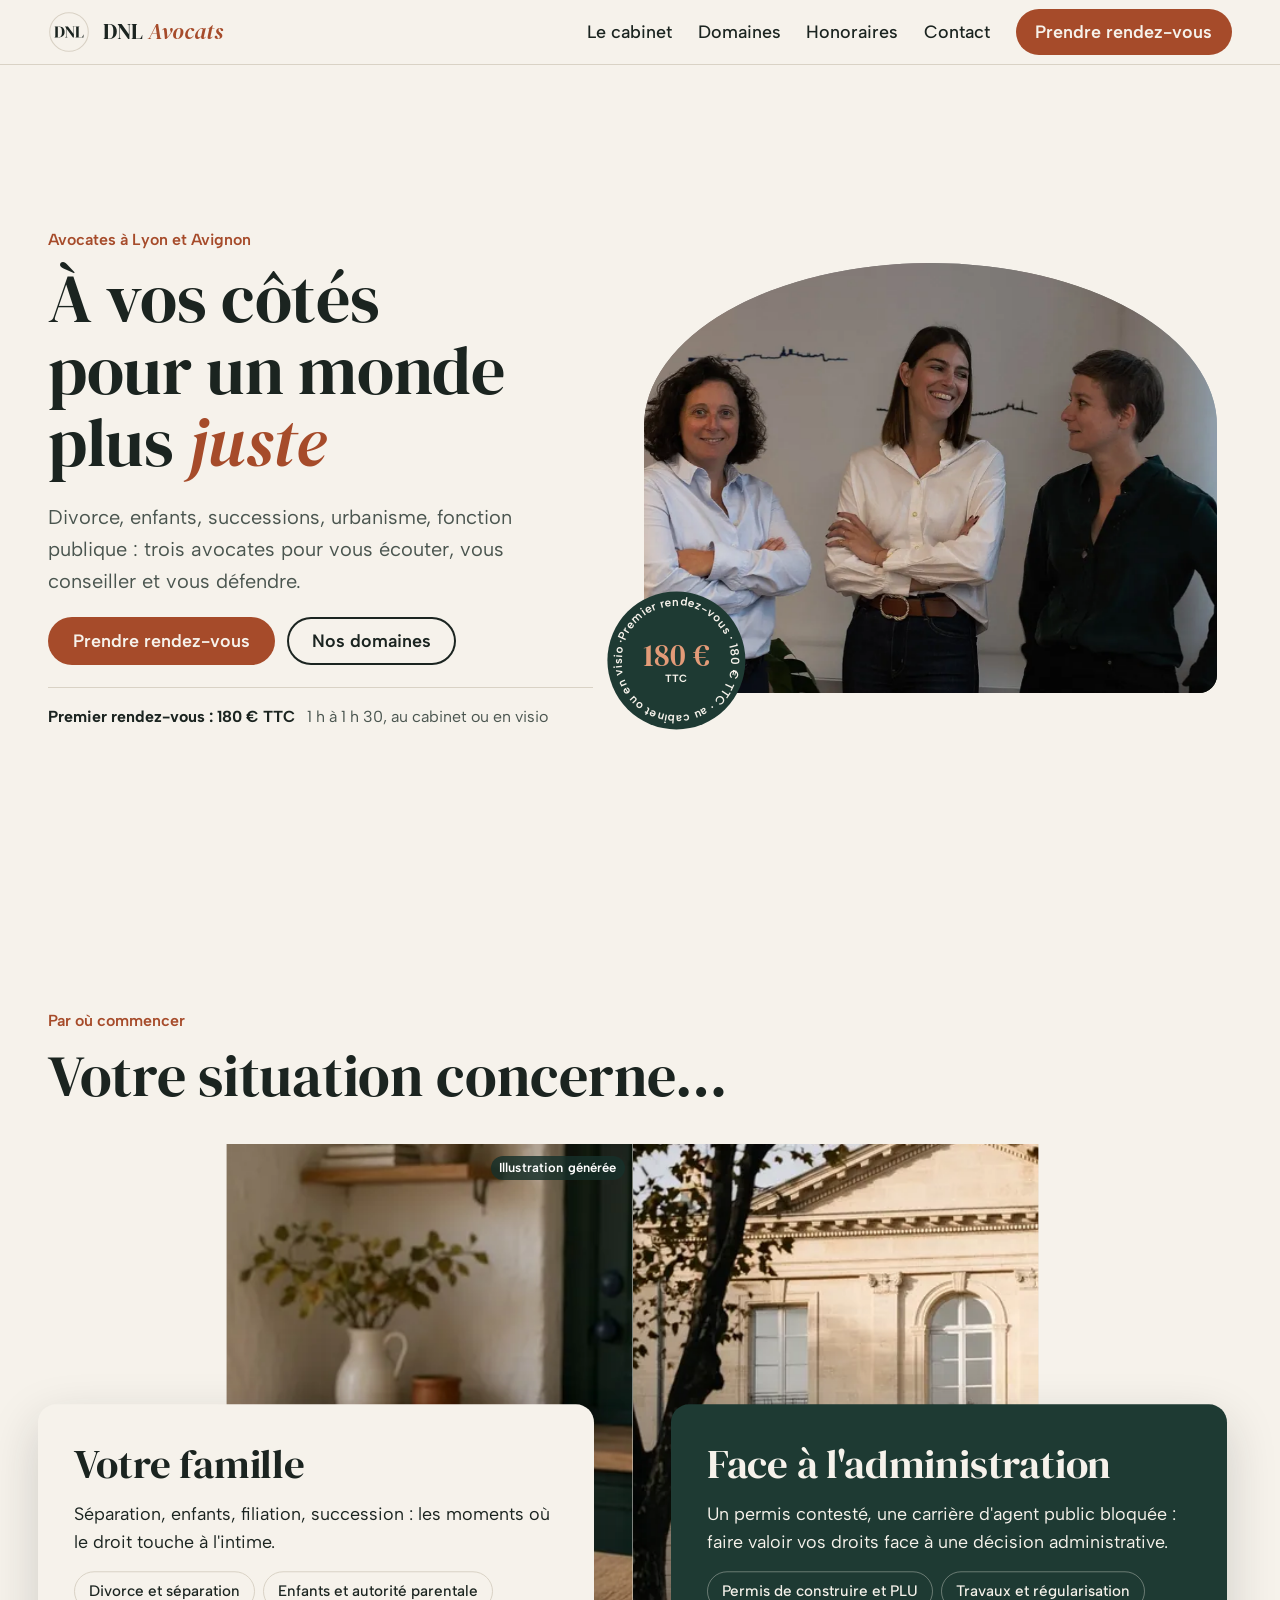
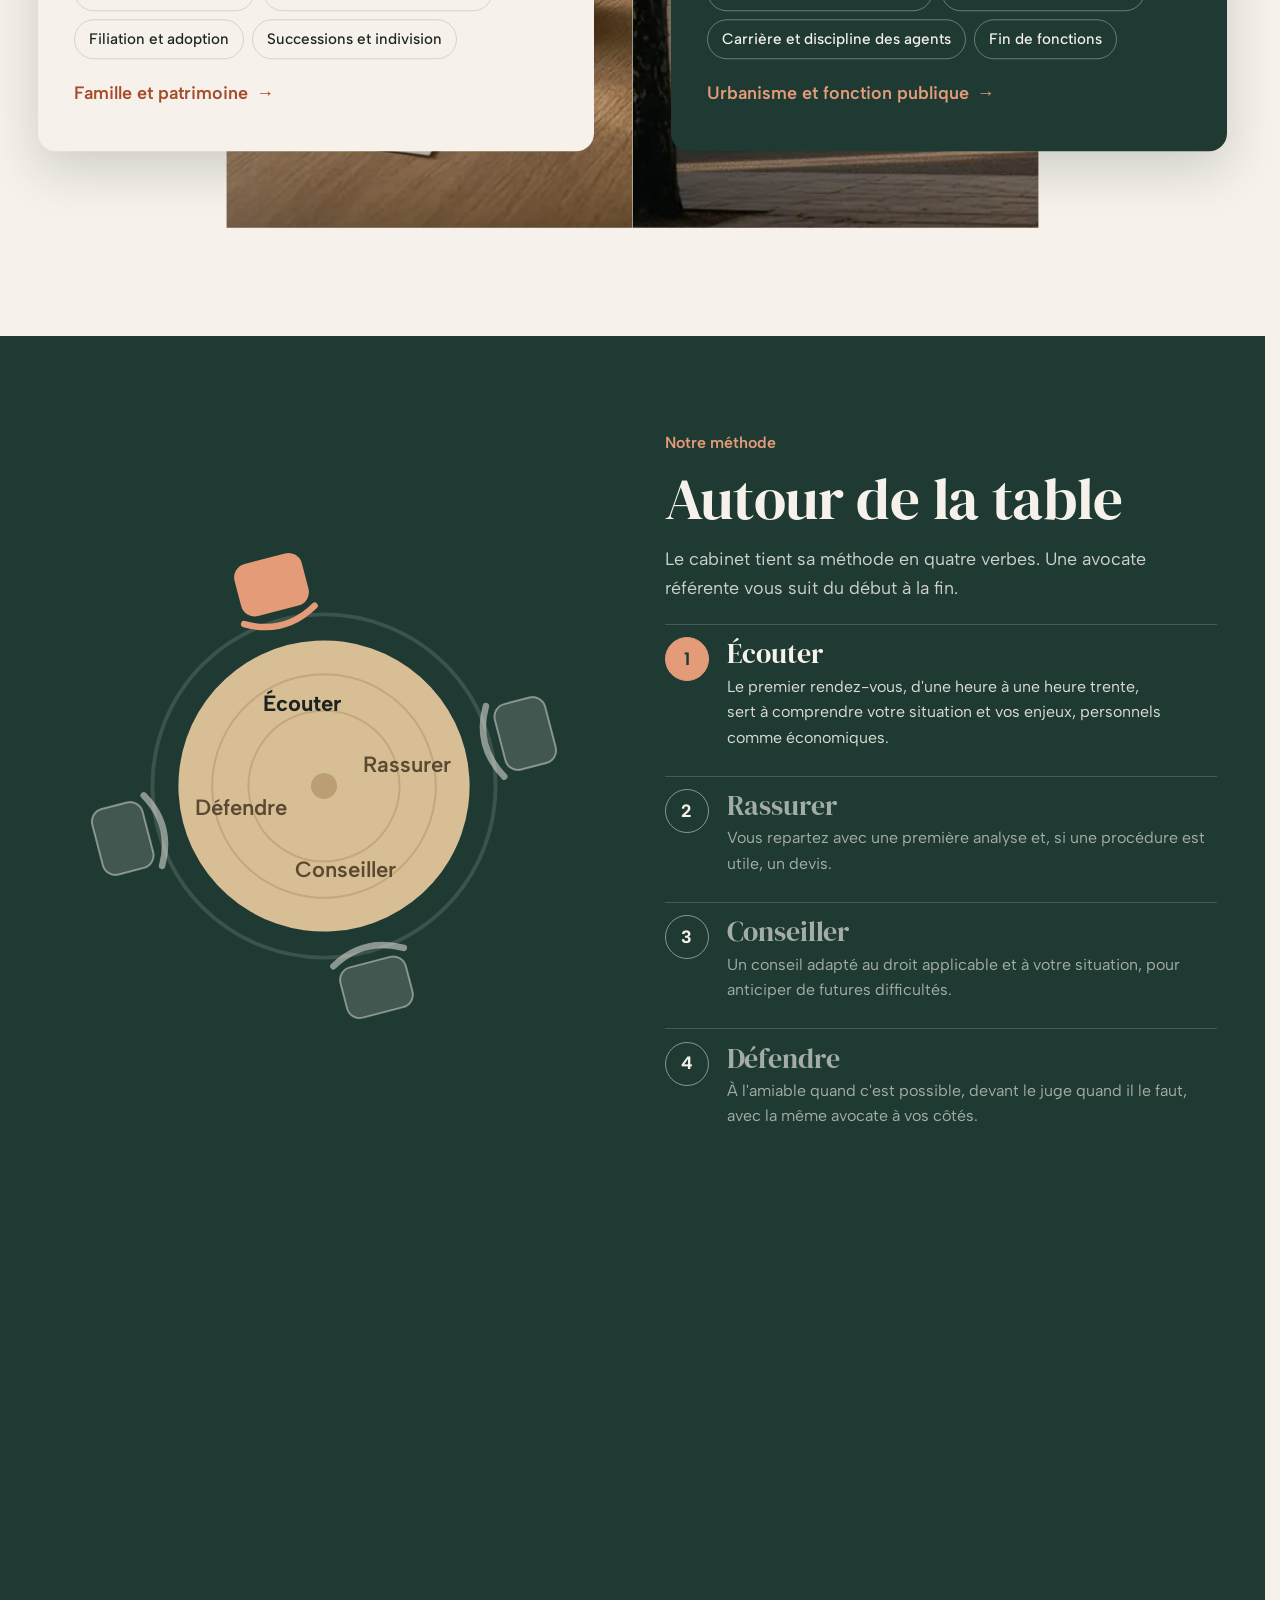
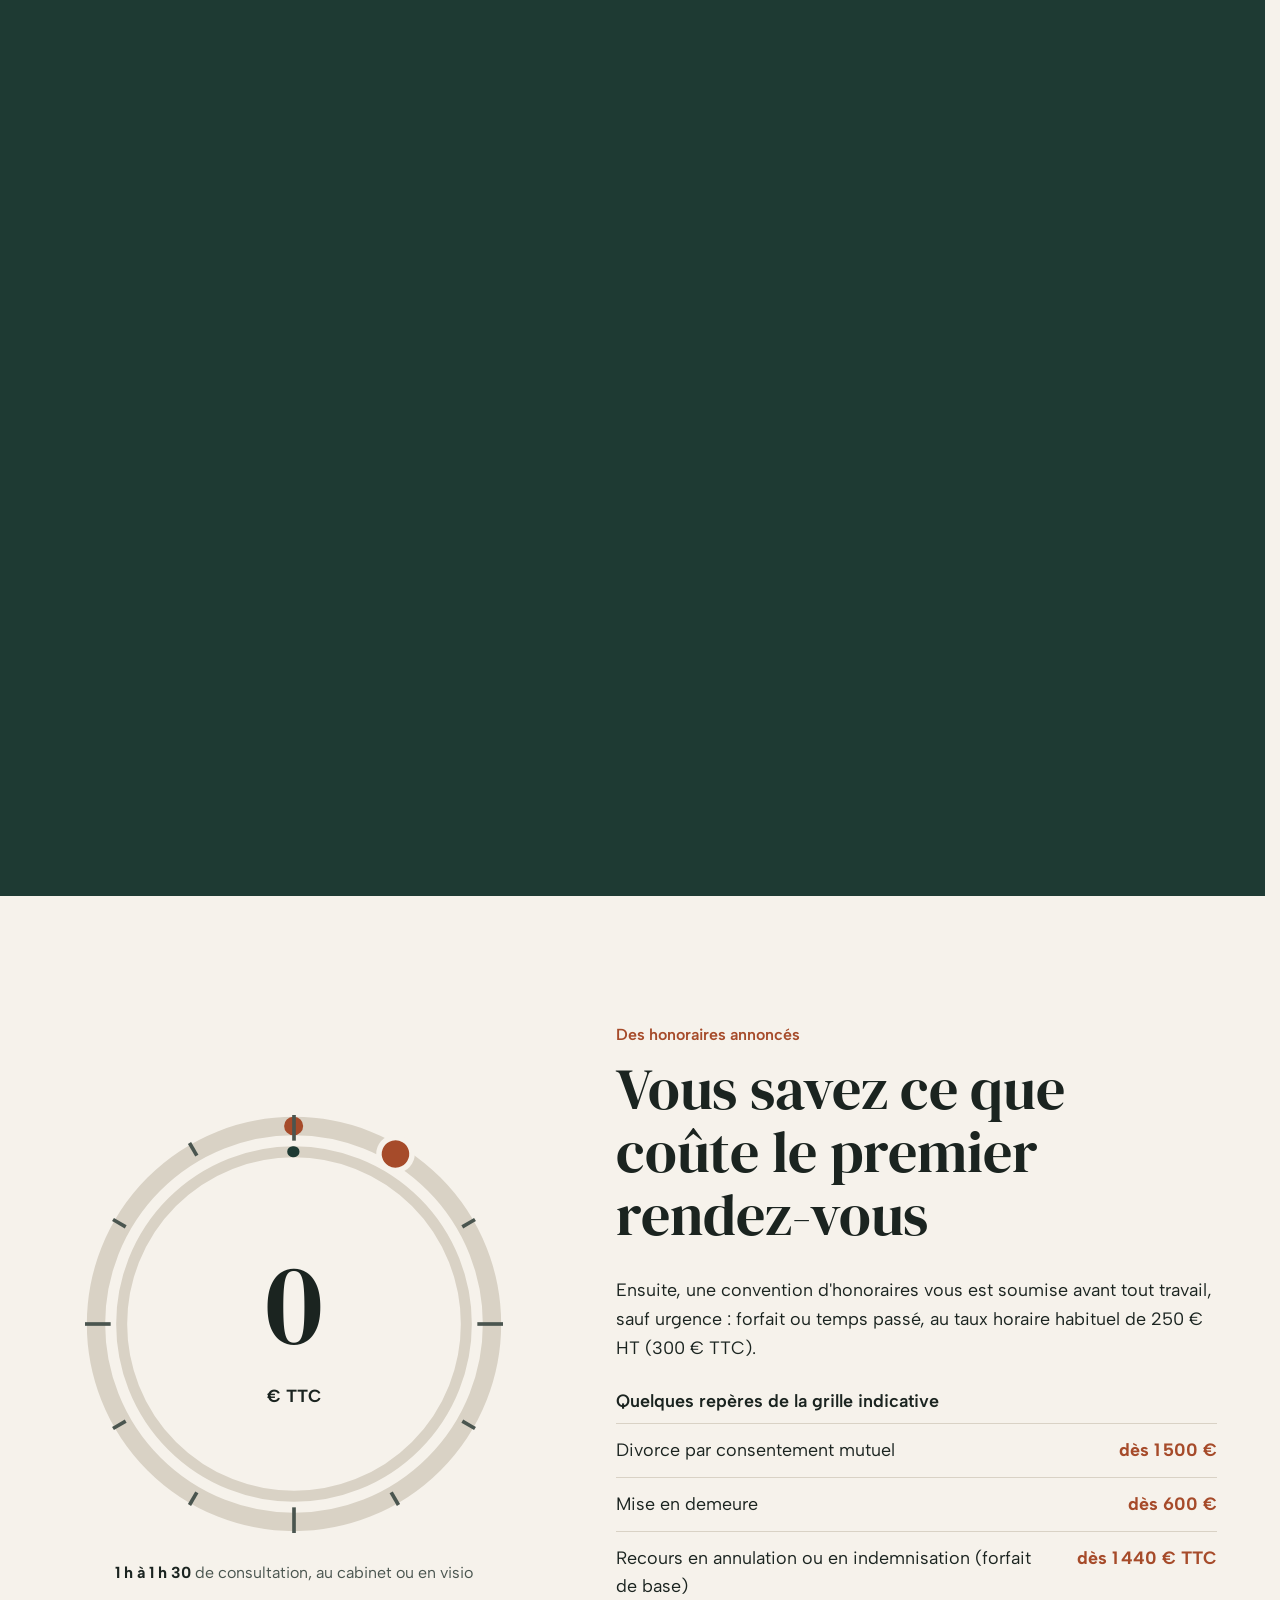
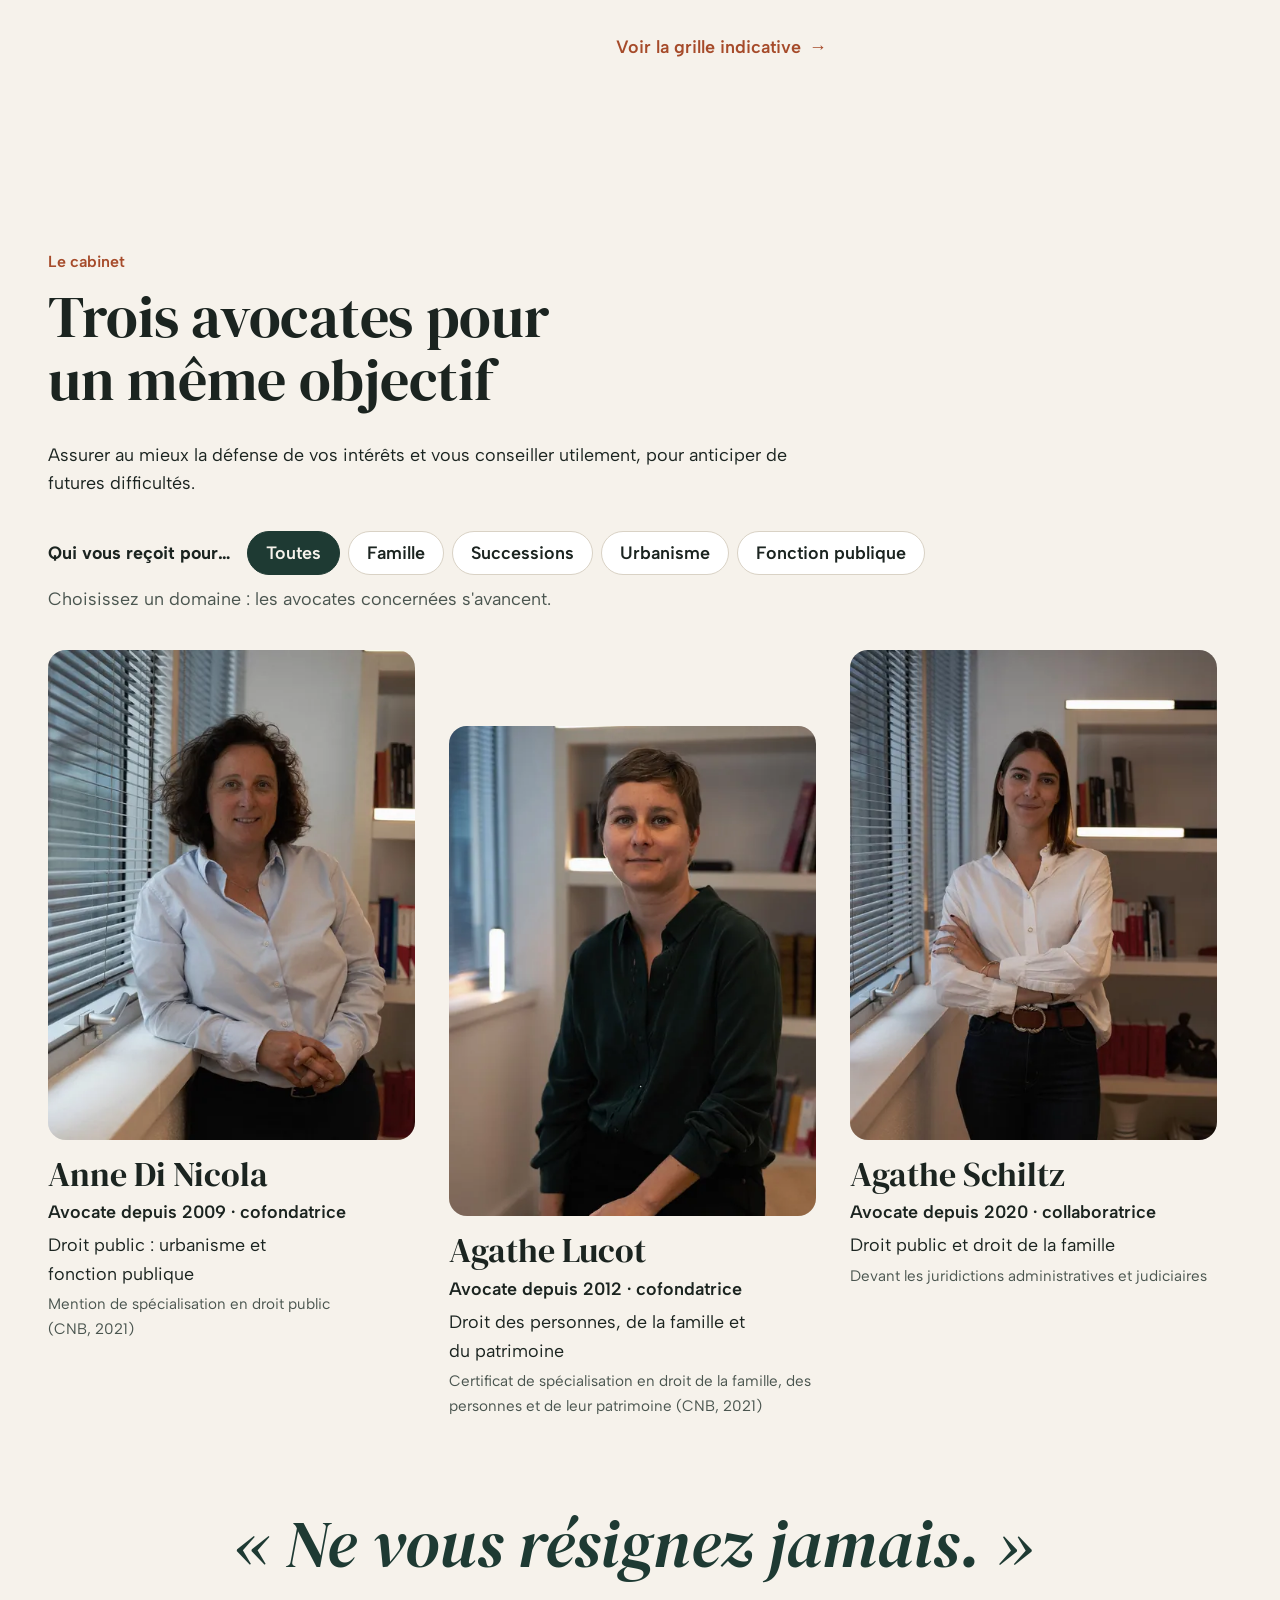
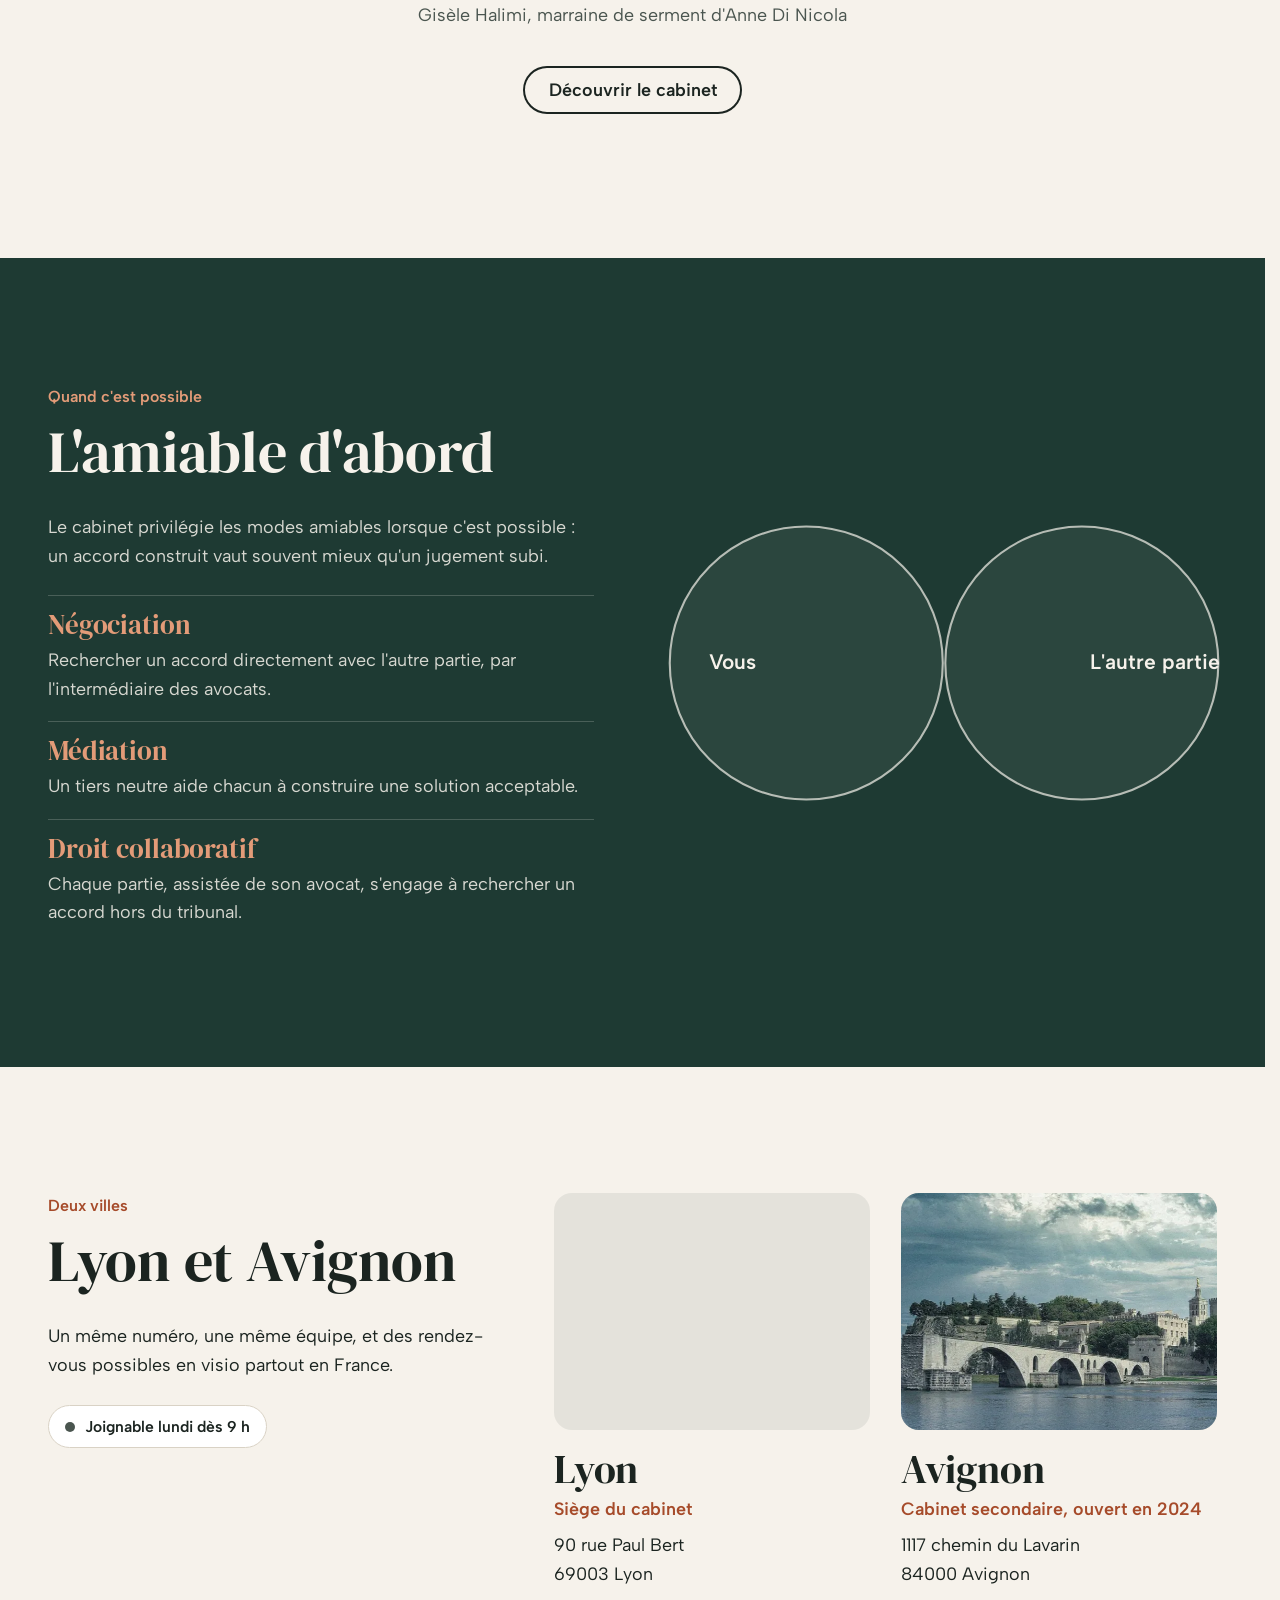
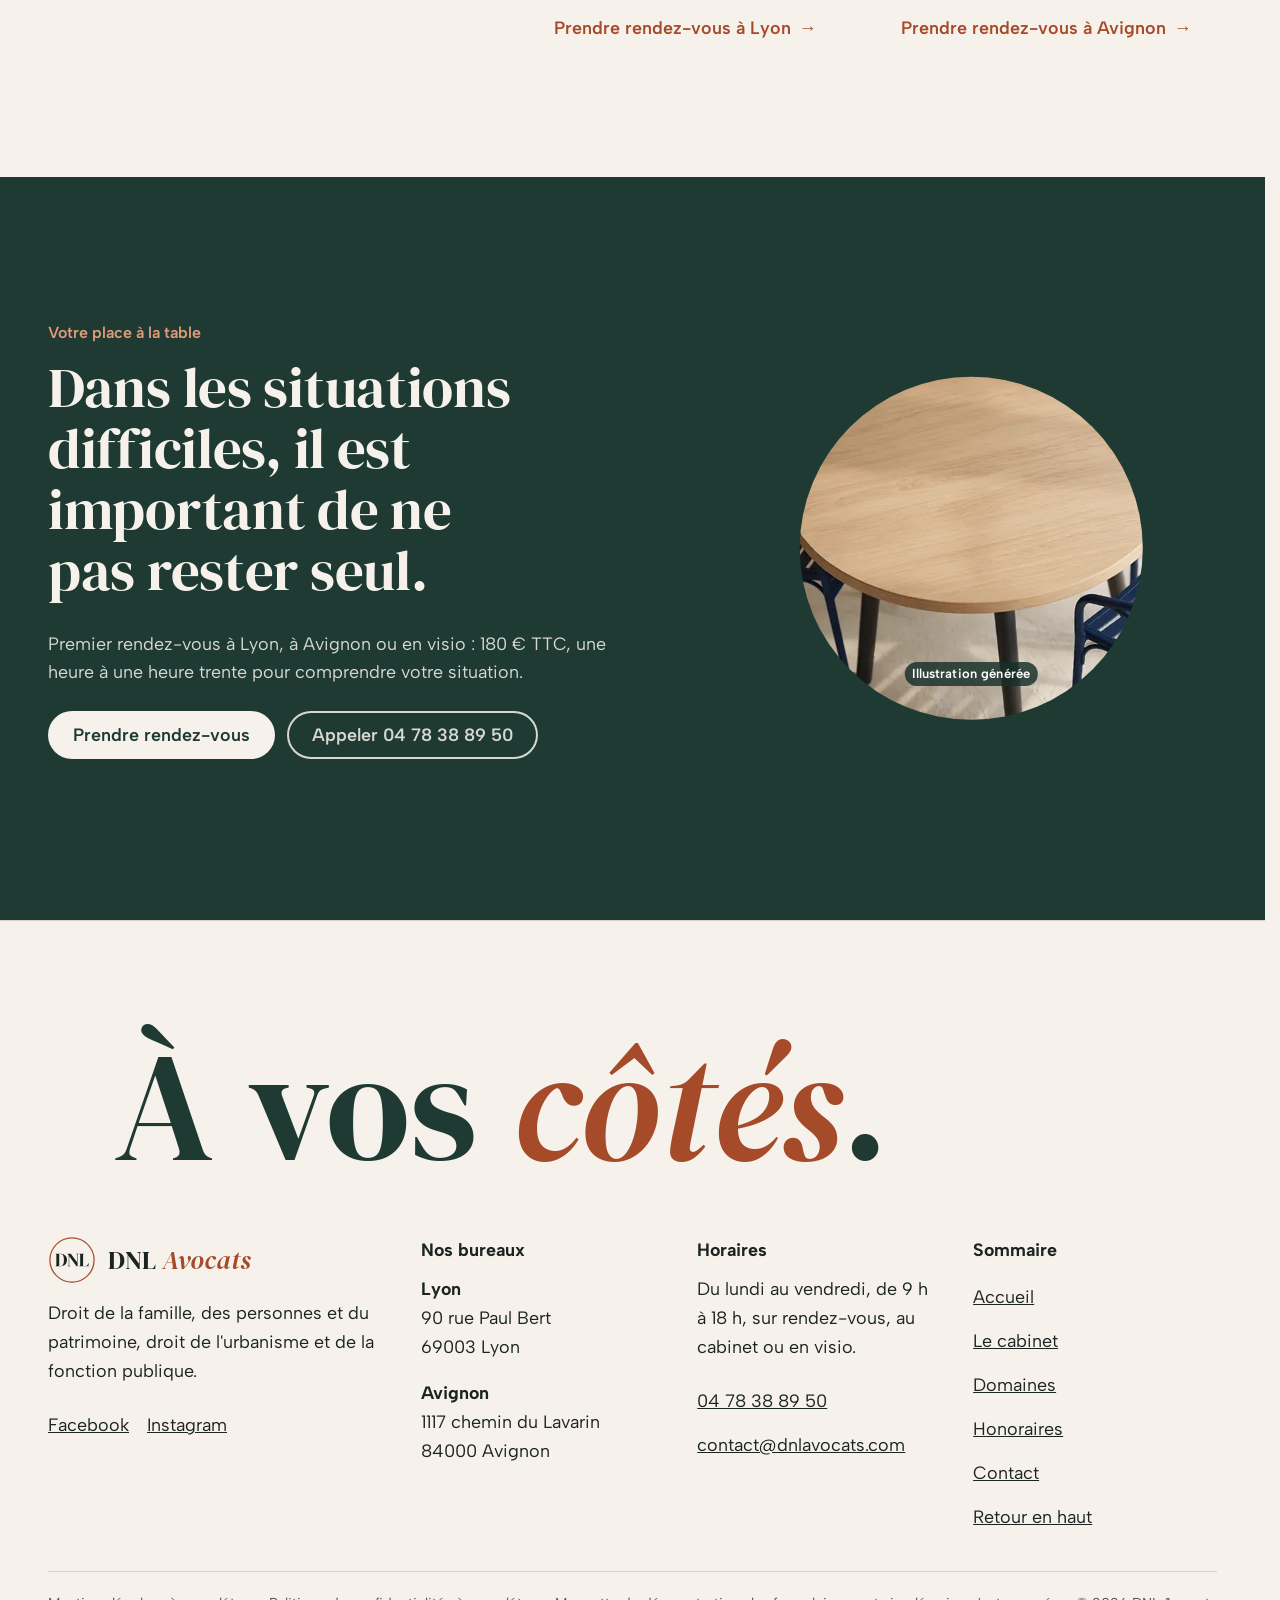
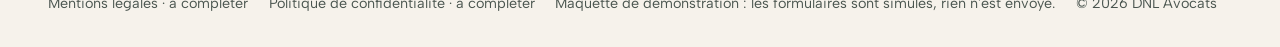
<file: index.html>
<!doctype html>
<html lang="fr" data-v="2" data-curseur>
<head>
<meta charset="utf-8">
<meta name="viewport" content="width=device-width, initial-scale=1, viewport-fit=cover">
<title>DNL Avocats · Avocates en droit de la famille et droit public à Lyon et Avignon</title>
<meta name="description" content="Trois avocates à Lyon et Avignon : divorce, enfants, successions, urbanisme, fonction publique. Premier rendez-vous 180 € TTC, au cabinet ou en visio.">
<meta name="robots" content="noindex, nofollow">
<link rel="canonical" href="https://dnl-avocats-maquette.vercel.app/">
<style>:root{--fond:#F6F2EB;--texte:#1B2420;--voile-fond:#1E3A33;--ouverture-fond:#F6F2EB;--menu-fond:#F6F2EB}:root { --entete-h: 72px; --barres-h: 0px; } html { background: var(--fond); color: var(--texte); scrollbar-gutter: stable; } body { margin: 0; background: var(--fond); } html.js:not(.secours):not([data-arrivee="retour"]) [data-anime] { opacity: 0; } html.js:not(.secours):not([data-arrivee="retour"]) [data-anime].vu { opacity: 1; } [data-voile] { position: fixed; inset: 0; z-index: 900; background: var(--voile-fond); transform: translateY(100%); visibility: hidden; pointer-events: none; } html[data-arrivee="voile"]:not(.voile-leve):not(.secours) [data-voile] { transform: none; visibility: visible; } html.secours [data-voile] { visibility: hidden !important; } .ouverture-panneau { position: fixed; inset: 0; z-index: 850; display: none; place-content: center; justify-items: center; background: var(--ouverture-fond, var(--voile-fond)); color: var(--fond); text-align: center; } html.js[data-arrivee="intro"]:not(.secours):not(.intro-finie) .ouverture-panneau { display: grid; } html.defilement-bloque, html.defilement-bloque body, html.js[data-arrivee="intro"]:not(.secours):not(.intro-finie), html.js[data-arrivee="intro"]:not(.secours):not(.intro-finie) body, html[data-arrivee="voile"]:not(.voile-leve):not(.secours), html[data-arrivee="voile"]:not(.voile-leve):not(.secours) body { overflow: hidden; } html.js[data-arrivee="intro"]:not(.secours):not(.intro-finie) { background-color: var(--ouverture-fond, var(--voile-fond)); } html[data-arrivee="voile"]:not(.voile-leve):not(.secours) { background-color: var(--voile-fond); }</style>
<script>(function () {
var d = document.documentElement, ss = null, ls = null;
try { ss = window.sessionStorage; ls = window.localStorage; } catch (e) {}
d.classList.add('js');
var nav = performance.getEntriesByType ? performance.getEntriesByType('navigation')[0] : null;
var type = nav ? nav.type : 'navigate';
var depart = null;
try { depart = JSON.parse(ss.getItem('socle:depart') || 'null'); ss.removeItem('socle:depart'); } catch (e) {}
if (depart && !(Date.now() - depart.t < 15000)) depart = null;
var mode = type === 'back_forward' ? 'retour' : type === 'reload' ? 'intro' : depart ? 'voile' : 'intro';
d.setAttribute('data-arrivee', mode);
if (mode === 'voile' && depart.couleur) d.style.setProperty('--voile-fond', depart.couleur);
if (type === 'reload' && 'scrollRestoration' in history) {
history.scrollRestoration = 'manual';
}
try {
var choisie = ls && ls.getItem('socle:langue');
var langue = (d.lang || '').slice(0, 2);
if (choisie && choisie !== langue && type === 'navigate' && !depart) {
var alt = document.querySelector('link[rel="alternate"][hreflang="' + choisie + '"]');
if (alt) location.replace(new URL(alt.href).pathname + location.search + location.hash);
}
} catch (e) {}
setTimeout(function () { if (!d.classList.contains('demarre')) d.classList.add('secours'); }, 2000);
})();</script>
<link rel="preload" href="/assets/fonts/dm-serif-display-latin-400-normal.woff2" as="font" type="font/woff2" crossorigin>
<link rel="preload" href="/assets/fonts/albert-sans-latin-wght-normal.woff2" as="font" type="font/woff2" crossorigin>
<link rel="stylesheet" href="/assets/css/socle.css?v=2">
<link rel="stylesheet" href="/assets/css/site.css?v=2">
<link rel="modulepreload" href="/assets/js/site.js?v=2">
<link rel="modulepreload" href="/assets/js/socle/index.js?v=2">
<script src="/assets/vendor/gsap.min.js" defer></script>
<script src="/assets/vendor/ScrollTrigger.min.js" defer></script>
<script src="/assets/vendor/SplitText.min.js" defer></script>
<script type="module" src="/assets/js/site.js?v=2"></script>
<meta name="theme-color" content="#F6F2EB">
<link rel="icon" href="/assets/images/favicon.svg" type="image/svg+xml">
<link rel="apple-touch-icon" href="/assets/images/apple-touch-icon.png">
<meta property="og:type" content="website">
<meta property="og:site_name" content="DNL Avocats">
<meta property="og:locale" content="fr_FR">
<meta property="og:title" content="DNL Avocats · Avocates en droit de la famille et droit public à Lyon et Avignon">
<meta property="og:description" content="Trois avocates à Lyon et Avignon : divorce, enfants, successions, urbanisme, fonction publique. Premier rendez-vous 180 € TTC, au cabinet ou en visio.">
<meta property="og:url" content="https://dnl-avocats-maquette.vercel.app/">
<meta property="og:image" content="https://dnl-avocats-maquette.vercel.app/assets/partage/accueil-fr.jpg">
<meta property="og:image:width" content="1200">
<meta property="og:image:height" content="630">
<meta property="og:image:alt" content="Les trois avocates de DNL Avocats devant le mur du cabinet de Lyon">
<meta name="twitter:card" content="summary_large_image">
<script type="application/ld+json">{"@context":"https://schema.org","@type":"LegalService","name":"DNL Avocats","legalName":"DNL AVOCATS SELARL","url":"https://dnl-avocats-maquette.vercel.app/","telephone":"+33478388950","email":"contact@dnlavocats.com","description":"Cabinet d'avocates à Lyon et Avignon : droit de la famille, des personnes et du patrimoine, successions, droit de l'urbanisme et de la fonction publique.","priceRange":"Premier rendez-vous 180 € TTC","areaServed":["Lyon","Avignon"],"address":{"@type":"PostalAddress","streetAddress":"90 rue Paul Bert","postalCode":"69003","addressLocality":"Lyon","addressCountry":"FR"},"location":[{"@type":"Place","name":"DNL Avocats Lyon","address":{"@type":"PostalAddress","streetAddress":"90 rue Paul Bert","postalCode":"69003","addressLocality":"Lyon","addressCountry":"FR"}},{"@type":"Place","name":"DNL Avocats Avignon","address":{"@type":"PostalAddress","streetAddress":"1117 chemin du Lavarin","postalCode":"84000","addressLocality":"Avignon","addressCountry":"FR"}}],"openingHoursSpecification":[{"@type":"OpeningHoursSpecification","dayOfWeek":["Monday","Tuesday","Wednesday","Thursday","Friday"],"opens":"09:00","closes":"18:00"}],"employee":[{"@type":"Person","name":"Anne Di Nicola","jobTitle":"Avocate"},{"@type":"Person","name":"Agathe Lucot","jobTitle":"Avocate"},{"@type":"Person","name":"Agathe Schiltz","jobTitle":"Avocate"}],"sameAs":["https://www.facebook.com/DNLAvocats","https://www.instagram.com/dnlavocats/"]}</script>
</head>
<body id="haut">
<div data-voile data-forme="iris" aria-hidden="true"><div class="voile-contenu"><svg class="mono mono--voile" viewBox="0 0 100 100" aria-hidden="true" focusable="false"><circle class="mono-anneau" cx="50" cy="50" r="46" pathLength="1"/><path class="mono-l" d="M25.12 63.14L15.28 63.14L15.28 62.74L16.12 62.42Q17.40 61.90 17.40 60.38L17.40 39.50Q17.40 37.90 16.12 37.46L15.28 37.14L15.28 36.74L25.84 36.74Q30.08 36.74 33.14 38.32Q36.20 39.90 37.86 42.84Q39.52 45.78 39.52 49.90Q39.52 54.10 37.72 57.06Q35.92 60.02 32.70 61.58Q29.48 63.14 25.12 63.14M23.40 37.54L23.40 62.34L25.12 62.34Q28 62.34 29.76 61.20Q31.52 60.06 32.34 57.36Q33.16 54.66 33.16 49.94Q33.16 45.22 32.34 42.52Q31.52 39.82 29.80 38.68Q28.08 37.54 25.28 37.54"/><path class="mono-l" d="M46.60 63.14L40.52 63.14L40.52 62.74L41.84 62.34Q42.56 62.14 42.88 61.56Q43.20 60.98 43.20 60.18L43.20 40.94Q42.76 39.98 42.50 39.50Q42.24 39.02 41.92 38.68Q41.60 38.34 41.04 37.82L40.36 37.14L40.36 36.74L47.44 36.74L60.72 54.86L60.72 39.78Q60.72 38.98 60.46 38.34Q60.20 37.70 59.40 37.50L58.08 37.14L58.08 36.74L63.80 36.74L63.80 37.14L62.72 37.50Q62 37.74 61.84 38.34Q61.68 38.94 61.68 39.74L61.68 63.26L59.44 63.26L44.16 42.26L44.16 60.18Q44.16 60.98 44.40 61.54Q44.64 62.10 45.40 62.34L46.60 62.74"/><path class="mono-l" d="M84.36 63.14L64.92 63.14L64.92 62.74L65.76 62.42Q66.60 62.10 66.82 61.64Q67.04 61.18 67.04 60.38L67.04 39.50Q67.04 38.70 66.80 38.22Q66.56 37.74 65.76 37.46L64.92 37.14L64.92 36.74L75.12 36.74L75.12 37.14L74.40 37.46Q73.64 37.74 73.36 38.24Q73.08 38.74 73.08 39.54L73.08 62.34L79.24 62.34Q80.72 62.34 81.42 61.62Q82.12 60.90 82.76 59.54L84.32 56.18L84.72 56.18"/></svg><span data-voile-libelle>Accueil</span></div></div>
<div class="ouverture-panneau" data-ouverture aria-hidden="true">
  <svg class="mono mono--intro" viewBox="0 0 100 100" aria-hidden="true" focusable="false" data-ouverture-objet><circle class="mono-anneau" cx="50" cy="50" r="46" pathLength="1"/><path class="mono-l" d="M25.12 63.14L15.28 63.14L15.28 62.74L16.12 62.42Q17.40 61.90 17.40 60.38L17.40 39.50Q17.40 37.90 16.12 37.46L15.28 37.14L15.28 36.74L25.84 36.74Q30.08 36.74 33.14 38.32Q36.20 39.90 37.86 42.84Q39.52 45.78 39.52 49.90Q39.52 54.10 37.72 57.06Q35.92 60.02 32.70 61.58Q29.48 63.14 25.12 63.14M23.40 37.54L23.40 62.34L25.12 62.34Q28 62.34 29.76 61.20Q31.52 60.06 32.34 57.36Q33.16 54.66 33.16 49.94Q33.16 45.22 32.34 42.52Q31.52 39.82 29.80 38.68Q28.08 37.54 25.28 37.54"/><path class="mono-l" d="M46.60 63.14L40.52 63.14L40.52 62.74L41.84 62.34Q42.56 62.14 42.88 61.56Q43.20 60.98 43.20 60.18L43.20 40.94Q42.76 39.98 42.50 39.50Q42.24 39.02 41.92 38.68Q41.60 38.34 41.04 37.82L40.36 37.14L40.36 36.74L47.44 36.74L60.72 54.86L60.72 39.78Q60.72 38.98 60.46 38.34Q60.20 37.70 59.40 37.50L58.08 37.14L58.08 36.74L63.80 36.74L63.80 37.14L62.72 37.50Q62 37.74 61.84 38.34Q61.68 38.94 61.68 39.74L61.68 63.26L59.44 63.26L44.16 42.26L44.16 60.18Q44.16 60.98 44.40 61.54Q44.64 62.10 45.40 62.34L46.60 62.74"/><path class="mono-l" d="M84.36 63.14L64.92 63.14L64.92 62.74L65.76 62.42Q66.60 62.10 66.82 61.64Q67.04 61.18 67.04 60.38L67.04 39.50Q67.04 38.70 66.80 38.22Q66.56 37.74 65.76 37.46L64.92 37.14L64.92 36.74L75.12 36.74L75.12 37.14L74.40 37.46Q73.64 37.74 73.36 38.24Q73.08 38.74 73.08 39.54L73.08 62.34L79.24 62.34Q80.72 62.34 81.42 61.62Q82.12 60.90 82.76 59.54L84.32 56.18L84.72 56.18"/></svg>
  <p class="ouverture-ligne">Avocates · Lyon &amp; Avignon</p>
</div>
<a class="evitement" href="#contenu">Aller au contenu</a>
<header data-entete>
  <div class="entete-rangee">
    <a class="entete-logo" href="/" data-libelle="Accueil" aria-current="page">
      <svg class="mono mono--entete" viewBox="0 0 100 100" aria-hidden="true" focusable="false" data-effet="lecture" data-grille="fil"><circle class="mono-anneau" cx="50" cy="50" r="46" pathLength="1"/><circle class="mono-progres" cx="50" cy="50" r="46" pathLength="1" transform="rotate(-90 50 50)"/><path class="mono-l" d="M25.12 63.14L15.28 63.14L15.28 62.74L16.12 62.42Q17.40 61.90 17.40 60.38L17.40 39.50Q17.40 37.90 16.12 37.46L15.28 37.14L15.28 36.74L25.84 36.74Q30.08 36.74 33.14 38.32Q36.20 39.90 37.86 42.84Q39.52 45.78 39.52 49.90Q39.52 54.10 37.72 57.06Q35.92 60.02 32.70 61.58Q29.48 63.14 25.12 63.14M23.40 37.54L23.40 62.34L25.12 62.34Q28 62.34 29.76 61.20Q31.52 60.06 32.34 57.36Q33.16 54.66 33.16 49.94Q33.16 45.22 32.34 42.52Q31.52 39.82 29.80 38.68Q28.08 37.54 25.28 37.54"/><path class="mono-l" d="M46.60 63.14L40.52 63.14L40.52 62.74L41.84 62.34Q42.56 62.14 42.88 61.56Q43.20 60.98 43.20 60.18L43.20 40.94Q42.76 39.98 42.50 39.50Q42.24 39.02 41.92 38.68Q41.60 38.34 41.04 37.82L40.36 37.14L40.36 36.74L47.44 36.74L60.72 54.86L60.72 39.78Q60.72 38.98 60.46 38.34Q60.20 37.70 59.40 37.50L58.08 37.14L58.08 36.74L63.80 36.74L63.80 37.14L62.72 37.50Q62 37.74 61.84 38.34Q61.68 38.94 61.68 39.74L61.68 63.26L59.44 63.26L44.16 42.26L44.16 60.18Q44.16 60.98 44.40 61.54Q44.64 62.10 45.40 62.34L46.60 62.74"/><path class="mono-l" d="M84.36 63.14L64.92 63.14L64.92 62.74L65.76 62.42Q66.60 62.10 66.82 61.64Q67.04 61.18 67.04 60.38L67.04 39.50Q67.04 38.70 66.80 38.22Q66.56 37.74 65.76 37.46L64.92 37.14L64.92 36.74L75.12 36.74L75.12 37.14L74.40 37.46Q73.64 37.74 73.36 38.24Q73.08 38.74 73.08 39.54L73.08 62.34L79.24 62.34Q80.72 62.34 81.42 61.62Q82.12 60.90 82.76 59.54L84.32 56.18L84.72 56.18"/></svg><span class="entete-nom">DNL <em>Avocats</em></span>
    </a>
    <nav data-nav aria-label="Navigation principale">
      <ul><li><a href="/cabinet" data-libelle="Le cabinet">Le cabinet</a></li><li><a href="/domaines" data-libelle="Domaines">Domaines</a></li><li><a href="/honoraires" data-libelle="Honoraires">Honoraires</a></li><li><a href="/contact" data-libelle="Contact">Contact</a></li></ul>
    </nav>
    <div class="entete-actions">
      <a class="bouton" href="/contact" data-libelle="Contact">Prendre rendez-vous</a>
      <button type="button" data-menu-bouton aria-controls="menu" aria-expanded="false" data-libelle-ouvrir="Menu" data-libelle-fermer="Fermer"><span data-libelle-bouton>Menu</span></button>
      <a class="menu-sansjs" href="#menu" data-menu-lien>Menu</a>
    </div>
  </div>
</header>
<script>/* Avant le premier affichage : rangées de la navigation (même règle que ajusterNav dans assets/js/socle/entete.js)
   et hauteur réelle de l'en-tête, pour que rien ne saute quand le JavaScript du site prend la main. */
(function () {
  var h = document.documentElement, u = document.querySelector('[data-nav] ul'), e = document.querySelector('[data-entete]');
  if (u) {
    var deborde = function () { return u.scrollWidth > u.clientWidth + 1; }, c = deborde();
    if (c && window.matchMedia('(min-width: 900px)').matches) {
      h.classList.add('nav-deux-rangees'); c = deborde();
      if (c) { h.classList.add('nav-deux-lignes'); var a = u.querySelector('a'); c = !a || u.getBoundingClientRect().height > a.getBoundingClientRect().height * 2.5; }
      if (c) h.classList.remove('nav-deux-rangees', 'nav-deux-lignes');
    }
    if (c) h.classList.add('nav-compacte');
  }
  if (e) h.style.setProperty('--entete-h', Math.round(e.getBoundingClientRect().height) + 'px');
})();</script>
<span id="menu-ferme" aria-hidden="true"></span>
<div id="menu" data-menu role="dialog" aria-modal="true" aria-label="Menu">
  <p class="menu-sansjs-fermer"><a href="#menu-ferme">Fermer</a></p>
  <ul><li style="--i:0"><a href="/" class="menu-lien" data-libelle="Accueil" aria-current="page">Accueil</a></li><li style="--i:1"><a href="/cabinet" class="menu-lien" data-libelle="Le cabinet">Le cabinet</a></li><li style="--i:2"><a href="/domaines" class="menu-lien" data-libelle="Domaines">Domaines</a></li><li style="--i:3"><a href="/honoraires" class="menu-lien" data-libelle="Honoraires">Honoraires</a></li><li style="--i:4"><a href="/contact" class="menu-lien" data-libelle="Contact">Contact</a></li></ul>
  <p><a class="bouton" href="tel:+33478388950">Appeler 04 78 38 89 50</a></p>
</div>
<main id="contenu" tabindex="-1">
<section class="hero" id="debut">
  <div class="hero-texte">
    <p class="surtitre hero-surtitre masque-ecran-tres-bas o-suite">Avocates à Lyon et Avignon</p>
    <h1 class="hero-titre"><span class="ligne-masque"><span class="hero-ligne">À vos côtés</span></span><span class="ligne-masque"><span class="hero-ligne">pour un monde</span></span><span class="ligne-masque"><span class="hero-ligne">plus <em>juste</em></span></span></h1>
    <p class="hero-intro masque-ecran-bas masque-petit o-suite">Divorce, enfants, successions, urbanisme, fonction publique : trois avocates pour vous écouter, vous conseiller et vous défendre.</p>
    <div class="hero-actions o-suite">
      <a href="/contact" class="bouton" data-libelle="Contact" data-action-principale data-survol="magnetique">Prendre rendez-vous</a>
      <a href="/domaines" class="bouton bouton--contour masque-ecran-tres-bas" data-libelle="Domaines">Nos domaines</a>
    </div>
    <p class="hero-info o-suite" data-info-cle><strong>Premier rendez-vous : 180 € TTC</strong><span>1 h à 1 h 30, au cabinet ou en visio</span></p>
  </div>
  <div class="hero-visuel">
    <figure class="media hero-arche" data-iris-centre data-fx="parallaxe" data-fx-force="6" style="--cadrage:54% 46%">
  <picture>
    <img src="/assets/images/equipe-1280.webp" srcset="/assets/images/equipe-640.webp 640w, /assets/images/equipe-960.webp 960w, /assets/images/equipe-1280.webp 1280w, /assets/images/equipe-1600.webp 1600w" sizes="(max-width: 760px) 100vw, 56vw" alt="Anne Di Nicola, Agathe Schiltz et Agathe Lucot, souriantes, devant le mur du cabinet de Lyon orné d&#39;une silhouette de la ville" width="1280" height="960" fetchpriority="high" loading="eager" decoding="async">
  </picture>
</figure>
    <svg class="pastille o-suite" viewBox="0 0 200 200" data-effet="pastille" data-superpose data-audit-ignorer aria-hidden="true">
      <defs><path id="pastille-cercle" d="M100,100 m-78,0 a78,78 0 1,1 156,0 a78,78 0 1,1 -156,0"/></defs>
      <circle cx="100" cy="100" r="98" class="pastille-fond"/>
      <g class="pastille-tour"><g class="pastille-texte"><text><textPath href="#pastille-cercle" textLength="490" lengthAdjust="spacing">Premier rendez-vous · 180 € TTC · au cabinet ou en visio · </textPath></text></g></g>
      <text x="100" y="108" text-anchor="middle" class="pastille-prix">180 €</text><text x="100" y="130" text-anchor="middle" class="pastille-ttc">TTC</text>
    </svg>
  </div>
</section>
<section class="situation" id="situation" aria-labelledby="situation-titre">
  <div class="conteneur situation-tete">
    <p class="surtitre" data-anime>Par où commencer</p>
    <h2 id="situation-titre" data-anime="lignes">Votre situation concerne…</h2>
  </div>
  <div class="partage">
    <article class="partage-moitie partage-moitie--famille" data-cote="g" data-effet="partage">
      <figure class="media partage-media" data-grok data-fx="parallaxe" data-fx-force="8" style="--cadrage:39% 46%">
  <picture>
    <img src="/assets/images/grok/accueil-famille-1200.webp" srcset="/assets/images/grok/accueil-famille-640.webp 640w, /assets/images/grok/accueil-famille-960.webp 960w, /assets/images/grok/accueil-famille-1200.webp 1200w" sizes="(max-width: 760px) 100vw, 50vw" alt="Table de cuisine familiale au matin, deux tasses et un dessin aux crayons" width="1200" height="1500" loading="lazy" decoding="async">
  </picture><figcaption class="mention-ia">Illustration générée</figcaption>
</figure>
      <div class="partage-carte">
        <h3>Votre famille</h3>
        <p>Séparation, enfants, filiation, succession : les moments où le droit touche à l&#39;intime.</p>
        <ul class="partage-liste"><li><a href="/domaines#famille" data-libelle="Domaines">Divorce et séparation</a></li><li><a href="/domaines#famille" data-libelle="Domaines">Enfants et autorité parentale</a></li><li><a href="/domaines#famille" data-libelle="Domaines">Filiation et adoption</a></li><li><a href="/domaines#successions" data-libelle="Domaines">Successions et indivision</a></li></ul>
        <a href="/domaines#famille" class="lien-fleche" data-libelle="Domaines">Famille et patrimoine <span aria-hidden="true">→</span></a>
      </div>
    </article>
    <article class="partage-moitie partage-moitie--public" data-cote="d" data-effet="partage">
      <figure class="media partage-media" data-grok data-fx="parallaxe" data-fx-force="8" style="--cadrage:50% 36%">
  <picture>
    <img src="/assets/images/grok/accueil-public-1200.webp" srcset="/assets/images/grok/accueil-public-640.webp 640w, /assets/images/grok/accueil-public-960.webp 960w, /assets/images/grok/accueil-public-1200.webp 1200w" sizes="(max-width: 760px) 100vw, 50vw" alt="Façade claire d&#39;un bâtiment public vue depuis une place plantée de platanes" width="1200" height="1500" loading="lazy" decoding="async">
  </picture><figcaption class="mention-ia">Illustration générée</figcaption>
</figure>
      <div class="partage-carte">
        <h3>Face à l&#39;administration</h3>
        <p>Un permis contesté, une carrière d&#39;agent public bloquée : faire valoir vos droits face à une décision administrative.</p>
        <ul class="partage-liste"><li><a href="/domaines#urbanisme" data-libelle="Domaines">Permis de construire et PLU</a></li><li><a href="/domaines#urbanisme" data-libelle="Domaines">Travaux et régularisation</a></li><li><a href="/domaines#fonction-publique" data-libelle="Domaines">Carrière et discipline des agents</a></li><li><a href="/domaines#fonction-publique" data-libelle="Domaines">Fin de fonctions</a></li></ul>
        <a href="/domaines#urbanisme" class="lien-fleche" data-libelle="Domaines">Urbanisme et fonction publique <span aria-hidden="true">→</span></a>
      </div>
    </article>
  </div>
</section>
<section class="methode" id="methode" data-scene data-entete-cache aria-labelledby="methode-titre">
  <div class="methode-cadre" data-collant>
    <div class="conteneur methode-grille">
      <div class="methode-visuel">
        <svg class="table " viewBox="0 0 400 400" data-effet="table-ronde" data-visuel role="img" aria-label="Table ronde vue de dessus : quatre places, une par étape de la méthode">
  <circle class="table-anneau-piste" cx="200" cy="200" r="132"/>
  <circle class="table-anneau" cx="200" cy="200" r="132" pathLength="1" transform="rotate(-90 200 200)"/>
  <g class="table-tourne">
  <g class="place" data-place="0" transform="translate(200.0 40.0) rotate(0)"><rect class="place-assise" x="-26" y="-20" width="52" height="40" rx="10"/><path class="place-dossier" d="M-28 24 Q0 40 28 24"/></g><g class="place" data-place="1" transform="translate(360.0 200.0) rotate(90)"><rect class="place-assise" x="-26" y="-20" width="52" height="40" rx="10"/><path class="place-dossier" d="M-28 24 Q0 40 28 24"/></g><g class="place" data-place="2" transform="translate(200.0 360.0) rotate(180)"><rect class="place-assise" x="-26" y="-20" width="52" height="40" rx="10"/><path class="place-dossier" d="M-28 24 Q0 40 28 24"/></g><g class="place" data-place="3" transform="translate(40.0 200.0) rotate(270)"><rect class="place-assise" x="-26" y="-20" width="52" height="40" rx="10"/><path class="place-dossier" d="M-28 24 Q0 40 28 24"/></g>
  <circle class="table-plateau" cx="200" cy="200" r="112"/>
  <circle class="table-veine" cx="200" cy="200" r="86"/>
  <circle class="table-veine" cx="200" cy="200" r="58"/>
  <circle class="table-centre" cx="200" cy="200" r="10"/>
  <text class="place-libelle" data-libelle-place="0" data-x="200.0" data-y="134.0" x="200.0" y="140.0" text-anchor="middle">Écouter</text><text class="place-libelle" data-libelle-place="1" data-x="266.0" data-y="200.0" x="266.0" y="206.0" text-anchor="middle">Rassurer</text><text class="place-libelle" data-libelle-place="2" data-x="200.0" data-y="266.0" x="200.0" y="272.0" text-anchor="middle">Conseiller</text><text class="place-libelle" data-libelle-place="3" data-x="134.0" data-y="200.0" x="134.0" y="206.0" text-anchor="middle">Défendre</text>
  </g>
</svg>
      </div>
      <div class="methode-texte">
        <p class="surtitre">Notre méthode</p>
        <h2 id="methode-titre" data-anime="lignes">Autour de la table</h2>
        <p class="methode-intro masque-ecran-bas">Le cabinet tient sa méthode en quatre verbes. Une avocate référente vous suit du début à la fin.</p>
        <ol class="methode-etapes" data-etapes>
          <li class="methode-etape est-active" data-etape="0"><button type="button" class="methode-num" data-aller-etape="0" aria-label="Aller à l&#39;étape 1 : Écouter">1</button><div><h3>Écouter</h3><p>Le premier rendez-vous, d&#39;une heure à une heure trente, sert à comprendre votre situation et vos enjeux, personnels comme économiques.</p></div></li><li class="methode-etape" data-etape="1"><button type="button" class="methode-num" data-aller-etape="1" aria-label="Aller à l&#39;étape 2 : Rassurer">2</button><div><h3>Rassurer</h3><p>Vous repartez avec une première analyse et, si une procédure est utile, un devis.</p></div></li><li class="methode-etape" data-etape="2"><button type="button" class="methode-num" data-aller-etape="2" aria-label="Aller à l&#39;étape 3 : Conseiller">3</button><div><h3>Conseiller</h3><p>Un conseil adapté au droit applicable et à votre situation, pour anticiper de futures difficultés.</p></div></li><li class="methode-etape" data-etape="3"><button type="button" class="methode-num" data-aller-etape="3" aria-label="Aller à l&#39;étape 4 : Défendre">4</button><div><h3>Défendre</h3><p>À l&#39;amiable quand c&#39;est possible, devant le juge quand il le faut, avec la même avocate à vos côtés.</p></div></li>
        </ol>
      </div>
    </div>
  </div>
</section>
<section class="annonce conteneur" id="honoraires" aria-labelledby="annonce-titre">
  <div class="annonce-visuel" data-visuel>
    <svg class="horloge" viewBox="0 0 240 240" data-effet="horloge" role="img" aria-label="Anneau de durée : une heure à une heure trente">
      <circle class="horloge-piste" cx="120" cy="120" r="108"/>
      <circle class="horloge-heure" cx="120" cy="120" r="108" pathLength="1" transform="rotate(-90 120 120)"/>
      <circle class="horloge-piste horloge-piste--int" cx="120" cy="120" r="94"/>
      <circle class="horloge-demi" cx="120" cy="120" r="94" pathLength="1" transform="rotate(-90 120 120)"/>
      <line class="horloge-cran" x1="120" y1="6" x2="120" y2="20" transform="rotate(0 120 120)"/><line class="horloge-cran" x1="120" y1="6" x2="120" y2="14" transform="rotate(30 120 120)"/><line class="horloge-cran" x1="120" y1="6" x2="120" y2="14" transform="rotate(60 120 120)"/><line class="horloge-cran" x1="120" y1="6" x2="120" y2="20" transform="rotate(90 120 120)"/><line class="horloge-cran" x1="120" y1="6" x2="120" y2="14" transform="rotate(120 120 120)"/><line class="horloge-cran" x1="120" y1="6" x2="120" y2="14" transform="rotate(150 120 120)"/><line class="horloge-cran" x1="120" y1="6" x2="120" y2="20" transform="rotate(180 120 120)"/><line class="horloge-cran" x1="120" y1="6" x2="120" y2="14" transform="rotate(210 120 120)"/><line class="horloge-cran" x1="120" y1="6" x2="120" y2="14" transform="rotate(240 120 120)"/><line class="horloge-cran" x1="120" y1="6" x2="120" y2="20" transform="rotate(270 120 120)"/><line class="horloge-cran" x1="120" y1="6" x2="120" y2="14" transform="rotate(300 120 120)"/><line class="horloge-cran" x1="120" y1="6" x2="120" y2="14" transform="rotate(330 120 120)"/>
      <g class="horloge-tete horloge-tete--heure"><circle cx="120" cy="12" r="9"/></g>
      <g class="horloge-tete horloge-tete--demi"><circle cx="120" cy="26" r="6"/></g>
    </svg>
    <p class="annonce-prix" aria-hidden="true"><span class="annonce-nombre" data-compteur="180">180</span><span class="annonce-unite">€ TTC</span></p>
    <p class="annonce-duree"><strong>1 h à 1 h 30</strong> de consultation, au cabinet ou en visio</p>
  </div>
  <div class="annonce-texte">
    <p class="surtitre" data-anime>Des honoraires annoncés</p>
    <h2 id="annonce-titre" data-anime="lignes">Vous savez ce que coûte le premier rendez-vous</h2>
    <p class="visuellement-cache">180 € TTC, 1 h à 1 h 30 de consultation, au cabinet ou en visio.</p>
    <p data-anime>Ensuite, une convention d&#39;honoraires vous est soumise avant tout travail, sauf urgence : forfait ou temps passé, au taux horaire habituel de 250 € HT (300 € TTC).</p>
    <p class="annonce-exemples-titre" data-anime>Quelques repères de la grille indicative</p>
    <ul class="tarifs-mini" data-anime="cascade">
      <li><span>Divorce par consentement mutuel</span><strong data-prix>dès 1 500 €</strong></li><li><span>Mise en demeure</span><strong data-prix>dès 600 €</strong></li><li><span>Recours en annulation ou en indemnisation (forfait de base)</span><strong data-prix>dès 1 440 € TTC</strong></li>
    </ul>
    <a href="/honoraires#grille" class="lien-fleche" data-libelle="Honoraires">Voir la grille indicative <span aria-hidden="true">→</span></a>
  </div>
</section>
<section class="avocates" id="avocates" aria-labelledby="avocates-titre">
  <div class="conteneur">
    <div class="avocates-tete">
      <p class="surtitre" data-anime>Le cabinet</p>
      <h2 id="avocates-titre" data-anime="lignes">Trois avocates pour un même objectif</h2>
      <p data-anime>Assurer au mieux la défense de vos intérêts et vous conseiller utilement, pour anticiper de futures difficultés.</p>
    </div>
    <div class="qui" data-qui data-anime data-grille="manipuler">
      <p class="qui-titre" id="qui-titre">Qui vous reçoit pour…</p>
      <div class="qui-puces" role="group" aria-labelledby="qui-titre">
        <button type="button" class="qui-puce" data-qui-domaine="tous" aria-pressed="true">Toutes</button>
        <button type="button" class="qui-puce" data-qui-domaine="famille" data-avocates="agathe-lucot agathe-schiltz" data-reponse="Me Lucot et Me Schiltz vous reçoivent pour une question de famille." aria-pressed="false">Famille</button><button type="button" class="qui-puce" data-qui-domaine="successions" data-avocates="agathe-lucot agathe-schiltz" data-reponse="Me Lucot et Me Schiltz vous reçoivent pour une succession ou une indivision." aria-pressed="false">Successions</button><button type="button" class="qui-puce" data-qui-domaine="urbanisme" data-avocates="anne-di-nicola" data-reponse="Me Di Nicola vous reçoit pour un dossier d&#39;urbanisme." aria-pressed="false">Urbanisme</button><button type="button" class="qui-puce" data-qui-domaine="fonction-publique" data-avocates="anne-di-nicola agathe-schiltz" data-reponse="Me Di Nicola et Me Schiltz vous reçoivent pour votre carrière d&#39;agent public." aria-pressed="false">Fonction publique</button>
      </div>
      <p class="qui-reponse" data-qui-reponse aria-live="polite">Choisissez un domaine : les avocates concernées s&#39;avancent.</p>
    </div>
    <ul class="avocates-grille" data-anime="cascade" data-effet="qui">
      <li class="avocate" data-avocate="anne-di-nicola">
        <a href="/cabinet#anne-di-nicola" class="avocate-lien" data-libelle="Le cabinet"><figure class="media avocate-media" style="--cadrage:52% 34%">
  <picture>
    <img src="/assets/images/anne-di-nicola-960.webp" srcset="/assets/images/anne-di-nicola-480.webp 480w, /assets/images/anne-di-nicola-640.webp 640w, /assets/images/anne-di-nicola-960.webp 960w" sizes="(max-width: 760px) 100vw, 33vw" alt="Portrait de Maître Anne Di Nicola, chemise bleu ciel, devant une fenêtre du cabinet" width="960" height="1280" loading="lazy" decoding="async">
  </picture>
</figure><span class="avocate-nom">Anne Di Nicola</span></a>
        <p class="avocate-depuis">Avocate depuis 2009 · cofondatrice</p>
        <p class="avocate-domaine">Droit public : urbanisme et fonction publique</p>
        <p class="avocate-mention">Mention de spécialisation en droit public (CNB, 2021)</p>
      </li><li class="avocate" data-avocate="agathe-lucot">
        <a href="/cabinet#agathe-lucot" class="avocate-lien" data-libelle="Le cabinet"><figure class="media avocate-media" style="--cadrage:53% 34%">
  <picture>
    <img src="/assets/images/agathe-lucot-960.webp" srcset="/assets/images/agathe-lucot-480.webp 480w, /assets/images/agathe-lucot-640.webp 640w, /assets/images/agathe-lucot-960.webp 960w" sizes="(max-width: 760px) 100vw, 33vw" alt="Portrait de Maître Agathe Lucot, chemisier vert sapin, assise dans le cabinet" width="960" height="1280" loading="lazy" decoding="async">
  </picture>
</figure><span class="avocate-nom">Agathe Lucot</span></a>
        <p class="avocate-depuis">Avocate depuis 2012 · cofondatrice</p>
        <p class="avocate-domaine">Droit des personnes, de la famille et du patrimoine</p>
        <p class="avocate-mention">Certificat de spécialisation en droit de la famille, des personnes et de leur patrimoine (CNB, 2021)</p>
      </li><li class="avocate" data-avocate="agathe-schiltz">
        <a href="/cabinet#agathe-schiltz" class="avocate-lien" data-libelle="Le cabinet"><figure class="media avocate-media" style="--cadrage:50% 34%">
  <picture>
    <img src="/assets/images/agathe-schiltz-960.webp" srcset="/assets/images/agathe-schiltz-480.webp 480w, /assets/images/agathe-schiltz-640.webp 640w, /assets/images/agathe-schiltz-960.webp 960w" sizes="(max-width: 760px) 100vw, 33vw" alt="Portrait de Maître Agathe Schiltz, chemise blanche, bras croisés, devant la bibliothèque du cabinet" width="960" height="1280" loading="lazy" decoding="async">
  </picture>
</figure><span class="avocate-nom">Agathe Schiltz</span></a>
        <p class="avocate-depuis">Avocate depuis 2020 · collaboratrice</p>
        <p class="avocate-domaine">Droit public et droit de la famille</p>
        <p class="avocate-mention">Devant les juridictions administratives et judiciaires</p>
      </li>
    </ul>
    <figure class="citation">
      <blockquote><p data-anime="mots">« Ne vous résignez jamais. »</p></blockquote>
      <figcaption>Gisèle Halimi, marraine de serment d&#39;Anne Di Nicola</figcaption>
    </figure>
    <p class="centre"><a href="/cabinet" class="bouton bouton--contour" data-libelle="Le cabinet">Découvrir le cabinet</a></p>
  </div>
</section>
<section class="amiable" id="amiable" aria-labelledby="amiable-titre">
  <div class="conteneur amiable-grille">
    <div class="amiable-texte">
      <p class="surtitre" data-anime>Quand c&#39;est possible</p>
      <h2 id="amiable-titre" data-anime="lignes">L&#39;amiable d&#39;abord</h2>
      <p data-anime>Le cabinet privilégie les modes amiables lorsque c&#39;est possible : un accord construit vaut souvent mieux qu&#39;un jugement subi.</p>
      <ul class="amiable-liste" data-anime="cascade">
        <li><h3>Négociation</h3><p>Rechercher un accord directement avec l&#39;autre partie, par l&#39;intermédiaire des avocats.</p></li><li><h3>Médiation</h3><p>Un tiers neutre aide chacun à construire une solution acceptable.</p></li><li><h3>Droit collaboratif</h3><p>Chaque partie, assistée de son avocat, s&#39;engage à rechercher un accord hors du tribunal.</p></li>
      </ul>
    </div>
    <svg class="accord" viewBox="0 0 520 360" data-effet="accord" data-visuel role="img" aria-label="Deux cercles, vous et l&#39;autre partie, qui se rejoignent : la zone commune est l&#39;accord">
      <defs><clipPath id="accord-g"><circle class="accord-cg" cx="190" cy="180" r="130"/></clipPath></defs>
      <circle class="accord-cercle accord-cercle--g" cx="190" cy="180" r="130"/>
      <circle class="accord-cercle accord-cercle--d" cx="330" cy="180" r="130"/>
      <circle class="accord-zone" cx="330" cy="180" r="130" clip-path="url(#accord-g)"/>
      <text class="accord-t accord-t--g" x="120" y="186" text-anchor="middle">Vous</text>
      <text class="accord-t accord-t--d" x="400" y="186" text-anchor="middle">L&#39;autre partie</text>
      <text class="accord-t accord-t--m" x="260" y="186" text-anchor="middle">Accord</text>
    </svg>
  </div>
</section>
<section class="bureaux conteneur" id="bureaux" aria-labelledby="bureaux-titre">
  <div class="bureaux-tete">
    <p class="surtitre" data-anime>Deux villes</p>
    <h2 id="bureaux-titre" data-anime="lignes">Lyon et Avignon</h2>
    <p data-anime>Un même numéro, une même équipe, et des rendez-vous possibles en visio partout en France.</p>
    <p class="statut" data-statut><span class="statut-point" aria-hidden="true"></span><span data-statut-texte>Du lundi au vendredi, de 9 h à 18 h, sur rendez-vous, au cabinet ou en visio.</span></p>
  </div>
  <div class="bureaux-grille">
    <article class="bureau">
      <figure class="media bureau-media" data-fx="zoom" style="--cadrage:45% 45%">
  <picture>
    <img src="/assets/images/lyon-1200.webp" srcset="/assets/images/lyon-480.webp 480w, /assets/images/lyon-800.webp 800w, /assets/images/lyon-1200.webp 1200w" sizes="(max-width: 760px) 100vw, 45vw" alt="Lyon, les quais de Saône et la colline de Fourvière" width="1200" height="800" loading="lazy" decoding="async">
  </picture>
</figure>
      <div class="bureau-texte" data-anime>
        <h3>Lyon</h3>
        <p class="bureau-role">Siège du cabinet</p>
        <p>90 rue Paul Bert<br>69003 Lyon</p>
        <a href="/contact?lieu=lyon#rendez-vous" class="lien-fleche" data-libelle="Contact">Prendre rendez-vous à Lyon <span aria-hidden="true">→</span></a>
      </div>
    </article><article class="bureau">
      <figure class="media bureau-media" data-fx="zoom" style="--cadrage:48% 57%">
  <picture>
    <img src="/assets/images/avignon-1200.webp" srcset="/assets/images/avignon-480.webp 480w, /assets/images/avignon-800.webp 800w, /assets/images/avignon-1200.webp 1200w" sizes="(max-width: 760px) 100vw, 45vw" alt="Avignon, le pont Saint-Bénezet et le palais des Papes au bord du Rhône" width="1200" height="800" loading="lazy" decoding="async">
  </picture>
</figure>
      <div class="bureau-texte" data-anime>
        <h3>Avignon</h3>
        <p class="bureau-role">Cabinet secondaire, ouvert en 2024</p>
        <p>1117 chemin du Lavarin<br>84000 Avignon</p>
        <a href="/contact?lieu=avignon#rendez-vous" class="lien-fleche" data-libelle="Contact">Prendre rendez-vous à Avignon <span aria-hidden="true">→</span></a>
      </div>
    </article>
  </div>
</section>
<section class="appel" id="appel" aria-labelledby="appel-titre">
  <div class="conteneur appel-grille">
    <div class="appel-texte">
      <p class="surtitre">Votre place à la table</p>
      <h2 id="appel-titre" data-anime="lignes">Dans les situations difficiles, il est important de ne pas rester seul.</h2>
      <p data-anime>Premier rendez-vous à Lyon, à Avignon ou en visio : 180 € TTC, une heure à une heure trente pour comprendre votre situation.</p>
      <p class="appel-actions" data-anime>
        <a href="/contact" class="bouton bouton--clair" data-libelle="Contact" data-survol="magnetique">Prendre rendez-vous</a>
        <a class="bouton bouton--contour" href="tel:+33478388950">Appeler 04 78 38 89 50</a>
      </p>
    </div>
    <div class="appel-visuel"><figure class="media appel-photo" data-grok data-effet="appel-cercle" style="--cadrage:50% 52%">
  <picture>
    <img src="/assets/images/grok/accueil-appel-1100.webp" srcset="/assets/images/grok/accueil-appel-480.webp 480w, /assets/images/grok/accueil-appel-800.webp 800w, /assets/images/grok/accueil-appel-1100.webp 1100w" sizes="(max-width: 760px) 80vw, 40vw" alt="Table ronde en chêne et chaises bleu marine dans une pièce claire" width="1100" height="1100" loading="lazy" decoding="async">
  </picture><figcaption class="mention-ia">Illustration générée</figcaption>
</figure></div>
  </div>
</section>
</main>
<footer class="pied" id="pied">
  <p class="pied-fin conteneur" data-effet="pied-fin">À vos <em>côtés</em><span aria-hidden="true">.</span></p>
  <div class="conteneur pied-grille">
    <div class="pied-marque">
      <p class="pied-logo"><svg class="mono mono--pied" viewBox="0 0 100 100" aria-hidden="true" focusable="false"><circle class="mono-anneau" cx="50" cy="50" r="46" pathLength="1"/><path class="mono-l" d="M25.12 63.14L15.28 63.14L15.28 62.74L16.12 62.42Q17.40 61.90 17.40 60.38L17.40 39.50Q17.40 37.90 16.12 37.46L15.28 37.14L15.28 36.74L25.84 36.74Q30.08 36.74 33.14 38.32Q36.20 39.90 37.86 42.84Q39.52 45.78 39.52 49.90Q39.52 54.10 37.72 57.06Q35.92 60.02 32.70 61.58Q29.48 63.14 25.12 63.14M23.40 37.54L23.40 62.34L25.12 62.34Q28 62.34 29.76 61.20Q31.52 60.06 32.34 57.36Q33.16 54.66 33.16 49.94Q33.16 45.22 32.34 42.52Q31.52 39.82 29.80 38.68Q28.08 37.54 25.28 37.54"/><path class="mono-l" d="M46.60 63.14L40.52 63.14L40.52 62.74L41.84 62.34Q42.56 62.14 42.88 61.56Q43.20 60.98 43.20 60.18L43.20 40.94Q42.76 39.98 42.50 39.50Q42.24 39.02 41.92 38.68Q41.60 38.34 41.04 37.82L40.36 37.14L40.36 36.74L47.44 36.74L60.72 54.86L60.72 39.78Q60.72 38.98 60.46 38.34Q60.20 37.70 59.40 37.50L58.08 37.14L58.08 36.74L63.80 36.74L63.80 37.14L62.72 37.50Q62 37.74 61.84 38.34Q61.68 38.94 61.68 39.74L61.68 63.26L59.44 63.26L44.16 42.26L44.16 60.18Q44.16 60.98 44.40 61.54Q44.64 62.10 45.40 62.34L46.60 62.74"/><path class="mono-l" d="M84.36 63.14L64.92 63.14L64.92 62.74L65.76 62.42Q66.60 62.10 66.82 61.64Q67.04 61.18 67.04 60.38L67.04 39.50Q67.04 38.70 66.80 38.22Q66.56 37.74 65.76 37.46L64.92 37.14L64.92 36.74L75.12 36.74L75.12 37.14L74.40 37.46Q73.64 37.74 73.36 38.24Q73.08 38.74 73.08 39.54L73.08 62.34L79.24 62.34Q80.72 62.34 81.42 61.62Q82.12 60.90 82.76 59.54L84.32 56.18L84.72 56.18"/></svg><span>DNL <em>Avocats</em></span></p>
      <p>Droit de la famille, des personnes et du patrimoine, droit de l&#39;urbanisme et de la fonction publique.</p>
      <ul class="pied-reseaux" aria-label="Le cabinet sur les réseaux"><li><a href="https://www.facebook.com/DNLAvocats" target="_blank" rel="noopener">Facebook<span class="visuellement-cache"> (nouvel onglet)</span></a></li><li><a href="https://www.instagram.com/dnlavocats/" target="_blank" rel="noopener">Instagram<span class="visuellement-cache"> (nouvel onglet)</span></a></li></ul>
    </div>
    <div>
      <p class="pied-titre">Nos bureaux</p>
      <p><strong>Lyon</strong><br>90 rue Paul Bert<br>69003 Lyon</p><p><strong>Avignon</strong><br>1117 chemin du Lavarin<br>84000 Avignon</p>
    </div>
    <div>
      <p class="pied-titre">Horaires</p>
      <p>Du lundi au vendredi, de 9 h à 18 h, sur rendez-vous, au cabinet ou en visio.</p>
      <p><a href="tel:+33478388950">04 78 38 89 50</a><br><a href="mailto:contact@dnlavocats.com">contact@dnlavocats.com</a></p>
    </div>
    <nav aria-label="Sommaire">
      <p class="pied-titre">Sommaire</p>
      <ul><li><a href="/" data-libelle="Accueil" aria-current="page">Accueil</a></li><li><a href="/cabinet" data-libelle="Le cabinet">Le cabinet</a></li><li><a href="/domaines" data-libelle="Domaines">Domaines</a></li><li><a href="/honoraires" data-libelle="Honoraires">Honoraires</a></li><li><a href="/contact" data-libelle="Contact">Contact</a></li><li><a href="#haut" data-sans-transition>Retour en haut</a></li></ul>
    </nav>
  </div>
  <div class="conteneur pied-bas">
    <p>Mentions légales · à compléter</p>
    <p>Politique de confidentialité · à compléter</p>
    <p>Maquette de démonstration : les formulaires sont simulés, rien n&#39;est envoyé.</p>
    <p>© 2026 DNL Avocats</p>
  </div>
</footer>
<div data-barre-fixe>
  <a class="bouton bouton--contour" href="tel:+33478388950">Appeler</a>
  <a class="bouton" href="/contact" data-libelle="Contact">Prendre rendez-vous</a>
</div>
</body>
</html>
</file>
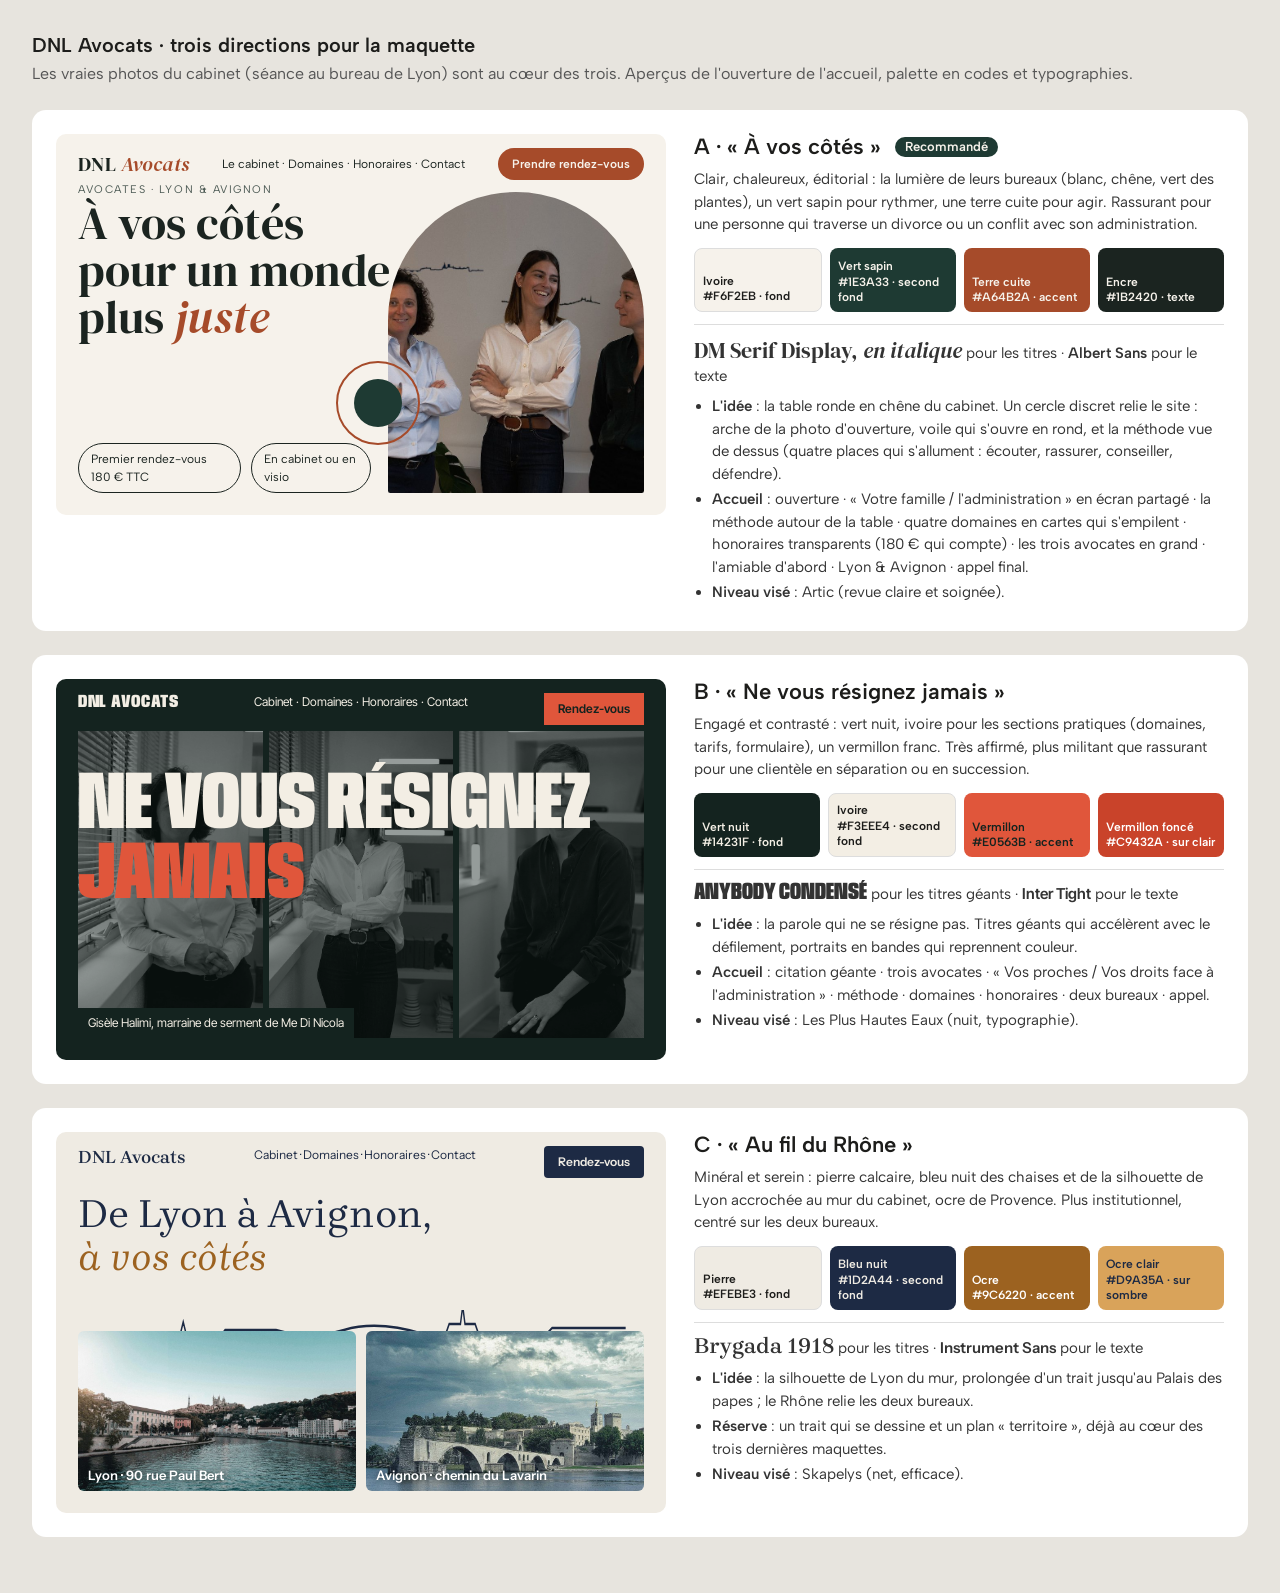
<file: _suivi/directions/index.html>
<!DOCTYPE html>
<html lang="fr">
<head>
<meta charset="utf-8">
<meta name="viewport" content="width=device-width, initial-scale=1">
<title>DNL Avocats · trois directions</title>
<style>
@font-face{font-family:"DM Serif Display";src:url(f/dm-serif-display-latin-400-normal.woff2) format("woff2");font-weight:400;font-style:normal}
@font-face{font-family:"DM Serif Display";src:url(f/dm-serif-display-latin-400-italic.woff2) format("woff2");font-weight:400;font-style:italic}
@font-face{font-family:"Albert Sans";src:url(f/albert-sans-latin-400-normal.woff2) format("woff2");font-weight:400}
@font-face{font-family:"Albert Sans";src:url(f/albert-sans-latin-600-normal.woff2) format("woff2");font-weight:600}
@font-face{font-family:"Anybody";src:url(f/anybody-var.woff2) format("woff2");font-weight:100 900;font-stretch:50% 150%}
@font-face{font-family:"Inter Tight";src:url(f/inter-tight-latin-400-normal.woff2) format("woff2");font-weight:400}
@font-face{font-family:"Inter Tight";src:url(f/inter-tight-latin-600-normal.woff2) format("woff2");font-weight:600}
@font-face{font-family:"Brygada 1918";src:url(f/brygada-1918-latin-400-normal.woff2) format("woff2");font-weight:400}
@font-face{font-family:"Brygada 1918";src:url(f/brygada-1918-latin-400-italic.woff2) format("woff2");font-weight:400;font-style:italic}
@font-face{font-family:"Brygada 1918";src:url(f/brygada-1918-latin-600-normal.woff2) format("woff2");font-weight:600}
@font-face{font-family:"Instrument Sans";src:url(f/instrument-sans-latin-400-normal.woff2) format("woff2");font-weight:400}
@font-face{font-family:"Instrument Sans";src:url(f/instrument-sans-latin-600-normal.woff2) format("woff2");font-weight:600}
*{box-sizing:border-box;margin:0}
body{background:#e7e4de;font:16px/1.5 "Albert Sans",system-ui,sans-serif;color:#1d1d1b;padding:32px}
h1{font:600 20px/1.3 "Albert Sans";margin-bottom:4px}
.sous{color:#555;margin-bottom:24px}
.dir{display:grid;grid-template-columns:minmax(0,1.15fr) minmax(0,1fr);gap:28px;background:#fff;border-radius:14px;padding:24px;margin-bottom:24px}
.mock{position:relative;border-radius:10px;overflow:hidden;aspect-ratio:16/10}
.info h2{font:600 22px/1.2 "Albert Sans";margin-bottom:2px}
.info .reco{display:inline-block;background:#1e3a33;color:#f6f2eb;font-size:13px;padding:2px 10px;border-radius:99px;margin-left:8px;vertical-align:3px}
.info p{font-size:15px;color:#333;margin:8px 0}
.info b{font-weight:600}
.pal{display:flex;gap:8px;margin:12px 0}
.pal div{flex:1;border-radius:8px;height:64px;padding:6px 8px;font:600 12px/1.3 "Albert Sans";display:flex;flex-direction:column;justify-content:flex-end}
.typo{border-top:1px solid #ddd;padding-top:10px;margin-top:10px}
ul{padding-left:18px;font-size:15px;color:#333}
li{margin:3px 0}
/* A */
.a{background:#f6f2eb;color:#1b2420;font-family:"Albert Sans"}
.a .nav{position:absolute;top:0;left:0;right:0;display:flex;justify-content:space-between;align-items:center;padding:14px 22px;font-size:12px}
.a .logo{font:400 20px "DM Serif Display";letter-spacing:.02em}
.a .logo i{color:#a64b2a}
.a .btn{background:#a64b2a;color:#f6f2eb;border-radius:99px;padding:7px 14px;font-weight:600;font-size:12px}
.a .t{position:absolute;left:22px;top:66px;width:52%;font:400 46px/1.02 "DM Serif Display"}
.a .t em{color:#a64b2a}
.a .chap{position:absolute;left:22px;top:48px;font-size:11px;letter-spacing:.14em;text-transform:uppercase;color:#4c5a54}
.a .cle{position:absolute;left:22px;bottom:22px;width:48%;font-size:12px;display:flex;gap:10px;align-items:center}
.a .cle span{border:1px solid #1b2420;border-radius:99px;padding:6px 12px}
.a .photo{position:absolute;right:22px;top:58px;bottom:22px;width:42%;border-radius:999px 999px 18px 18px;overflow:hidden}
.a .photo img{width:100%;height:100%;object-fit:cover;object-position:52% 30%}
.a .table{position:absolute;right:calc(42% - 10px);bottom:70px;width:84px;height:84px;border:2px solid #a64b2a;border-radius:50%;}
.a .table:before{content:"";position:absolute;inset:16px;border-radius:50%;background:#1e3a33}
/* B */
.b{background:#14231f;color:#f3eee4;font-family:"Inter Tight"}
.b .nav{position:absolute;top:0;left:0;right:0;display:flex;justify-content:space-between;padding:14px 22px;font-size:12px;z-index:3}
.b .logo{font:900 18px "Anybody";font-stretch:70%;letter-spacing:.04em}
.b .btn{background:#e0563b;color:#14231f;padding:7px 14px;font-weight:600;font-size:12px}
.b .bandes{position:absolute;inset:0;display:grid;grid-template-columns:repeat(3,1fr);gap:6px;padding:52px 22px 22px}
.b .bandes img{width:100%;height:100%;object-fit:cover;filter:grayscale(1) contrast(1.05);opacity:.55}
.b .t{position:absolute;left:22px;right:22px;top:92px;font:900 82px/.86 "Anybody";font-stretch:62%;text-transform:uppercase;z-index:2}
.b .t em{font-style:normal;color:#e0563b}
.b .src{position:absolute;left:22px;bottom:22px;font-size:12px;z-index:2;background:#14231f;padding:6px 10px}
/* C */
.c{background:#efebe3;color:#1d2a44;font-family:"Instrument Sans"}
.c .nav{position:absolute;top:0;left:0;right:0;display:flex;justify-content:space-between;padding:14px 22px;font-size:12px}
.c .logo{font:600 18px "Brygada 1918"}
.c .btn{background:#1d2a44;color:#efebe3;border-radius:4px;padding:7px 14px;font-weight:600;font-size:12px}
.c .t{position:absolute;left:22px;top:60px;width:60%;font:400 40px/1.08 "Brygada 1918"}
.c .t em{color:#9c6220}
.c .villes{position:absolute;left:22px;right:22px;bottom:22px;display:grid;grid-template-columns:1fr 1fr;gap:10px;height:42%}
.c .villes figure{position:relative;border-radius:6px;overflow:hidden}
.c .villes img{width:100%;height:100%;object-fit:cover}
.c .villes figcaption{position:absolute;left:10px;bottom:8px;color:#fff;font:600 13px "Instrument Sans";text-shadow:0 1px 6px rgba(0,0,0,.6)}
.c svg{position:absolute;left:22px;right:22px;top:178px;width:calc(100% - 44px);height:40px}
</style>
</head>
<body>
<h1>DNL Avocats · trois directions pour la maquette</h1>
<p class="sous">Les vraies photos du cabinet (séance au bureau de Lyon) sont au cœur des trois. Aperçus de l'ouverture de l'accueil, palette en codes et typographies.</p>

<section class="dir">
  <div class="mock a">
    <div class="nav"><span class="logo">DNL <i>Avocats</i></span><span>Le cabinet · Domaines · Honoraires · Contact</span><span class="btn">Prendre rendez-vous</span></div>
    <p class="chap">Avocates · Lyon &amp; Avignon</p>
    <h2 class="t">À vos côtés pour un monde plus <em>juste</em></h2>
    <div class="photo"><img src="i/equipe.jpg" alt=""></div>
    <div class="table" aria-hidden="true"></div>
    <div class="cle"><span>Premier rendez-vous 180 € TTC</span><span>En cabinet ou en visio</span></div>
  </div>
  <div class="info">
    <h2>A · « À vos côtés » <span class="reco">Recommandé</span></h2>
    <p>Clair, chaleureux, éditorial : la lumière de leurs bureaux (blanc, chêne, vert des plantes), un vert sapin pour rythmer, une terre cuite pour agir. Rassurant pour une personne qui traverse un divorce ou un conflit avec son administration.</p>
    <div class="pal">
      <div style="background:#f6f2eb;border:1px solid #ddd">Ivoire<br>#F6F2EB · fond</div>
      <div style="background:#1e3a33;color:#f6f2eb">Vert sapin<br>#1E3A33 · second fond</div>
      <div style="background:#a64b2a;color:#f6f2eb">Terre cuite<br>#A64B2A · accent</div>
      <div style="background:#1b2420;color:#f6f2eb">Encre<br>#1B2420 · texte</div>
    </div>
    <p class="typo"><b style="font:400 22px 'DM Serif Display'">DM Serif Display, <i>en italique</i></b> pour les titres · <b>Albert Sans</b> pour le texte</p>
    <ul>
      <li><b>L'idée</b> : la table ronde en chêne du cabinet. Un cercle discret relie le site : arche de la photo d'ouverture, voile qui s'ouvre en rond, et la méthode vue de dessus (quatre places qui s'allument : écouter, rassurer, conseiller, défendre).</li>
      <li><b>Accueil</b> : ouverture · « Votre famille / l'administration » en écran partagé · la méthode autour de la table · quatre domaines en cartes qui s'empilent · honoraires transparents (180 € qui compte) · les trois avocates en grand · l'amiable d'abord · Lyon &amp; Avignon · appel final.</li>
      <li><b>Niveau visé</b> : Artic (revue claire et soignée).</li>
    </ul>
  </div>
</section>

<section class="dir">
  <div class="mock b">
    <div class="nav"><span class="logo">DNL AVOCATS</span><span>Cabinet · Domaines · Honoraires · Contact</span><span class="btn">Rendez-vous</span></div>
    <div class="bandes"><img src="i/anne.jpg" alt=""><img src="i/schiltz.jpg" alt=""><img src="i/lucot.jpg" alt=""></div>
    <h2 class="t">Ne vous résignez <em>jamais</em></h2>
    <p class="src">Gisèle Halimi, marraine de serment de Me Di Nicola</p>
  </div>
  <div class="info">
    <h2>B · « Ne vous résignez jamais »</h2>
    <p>Engagé et contrasté : vert nuit, ivoire pour les sections pratiques (domaines, tarifs, formulaire), un vermillon franc. Très affirmé, plus militant que rassurant pour une clientèle en séparation ou en succession.</p>
    <div class="pal">
      <div style="background:#14231f;color:#f3eee4">Vert nuit<br>#14231F · fond</div>
      <div style="background:#f3eee4;border:1px solid #ddd">Ivoire<br>#F3EEE4 · second fond</div>
      <div style="background:#e0563b;color:#14231f">Vermillon<br>#E0563B · accent</div>
      <div style="background:#c9432a;color:#fff">Vermillon foncé<br>#C9432A · sur clair</div>
    </div>
    <p class="typo"><b style="font:900 24px 'Anybody';font-stretch:62%;text-transform:uppercase">Anybody condensé</b> pour les titres géants · <b style="font-family:'Inter Tight'">Inter Tight</b> pour le texte</p>
    <ul>
      <li><b>L'idée</b> : la parole qui ne se résigne pas. Titres géants qui accélèrent avec le défilement, portraits en bandes qui reprennent couleur.</li>
      <li><b>Accueil</b> : citation géante · trois avocates · « Vos proches / Vos droits face à l'administration » · méthode · domaines · honoraires · deux bureaux · appel.</li>
      <li><b>Niveau visé</b> : Les Plus Hautes Eaux (nuit, typographie).</li>
    </ul>
  </div>
</section>

<section class="dir">
  <div class="mock c">
    <div class="nav"><span class="logo">DNL Avocats</span><span>Cabinet · Domaines · Honoraires · Contact</span><span class="btn">Rendez-vous</span></div>
    <h2 class="t">De Lyon à Avignon, <em>à vos côtés</em></h2>
    <svg viewBox="0 0 1000 40" preserveAspectRatio="none" aria-hidden="true"><path d="M0 34 H140 l10-8 h30 l6-14 l6 14 h60 l8-6 h90 q60 10 120 0 t140 4 h40 l6-10 h20 l4-18 l4 18 h18 l6 10 h120 l10-6 h130" fill="none" stroke="#1d2a44" stroke-width="2.5"/></svg>
    <div class="villes"><figure><img src="i/lyon.jpg" alt=""><figcaption>Lyon · 90 rue Paul Bert</figcaption></figure><figure><img src="i/avignon.jpg" alt=""><figcaption>Avignon · chemin du Lavarin</figcaption></figure></div>
  </div>
  <div class="info">
    <h2>C · « Au fil du Rhône »</h2>
    <p>Minéral et serein : pierre calcaire, bleu nuit des chaises et de la silhouette de Lyon accrochée au mur du cabinet, ocre de Provence. Plus institutionnel, centré sur les deux bureaux.</p>
    <div class="pal">
      <div style="background:#efebe3;border:1px solid #ddd">Pierre<br>#EFEBE3 · fond</div>
      <div style="background:#1d2a44;color:#efebe3">Bleu nuit<br>#1D2A44 · second fond</div>
      <div style="background:#9c6220;color:#fff">Ocre<br>#9C6220 · accent</div>
      <div style="background:#d9a35a;color:#1d2a44">Ocre clair<br>#D9A35A · sur sombre</div>
    </div>
    <p class="typo"><b style="font:600 22px 'Brygada 1918'">Brygada 1918</b> pour les titres · <b style="font-family:'Instrument Sans'">Instrument Sans</b> pour le texte</p>
    <ul>
      <li><b>L'idée</b> : la silhouette de Lyon du mur, prolongée d'un trait jusqu'au Palais des papes ; le Rhône relie les deux bureaux.</li>
      <li><b>Réserve</b> : un trait qui se dessine et un plan « territoire », déjà au cœur des trois dernières maquettes.</li>
      <li><b>Niveau visé</b> : Skapelys (net, efficace).</li>
    </ul>
  </div>
</section>
</body>
</html>
</file>
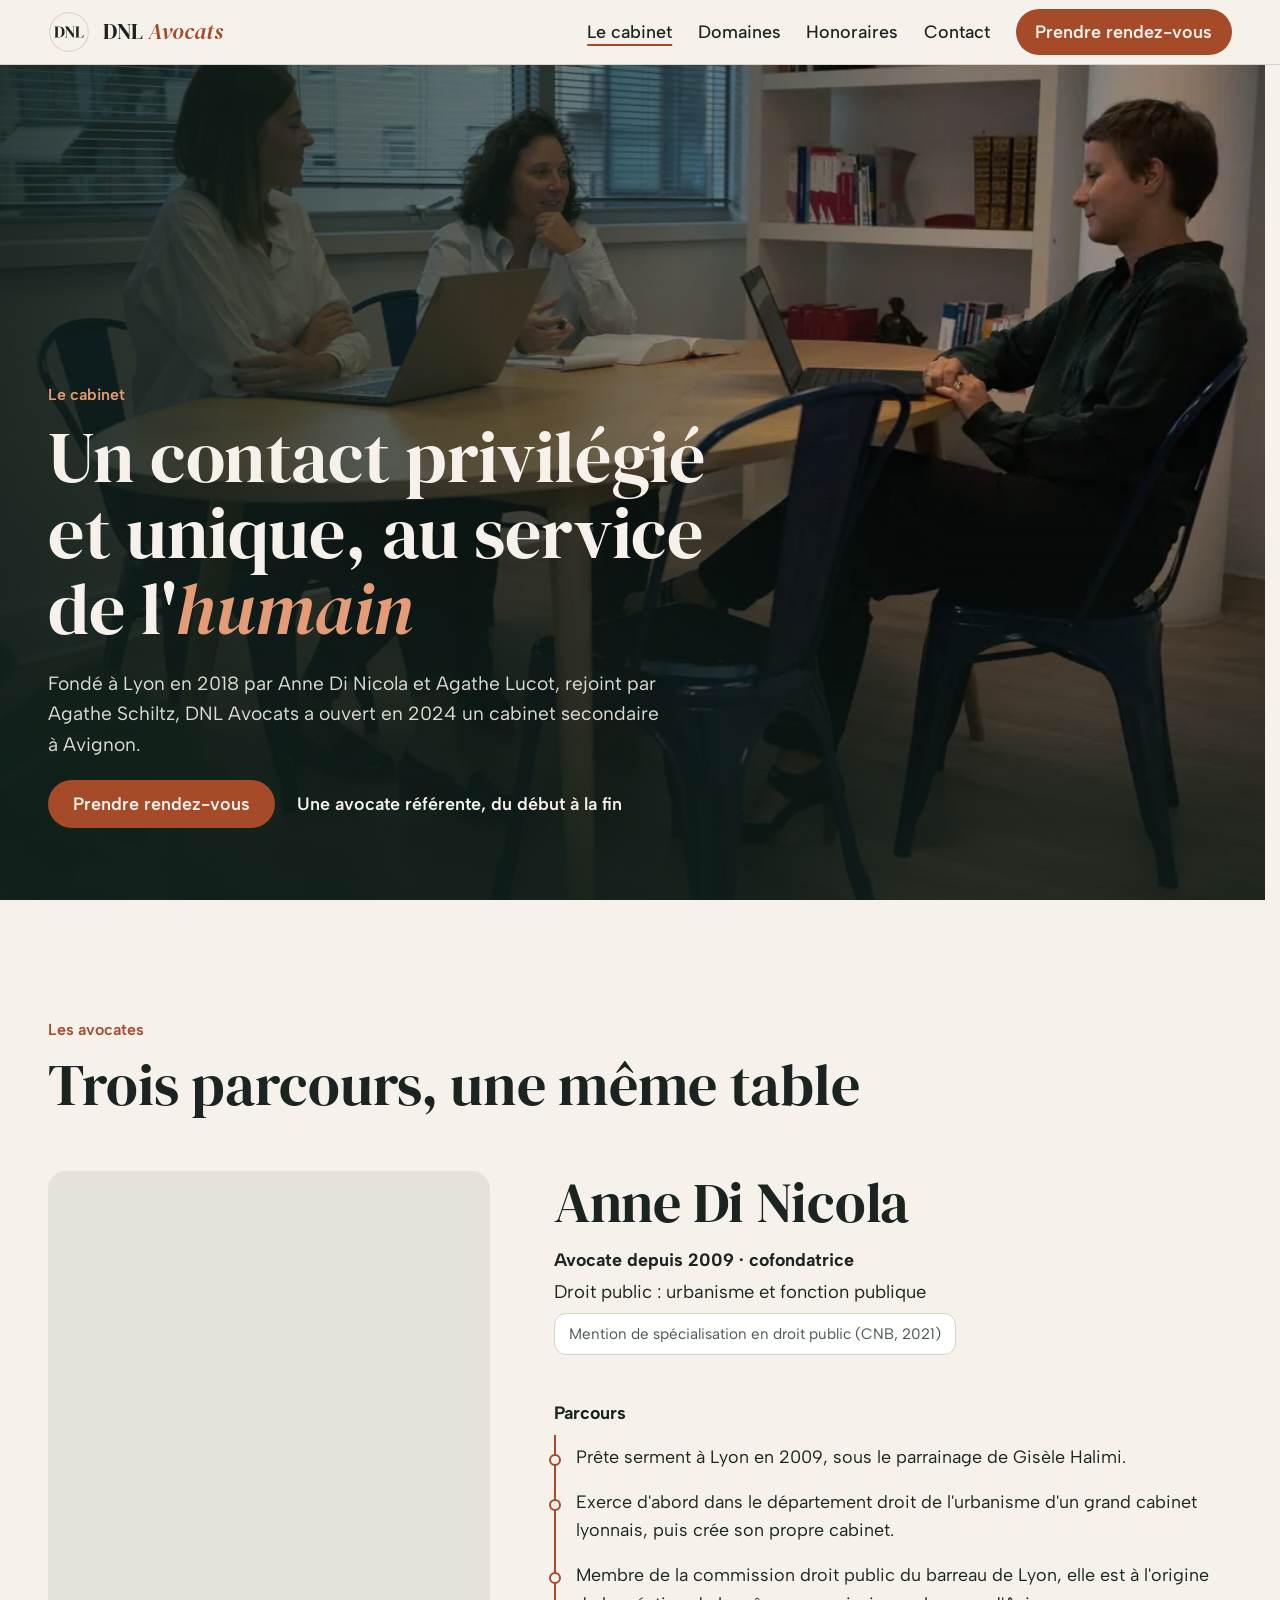
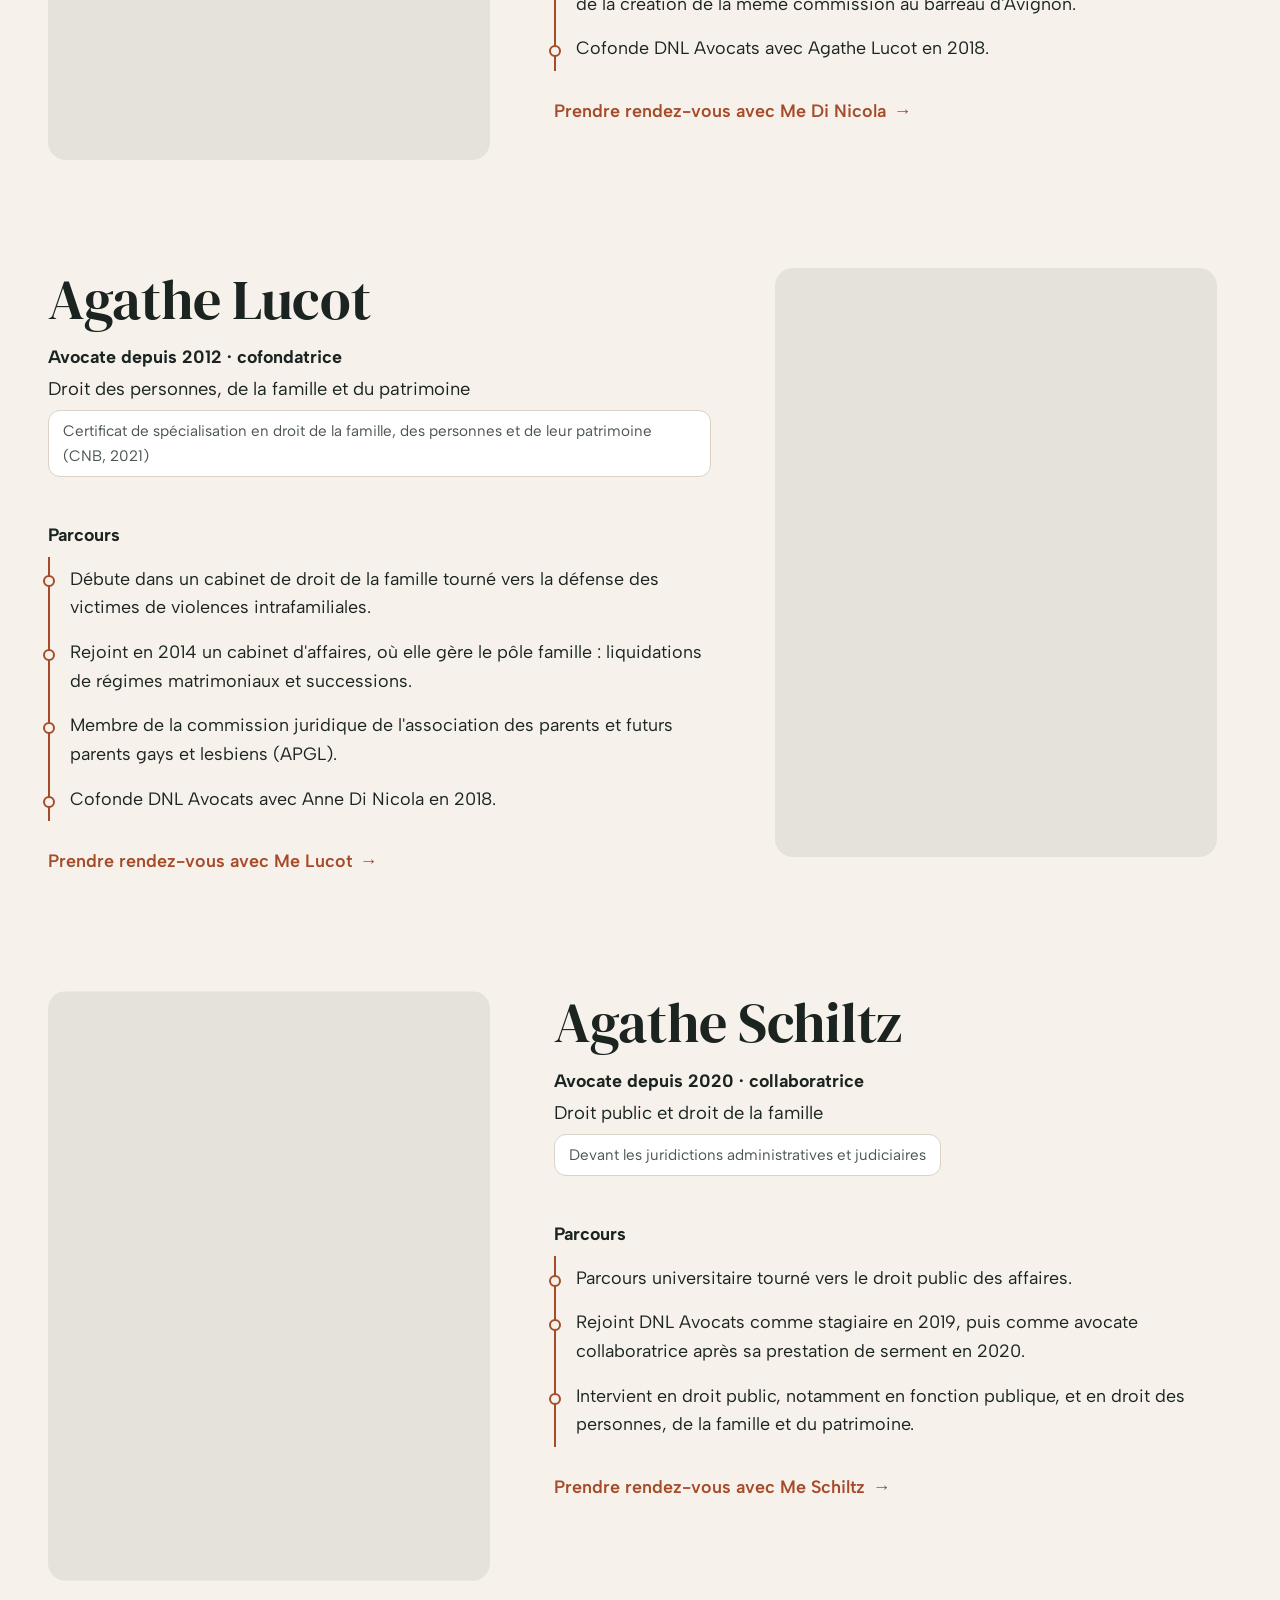
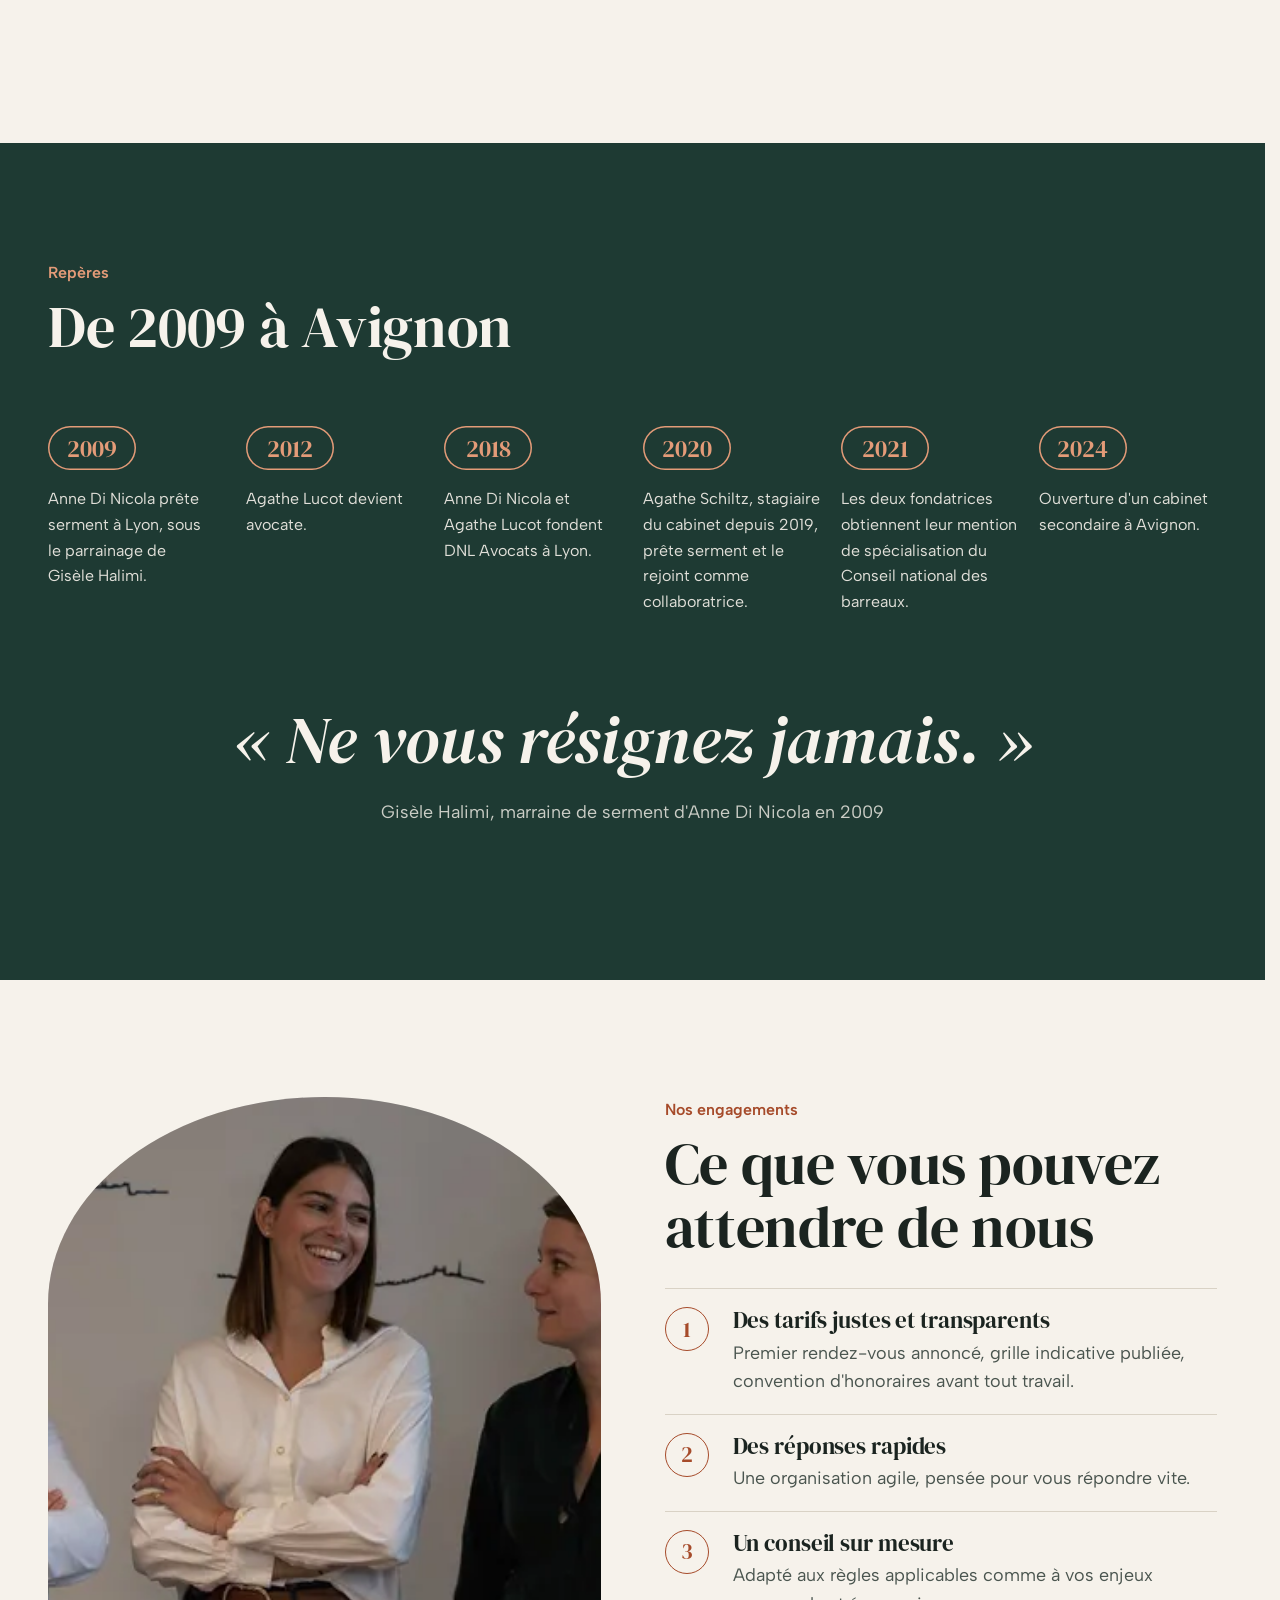
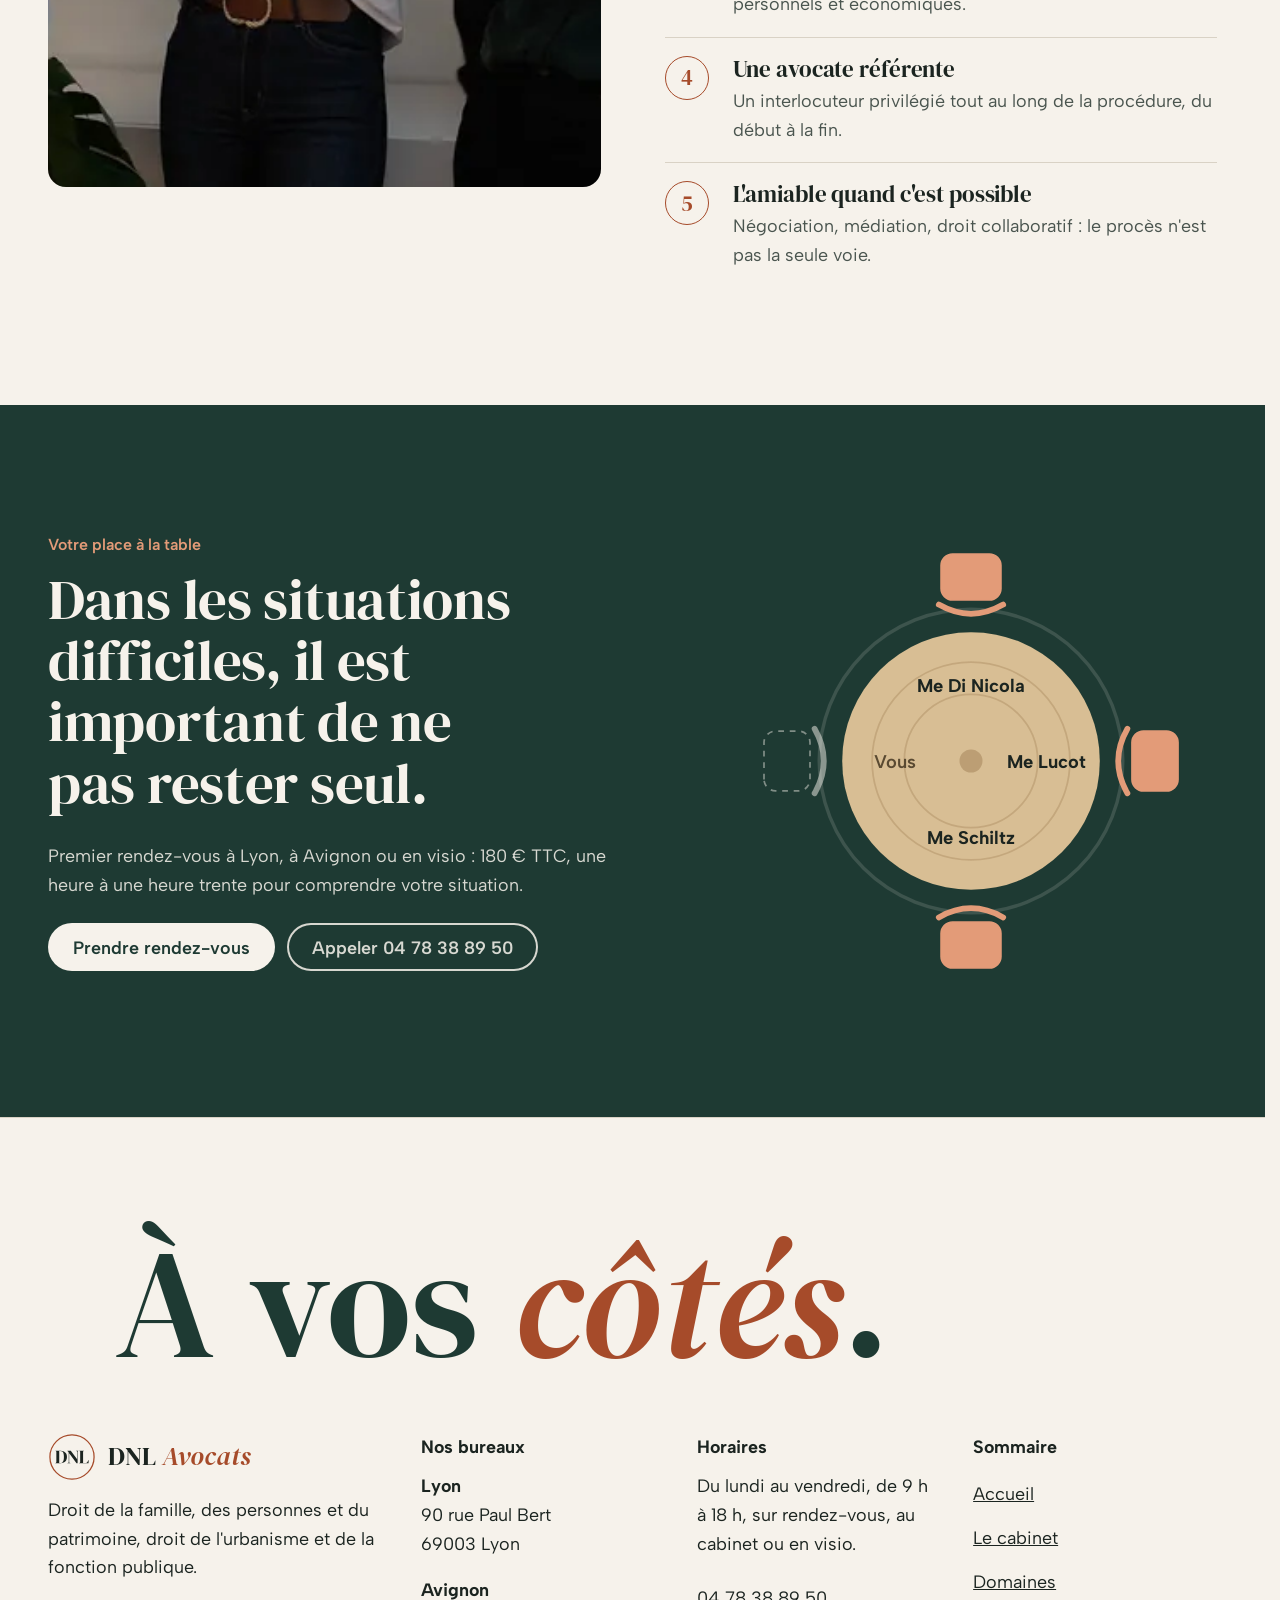
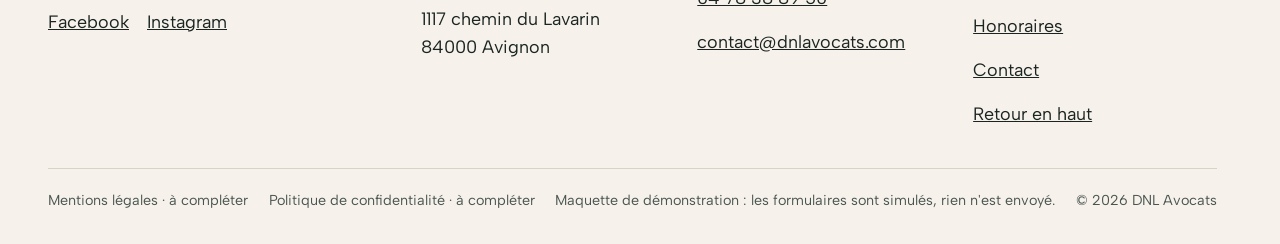
<file: cabinet.html>
<!doctype html>
<html lang="fr" data-v="2" data-curseur>
<head>
<meta charset="utf-8">
<meta name="viewport" content="width=device-width, initial-scale=1, viewport-fit=cover">
<title>Le cabinet · DNL Avocats, Lyon et Avignon</title>
<meta name="description" content="Anne Di Nicola, Agathe Lucot et Agathe Schiltz : parcours, repères et engagements du cabinet DNL Avocats, fondé à Lyon en 2018.">
<meta name="robots" content="noindex, nofollow">
<link rel="canonical" href="https://dnl-avocats-maquette.vercel.app/cabinet">
<style>:root{--fond:#F6F2EB;--texte:#1B2420;--voile-fond:#1E3A33;--ouverture-fond:#F6F2EB;--menu-fond:#F6F2EB}:root { --entete-h: 72px; --barres-h: 0px; } html { background: var(--fond); color: var(--texte); scrollbar-gutter: stable; } body { margin: 0; background: var(--fond); } html.js:not(.secours):not([data-arrivee="retour"]) [data-anime] { opacity: 0; } html.js:not(.secours):not([data-arrivee="retour"]) [data-anime].vu { opacity: 1; } [data-voile] { position: fixed; inset: 0; z-index: 900; background: var(--voile-fond); transform: translateY(100%); visibility: hidden; pointer-events: none; } html[data-arrivee="voile"]:not(.voile-leve):not(.secours) [data-voile] { transform: none; visibility: visible; } html.secours [data-voile] { visibility: hidden !important; } .ouverture-panneau { position: fixed; inset: 0; z-index: 850; display: none; place-content: center; justify-items: center; background: var(--ouverture-fond, var(--voile-fond)); color: var(--fond); text-align: center; } html.js[data-arrivee="intro"]:not(.secours):not(.intro-finie) .ouverture-panneau { display: grid; } html.defilement-bloque, html.defilement-bloque body, html.js[data-arrivee="intro"]:not(.secours):not(.intro-finie), html.js[data-arrivee="intro"]:not(.secours):not(.intro-finie) body, html[data-arrivee="voile"]:not(.voile-leve):not(.secours), html[data-arrivee="voile"]:not(.voile-leve):not(.secours) body { overflow: hidden; } html.js[data-arrivee="intro"]:not(.secours):not(.intro-finie) { background-color: var(--ouverture-fond, var(--voile-fond)); } html[data-arrivee="voile"]:not(.voile-leve):not(.secours) { background-color: var(--voile-fond); }</style>
<script>(function () {
var d = document.documentElement, ss = null, ls = null;
try { ss = window.sessionStorage; ls = window.localStorage; } catch (e) {}
d.classList.add('js');
var nav = performance.getEntriesByType ? performance.getEntriesByType('navigation')[0] : null;
var type = nav ? nav.type : 'navigate';
var depart = null;
try { depart = JSON.parse(ss.getItem('socle:depart') || 'null'); ss.removeItem('socle:depart'); } catch (e) {}
if (depart && !(Date.now() - depart.t < 15000)) depart = null;
var mode = type === 'back_forward' ? 'retour' : type === 'reload' ? 'intro' : depart ? 'voile' : 'intro';
d.setAttribute('data-arrivee', mode);
if (mode === 'voile' && depart.couleur) d.style.setProperty('--voile-fond', depart.couleur);
if (type === 'reload' && 'scrollRestoration' in history) {
history.scrollRestoration = 'manual';
}
try {
var choisie = ls && ls.getItem('socle:langue');
var langue = (d.lang || '').slice(0, 2);
if (choisie && choisie !== langue && type === 'navigate' && !depart) {
var alt = document.querySelector('link[rel="alternate"][hreflang="' + choisie + '"]');
if (alt) location.replace(new URL(alt.href).pathname + location.search + location.hash);
}
} catch (e) {}
setTimeout(function () { if (!d.classList.contains('demarre')) d.classList.add('secours'); }, 2000);
})();</script>
<link rel="preload" href="/assets/fonts/dm-serif-display-latin-400-normal.woff2" as="font" type="font/woff2" crossorigin>
<link rel="preload" href="/assets/fonts/albert-sans-latin-wght-normal.woff2" as="font" type="font/woff2" crossorigin>
<link rel="stylesheet" href="/assets/css/socle.css?v=2">
<link rel="stylesheet" href="/assets/css/site.css?v=2">
<link rel="modulepreload" href="/assets/js/site.js?v=2">
<link rel="modulepreload" href="/assets/js/socle/index.js?v=2">
<script src="/assets/vendor/gsap.min.js" defer></script>
<script src="/assets/vendor/ScrollTrigger.min.js" defer></script>
<script src="/assets/vendor/SplitText.min.js" defer></script>
<script type="module" src="/assets/js/site.js?v=2"></script>
<meta name="theme-color" content="#F6F2EB">
<link rel="icon" href="/assets/images/favicon.svg" type="image/svg+xml">
<link rel="apple-touch-icon" href="/assets/images/apple-touch-icon.png">
<meta property="og:type" content="website">
<meta property="og:site_name" content="DNL Avocats">
<meta property="og:locale" content="fr_FR">
<meta property="og:title" content="Le cabinet · DNL Avocats, Lyon et Avignon">
<meta property="og:description" content="Anne Di Nicola, Agathe Lucot et Agathe Schiltz : parcours, repères et engagements du cabinet DNL Avocats, fondé à Lyon en 2018.">
<meta property="og:url" content="https://dnl-avocats-maquette.vercel.app/cabinet">
<meta property="og:image" content="https://dnl-avocats-maquette.vercel.app/assets/partage/cabinet-fr.jpg">
<meta property="og:image:width" content="1200">
<meta property="og:image:height" content="630">
<meta property="og:image:alt" content="Les trois avocates réunies autour de la table ronde du cabinet">
<meta name="twitter:card" content="summary_large_image">
<script type="application/ld+json">{"@context":"https://schema.org","@type":"LegalService","name":"DNL Avocats","legalName":"DNL AVOCATS SELARL","url":"https://dnl-avocats-maquette.vercel.app/","telephone":"+33478388950","email":"contact@dnlavocats.com","description":"Cabinet d'avocates à Lyon et Avignon : droit de la famille, des personnes et du patrimoine, successions, droit de l'urbanisme et de la fonction publique.","priceRange":"Premier rendez-vous 180 € TTC","areaServed":["Lyon","Avignon"],"address":{"@type":"PostalAddress","streetAddress":"90 rue Paul Bert","postalCode":"69003","addressLocality":"Lyon","addressCountry":"FR"},"location":[{"@type":"Place","name":"DNL Avocats Lyon","address":{"@type":"PostalAddress","streetAddress":"90 rue Paul Bert","postalCode":"69003","addressLocality":"Lyon","addressCountry":"FR"}},{"@type":"Place","name":"DNL Avocats Avignon","address":{"@type":"PostalAddress","streetAddress":"1117 chemin du Lavarin","postalCode":"84000","addressLocality":"Avignon","addressCountry":"FR"}}],"openingHoursSpecification":[{"@type":"OpeningHoursSpecification","dayOfWeek":["Monday","Tuesday","Wednesday","Thursday","Friday"],"opens":"09:00","closes":"18:00"}],"employee":[{"@type":"Person","name":"Anne Di Nicola","jobTitle":"Avocate"},{"@type":"Person","name":"Agathe Lucot","jobTitle":"Avocate"},{"@type":"Person","name":"Agathe Schiltz","jobTitle":"Avocate"}],"sameAs":["https://www.facebook.com/DNLAvocats","https://www.instagram.com/dnlavocats/"]}</script>
</head>
<body id="haut">
<div data-voile data-forme="iris" aria-hidden="true"><div class="voile-contenu"><svg class="mono mono--voile" viewBox="0 0 100 100" aria-hidden="true" focusable="false"><circle class="mono-anneau" cx="50" cy="50" r="46" pathLength="1"/><path class="mono-l" d="M25.12 63.14L15.28 63.14L15.28 62.74L16.12 62.42Q17.40 61.90 17.40 60.38L17.40 39.50Q17.40 37.90 16.12 37.46L15.28 37.14L15.28 36.74L25.84 36.74Q30.08 36.74 33.14 38.32Q36.20 39.90 37.86 42.84Q39.52 45.78 39.52 49.90Q39.52 54.10 37.72 57.06Q35.92 60.02 32.70 61.58Q29.48 63.14 25.12 63.14M23.40 37.54L23.40 62.34L25.12 62.34Q28 62.34 29.76 61.20Q31.52 60.06 32.34 57.36Q33.16 54.66 33.16 49.94Q33.16 45.22 32.34 42.52Q31.52 39.82 29.80 38.68Q28.08 37.54 25.28 37.54"/><path class="mono-l" d="M46.60 63.14L40.52 63.14L40.52 62.74L41.84 62.34Q42.56 62.14 42.88 61.56Q43.20 60.98 43.20 60.18L43.20 40.94Q42.76 39.98 42.50 39.50Q42.24 39.02 41.92 38.68Q41.60 38.34 41.04 37.82L40.36 37.14L40.36 36.74L47.44 36.74L60.72 54.86L60.72 39.78Q60.72 38.98 60.46 38.34Q60.20 37.70 59.40 37.50L58.08 37.14L58.08 36.74L63.80 36.74L63.80 37.14L62.72 37.50Q62 37.74 61.84 38.34Q61.68 38.94 61.68 39.74L61.68 63.26L59.44 63.26L44.16 42.26L44.16 60.18Q44.16 60.98 44.40 61.54Q44.64 62.10 45.40 62.34L46.60 62.74"/><path class="mono-l" d="M84.36 63.14L64.92 63.14L64.92 62.74L65.76 62.42Q66.60 62.10 66.82 61.64Q67.04 61.18 67.04 60.38L67.04 39.50Q67.04 38.70 66.80 38.22Q66.56 37.74 65.76 37.46L64.92 37.14L64.92 36.74L75.12 36.74L75.12 37.14L74.40 37.46Q73.64 37.74 73.36 38.24Q73.08 38.74 73.08 39.54L73.08 62.34L79.24 62.34Q80.72 62.34 81.42 61.62Q82.12 60.90 82.76 59.54L84.32 56.18L84.72 56.18"/></svg><span data-voile-libelle>Le cabinet</span></div></div>
<div class="ouverture-panneau" data-ouverture aria-hidden="true">
  <svg class="mono mono--intro" viewBox="0 0 100 100" aria-hidden="true" focusable="false" data-ouverture-objet><circle class="mono-anneau" cx="50" cy="50" r="46" pathLength="1"/><path class="mono-l" d="M25.12 63.14L15.28 63.14L15.28 62.74L16.12 62.42Q17.40 61.90 17.40 60.38L17.40 39.50Q17.40 37.90 16.12 37.46L15.28 37.14L15.28 36.74L25.84 36.74Q30.08 36.74 33.14 38.32Q36.20 39.90 37.86 42.84Q39.52 45.78 39.52 49.90Q39.52 54.10 37.72 57.06Q35.92 60.02 32.70 61.58Q29.48 63.14 25.12 63.14M23.40 37.54L23.40 62.34L25.12 62.34Q28 62.34 29.76 61.20Q31.52 60.06 32.34 57.36Q33.16 54.66 33.16 49.94Q33.16 45.22 32.34 42.52Q31.52 39.82 29.80 38.68Q28.08 37.54 25.28 37.54"/><path class="mono-l" d="M46.60 63.14L40.52 63.14L40.52 62.74L41.84 62.34Q42.56 62.14 42.88 61.56Q43.20 60.98 43.20 60.18L43.20 40.94Q42.76 39.98 42.50 39.50Q42.24 39.02 41.92 38.68Q41.60 38.34 41.04 37.82L40.36 37.14L40.36 36.74L47.44 36.74L60.72 54.86L60.72 39.78Q60.72 38.98 60.46 38.34Q60.20 37.70 59.40 37.50L58.08 37.14L58.08 36.74L63.80 36.74L63.80 37.14L62.72 37.50Q62 37.74 61.84 38.34Q61.68 38.94 61.68 39.74L61.68 63.26L59.44 63.26L44.16 42.26L44.16 60.18Q44.16 60.98 44.40 61.54Q44.64 62.10 45.40 62.34L46.60 62.74"/><path class="mono-l" d="M84.36 63.14L64.92 63.14L64.92 62.74L65.76 62.42Q66.60 62.10 66.82 61.64Q67.04 61.18 67.04 60.38L67.04 39.50Q67.04 38.70 66.80 38.22Q66.56 37.74 65.76 37.46L64.92 37.14L64.92 36.74L75.12 36.74L75.12 37.14L74.40 37.46Q73.64 37.74 73.36 38.24Q73.08 38.74 73.08 39.54L73.08 62.34L79.24 62.34Q80.72 62.34 81.42 61.62Q82.12 60.90 82.76 59.54L84.32 56.18L84.72 56.18"/></svg>
  <p class="ouverture-ligne">Avocates · Lyon &amp; Avignon</p>
</div>
<a class="evitement" href="#contenu">Aller au contenu</a>
<header data-entete>
  <div class="entete-rangee">
    <a class="entete-logo" href="/" data-libelle="Accueil">
      <svg class="mono mono--entete" viewBox="0 0 100 100" aria-hidden="true" focusable="false" data-effet="lecture" data-grille="fil"><circle class="mono-anneau" cx="50" cy="50" r="46" pathLength="1"/><circle class="mono-progres" cx="50" cy="50" r="46" pathLength="1" transform="rotate(-90 50 50)"/><path class="mono-l" d="M25.12 63.14L15.28 63.14L15.28 62.74L16.12 62.42Q17.40 61.90 17.40 60.38L17.40 39.50Q17.40 37.90 16.12 37.46L15.28 37.14L15.28 36.74L25.84 36.74Q30.08 36.74 33.14 38.32Q36.20 39.90 37.86 42.84Q39.52 45.78 39.52 49.90Q39.52 54.10 37.72 57.06Q35.92 60.02 32.70 61.58Q29.48 63.14 25.12 63.14M23.40 37.54L23.40 62.34L25.12 62.34Q28 62.34 29.76 61.20Q31.52 60.06 32.34 57.36Q33.16 54.66 33.16 49.94Q33.16 45.22 32.34 42.52Q31.52 39.82 29.80 38.68Q28.08 37.54 25.28 37.54"/><path class="mono-l" d="M46.60 63.14L40.52 63.14L40.52 62.74L41.84 62.34Q42.56 62.14 42.88 61.56Q43.20 60.98 43.20 60.18L43.20 40.94Q42.76 39.98 42.50 39.50Q42.24 39.02 41.92 38.68Q41.60 38.34 41.04 37.82L40.36 37.14L40.36 36.74L47.44 36.74L60.72 54.86L60.72 39.78Q60.72 38.98 60.46 38.34Q60.20 37.70 59.40 37.50L58.08 37.14L58.08 36.74L63.80 36.74L63.80 37.14L62.72 37.50Q62 37.74 61.84 38.34Q61.68 38.94 61.68 39.74L61.68 63.26L59.44 63.26L44.16 42.26L44.16 60.18Q44.16 60.98 44.40 61.54Q44.64 62.10 45.40 62.34L46.60 62.74"/><path class="mono-l" d="M84.36 63.14L64.92 63.14L64.92 62.74L65.76 62.42Q66.60 62.10 66.82 61.64Q67.04 61.18 67.04 60.38L67.04 39.50Q67.04 38.70 66.80 38.22Q66.56 37.74 65.76 37.46L64.92 37.14L64.92 36.74L75.12 36.74L75.12 37.14L74.40 37.46Q73.64 37.74 73.36 38.24Q73.08 38.74 73.08 39.54L73.08 62.34L79.24 62.34Q80.72 62.34 81.42 61.62Q82.12 60.90 82.76 59.54L84.32 56.18L84.72 56.18"/></svg><span class="entete-nom">DNL <em>Avocats</em></span>
    </a>
    <nav data-nav aria-label="Navigation principale">
      <ul><li><a href="/cabinet" data-libelle="Le cabinet" aria-current="page">Le cabinet</a></li><li><a href="/domaines" data-libelle="Domaines">Domaines</a></li><li><a href="/honoraires" data-libelle="Honoraires">Honoraires</a></li><li><a href="/contact" data-libelle="Contact">Contact</a></li></ul>
    </nav>
    <div class="entete-actions">
      <a class="bouton" href="/contact" data-libelle="Contact">Prendre rendez-vous</a>
      <button type="button" data-menu-bouton aria-controls="menu" aria-expanded="false" data-libelle-ouvrir="Menu" data-libelle-fermer="Fermer"><span data-libelle-bouton>Menu</span></button>
      <a class="menu-sansjs" href="#menu" data-menu-lien>Menu</a>
    </div>
  </div>
</header>
<script>/* Avant le premier affichage : rangées de la navigation (même règle que ajusterNav dans assets/js/socle/entete.js)
   et hauteur réelle de l'en-tête, pour que rien ne saute quand le JavaScript du site prend la main. */
(function () {
  var h = document.documentElement, u = document.querySelector('[data-nav] ul'), e = document.querySelector('[data-entete]');
  if (u) {
    var deborde = function () { return u.scrollWidth > u.clientWidth + 1; }, c = deborde();
    if (c && window.matchMedia('(min-width: 900px)').matches) {
      h.classList.add('nav-deux-rangees'); c = deborde();
      if (c) { h.classList.add('nav-deux-lignes'); var a = u.querySelector('a'); c = !a || u.getBoundingClientRect().height > a.getBoundingClientRect().height * 2.5; }
      if (c) h.classList.remove('nav-deux-rangees', 'nav-deux-lignes');
    }
    if (c) h.classList.add('nav-compacte');
  }
  if (e) h.style.setProperty('--entete-h', Math.round(e.getBoundingClientRect().height) + 'px');
})();</script>
<span id="menu-ferme" aria-hidden="true"></span>
<div id="menu" data-menu role="dialog" aria-modal="true" aria-label="Menu">
  <p class="menu-sansjs-fermer"><a href="#menu-ferme">Fermer</a></p>
  <ul><li style="--i:0"><a href="/" class="menu-lien" data-libelle="Accueil">Accueil</a></li><li style="--i:1"><a href="/cabinet" class="menu-lien" data-libelle="Le cabinet" aria-current="page">Le cabinet</a></li><li style="--i:2"><a href="/domaines" class="menu-lien" data-libelle="Domaines">Domaines</a></li><li style="--i:3"><a href="/honoraires" class="menu-lien" data-libelle="Honoraires">Honoraires</a></li><li style="--i:4"><a href="/contact" class="menu-lien" data-libelle="Contact">Contact</a></li></ul>
  <p><a class="bouton" href="tel:+33478388950">Appeler 04 78 38 89 50</a></p>
</div>
<main id="contenu" tabindex="-1">
<section class="plein" id="debut" data-effet="cabinet-ouverture">
  <figure class="media plein-media" data-iris-centre style="--cadrage:58% 42%">
  <picture>
    <img src="/assets/images/table-1280.webp" srcset="/assets/images/table-640.webp 640w, /assets/images/table-1280.webp 1280w, /assets/images/table-1920.webp 1920w" sizes="100vw" alt="Les trois avocates en réunion autour de la table ronde en chêne du cabinet, ordinateurs ouverts" width="1280" height="853" fetchpriority="high" loading="eager" decoding="async">
  </picture>
</figure>
  <div class="conteneur plein-texte">
    <p class="surtitre o-suite">Le cabinet</p>
    <h1><span class="ligne-masque"><span class="page-ligne">Un contact privilégié</span></span><span class="ligne-masque"><span class="page-ligne">et unique, au service</span></span><span class="ligne-masque"><span class="page-ligne">de l&#39;<em>humain</em></span></span></h1>
    <p class="plein-intro o-suite masque-ecran-bas masque-petit">Fondé à Lyon en 2018 par Anne Di Nicola et Agathe Lucot, rejoint par Agathe Schiltz, DNL Avocats a ouvert en 2024 un cabinet secondaire à Avignon.</p>
    <p class="plein-actions o-suite"><a href="/contact" class="bouton" data-libelle="Contact" data-action-principale data-survol="magnetique">Prendre rendez-vous</a><span class="plein-info" data-info-cle>Une avocate référente, du début à la fin</span></p>
  </div>
</section>
<section class="equipe conteneur" id="equipe" aria-labelledby="equipe-titre">
  <div class="equipe-tete">
    <p class="surtitre" data-anime>Les avocates</p>
    <h2 id="equipe-titre" data-anime="lignes">Trois parcours, une même table</h2>
  </div>
  <article class="bio" id="anne-di-nicola" aria-labelledby="anne-di-nicola-nom">
    <div class="bio-visuel"><figure class="media bio-media" data-anime="rideau" style="--cadrage:52% 34%">
  <picture>
    <img src="/assets/images/anne-di-nicola-960.webp" srcset="/assets/images/anne-di-nicola-480.webp 480w, /assets/images/anne-di-nicola-640.webp 640w, /assets/images/anne-di-nicola-960.webp 960w" sizes="(max-width: 760px) 100vw, 40vw" alt="Portrait de Maître Anne Di Nicola, chemise bleu ciel, devant une fenêtre du cabinet" width="960" height="1280" loading="lazy" decoding="async">
  </picture>
</figure></div>
    <div class="bio-texte">
      <h3 id="anne-di-nicola-nom" class="bio-nom" data-anime="lignes">Anne Di Nicola</h3>
      <p class="bio-depuis" data-anime>Avocate depuis 2009 · cofondatrice</p>
      <p class="bio-domaine" data-anime>Droit public : urbanisme et fonction publique</p>
      <p class="bio-mention" data-anime>Mention de spécialisation en droit public (CNB, 2021)</p>
      <p class="bio-parcours-titre">Parcours</p>
      <ol class="bio-parcours" data-anime="cascade"><li>Prête serment à Lyon en 2009, sous le parrainage de Gisèle Halimi.</li><li>Exerce d&#39;abord dans le département droit de l&#39;urbanisme d&#39;un grand cabinet lyonnais, puis crée son propre cabinet.</li><li>Membre de la commission droit public du barreau de Lyon, elle est à l&#39;origine de la création de la même commission au barreau d&#39;Avignon.</li><li>Cofonde DNL Avocats avec Agathe Lucot en 2018.</li></ol>
      <a href="/contact#rendez-vous" class="lien-fleche" data-libelle="Contact">Prendre rendez-vous avec Me Di Nicola <span aria-hidden="true">→</span></a>
    </div>
  </article><article class="bio bio--inverse" id="agathe-lucot" aria-labelledby="agathe-lucot-nom">
    <div class="bio-visuel"><figure class="media bio-media" data-anime="rideau" style="--cadrage:53% 34%">
  <picture>
    <img src="/assets/images/agathe-lucot-960.webp" srcset="/assets/images/agathe-lucot-480.webp 480w, /assets/images/agathe-lucot-640.webp 640w, /assets/images/agathe-lucot-960.webp 960w" sizes="(max-width: 760px) 100vw, 40vw" alt="Portrait de Maître Agathe Lucot, chemisier vert sapin, assise dans le cabinet" width="960" height="1280" loading="lazy" decoding="async">
  </picture>
</figure></div>
    <div class="bio-texte">
      <h3 id="agathe-lucot-nom" class="bio-nom" data-anime="lignes">Agathe Lucot</h3>
      <p class="bio-depuis" data-anime>Avocate depuis 2012 · cofondatrice</p>
      <p class="bio-domaine" data-anime>Droit des personnes, de la famille et du patrimoine</p>
      <p class="bio-mention" data-anime>Certificat de spécialisation en droit de la famille, des personnes et de leur patrimoine (CNB, 2021)</p>
      <p class="bio-parcours-titre">Parcours</p>
      <ol class="bio-parcours" data-anime="cascade"><li>Débute dans un cabinet de droit de la famille tourné vers la défense des victimes de violences intrafamiliales.</li><li>Rejoint en 2014 un cabinet d&#39;affaires, où elle gère le pôle famille : liquidations de régimes matrimoniaux et successions.</li><li>Membre de la commission juridique de l&#39;association des parents et futurs parents gays et lesbiens (APGL).</li><li>Cofonde DNL Avocats avec Anne Di Nicola en 2018.</li></ol>
      <a href="/contact#rendez-vous" class="lien-fleche" data-libelle="Contact">Prendre rendez-vous avec Me Lucot <span aria-hidden="true">→</span></a>
    </div>
  </article><article class="bio" id="agathe-schiltz" aria-labelledby="agathe-schiltz-nom">
    <div class="bio-visuel"><figure class="media bio-media" data-anime="rideau" style="--cadrage:50% 34%">
  <picture>
    <img src="/assets/images/agathe-schiltz-960.webp" srcset="/assets/images/agathe-schiltz-480.webp 480w, /assets/images/agathe-schiltz-640.webp 640w, /assets/images/agathe-schiltz-960.webp 960w" sizes="(max-width: 760px) 100vw, 40vw" alt="Portrait de Maître Agathe Schiltz, chemise blanche, bras croisés, devant la bibliothèque du cabinet" width="960" height="1280" loading="lazy" decoding="async">
  </picture>
</figure></div>
    <div class="bio-texte">
      <h3 id="agathe-schiltz-nom" class="bio-nom" data-anime="lignes">Agathe Schiltz</h3>
      <p class="bio-depuis" data-anime>Avocate depuis 2020 · collaboratrice</p>
      <p class="bio-domaine" data-anime>Droit public et droit de la famille</p>
      <p class="bio-mention" data-anime>Devant les juridictions administratives et judiciaires</p>
      <p class="bio-parcours-titre">Parcours</p>
      <ol class="bio-parcours" data-anime="cascade"><li>Parcours universitaire tourné vers le droit public des affaires.</li><li>Rejoint DNL Avocats comme stagiaire en 2019, puis comme avocate collaboratrice après sa prestation de serment en 2020.</li><li>Intervient en droit public, notamment en fonction publique, et en droit des personnes, de la famille et du patrimoine.</li></ol>
      <a href="/contact#rendez-vous" class="lien-fleche" data-libelle="Contact">Prendre rendez-vous avec Me Schiltz <span aria-hidden="true">→</span></a>
    </div>
  </article>
</section>
<section class="reperes" id="reperes" aria-labelledby="reperes-titre">
  <div class="conteneur">
    <p class="surtitre" data-anime>Repères</p>
    <h2 id="reperes-titre" data-anime="lignes">De 2009 à Avignon</h2>
    <div class="frise" data-frise data-visuel>
      <svg class="frise-trait" viewBox="0 0 1000 20" preserveAspectRatio="none" aria-hidden="true" data-fx="trace"><path d="M2 10 H998" fill="none" stroke="currentColor" stroke-width="3" stroke-linecap="round"/></svg>
      <ol class="frise-liste" data-anime="cascade">
        <li><span class="frise-annee" data-effet="frise">2009</span><p>Anne Di Nicola prête serment à Lyon, sous le parrainage de Gisèle Halimi.</p></li><li><span class="frise-annee" data-effet="frise">2012</span><p>Agathe Lucot devient avocate.</p></li><li><span class="frise-annee" data-effet="frise">2018</span><p>Anne Di Nicola et Agathe Lucot fondent DNL Avocats à Lyon.</p></li><li><span class="frise-annee" data-effet="frise">2020</span><p>Agathe Schiltz, stagiaire du cabinet depuis 2019, prête serment et le rejoint comme collaboratrice.</p></li><li><span class="frise-annee" data-effet="frise">2021</span><p>Les deux fondatrices obtiennent leur mention de spécialisation du Conseil national des barreaux.</p></li><li><span class="frise-annee" data-effet="frise">2024</span><p>Ouverture d&#39;un cabinet secondaire à Avignon.</p></li>
      </ol>
    </div>
    <figure class="citation citation--sombre">
      <blockquote><p data-anime="mots">« Ne vous résignez jamais. »</p></blockquote>
      <figcaption>Gisèle Halimi, marraine de serment d&#39;Anne Di Nicola en 2009</figcaption>
    </figure>
  </div>
</section>
<section class="engagements conteneur" id="engagements" aria-labelledby="engagements-titre">
  <div class="engagements-visuel"><figure class="media engagements-media" data-fx="parallaxe" data-fx-force="8" style="--cadrage:54% 46%">
  <picture>
    <img src="/assets/images/equipe-1280.webp" srcset="/assets/images/equipe-640.webp 640w, /assets/images/equipe-960.webp 960w, /assets/images/equipe-1280.webp 1280w, /assets/images/equipe-1600.webp 1600w" sizes="(max-width: 760px) 100vw, 45vw" alt="Anne Di Nicola, Agathe Schiltz et Agathe Lucot, souriantes, devant le mur du cabinet de Lyon orné d&#39;une silhouette de la ville" width="1280" height="960" loading="lazy" decoding="async">
  </picture>
</figure></div>
  <div class="engagements-texte">
    <p class="surtitre" data-anime>Nos engagements</p>
    <h2 id="engagements-titre" data-anime="lignes">Ce que vous pouvez attendre de nous</h2>
    <ol class="engagements-liste" data-anime="cascade">
      <li><span class="engagement-num" aria-hidden="true">1</span><div><h3>Des tarifs justes et transparents</h3><p>Premier rendez-vous annoncé, grille indicative publiée, convention d&#39;honoraires avant tout travail.</p></div></li><li><span class="engagement-num" aria-hidden="true">2</span><div><h3>Des réponses rapides</h3><p>Une organisation agile, pensée pour vous répondre vite.</p></div></li><li><span class="engagement-num" aria-hidden="true">3</span><div><h3>Un conseil sur mesure</h3><p>Adapté aux règles applicables comme à vos enjeux personnels et économiques.</p></div></li><li><span class="engagement-num" aria-hidden="true">4</span><div><h3>Une avocate référente</h3><p>Un interlocuteur privilégié tout au long de la procédure, du début à la fin.</p></div></li><li><span class="engagement-num" aria-hidden="true">5</span><div><h3>L&#39;amiable quand c&#39;est possible</h3><p>Négociation, médiation, droit collaboratif : le procès n&#39;est pas la seule voie.</p></div></li>
    </ol>
  </div>
</section>
<section class="appel" id="appel" aria-labelledby="appel-titre">
  <div class="conteneur appel-grille">
    <div class="appel-texte">
      <p class="surtitre">Votre place à la table</p>
      <h2 id="appel-titre" data-anime="lignes">Dans les situations difficiles, il est important de ne pas rester seul.</h2>
      <p data-anime>Premier rendez-vous à Lyon, à Avignon ou en visio : 180 € TTC, une heure à une heure trente pour comprendre votre situation.</p>
      <p class="appel-actions" data-anime>
        <a href="/contact" class="bouton bouton--clair" data-libelle="Contact" data-survol="magnetique">Prendre rendez-vous</a>
        <a class="bouton bouton--contour" href="tel:+33478388950">Appeler 04 78 38 89 50</a>
      </p>
    </div>
    <div class="appel-visuel"><svg class="table table--appel" viewBox="0 0 400 400" data-effet="quatrieme-place" data-visuel role="img" aria-label="Trois avocates, une quatrième chaise : la vôtre.">
  <circle class="table-anneau-piste" cx="200" cy="200" r="132"/>
  <circle class="table-anneau" cx="200" cy="200" r="132" pathLength="1" transform="rotate(-90 200 200)"/>
  <g class="table-tourne">
  <g class="place" data-place="0" transform="translate(200.0 40.0) rotate(0)"><rect class="place-assise" x="-26" y="-20" width="52" height="40" rx="10"/><path class="place-dossier" d="M-28 24 Q0 40 28 24"/></g><g class="place" data-place="1" transform="translate(360.0 200.0) rotate(90)"><rect class="place-assise" x="-26" y="-20" width="52" height="40" rx="10"/><path class="place-dossier" d="M-28 24 Q0 40 28 24"/></g><g class="place" data-place="2" transform="translate(200.0 360.0) rotate(180)"><rect class="place-assise" x="-26" y="-20" width="52" height="40" rx="10"/><path class="place-dossier" d="M-28 24 Q0 40 28 24"/></g><g class="place place--vide" data-place="3" transform="translate(40.0 200.0) rotate(270)"><rect class="place-assise" x="-26" y="-20" width="52" height="40" rx="10"/><path class="place-dossier" d="M-28 24 Q0 40 28 24"/></g>
  <circle class="table-plateau" cx="200" cy="200" r="112"/>
  <circle class="table-veine" cx="200" cy="200" r="86"/>
  <circle class="table-veine" cx="200" cy="200" r="58"/>
  <circle class="table-centre" cx="200" cy="200" r="10"/>
  <text class="place-libelle" data-libelle-place="0" data-x="200.0" data-y="134.0" x="200.0" y="140.0" text-anchor="middle">Me Di Nicola</text><text class="place-libelle" data-libelle-place="1" data-x="266.0" data-y="200.0" x="266.0" y="206.0" text-anchor="middle">Me Lucot</text><text class="place-libelle" data-libelle-place="2" data-x="200.0" data-y="266.0" x="200.0" y="272.0" text-anchor="middle">Me Schiltz</text><text class="place-libelle" data-libelle-place="3" data-x="134.0" data-y="200.0" x="134.0" y="206.0" text-anchor="middle">Vous</text>
  </g>
</svg></div>
  </div>
</section>
</main>
<footer class="pied" id="pied">
  <p class="pied-fin conteneur" data-effet="pied-fin">À vos <em>côtés</em><span aria-hidden="true">.</span></p>
  <div class="conteneur pied-grille">
    <div class="pied-marque">
      <p class="pied-logo"><svg class="mono mono--pied" viewBox="0 0 100 100" aria-hidden="true" focusable="false"><circle class="mono-anneau" cx="50" cy="50" r="46" pathLength="1"/><path class="mono-l" d="M25.12 63.14L15.28 63.14L15.28 62.74L16.12 62.42Q17.40 61.90 17.40 60.38L17.40 39.50Q17.40 37.90 16.12 37.46L15.28 37.14L15.28 36.74L25.84 36.74Q30.08 36.74 33.14 38.32Q36.20 39.90 37.86 42.84Q39.52 45.78 39.52 49.90Q39.52 54.10 37.72 57.06Q35.92 60.02 32.70 61.58Q29.48 63.14 25.12 63.14M23.40 37.54L23.40 62.34L25.12 62.34Q28 62.34 29.76 61.20Q31.52 60.06 32.34 57.36Q33.16 54.66 33.16 49.94Q33.16 45.22 32.34 42.52Q31.52 39.82 29.80 38.68Q28.08 37.54 25.28 37.54"/><path class="mono-l" d="M46.60 63.14L40.52 63.14L40.52 62.74L41.84 62.34Q42.56 62.14 42.88 61.56Q43.20 60.98 43.20 60.18L43.20 40.94Q42.76 39.98 42.50 39.50Q42.24 39.02 41.92 38.68Q41.60 38.34 41.04 37.82L40.36 37.14L40.36 36.74L47.44 36.74L60.72 54.86L60.72 39.78Q60.72 38.98 60.46 38.34Q60.20 37.70 59.40 37.50L58.08 37.14L58.08 36.74L63.80 36.74L63.80 37.14L62.72 37.50Q62 37.74 61.84 38.34Q61.68 38.94 61.68 39.74L61.68 63.26L59.44 63.26L44.16 42.26L44.16 60.18Q44.16 60.98 44.40 61.54Q44.64 62.10 45.40 62.34L46.60 62.74"/><path class="mono-l" d="M84.36 63.14L64.92 63.14L64.92 62.74L65.76 62.42Q66.60 62.10 66.82 61.64Q67.04 61.18 67.04 60.38L67.04 39.50Q67.04 38.70 66.80 38.22Q66.56 37.74 65.76 37.46L64.92 37.14L64.92 36.74L75.12 36.74L75.12 37.14L74.40 37.46Q73.64 37.74 73.36 38.24Q73.08 38.74 73.08 39.54L73.08 62.34L79.24 62.34Q80.72 62.34 81.42 61.62Q82.12 60.90 82.76 59.54L84.32 56.18L84.72 56.18"/></svg><span>DNL <em>Avocats</em></span></p>
      <p>Droit de la famille, des personnes et du patrimoine, droit de l&#39;urbanisme et de la fonction publique.</p>
      <ul class="pied-reseaux" aria-label="Le cabinet sur les réseaux"><li><a href="https://www.facebook.com/DNLAvocats" target="_blank" rel="noopener">Facebook<span class="visuellement-cache"> (nouvel onglet)</span></a></li><li><a href="https://www.instagram.com/dnlavocats/" target="_blank" rel="noopener">Instagram<span class="visuellement-cache"> (nouvel onglet)</span></a></li></ul>
    </div>
    <div>
      <p class="pied-titre">Nos bureaux</p>
      <p><strong>Lyon</strong><br>90 rue Paul Bert<br>69003 Lyon</p><p><strong>Avignon</strong><br>1117 chemin du Lavarin<br>84000 Avignon</p>
    </div>
    <div>
      <p class="pied-titre">Horaires</p>
      <p>Du lundi au vendredi, de 9 h à 18 h, sur rendez-vous, au cabinet ou en visio.</p>
      <p><a href="tel:+33478388950">04 78 38 89 50</a><br><a href="mailto:contact@dnlavocats.com">contact@dnlavocats.com</a></p>
    </div>
    <nav aria-label="Sommaire">
      <p class="pied-titre">Sommaire</p>
      <ul><li><a href="/" data-libelle="Accueil">Accueil</a></li><li><a href="/cabinet" data-libelle="Le cabinet" aria-current="page">Le cabinet</a></li><li><a href="/domaines" data-libelle="Domaines">Domaines</a></li><li><a href="/honoraires" data-libelle="Honoraires">Honoraires</a></li><li><a href="/contact" data-libelle="Contact">Contact</a></li><li><a href="#haut" data-sans-transition>Retour en haut</a></li></ul>
    </nav>
  </div>
  <div class="conteneur pied-bas">
    <p>Mentions légales · à compléter</p>
    <p>Politique de confidentialité · à compléter</p>
    <p>Maquette de démonstration : les formulaires sont simulés, rien n&#39;est envoyé.</p>
    <p>© 2026 DNL Avocats</p>
  </div>
</footer>
<div data-barre-fixe>
  <a class="bouton bouton--contour" href="tel:+33478388950">Appeler</a>
  <a class="bouton" href="/contact" data-libelle="Contact">Prendre rendez-vous</a>
</div>
</body>
</html>
</file>
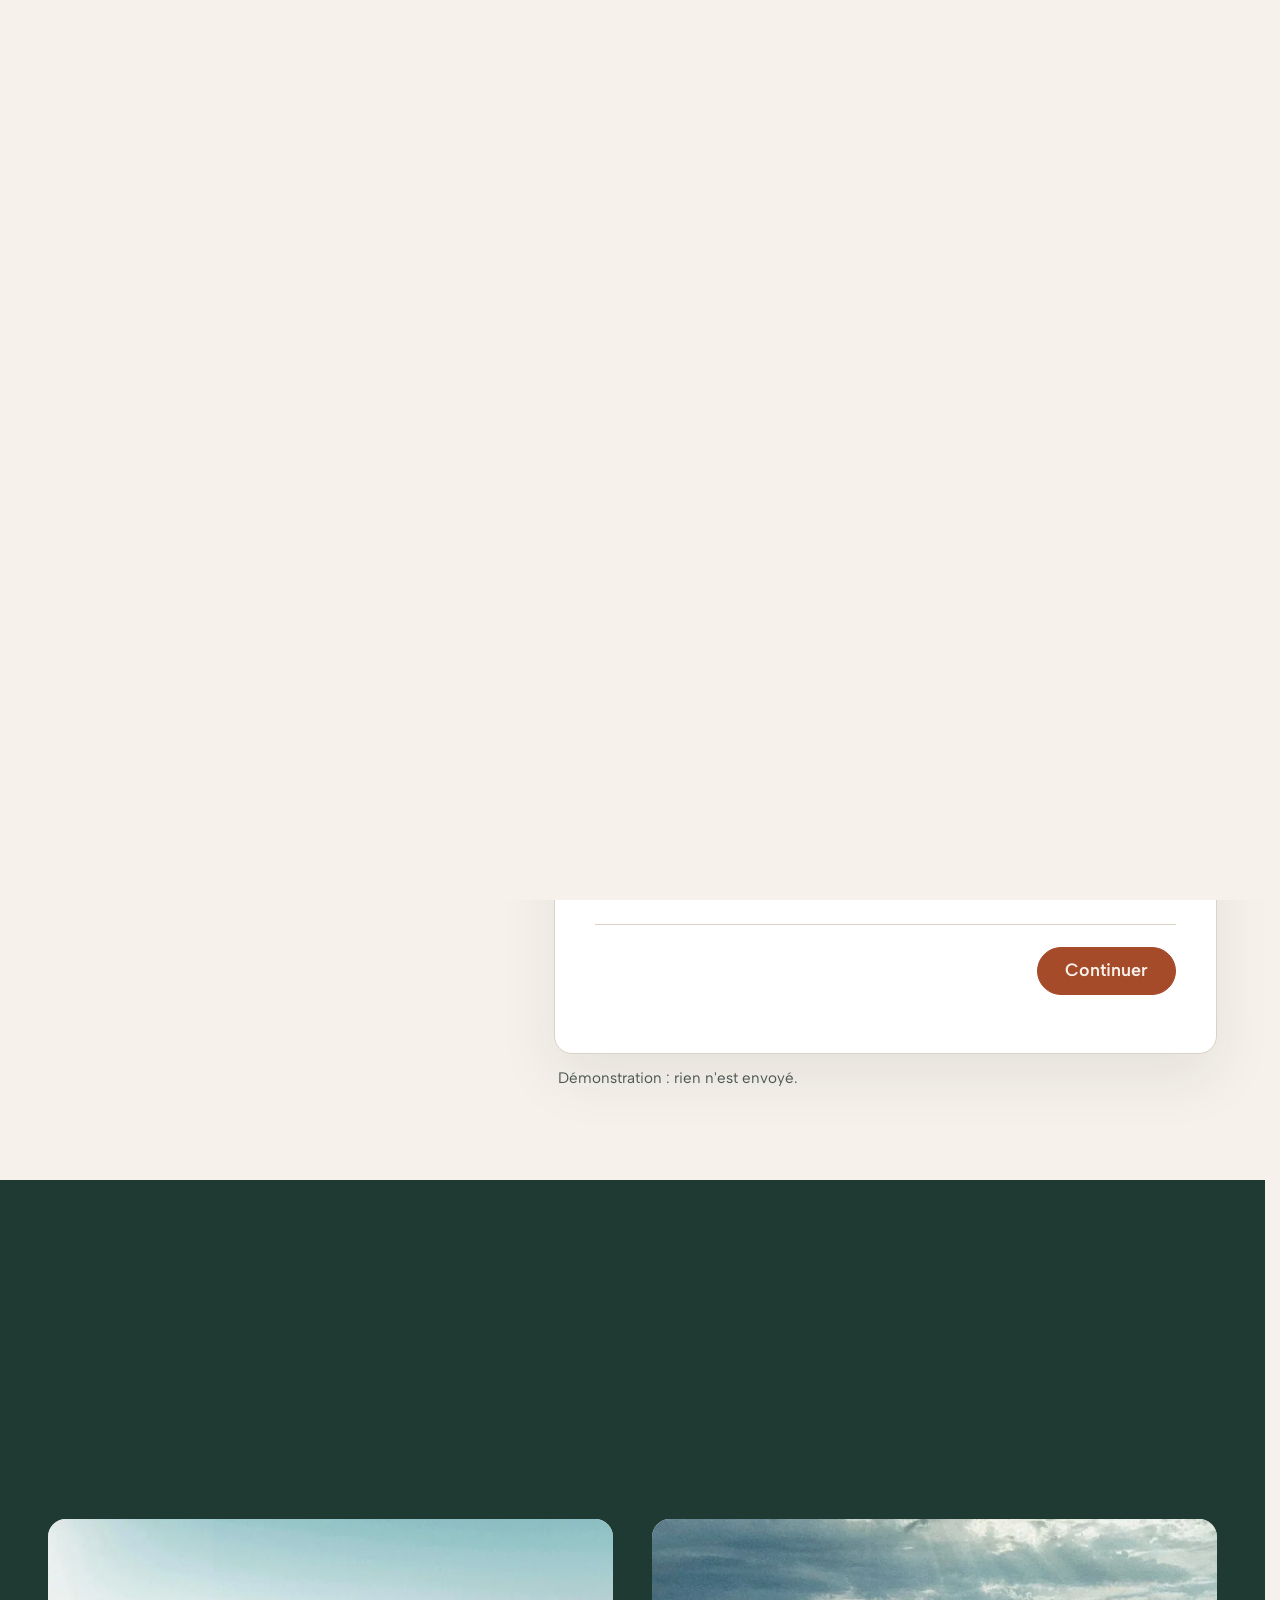
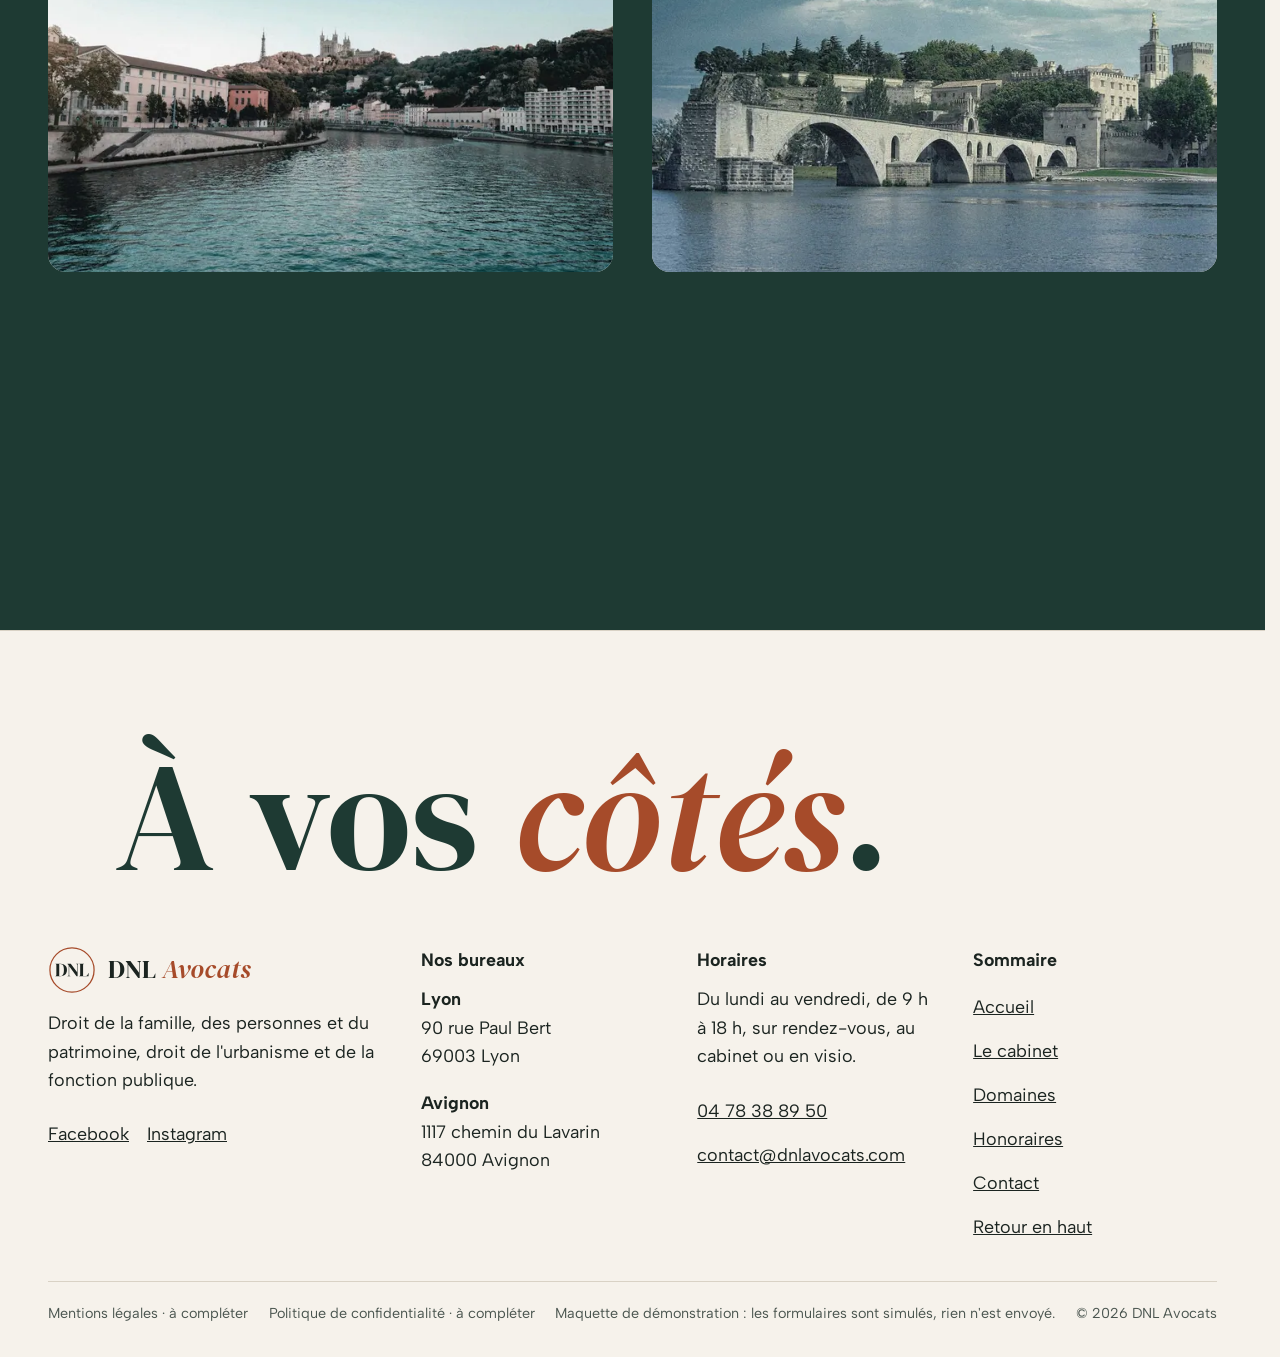
<file: contact.html>
<!doctype html>
<html lang="fr" data-v="2" data-curseur>
<head>
<meta charset="utf-8">
<meta name="viewport" content="width=device-width, initial-scale=1, viewport-fit=cover">
<title>Prendre rendez-vous · DNL Avocats</title>
<meta name="description" content="Prenez rendez-vous avec DNL Avocats à Lyon, à Avignon ou en visio : 04 78 38 89 50, contact@dnlavocats.com, du lundi au vendredi de 9 h à 18 h.">
<meta name="robots" content="noindex, nofollow">
<link rel="canonical" href="https://dnl-avocats-maquette.vercel.app/contact">
<style>:root{--fond:#F6F2EB;--texte:#1B2420;--voile-fond:#1E3A33;--ouverture-fond:#F6F2EB;--menu-fond:#F6F2EB}:root { --entete-h: 72px; --barres-h: 0px; } html { background: var(--fond); color: var(--texte); scrollbar-gutter: stable; } body { margin: 0; background: var(--fond); } html.js:not(.secours):not([data-arrivee="retour"]) [data-anime] { opacity: 0; } html.js:not(.secours):not([data-arrivee="retour"]) [data-anime].vu { opacity: 1; } [data-voile] { position: fixed; inset: 0; z-index: 900; background: var(--voile-fond); transform: translateY(100%); visibility: hidden; pointer-events: none; } html[data-arrivee="voile"]:not(.voile-leve):not(.secours) [data-voile] { transform: none; visibility: visible; } html.secours [data-voile] { visibility: hidden !important; } .ouverture-panneau { position: fixed; inset: 0; z-index: 850; display: none; place-content: center; justify-items: center; background: var(--ouverture-fond, var(--voile-fond)); color: var(--fond); text-align: center; } html.js[data-arrivee="intro"]:not(.secours):not(.intro-finie) .ouverture-panneau { display: grid; } html.defilement-bloque, html.defilement-bloque body, html.js[data-arrivee="intro"]:not(.secours):not(.intro-finie), html.js[data-arrivee="intro"]:not(.secours):not(.intro-finie) body, html[data-arrivee="voile"]:not(.voile-leve):not(.secours), html[data-arrivee="voile"]:not(.voile-leve):not(.secours) body { overflow: hidden; } html.js[data-arrivee="intro"]:not(.secours):not(.intro-finie) { background-color: var(--ouverture-fond, var(--voile-fond)); } html[data-arrivee="voile"]:not(.voile-leve):not(.secours) { background-color: var(--voile-fond); }</style>
<script>(function () {
var d = document.documentElement, ss = null, ls = null;
try { ss = window.sessionStorage; ls = window.localStorage; } catch (e) {}
d.classList.add('js');
var nav = performance.getEntriesByType ? performance.getEntriesByType('navigation')[0] : null;
var type = nav ? nav.type : 'navigate';
var depart = null;
try { depart = JSON.parse(ss.getItem('socle:depart') || 'null'); ss.removeItem('socle:depart'); } catch (e) {}
if (depart && !(Date.now() - depart.t < 15000)) depart = null;
var mode = type === 'back_forward' ? 'retour' : type === 'reload' ? 'intro' : depart ? 'voile' : 'intro';
d.setAttribute('data-arrivee', mode);
if (mode === 'voile' && depart.couleur) d.style.setProperty('--voile-fond', depart.couleur);
if (type === 'reload' && 'scrollRestoration' in history) {
history.scrollRestoration = 'manual';
}
try {
var choisie = ls && ls.getItem('socle:langue');
var langue = (d.lang || '').slice(0, 2);
if (choisie && choisie !== langue && type === 'navigate' && !depart) {
var alt = document.querySelector('link[rel="alternate"][hreflang="' + choisie + '"]');
if (alt) location.replace(new URL(alt.href).pathname + location.search + location.hash);
}
} catch (e) {}
setTimeout(function () { if (!d.classList.contains('demarre')) d.classList.add('secours'); }, 2000);
})();</script>
<link rel="preload" href="/assets/fonts/dm-serif-display-latin-400-normal.woff2" as="font" type="font/woff2" crossorigin>
<link rel="preload" href="/assets/fonts/albert-sans-latin-wght-normal.woff2" as="font" type="font/woff2" crossorigin>
<link rel="stylesheet" href="/assets/css/socle.css?v=2">
<link rel="stylesheet" href="/assets/css/site.css?v=2">
<link rel="modulepreload" href="/assets/js/site.js?v=2">
<link rel="modulepreload" href="/assets/js/socle/index.js?v=2">
<script src="/assets/vendor/gsap.min.js" defer></script>
<script src="/assets/vendor/ScrollTrigger.min.js" defer></script>
<script src="/assets/vendor/SplitText.min.js" defer></script>
<script type="module" src="/assets/js/site.js?v=2"></script>
<meta name="theme-color" content="#F6F2EB">
<link rel="icon" href="/assets/images/favicon.svg" type="image/svg+xml">
<link rel="apple-touch-icon" href="/assets/images/apple-touch-icon.png">
<meta property="og:type" content="website">
<meta property="og:site_name" content="DNL Avocats">
<meta property="og:locale" content="fr_FR">
<meta property="og:title" content="Prendre rendez-vous · DNL Avocats">
<meta property="og:description" content="Prenez rendez-vous avec DNL Avocats à Lyon, à Avignon ou en visio : 04 78 38 89 50, contact@dnlavocats.com, du lundi au vendredi de 9 h à 18 h.">
<meta property="og:url" content="https://dnl-avocats-maquette.vercel.app/contact">
<meta property="og:image" content="https://dnl-avocats-maquette.vercel.app/assets/partage/contact-fr.jpg">
<meta property="og:image:width" content="1200">
<meta property="og:image:height" content="630">
<meta property="og:image:alt" content="Les trois avocates de DNL Avocats">
<meta name="twitter:card" content="summary_large_image">
<script type="application/ld+json">{"@context":"https://schema.org","@type":"LegalService","name":"DNL Avocats","legalName":"DNL AVOCATS SELARL","url":"https://dnl-avocats-maquette.vercel.app/","telephone":"+33478388950","email":"contact@dnlavocats.com","description":"Cabinet d'avocates à Lyon et Avignon : droit de la famille, des personnes et du patrimoine, successions, droit de l'urbanisme et de la fonction publique.","priceRange":"Premier rendez-vous 180 € TTC","areaServed":["Lyon","Avignon"],"address":{"@type":"PostalAddress","streetAddress":"90 rue Paul Bert","postalCode":"69003","addressLocality":"Lyon","addressCountry":"FR"},"location":[{"@type":"Place","name":"DNL Avocats Lyon","address":{"@type":"PostalAddress","streetAddress":"90 rue Paul Bert","postalCode":"69003","addressLocality":"Lyon","addressCountry":"FR"}},{"@type":"Place","name":"DNL Avocats Avignon","address":{"@type":"PostalAddress","streetAddress":"1117 chemin du Lavarin","postalCode":"84000","addressLocality":"Avignon","addressCountry":"FR"}}],"openingHoursSpecification":[{"@type":"OpeningHoursSpecification","dayOfWeek":["Monday","Tuesday","Wednesday","Thursday","Friday"],"opens":"09:00","closes":"18:00"}],"employee":[{"@type":"Person","name":"Anne Di Nicola","jobTitle":"Avocate"},{"@type":"Person","name":"Agathe Lucot","jobTitle":"Avocate"},{"@type":"Person","name":"Agathe Schiltz","jobTitle":"Avocate"}],"sameAs":["https://www.facebook.com/DNLAvocats","https://www.instagram.com/dnlavocats/"]}</script>
</head>
<body id="haut">
<div data-voile data-forme="iris" aria-hidden="true"><div class="voile-contenu"><svg class="mono mono--voile" viewBox="0 0 100 100" aria-hidden="true" focusable="false"><circle class="mono-anneau" cx="50" cy="50" r="46" pathLength="1"/><path class="mono-l" d="M25.12 63.14L15.28 63.14L15.28 62.74L16.12 62.42Q17.40 61.90 17.40 60.38L17.40 39.50Q17.40 37.90 16.12 37.46L15.28 37.14L15.28 36.74L25.84 36.74Q30.08 36.74 33.14 38.32Q36.20 39.90 37.86 42.84Q39.52 45.78 39.52 49.90Q39.52 54.10 37.72 57.06Q35.92 60.02 32.70 61.58Q29.48 63.14 25.12 63.14M23.40 37.54L23.40 62.34L25.12 62.34Q28 62.34 29.76 61.20Q31.52 60.06 32.34 57.36Q33.16 54.66 33.16 49.94Q33.16 45.22 32.34 42.52Q31.52 39.82 29.80 38.68Q28.08 37.54 25.28 37.54"/><path class="mono-l" d="M46.60 63.14L40.52 63.14L40.52 62.74L41.84 62.34Q42.56 62.14 42.88 61.56Q43.20 60.98 43.20 60.18L43.20 40.94Q42.76 39.98 42.50 39.50Q42.24 39.02 41.92 38.68Q41.60 38.34 41.04 37.82L40.36 37.14L40.36 36.74L47.44 36.74L60.72 54.86L60.72 39.78Q60.72 38.98 60.46 38.34Q60.20 37.70 59.40 37.50L58.08 37.14L58.08 36.74L63.80 36.74L63.80 37.14L62.72 37.50Q62 37.74 61.84 38.34Q61.68 38.94 61.68 39.74L61.68 63.26L59.44 63.26L44.16 42.26L44.16 60.18Q44.16 60.98 44.40 61.54Q44.64 62.10 45.40 62.34L46.60 62.74"/><path class="mono-l" d="M84.36 63.14L64.92 63.14L64.92 62.74L65.76 62.42Q66.60 62.10 66.82 61.64Q67.04 61.18 67.04 60.38L67.04 39.50Q67.04 38.70 66.80 38.22Q66.56 37.74 65.76 37.46L64.92 37.14L64.92 36.74L75.12 36.74L75.12 37.14L74.40 37.46Q73.64 37.74 73.36 38.24Q73.08 38.74 73.08 39.54L73.08 62.34L79.24 62.34Q80.72 62.34 81.42 61.62Q82.12 60.90 82.76 59.54L84.32 56.18L84.72 56.18"/></svg><span data-voile-libelle>Contact</span></div></div>
<div class="ouverture-panneau" data-ouverture aria-hidden="true">
  <svg class="mono mono--intro" viewBox="0 0 100 100" aria-hidden="true" focusable="false" data-ouverture-objet><circle class="mono-anneau" cx="50" cy="50" r="46" pathLength="1"/><path class="mono-l" d="M25.12 63.14L15.28 63.14L15.28 62.74L16.12 62.42Q17.40 61.90 17.40 60.38L17.40 39.50Q17.40 37.90 16.12 37.46L15.28 37.14L15.28 36.74L25.84 36.74Q30.08 36.74 33.14 38.32Q36.20 39.90 37.86 42.84Q39.52 45.78 39.52 49.90Q39.52 54.10 37.72 57.06Q35.92 60.02 32.70 61.58Q29.48 63.14 25.12 63.14M23.40 37.54L23.40 62.34L25.12 62.34Q28 62.34 29.76 61.20Q31.52 60.06 32.34 57.36Q33.16 54.66 33.16 49.94Q33.16 45.22 32.34 42.52Q31.52 39.82 29.80 38.68Q28.08 37.54 25.28 37.54"/><path class="mono-l" d="M46.60 63.14L40.52 63.14L40.52 62.74L41.84 62.34Q42.56 62.14 42.88 61.56Q43.20 60.98 43.20 60.18L43.20 40.94Q42.76 39.98 42.50 39.50Q42.24 39.02 41.92 38.68Q41.60 38.34 41.04 37.82L40.36 37.14L40.36 36.74L47.44 36.74L60.72 54.86L60.72 39.78Q60.72 38.98 60.46 38.34Q60.20 37.70 59.40 37.50L58.08 37.14L58.08 36.74L63.80 36.74L63.80 37.14L62.72 37.50Q62 37.74 61.84 38.34Q61.68 38.94 61.68 39.74L61.68 63.26L59.44 63.26L44.16 42.26L44.16 60.18Q44.16 60.98 44.40 61.54Q44.64 62.10 45.40 62.34L46.60 62.74"/><path class="mono-l" d="M84.36 63.14L64.92 63.14L64.92 62.74L65.76 62.42Q66.60 62.10 66.82 61.64Q67.04 61.18 67.04 60.38L67.04 39.50Q67.04 38.70 66.80 38.22Q66.56 37.74 65.76 37.46L64.92 37.14L64.92 36.74L75.12 36.74L75.12 37.14L74.40 37.46Q73.64 37.74 73.36 38.24Q73.08 38.74 73.08 39.54L73.08 62.34L79.24 62.34Q80.72 62.34 81.42 61.62Q82.12 60.90 82.76 59.54L84.32 56.18L84.72 56.18"/></svg>
  <p class="ouverture-ligne">Avocates · Lyon &amp; Avignon</p>
</div>
<a class="evitement" href="#contenu">Aller au contenu</a>
<header data-entete>
  <div class="entete-rangee">
    <a class="entete-logo" href="/" data-libelle="Accueil">
      <svg class="mono mono--entete" viewBox="0 0 100 100" aria-hidden="true" focusable="false" data-effet="lecture" data-grille="fil"><circle class="mono-anneau" cx="50" cy="50" r="46" pathLength="1"/><circle class="mono-progres" cx="50" cy="50" r="46" pathLength="1" transform="rotate(-90 50 50)"/><path class="mono-l" d="M25.12 63.14L15.28 63.14L15.28 62.74L16.12 62.42Q17.40 61.90 17.40 60.38L17.40 39.50Q17.40 37.90 16.12 37.46L15.28 37.14L15.28 36.74L25.84 36.74Q30.08 36.74 33.14 38.32Q36.20 39.90 37.86 42.84Q39.52 45.78 39.52 49.90Q39.52 54.10 37.72 57.06Q35.92 60.02 32.70 61.58Q29.48 63.14 25.12 63.14M23.40 37.54L23.40 62.34L25.12 62.34Q28 62.34 29.76 61.20Q31.52 60.06 32.34 57.36Q33.16 54.66 33.16 49.94Q33.16 45.22 32.34 42.52Q31.52 39.82 29.80 38.68Q28.08 37.54 25.28 37.54"/><path class="mono-l" d="M46.60 63.14L40.52 63.14L40.52 62.74L41.84 62.34Q42.56 62.14 42.88 61.56Q43.20 60.98 43.20 60.18L43.20 40.94Q42.76 39.98 42.50 39.50Q42.24 39.02 41.92 38.68Q41.60 38.34 41.04 37.82L40.36 37.14L40.36 36.74L47.44 36.74L60.72 54.86L60.72 39.78Q60.72 38.98 60.46 38.34Q60.20 37.70 59.40 37.50L58.08 37.14L58.08 36.74L63.80 36.74L63.80 37.14L62.72 37.50Q62 37.74 61.84 38.34Q61.68 38.94 61.68 39.74L61.68 63.26L59.44 63.26L44.16 42.26L44.16 60.18Q44.16 60.98 44.40 61.54Q44.64 62.10 45.40 62.34L46.60 62.74"/><path class="mono-l" d="M84.36 63.14L64.92 63.14L64.92 62.74L65.76 62.42Q66.60 62.10 66.82 61.64Q67.04 61.18 67.04 60.38L67.04 39.50Q67.04 38.70 66.80 38.22Q66.56 37.74 65.76 37.46L64.92 37.14L64.92 36.74L75.12 36.74L75.12 37.14L74.40 37.46Q73.64 37.74 73.36 38.24Q73.08 38.74 73.08 39.54L73.08 62.34L79.24 62.34Q80.72 62.34 81.42 61.62Q82.12 60.90 82.76 59.54L84.32 56.18L84.72 56.18"/></svg><span class="entete-nom">DNL <em>Avocats</em></span>
    </a>
    <nav data-nav aria-label="Navigation principale">
      <ul><li><a href="/cabinet" data-libelle="Le cabinet">Le cabinet</a></li><li><a href="/domaines" data-libelle="Domaines">Domaines</a></li><li><a href="/honoraires" data-libelle="Honoraires">Honoraires</a></li><li><a href="/contact" data-libelle="Contact" aria-current="page">Contact</a></li></ul>
    </nav>
    <div class="entete-actions">
      <a class="bouton" href="/contact" data-libelle="Contact">Prendre rendez-vous</a>
      <button type="button" data-menu-bouton aria-controls="menu" aria-expanded="false" data-libelle-ouvrir="Menu" data-libelle-fermer="Fermer"><span data-libelle-bouton>Menu</span></button>
      <a class="menu-sansjs" href="#menu" data-menu-lien>Menu</a>
    </div>
  </div>
</header>
<script>/* Avant le premier affichage : rangées de la navigation (même règle que ajusterNav dans assets/js/socle/entete.js)
   et hauteur réelle de l'en-tête, pour que rien ne saute quand le JavaScript du site prend la main. */
(function () {
  var h = document.documentElement, u = document.querySelector('[data-nav] ul'), e = document.querySelector('[data-entete]');
  if (u) {
    var deborde = function () { return u.scrollWidth > u.clientWidth + 1; }, c = deborde();
    if (c && window.matchMedia('(min-width: 900px)').matches) {
      h.classList.add('nav-deux-rangees'); c = deborde();
      if (c) { h.classList.add('nav-deux-lignes'); var a = u.querySelector('a'); c = !a || u.getBoundingClientRect().height > a.getBoundingClientRect().height * 2.5; }
      if (c) h.classList.remove('nav-deux-rangees', 'nav-deux-lignes');
    }
    if (c) h.classList.add('nav-compacte');
  }
  if (e) h.style.setProperty('--entete-h', Math.round(e.getBoundingClientRect().height) + 'px');
})();</script>
<span id="menu-ferme" aria-hidden="true"></span>
<div id="menu" data-menu role="dialog" aria-modal="true" aria-label="Menu">
  <p class="menu-sansjs-fermer"><a href="#menu-ferme">Fermer</a></p>
  <ul><li style="--i:0"><a href="/" class="menu-lien" data-libelle="Accueil">Accueil</a></li><li style="--i:1"><a href="/cabinet" class="menu-lien" data-libelle="Le cabinet">Le cabinet</a></li><li style="--i:2"><a href="/domaines" class="menu-lien" data-libelle="Domaines">Domaines</a></li><li style="--i:3"><a href="/honoraires" class="menu-lien" data-libelle="Honoraires">Honoraires</a></li><li style="--i:4"><a href="/contact" class="menu-lien" data-libelle="Contact" aria-current="page">Contact</a></li></ul>
  <p><a class="bouton" href="tel:+33478388950">Appeler 04 78 38 89 50</a></p>
</div>
<main id="contenu" tabindex="-1">
<section class="rdv" id="debut">
  <div class="conteneur rdv-grille">
    <div class="rdv-cote">
      <p class="surtitre o-suite">Contact</p>
      <h1><span class="ligne-masque"><span class="page-ligne">Prenons rendez-vous</span></span></h1>
      <p class="rdv-intro o-suite masque-petit">Dites-nous en quelques mots ce qui vous amène : le cabinet vous recontacte pour fixer le premier rendez-vous.</p>
      <p class="rdv-tel o-suite"><a href="tel:+33478388950" data-action-principale>04 78 38 89 50</a><span data-info-cle>Du lundi au vendredi, de 9 h à 18 h</span></p>
      <p class="o-suite"><a class="rdv-mail" href="mailto:contact@dnlavocats.com">contact@dnlavocats.com</a></p>
      <div class="o-suite"><p class="statut" data-statut><span class="statut-point" aria-hidden="true"></span><span data-statut-texte>Du lundi au vendredi, de 9 h à 18 h, sur rendez-vous, au cabinet ou en visio.</span></p></div>
      <div class="trio o-suite" data-effet="trio" data-iris-centre>
        <figure class="media trio-medaillon" style="--cadrage:50% 24%">
  <picture>
    <img src="/assets/images/anne-di-nicola-960.webp" srcset="/assets/images/anne-di-nicola-480.webp 480w, /assets/images/anne-di-nicola-640.webp 640w, /assets/images/anne-di-nicola-960.webp 960w" sizes="96px" alt="" width="960" height="1280" loading="lazy" decoding="async">
  </picture>
</figure><figure class="media trio-medaillon" style="--cadrage:50% 24%">
  <picture>
    <img src="/assets/images/agathe-lucot-960.webp" srcset="/assets/images/agathe-lucot-480.webp 480w, /assets/images/agathe-lucot-640.webp 640w, /assets/images/agathe-lucot-960.webp 960w" sizes="96px" alt="" width="960" height="1280" loading="lazy" decoding="async">
  </picture>
</figure><figure class="media trio-medaillon" style="--cadrage:50% 24%">
  <picture>
    <img src="/assets/images/agathe-schiltz-960.webp" srcset="/assets/images/agathe-schiltz-480.webp 480w, /assets/images/agathe-schiltz-640.webp 640w, /assets/images/agathe-schiltz-960.webp 960w" sizes="96px" alt="" width="960" height="1280" loading="lazy" decoding="async">
  </picture>
</figure>
        <p class="trio-noms">Anne Di Nicola, Agathe Lucot et Agathe Schiltz</p>
      </div>
    </div>
    <div class="rdv-formulaire" id="rendez-vous">
      <div class="fpe" data-module="formulaire-par-etapes">
        <div class="fpe__carton" data-visuel>
          <form class="fpe__form" action="#" method="post" novalidate>
            <div class="fpe__progression">
              <ol class="fpe__reperes" aria-label="Progression"></ol>
              <div class="fpe__barre" aria-hidden="true"><span></span></div>
              <p class="fpe__etat" aria-live="polite"></p>
            </div>
            <fieldset class="fpe__etape" data-etape="Votre situation">
              <legend class="fpe__legende"><h2 class="fpe__titre">Votre demande concerne…</h2></legend>
              <div class="fpe__groupe fpe__cartes" data-libelle="Votre situation">
                <label class="fpe__carte"><input type="radio" name="sujet" value="famille" required><svg class="fpe__icone" viewBox="0 0 32 32" aria-hidden="true" fill="none" stroke="currentColor" stroke-width="1.8" stroke-linecap="round" stroke-linejoin="round"><path d="M10 14a4 4 0 1 0 0-.1M22 15a3 3 0 1 0 0-.1M4 27c0-5 3-8 6-8s6 3 6 8M17 27c0-4 2-6 5-6s5 2 5 6"/></svg><span class="fpe__carte-titre">Famille et personnes</span><span class="fpe__carte-texte">Enfants, Divorce et séparation, Droit des personnes</span></label><label class="fpe__carte"><input type="radio" name="sujet" value="successions"><svg class="fpe__icone" viewBox="0 0 32 32" aria-hidden="true" fill="none" stroke="currentColor" stroke-width="1.8" stroke-linecap="round" stroke-linejoin="round"><circle cx="11" cy="16" r="5"/><path d="M16 16h12M24 16v4M28 16v3"/></svg><span class="fpe__carte-titre">Successions et patrimoine</span><span class="fpe__carte-texte">Successions, Indivision, Régime matrimonial</span></label><label class="fpe__carte"><input type="radio" name="sujet" value="urbanisme"><svg class="fpe__icone" viewBox="0 0 32 32" aria-hidden="true" fill="none" stroke="currentColor" stroke-width="1.8" stroke-linecap="round" stroke-linejoin="round"><path d="M4 27h24M7 27V15l7-5 7 5v12M12 27v-6h4v6M24 27V9"/><path d="M24 9l4 2"/></svg><span class="fpe__carte-titre">Urbanisme</span><span class="fpe__carte-texte">Avant de construire, Contester, Travaux sans autorisation</span></label><label class="fpe__carte"><input type="radio" name="sujet" value="fonction-publique"><svg class="fpe__icone" viewBox="0 0 32 32" aria-hidden="true" fill="none" stroke="currentColor" stroke-width="1.8" stroke-linecap="round" stroke-linejoin="round"><path d="M4 12l12-6 12 6M6 12v13M11 12v13M16 12v13M21 12v13M26 12v13M3 27h26"/></svg><span class="fpe__carte-titre">Fonction publique</span><span class="fpe__carte-texte">Carrière, Discipline, Santé et protection, Fin de fonctions</span></label>
                <label class="fpe__carte"><input type="radio" name="sujet" value="autre"><svg class="fpe__icone" viewBox="0 0 32 32" aria-hidden="true" fill="none" stroke="currentColor" stroke-width="1.8" stroke-linecap="round" stroke-linejoin="round"><circle cx="16" cy="16" r="11"/><path d="M13 13a3 3 0 1 1 4 3c-1 .5-1 1-1 2.5M16 22v.5"/></svg><span class="fpe__carte-titre">Une autre question</span><span class="fpe__carte-texte">Vous ne savez pas dans quelle case entrer : décrivez simplement votre situation.</span></label>
              </div>
            </fieldset>
            <fieldset class="fpe__etape" data-etape="Le lieu">
              <legend class="fpe__legende"><h2 class="fpe__titre">Où souhaitez-vous être reçu ?</h2></legend>
              <div class="fpe__groupe fpe__cartes" data-libelle="Le lieu">
                <label class="fpe__carte"><input type="radio" name="lieu" value="lyon" required><svg class="fpe__icone" viewBox="0 0 32 32" aria-hidden="true" fill="none" stroke="currentColor" stroke-width="1.8" stroke-linecap="round" stroke-linejoin="round"><path d="M16 28s-9-8-9-15a9 9 0 0 1 18 0c0 7-9 15-9 15z"/><circle cx="16" cy="13" r="3"/></svg><span class="fpe__carte-titre">Lyon</span><span class="fpe__carte-texte">90 rue Paul Bert, 69003</span></label>
                <label class="fpe__carte"><input type="radio" name="lieu" value="avignon"><svg class="fpe__icone" viewBox="0 0 32 32" aria-hidden="true" fill="none" stroke="currentColor" stroke-width="1.8" stroke-linecap="round" stroke-linejoin="round"><path d="M16 28s-9-8-9-15a9 9 0 0 1 18 0c0 7-9 15-9 15z"/><circle cx="16" cy="13" r="3"/></svg><span class="fpe__carte-titre">Avignon</span><span class="fpe__carte-texte">1117 chemin du Lavarin, 84000</span></label>
                <label class="fpe__carte"><input type="radio" name="lieu" value="visio"><svg class="fpe__icone" viewBox="0 0 32 32" aria-hidden="true" fill="none" stroke="currentColor" stroke-width="1.8" stroke-linecap="round" stroke-linejoin="round"><rect x="4" y="9" width="17" height="14" rx="2"/><path d="M21 14l7-4v12l-7-4"/></svg><span class="fpe__carte-titre">En visio</span><span class="fpe__carte-texte">Depuis chez vous, partout en France</span></label>
              </div>
            </fieldset>
            <fieldset class="fpe__etape" data-etape="Coordonnées">
              <legend class="fpe__legende"><h2 class="fpe__titre">Comment vous joindre ?</h2></legend>
              <div class="fpe__grille">
                <div class="fpe__champ"><label for="f-prenom">Prénom <i aria-hidden="true">*</i></label><input id="f-prenom" name="prenom" autocomplete="given-name" required></div>
                <div class="fpe__champ"><label for="f-nom">Nom <i aria-hidden="true">*</i></label><input id="f-nom" name="nom" autocomplete="family-name" required></div>
                <div class="fpe__champ"><label for="f-email">E-mail <i aria-hidden="true">*</i></label><input id="f-email" name="email" type="email" autocomplete="email" required></div>
                <div class="fpe__champ"><label for="f-tel">Téléphone</label><input id="f-tel" name="tel" type="tel" inputmode="tel" autocomplete="tel" pattern="[0-9 +().\-]{8,20}"></div>
              </div>
              <div class="fpe__champ"><label for="f-message">En quelques mots, votre situation <i aria-hidden="true">*</i></label><textarea id="f-message" name="message" rows="4" minlength="10" required aria-describedby="f-message-aide"></textarea><p class="fpe__aide" id="f-message-aide">Inutile de tout détailler : quelques lignes suffisent.</p></div>
              <label class="fpe__case"><input type="checkbox" name="accord" value="oui" required data-libelle="Accord" data-hors-recap><span class="fpe__choix-texte">J&#39;accepte que ces informations servent uniquement à répondre à ma demande. <i aria-hidden="true">*</i></span></label>
              <p class="fpe__aide">Les champs marqués d&#39;un astérisque sont obligatoires.</p>
              <p class="mention-donnees">Vos données servent seulement à répondre à votre demande et ne sont transmises à personne. Politique de confidentialité : à compléter.</p>
            </fieldset>
            <fieldset class="fpe__etape" data-etape="Récapitulatif" data-recap>
              <legend class="fpe__legende"><h2 class="fpe__titre">Tout est juste ?</h2></legend>
              <div class="fpe__recap"><p>Le récapitulatif de vos réponses s&#39;affiche ici.</p></div>
            </fieldset>
            <div class="fpe__nav">
              <button class="fpe__bouton fpe__bouton--ligne" type="button" data-precedent>Retour</button>
              <button class="fpe__bouton" type="button" data-suivant data-retour="Revenir au récapitulatif">Continuer</button>
              <button class="fpe__bouton" type="submit">Envoyer la demande</button>
            </div>
          </form>
          <div class="fpe__fin" hidden data-grille="retour">
            <svg class="fpe__coche" viewBox="0 0 64 64" aria-hidden="true"><circle cx="32" cy="32" r="28"/><path d="M20 33l8 8 16-17"/></svg>
            <h2>Merci, votre demande est prête.</h2>
            <p data-resume></p>
            <p>Démonstration : rien n&#39;a été envoyé. Sur le site en ligne, le cabinet recevrait votre demande et vous recontacterait.</p>
            <div class="fpe__fin-actions"><button class="fpe__bouton fpe__bouton--ligne" type="button" data-recommencer>Nouvelle demande</button></div>
          </div>
        </div>
        <p class="rdv-simule">Démonstration : rien n&#39;est envoyé.</p>
      </div>
    </div>
  </div>
</section>
<section class="adresses" id="bureaux" aria-labelledby="adresses-titre">
  <div class="conteneur">
    <p class="surtitre" data-anime>Nos bureaux</p>
    <h2 id="adresses-titre" data-anime="lignes">Deux adresses, un même numéro</h2>
    <p class="adresses-intro" data-anime>Les rendez-vous ont lieu au cabinet de Lyon, au cabinet d&#39;Avignon ou en visio. Un seul numéro pour les deux : 04 78 38 89 50.</p>
    <div class="adresses-grille">
      <article class="adresse">
        <figure class="media adresse-media" data-fx="parallaxe" data-fx-force="8" style="--cadrage:45% 45%">
  <picture>
    <img src="/assets/images/lyon-1200.webp" srcset="/assets/images/lyon-480.webp 480w, /assets/images/lyon-800.webp 800w, /assets/images/lyon-1200.webp 1200w" sizes="(max-width: 760px) 100vw, 50vw" alt="Lyon, les quais de Saône et la colline de Fourvière" width="1200" height="800" loading="lazy" decoding="async">
  </picture>
</figure>
        <div class="adresse-texte" data-anime><h3>Lyon</h3><p class="bureau-role">Siège du cabinet</p><p>90 rue Paul Bert<br>69003 Lyon</p><p><a class="lien-tel" href="tel:+33478388950">04 78 38 89 50</a></p></div>
      </article><article class="adresse">
        <figure class="media adresse-media" data-fx="parallaxe" data-fx-force="8" style="--cadrage:48% 57%">
  <picture>
    <img src="/assets/images/avignon-1200.webp" srcset="/assets/images/avignon-480.webp 480w, /assets/images/avignon-800.webp 800w, /assets/images/avignon-1200.webp 1200w" sizes="(max-width: 760px) 100vw, 50vw" alt="Avignon, le pont Saint-Bénezet et le palais des Papes au bord du Rhône" width="1200" height="800" loading="lazy" decoding="async">
  </picture>
</figure>
        <div class="adresse-texte" data-anime><h3>Avignon</h3><p class="bureau-role">Cabinet secondaire, ouvert en 2024</p><p>1117 chemin du Lavarin<br>84000 Avignon</p><p><a class="lien-tel" href="tel:+33478388950">04 78 38 89 50</a></p></div>
      </article>
    </div>
  </div>
</section>
</main>
<footer class="pied" id="pied">
  <p class="pied-fin conteneur" data-effet="pied-fin">À vos <em>côtés</em><span aria-hidden="true">.</span></p>
  <div class="conteneur pied-grille">
    <div class="pied-marque">
      <p class="pied-logo"><svg class="mono mono--pied" viewBox="0 0 100 100" aria-hidden="true" focusable="false"><circle class="mono-anneau" cx="50" cy="50" r="46" pathLength="1"/><path class="mono-l" d="M25.12 63.14L15.28 63.14L15.28 62.74L16.12 62.42Q17.40 61.90 17.40 60.38L17.40 39.50Q17.40 37.90 16.12 37.46L15.28 37.14L15.28 36.74L25.84 36.74Q30.08 36.74 33.14 38.32Q36.20 39.90 37.86 42.84Q39.52 45.78 39.52 49.90Q39.52 54.10 37.72 57.06Q35.92 60.02 32.70 61.58Q29.48 63.14 25.12 63.14M23.40 37.54L23.40 62.34L25.12 62.34Q28 62.34 29.76 61.20Q31.52 60.06 32.34 57.36Q33.16 54.66 33.16 49.94Q33.16 45.22 32.34 42.52Q31.52 39.82 29.80 38.68Q28.08 37.54 25.28 37.54"/><path class="mono-l" d="M46.60 63.14L40.52 63.14L40.52 62.74L41.84 62.34Q42.56 62.14 42.88 61.56Q43.20 60.98 43.20 60.18L43.20 40.94Q42.76 39.98 42.50 39.50Q42.24 39.02 41.92 38.68Q41.60 38.34 41.04 37.82L40.36 37.14L40.36 36.74L47.44 36.74L60.72 54.86L60.72 39.78Q60.72 38.98 60.46 38.34Q60.20 37.70 59.40 37.50L58.08 37.14L58.08 36.74L63.80 36.74L63.80 37.14L62.72 37.50Q62 37.74 61.84 38.34Q61.68 38.94 61.68 39.74L61.68 63.26L59.44 63.26L44.16 42.26L44.16 60.18Q44.16 60.98 44.40 61.54Q44.64 62.10 45.40 62.34L46.60 62.74"/><path class="mono-l" d="M84.36 63.14L64.92 63.14L64.92 62.74L65.76 62.42Q66.60 62.10 66.82 61.64Q67.04 61.18 67.04 60.38L67.04 39.50Q67.04 38.70 66.80 38.22Q66.56 37.74 65.76 37.46L64.92 37.14L64.92 36.74L75.12 36.74L75.12 37.14L74.40 37.46Q73.64 37.74 73.36 38.24Q73.08 38.74 73.08 39.54L73.08 62.34L79.24 62.34Q80.72 62.34 81.42 61.62Q82.12 60.90 82.76 59.54L84.32 56.18L84.72 56.18"/></svg><span>DNL <em>Avocats</em></span></p>
      <p>Droit de la famille, des personnes et du patrimoine, droit de l&#39;urbanisme et de la fonction publique.</p>
      <ul class="pied-reseaux" aria-label="Le cabinet sur les réseaux"><li><a href="https://www.facebook.com/DNLAvocats" target="_blank" rel="noopener">Facebook<span class="visuellement-cache"> (nouvel onglet)</span></a></li><li><a href="https://www.instagram.com/dnlavocats/" target="_blank" rel="noopener">Instagram<span class="visuellement-cache"> (nouvel onglet)</span></a></li></ul>
    </div>
    <div>
      <p class="pied-titre">Nos bureaux</p>
      <p><strong>Lyon</strong><br>90 rue Paul Bert<br>69003 Lyon</p><p><strong>Avignon</strong><br>1117 chemin du Lavarin<br>84000 Avignon</p>
    </div>
    <div>
      <p class="pied-titre">Horaires</p>
      <p>Du lundi au vendredi, de 9 h à 18 h, sur rendez-vous, au cabinet ou en visio.</p>
      <p><a href="tel:+33478388950">04 78 38 89 50</a><br><a href="mailto:contact@dnlavocats.com">contact@dnlavocats.com</a></p>
    </div>
    <nav aria-label="Sommaire">
      <p class="pied-titre">Sommaire</p>
      <ul><li><a href="/" data-libelle="Accueil">Accueil</a></li><li><a href="/cabinet" data-libelle="Le cabinet">Le cabinet</a></li><li><a href="/domaines" data-libelle="Domaines">Domaines</a></li><li><a href="/honoraires" data-libelle="Honoraires">Honoraires</a></li><li><a href="/contact" data-libelle="Contact" aria-current="page">Contact</a></li><li><a href="#haut" data-sans-transition>Retour en haut</a></li></ul>
    </nav>
  </div>
  <div class="conteneur pied-bas">
    <p>Mentions légales · à compléter</p>
    <p>Politique de confidentialité · à compléter</p>
    <p>Maquette de démonstration : les formulaires sont simulés, rien n&#39;est envoyé.</p>
    <p>© 2026 DNL Avocats</p>
  </div>
</footer>
<div data-barre-fixe>
  <a class="bouton bouton--contour" href="tel:+33478388950">Appeler</a>
  <a class="bouton" href="/contact" data-libelle="Contact">Prendre rendez-vous</a>
</div>
</body>
</html>
</file>
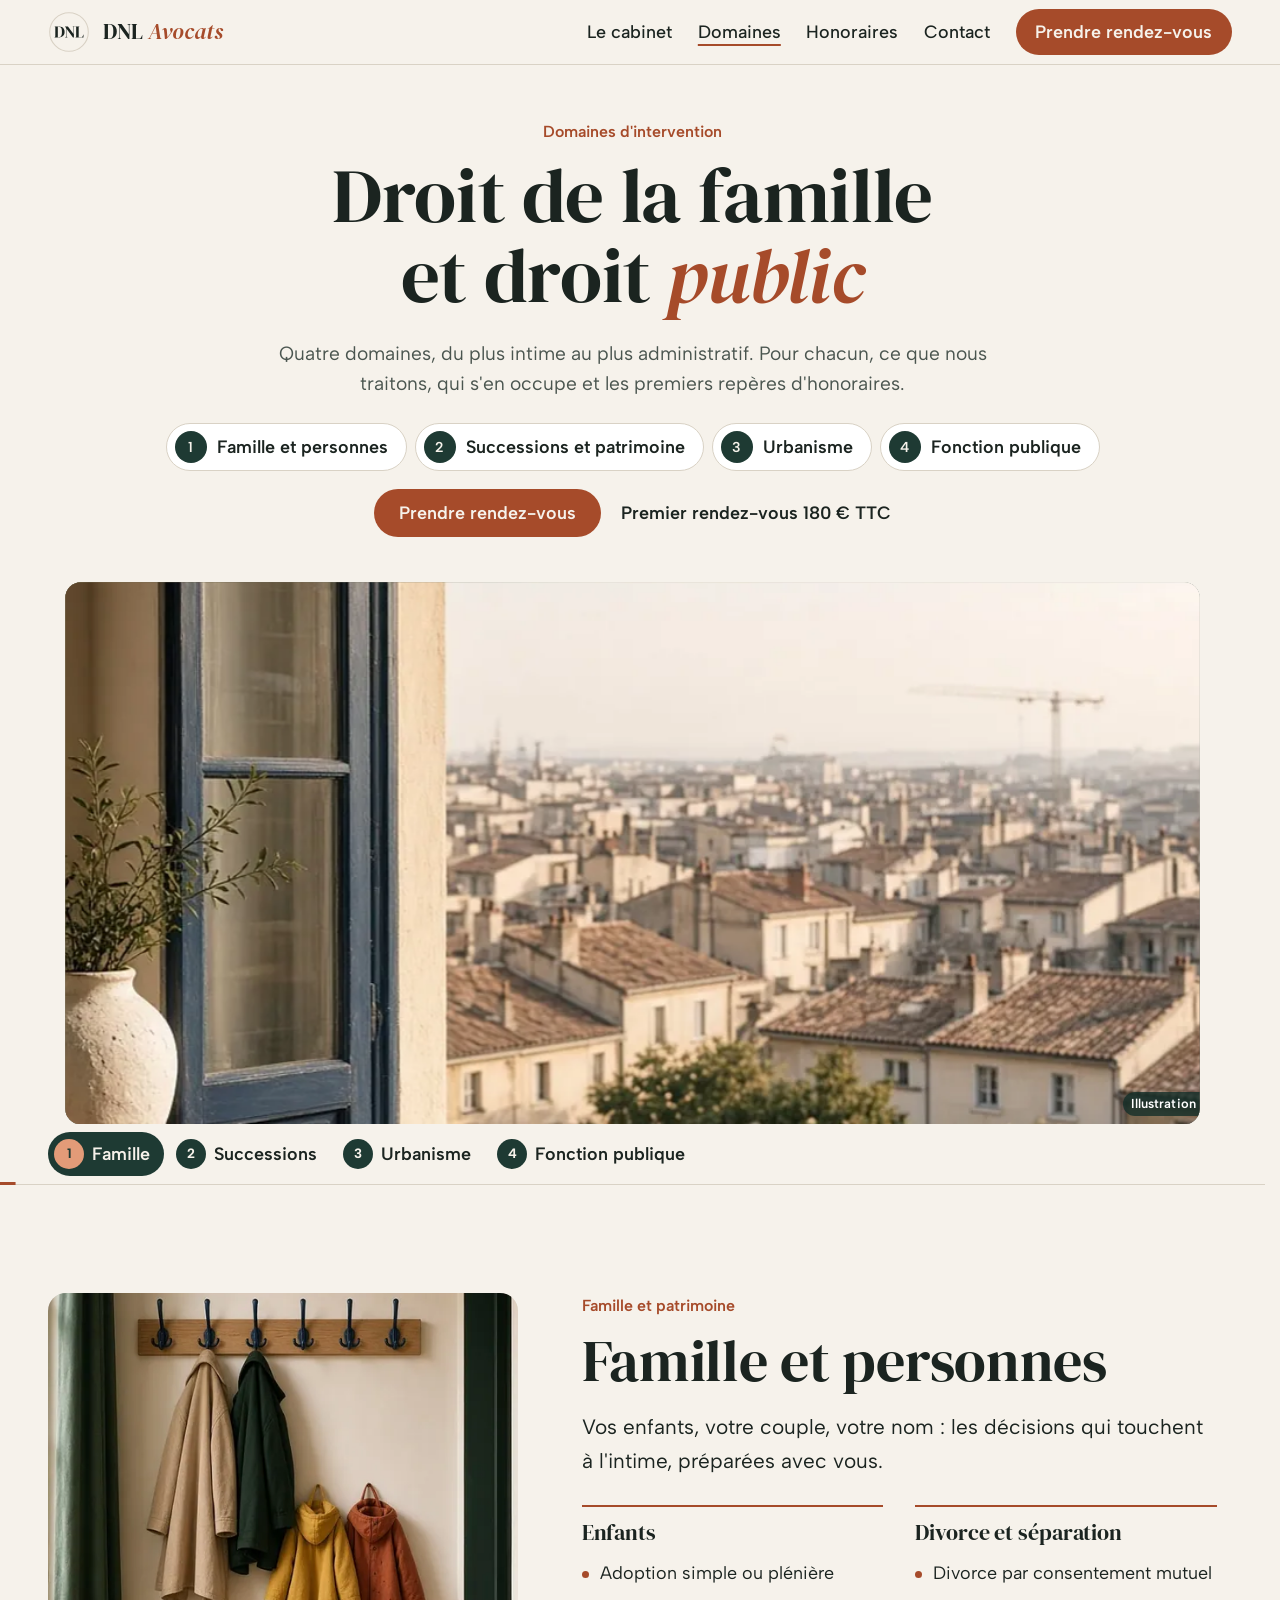
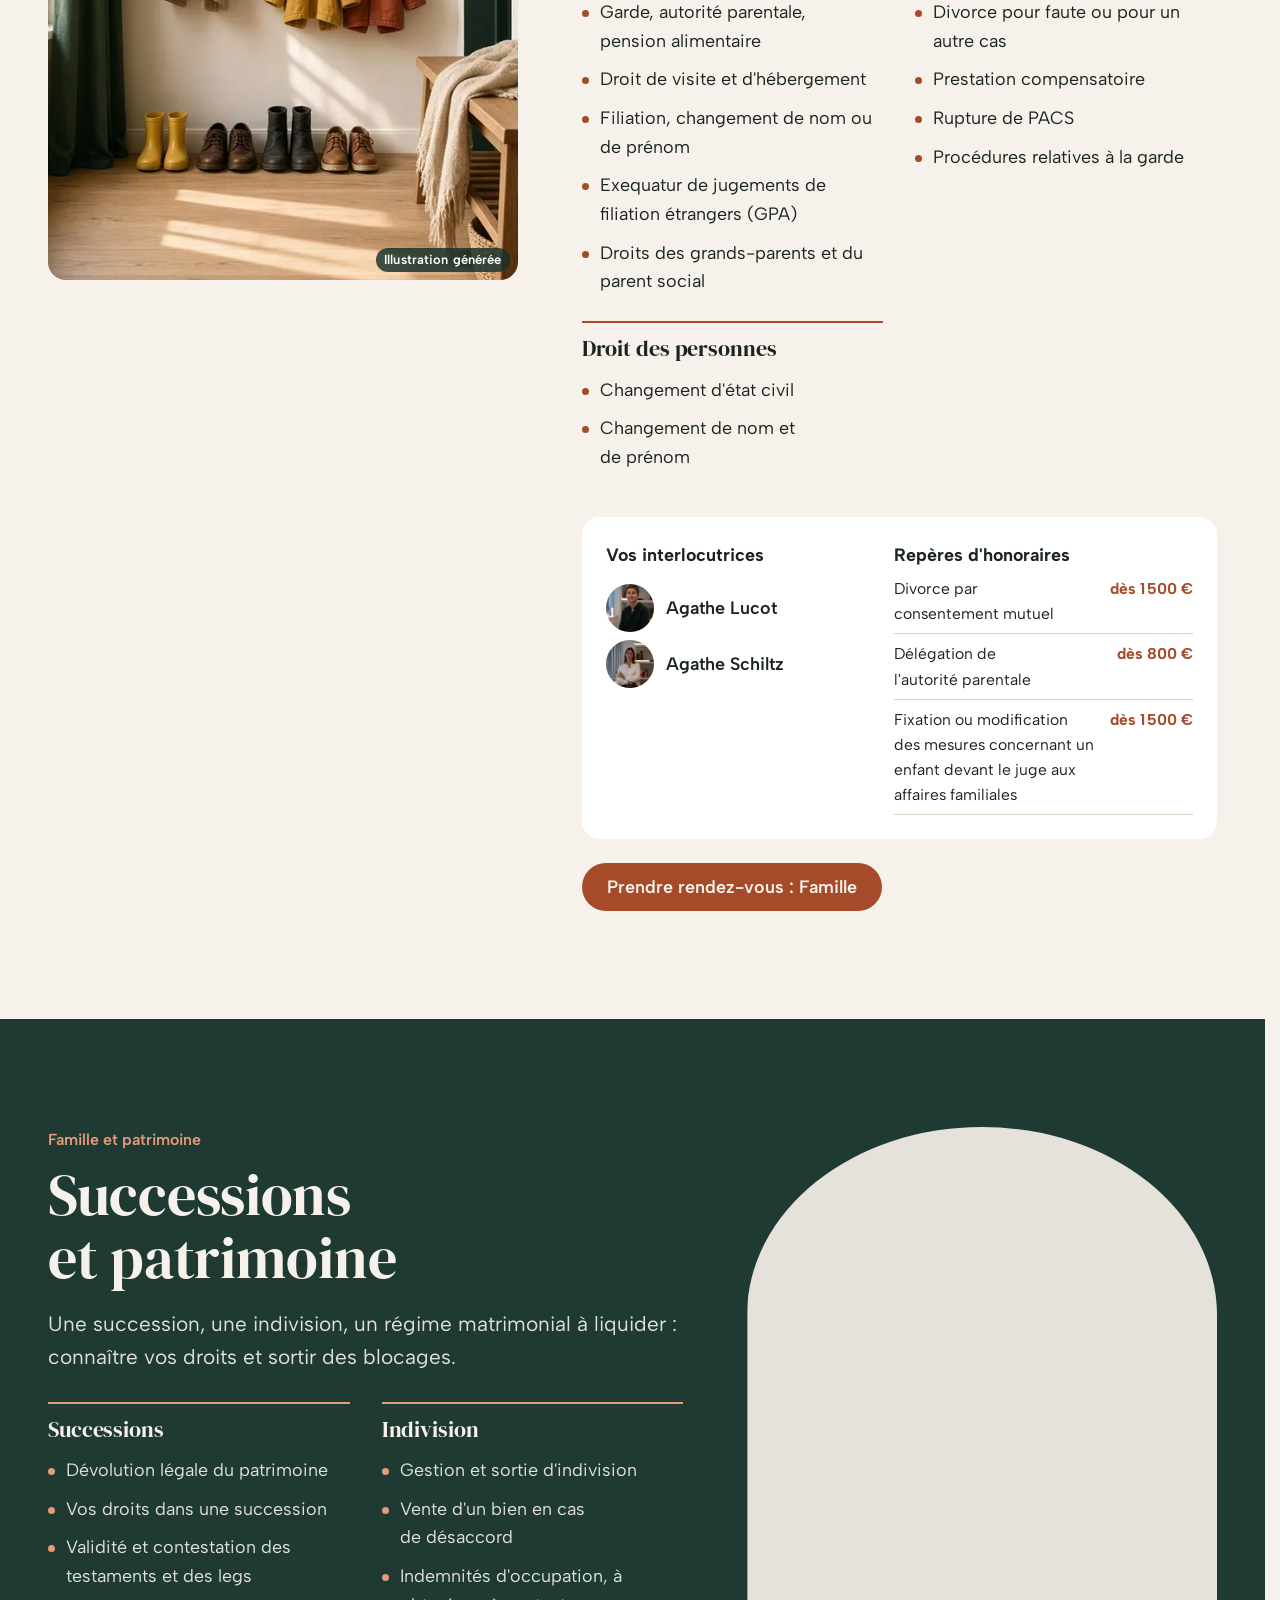
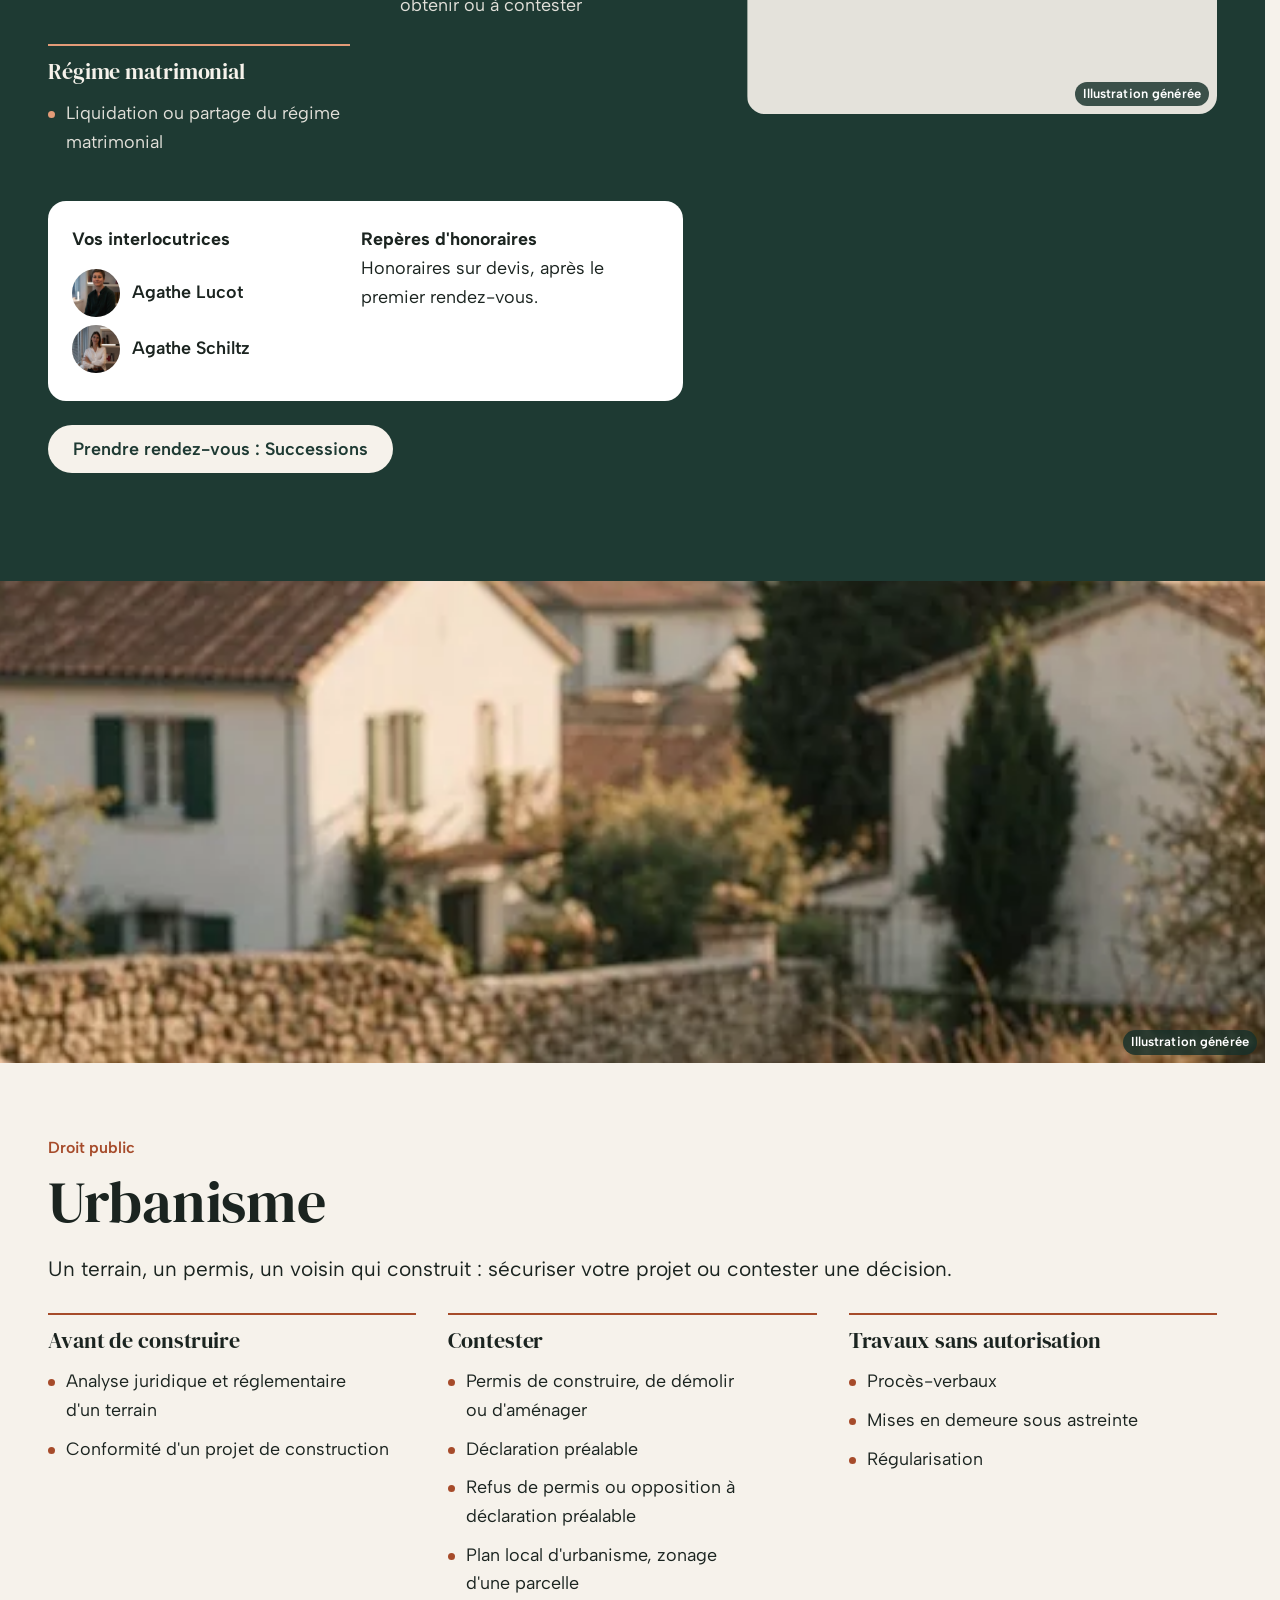
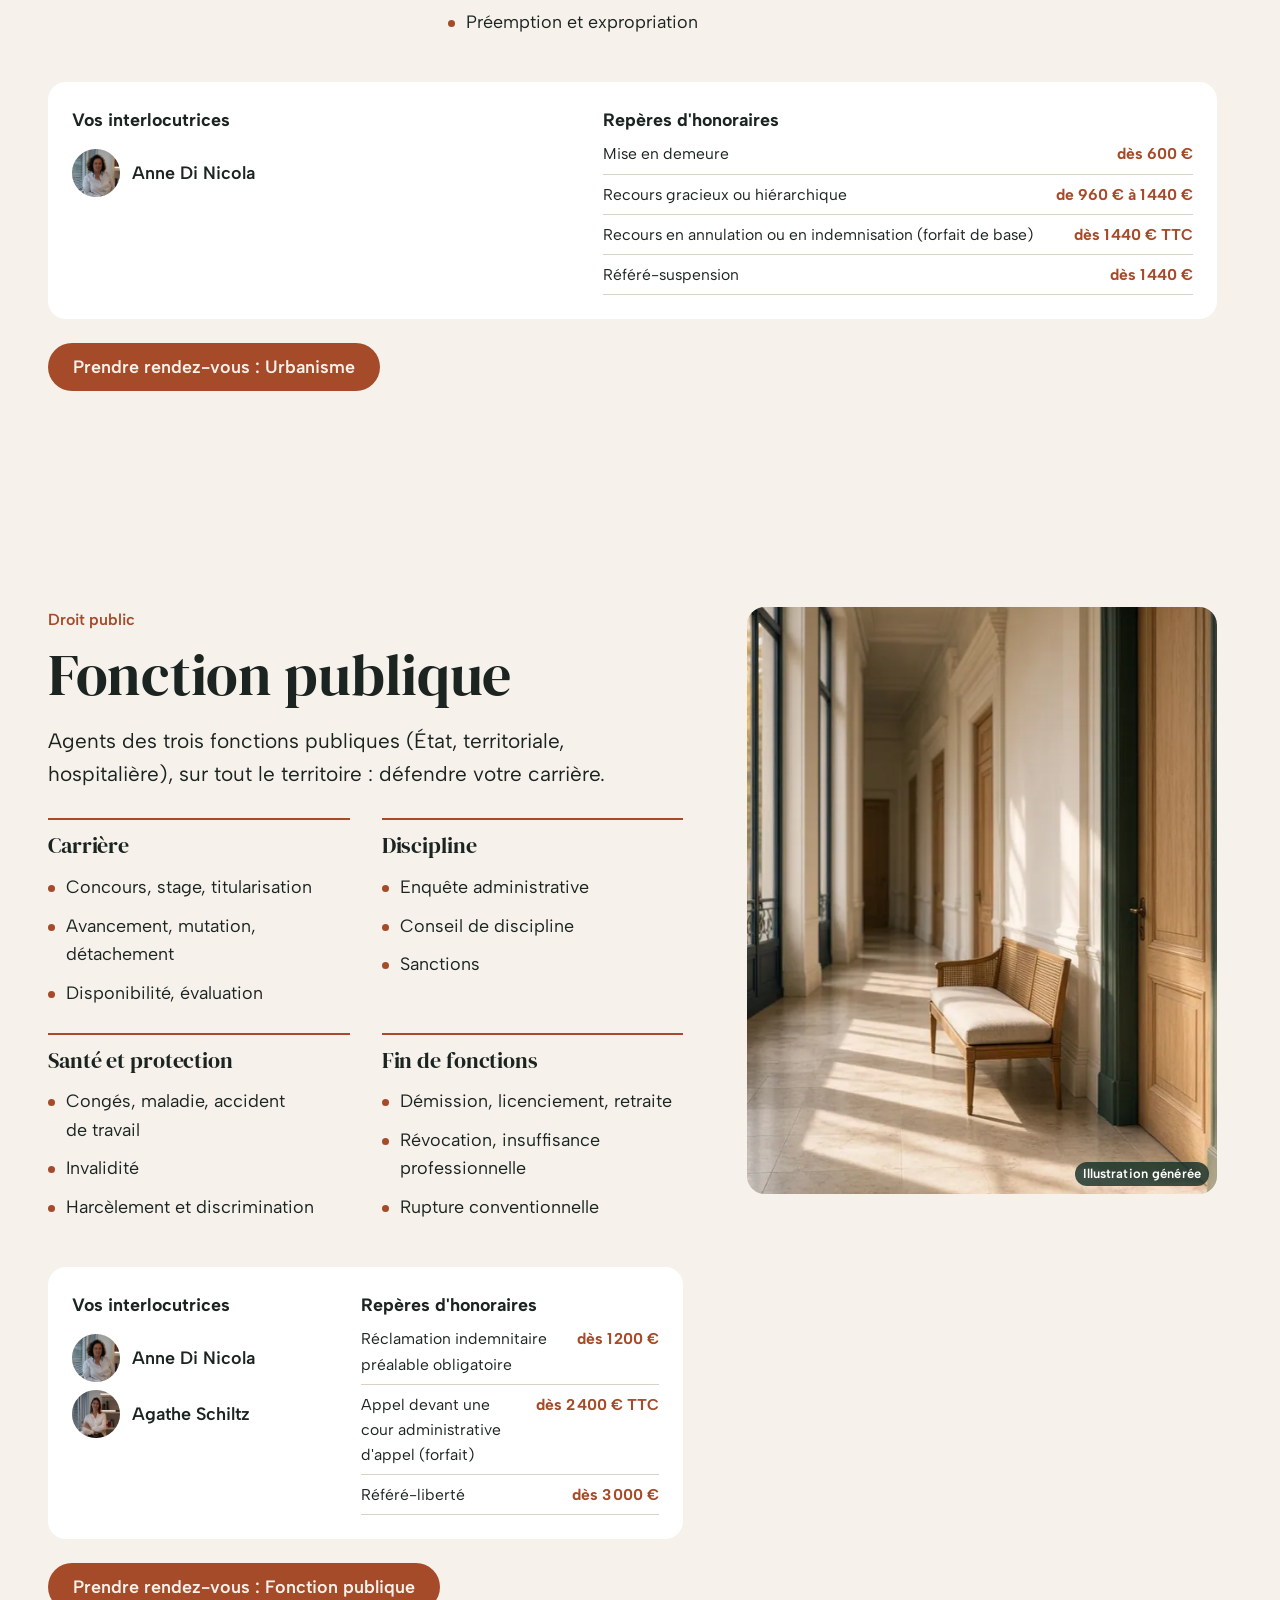
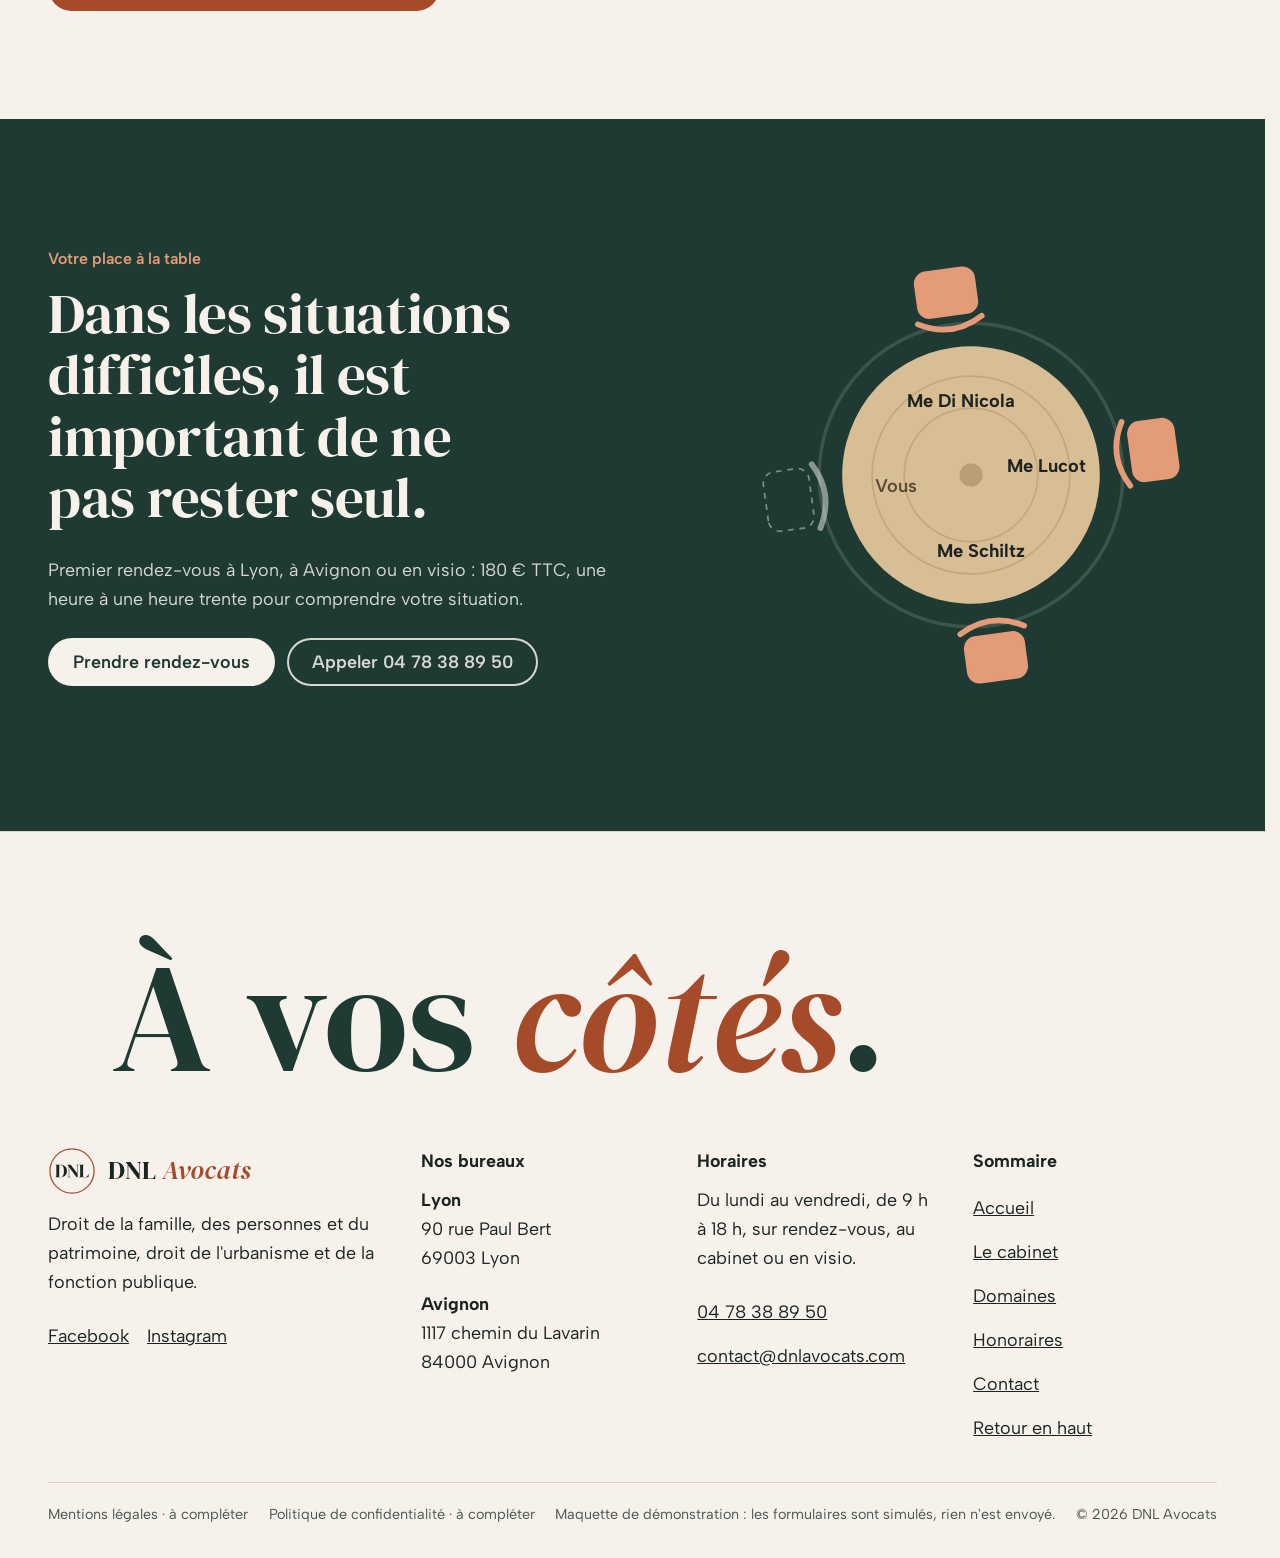
<file: domaines.html>
<!doctype html>
<html lang="fr" data-v="2" data-curseur>
<head>
<meta charset="utf-8">
<meta name="viewport" content="width=device-width, initial-scale=1, viewport-fit=cover">
<title>Domaines d&#39;intervention · DNL Avocats</title>
<meta name="description" content="Famille et personnes, successions et patrimoine, urbanisme, fonction publique : les domaines d&#39;intervention de DNL Avocats à Lyon et Avignon.">
<meta name="robots" content="noindex, nofollow">
<link rel="canonical" href="https://dnl-avocats-maquette.vercel.app/domaines">
<style>:root{--fond:#F6F2EB;--texte:#1B2420;--voile-fond:#1E3A33;--ouverture-fond:#F6F2EB;--menu-fond:#F6F2EB}:root { --entete-h: 72px; --barres-h: 0px; } html { background: var(--fond); color: var(--texte); scrollbar-gutter: stable; } body { margin: 0; background: var(--fond); } html.js:not(.secours):not([data-arrivee="retour"]) [data-anime] { opacity: 0; } html.js:not(.secours):not([data-arrivee="retour"]) [data-anime].vu { opacity: 1; } [data-voile] { position: fixed; inset: 0; z-index: 900; background: var(--voile-fond); transform: translateY(100%); visibility: hidden; pointer-events: none; } html[data-arrivee="voile"]:not(.voile-leve):not(.secours) [data-voile] { transform: none; visibility: visible; } html.secours [data-voile] { visibility: hidden !important; } .ouverture-panneau { position: fixed; inset: 0; z-index: 850; display: none; place-content: center; justify-items: center; background: var(--ouverture-fond, var(--voile-fond)); color: var(--fond); text-align: center; } html.js[data-arrivee="intro"]:not(.secours):not(.intro-finie) .ouverture-panneau { display: grid; } html.defilement-bloque, html.defilement-bloque body, html.js[data-arrivee="intro"]:not(.secours):not(.intro-finie), html.js[data-arrivee="intro"]:not(.secours):not(.intro-finie) body, html[data-arrivee="voile"]:not(.voile-leve):not(.secours), html[data-arrivee="voile"]:not(.voile-leve):not(.secours) body { overflow: hidden; } html.js[data-arrivee="intro"]:not(.secours):not(.intro-finie) { background-color: var(--ouverture-fond, var(--voile-fond)); } html[data-arrivee="voile"]:not(.voile-leve):not(.secours) { background-color: var(--voile-fond); }</style>
<script>(function () {
var d = document.documentElement, ss = null, ls = null;
try { ss = window.sessionStorage; ls = window.localStorage; } catch (e) {}
d.classList.add('js');
var nav = performance.getEntriesByType ? performance.getEntriesByType('navigation')[0] : null;
var type = nav ? nav.type : 'navigate';
var depart = null;
try { depart = JSON.parse(ss.getItem('socle:depart') || 'null'); ss.removeItem('socle:depart'); } catch (e) {}
if (depart && !(Date.now() - depart.t < 15000)) depart = null;
var mode = type === 'back_forward' ? 'retour' : type === 'reload' ? 'intro' : depart ? 'voile' : 'intro';
d.setAttribute('data-arrivee', mode);
if (mode === 'voile' && depart.couleur) d.style.setProperty('--voile-fond', depart.couleur);
if (type === 'reload' && 'scrollRestoration' in history) {
history.scrollRestoration = 'manual';
}
try {
var choisie = ls && ls.getItem('socle:langue');
var langue = (d.lang || '').slice(0, 2);
if (choisie && choisie !== langue && type === 'navigate' && !depart) {
var alt = document.querySelector('link[rel="alternate"][hreflang="' + choisie + '"]');
if (alt) location.replace(new URL(alt.href).pathname + location.search + location.hash);
}
} catch (e) {}
setTimeout(function () { if (!d.classList.contains('demarre')) d.classList.add('secours'); }, 2000);
})();</script>
<link rel="preload" href="/assets/fonts/dm-serif-display-latin-400-normal.woff2" as="font" type="font/woff2" crossorigin>
<link rel="preload" href="/assets/fonts/albert-sans-latin-wght-normal.woff2" as="font" type="font/woff2" crossorigin>
<link rel="stylesheet" href="/assets/css/socle.css?v=2">
<link rel="stylesheet" href="/assets/css/site.css?v=2">
<link rel="modulepreload" href="/assets/js/site.js?v=2">
<link rel="modulepreload" href="/assets/js/socle/index.js?v=2">
<script src="/assets/vendor/gsap.min.js" defer></script>
<script src="/assets/vendor/ScrollTrigger.min.js" defer></script>
<script src="/assets/vendor/SplitText.min.js" defer></script>
<script type="module" src="/assets/js/site.js?v=2"></script>
<meta name="theme-color" content="#F6F2EB">
<link rel="icon" href="/assets/images/favicon.svg" type="image/svg+xml">
<link rel="apple-touch-icon" href="/assets/images/apple-touch-icon.png">
<meta property="og:type" content="website">
<meta property="og:site_name" content="DNL Avocats">
<meta property="og:locale" content="fr_FR">
<meta property="og:title" content="Domaines d&#39;intervention · DNL Avocats">
<meta property="og:description" content="Famille et personnes, successions et patrimoine, urbanisme, fonction publique : les domaines d&#39;intervention de DNL Avocats à Lyon et Avignon.">
<meta property="og:url" content="https://dnl-avocats-maquette.vercel.app/domaines">
<meta property="og:image" content="https://dnl-avocats-maquette.vercel.app/assets/partage/domaines-fr.jpg">
<meta property="og:image:width" content="1200">
<meta property="og:image:height" content="630">
<meta property="og:image:alt" content="Toits d&#39;une ville du sud-est au soleil, domaines d&#39;intervention du cabinet">
<meta name="twitter:card" content="summary_large_image">
<script type="application/ld+json">{"@context":"https://schema.org","@type":"LegalService","name":"DNL Avocats","legalName":"DNL AVOCATS SELARL","url":"https://dnl-avocats-maquette.vercel.app/","telephone":"+33478388950","email":"contact@dnlavocats.com","description":"Cabinet d'avocates à Lyon et Avignon : droit de la famille, des personnes et du patrimoine, successions, droit de l'urbanisme et de la fonction publique.","priceRange":"Premier rendez-vous 180 € TTC","areaServed":["Lyon","Avignon"],"address":{"@type":"PostalAddress","streetAddress":"90 rue Paul Bert","postalCode":"69003","addressLocality":"Lyon","addressCountry":"FR"},"location":[{"@type":"Place","name":"DNL Avocats Lyon","address":{"@type":"PostalAddress","streetAddress":"90 rue Paul Bert","postalCode":"69003","addressLocality":"Lyon","addressCountry":"FR"}},{"@type":"Place","name":"DNL Avocats Avignon","address":{"@type":"PostalAddress","streetAddress":"1117 chemin du Lavarin","postalCode":"84000","addressLocality":"Avignon","addressCountry":"FR"}}],"openingHoursSpecification":[{"@type":"OpeningHoursSpecification","dayOfWeek":["Monday","Tuesday","Wednesday","Thursday","Friday"],"opens":"09:00","closes":"18:00"}],"employee":[{"@type":"Person","name":"Anne Di Nicola","jobTitle":"Avocate"},{"@type":"Person","name":"Agathe Lucot","jobTitle":"Avocate"},{"@type":"Person","name":"Agathe Schiltz","jobTitle":"Avocate"}],"sameAs":["https://www.facebook.com/DNLAvocats","https://www.instagram.com/dnlavocats/"]}</script>
</head>
<body id="haut">
<div data-voile data-forme="iris" aria-hidden="true"><div class="voile-contenu"><svg class="mono mono--voile" viewBox="0 0 100 100" aria-hidden="true" focusable="false"><circle class="mono-anneau" cx="50" cy="50" r="46" pathLength="1"/><path class="mono-l" d="M25.12 63.14L15.28 63.14L15.28 62.74L16.12 62.42Q17.40 61.90 17.40 60.38L17.40 39.50Q17.40 37.90 16.12 37.46L15.28 37.14L15.28 36.74L25.84 36.74Q30.08 36.74 33.14 38.32Q36.20 39.90 37.86 42.84Q39.52 45.78 39.52 49.90Q39.52 54.10 37.72 57.06Q35.92 60.02 32.70 61.58Q29.48 63.14 25.12 63.14M23.40 37.54L23.40 62.34L25.12 62.34Q28 62.34 29.76 61.20Q31.52 60.06 32.34 57.36Q33.16 54.66 33.16 49.94Q33.16 45.22 32.34 42.52Q31.52 39.82 29.80 38.68Q28.08 37.54 25.28 37.54"/><path class="mono-l" d="M46.60 63.14L40.52 63.14L40.52 62.74L41.84 62.34Q42.56 62.14 42.88 61.56Q43.20 60.98 43.20 60.18L43.20 40.94Q42.76 39.98 42.50 39.50Q42.24 39.02 41.92 38.68Q41.60 38.34 41.04 37.82L40.36 37.14L40.36 36.74L47.44 36.74L60.72 54.86L60.72 39.78Q60.72 38.98 60.46 38.34Q60.20 37.70 59.40 37.50L58.08 37.14L58.08 36.74L63.80 36.74L63.80 37.14L62.72 37.50Q62 37.74 61.84 38.34Q61.68 38.94 61.68 39.74L61.68 63.26L59.44 63.26L44.16 42.26L44.16 60.18Q44.16 60.98 44.40 61.54Q44.64 62.10 45.40 62.34L46.60 62.74"/><path class="mono-l" d="M84.36 63.14L64.92 63.14L64.92 62.74L65.76 62.42Q66.60 62.10 66.82 61.64Q67.04 61.18 67.04 60.38L67.04 39.50Q67.04 38.70 66.80 38.22Q66.56 37.74 65.76 37.46L64.92 37.14L64.92 36.74L75.12 36.74L75.12 37.14L74.40 37.46Q73.64 37.74 73.36 38.24Q73.08 38.74 73.08 39.54L73.08 62.34L79.24 62.34Q80.72 62.34 81.42 61.62Q82.12 60.90 82.76 59.54L84.32 56.18L84.72 56.18"/></svg><span data-voile-libelle>Domaines</span></div></div>
<div class="ouverture-panneau" data-ouverture aria-hidden="true">
  <svg class="mono mono--intro" viewBox="0 0 100 100" aria-hidden="true" focusable="false" data-ouverture-objet><circle class="mono-anneau" cx="50" cy="50" r="46" pathLength="1"/><path class="mono-l" d="M25.12 63.14L15.28 63.14L15.28 62.74L16.12 62.42Q17.40 61.90 17.40 60.38L17.40 39.50Q17.40 37.90 16.12 37.46L15.28 37.14L15.28 36.74L25.84 36.74Q30.08 36.74 33.14 38.32Q36.20 39.90 37.86 42.84Q39.52 45.78 39.52 49.90Q39.52 54.10 37.72 57.06Q35.92 60.02 32.70 61.58Q29.48 63.14 25.12 63.14M23.40 37.54L23.40 62.34L25.12 62.34Q28 62.34 29.76 61.20Q31.52 60.06 32.34 57.36Q33.16 54.66 33.16 49.94Q33.16 45.22 32.34 42.52Q31.52 39.82 29.80 38.68Q28.08 37.54 25.28 37.54"/><path class="mono-l" d="M46.60 63.14L40.52 63.14L40.52 62.74L41.84 62.34Q42.56 62.14 42.88 61.56Q43.20 60.98 43.20 60.18L43.20 40.94Q42.76 39.98 42.50 39.50Q42.24 39.02 41.92 38.68Q41.60 38.34 41.04 37.82L40.36 37.14L40.36 36.74L47.44 36.74L60.72 54.86L60.72 39.78Q60.72 38.98 60.46 38.34Q60.20 37.70 59.40 37.50L58.08 37.14L58.08 36.74L63.80 36.74L63.80 37.14L62.72 37.50Q62 37.74 61.84 38.34Q61.68 38.94 61.68 39.74L61.68 63.26L59.44 63.26L44.16 42.26L44.16 60.18Q44.16 60.98 44.40 61.54Q44.64 62.10 45.40 62.34L46.60 62.74"/><path class="mono-l" d="M84.36 63.14L64.92 63.14L64.92 62.74L65.76 62.42Q66.60 62.10 66.82 61.64Q67.04 61.18 67.04 60.38L67.04 39.50Q67.04 38.70 66.80 38.22Q66.56 37.74 65.76 37.46L64.92 37.14L64.92 36.74L75.12 36.74L75.12 37.14L74.40 37.46Q73.64 37.74 73.36 38.24Q73.08 38.74 73.08 39.54L73.08 62.34L79.24 62.34Q80.72 62.34 81.42 61.62Q82.12 60.90 82.76 59.54L84.32 56.18L84.72 56.18"/></svg>
  <p class="ouverture-ligne">Avocates · Lyon &amp; Avignon</p>
</div>
<a class="evitement" href="#contenu">Aller au contenu</a>
<header data-entete>
  <div class="entete-rangee">
    <a class="entete-logo" href="/" data-libelle="Accueil">
      <svg class="mono mono--entete" viewBox="0 0 100 100" aria-hidden="true" focusable="false" data-effet="lecture" data-grille="fil"><circle class="mono-anneau" cx="50" cy="50" r="46" pathLength="1"/><circle class="mono-progres" cx="50" cy="50" r="46" pathLength="1" transform="rotate(-90 50 50)"/><path class="mono-l" d="M25.12 63.14L15.28 63.14L15.28 62.74L16.12 62.42Q17.40 61.90 17.40 60.38L17.40 39.50Q17.40 37.90 16.12 37.46L15.28 37.14L15.28 36.74L25.84 36.74Q30.08 36.74 33.14 38.32Q36.20 39.90 37.86 42.84Q39.52 45.78 39.52 49.90Q39.52 54.10 37.72 57.06Q35.92 60.02 32.70 61.58Q29.48 63.14 25.12 63.14M23.40 37.54L23.40 62.34L25.12 62.34Q28 62.34 29.76 61.20Q31.52 60.06 32.34 57.36Q33.16 54.66 33.16 49.94Q33.16 45.22 32.34 42.52Q31.52 39.82 29.80 38.68Q28.08 37.54 25.28 37.54"/><path class="mono-l" d="M46.60 63.14L40.52 63.14L40.52 62.74L41.84 62.34Q42.56 62.14 42.88 61.56Q43.20 60.98 43.20 60.18L43.20 40.94Q42.76 39.98 42.50 39.50Q42.24 39.02 41.92 38.68Q41.60 38.34 41.04 37.82L40.36 37.14L40.36 36.74L47.44 36.74L60.72 54.86L60.72 39.78Q60.72 38.98 60.46 38.34Q60.20 37.70 59.40 37.50L58.08 37.14L58.08 36.74L63.80 36.74L63.80 37.14L62.72 37.50Q62 37.74 61.84 38.34Q61.68 38.94 61.68 39.74L61.68 63.26L59.44 63.26L44.16 42.26L44.16 60.18Q44.16 60.98 44.40 61.54Q44.64 62.10 45.40 62.34L46.60 62.74"/><path class="mono-l" d="M84.36 63.14L64.92 63.14L64.92 62.74L65.76 62.42Q66.60 62.10 66.82 61.64Q67.04 61.18 67.04 60.38L67.04 39.50Q67.04 38.70 66.80 38.22Q66.56 37.74 65.76 37.46L64.92 37.14L64.92 36.74L75.12 36.74L75.12 37.14L74.40 37.46Q73.64 37.74 73.36 38.24Q73.08 38.74 73.08 39.54L73.08 62.34L79.24 62.34Q80.72 62.34 81.42 61.62Q82.12 60.90 82.76 59.54L84.32 56.18L84.72 56.18"/></svg><span class="entete-nom">DNL <em>Avocats</em></span>
    </a>
    <nav data-nav aria-label="Navigation principale">
      <ul><li><a href="/cabinet" data-libelle="Le cabinet">Le cabinet</a></li><li><a href="/domaines" data-libelle="Domaines" aria-current="page">Domaines</a></li><li><a href="/honoraires" data-libelle="Honoraires">Honoraires</a></li><li><a href="/contact" data-libelle="Contact">Contact</a></li></ul>
    </nav>
    <div class="entete-actions">
      <a class="bouton" href="/contact" data-libelle="Contact">Prendre rendez-vous</a>
      <button type="button" data-menu-bouton aria-controls="menu" aria-expanded="false" data-libelle-ouvrir="Menu" data-libelle-fermer="Fermer"><span data-libelle-bouton>Menu</span></button>
      <a class="menu-sansjs" href="#menu" data-menu-lien>Menu</a>
    </div>
  </div>
</header>
<script>/* Avant le premier affichage : rangées de la navigation (même règle que ajusterNav dans assets/js/socle/entete.js)
   et hauteur réelle de l'en-tête, pour que rien ne saute quand le JavaScript du site prend la main. */
(function () {
  var h = document.documentElement, u = document.querySelector('[data-nav] ul'), e = document.querySelector('[data-entete]');
  if (u) {
    var deborde = function () { return u.scrollWidth > u.clientWidth + 1; }, c = deborde();
    if (c && window.matchMedia('(min-width: 900px)').matches) {
      h.classList.add('nav-deux-rangees'); c = deborde();
      if (c) { h.classList.add('nav-deux-lignes'); var a = u.querySelector('a'); c = !a || u.getBoundingClientRect().height > a.getBoundingClientRect().height * 2.5; }
      if (c) h.classList.remove('nav-deux-rangees', 'nav-deux-lignes');
    }
    if (c) h.classList.add('nav-compacte');
  }
  if (e) h.style.setProperty('--entete-h', Math.round(e.getBoundingClientRect().height) + 'px');
})();</script>
<span id="menu-ferme" aria-hidden="true"></span>
<div id="menu" data-menu role="dialog" aria-modal="true" aria-label="Menu">
  <p class="menu-sansjs-fermer"><a href="#menu-ferme">Fermer</a></p>
  <ul><li style="--i:0"><a href="/" class="menu-lien" data-libelle="Accueil">Accueil</a></li><li style="--i:1"><a href="/cabinet" class="menu-lien" data-libelle="Le cabinet">Le cabinet</a></li><li style="--i:2"><a href="/domaines" class="menu-lien" data-libelle="Domaines" aria-current="page">Domaines</a></li><li style="--i:3"><a href="/honoraires" class="menu-lien" data-libelle="Honoraires">Honoraires</a></li><li style="--i:4"><a href="/contact" class="menu-lien" data-libelle="Contact">Contact</a></li></ul>
  <p><a class="bouton" href="tel:+33478388950">Appeler 04 78 38 89 50</a></p>
</div>
<main id="contenu" tabindex="-1">
<section class="dom-tete" id="debut">
  <div class="conteneur dom-tete-texte">
    <p class="surtitre o-suite">Domaines d&#39;intervention</p>
    <h1><span class="ligne-masque"><span class="page-ligne">Droit de la famille</span></span><span class="ligne-masque"><span class="page-ligne">et droit <em>public</em></span></span></h1>
    <p class="dom-tete-intro o-suite masque-ecran-bas masque-petit">Quatre domaines, du plus intime au plus administratif. Pour chacun, ce que nous traitons, qui s&#39;en occupe et les premiers repères d&#39;honoraires.</p>
    <nav class="dom-index o-suite masque-petit" aria-label="Aller au domaine">
      <ul><li><a href="#famille" class="dom-puce"><span class="dom-puce-num" aria-hidden="true">1</span>Famille et personnes</a></li><li><a href="#successions" class="dom-puce"><span class="dom-puce-num" aria-hidden="true">2</span>Successions et patrimoine</a></li><li><a href="#urbanisme" class="dom-puce"><span class="dom-puce-num" aria-hidden="true">3</span>Urbanisme</a></li><li><a href="#fonction-publique" class="dom-puce"><span class="dom-puce-num" aria-hidden="true">4</span>Fonction publique</a></li></ul>
    </nav>
    <p class="dom-tete-actions o-suite"><a href="/contact" class="bouton" data-libelle="Contact" data-action-principale data-survol="magnetique">Prendre rendez-vous</a><span class="dom-tete-info" data-info-cle>Premier rendez-vous 180 € TTC</span></p>
  </div>
  <div class="dom-bandeau" data-effet="bandeau">
    <figure class="media dom-bandeau-media" data-grok data-iris-centre data-fx="parallaxe" data-fx-force="8" style="--cadrage:60% 55%">
  <picture><source media="(max-width: 760px) and (orientation: portrait)" srcset="/assets/images/grok/domaines-ouverture-mobile-640.webp 640w, /assets/images/grok/domaines-ouverture-mobile-1080.webp 1080w" sizes="100vw">
    <img src="/assets/images/grok/domaines-ouverture-1280.webp" srcset="/assets/images/grok/domaines-ouverture-640.webp 640w, /assets/images/grok/domaines-ouverture-1280.webp 1280w, /assets/images/grok/domaines-ouverture-1920.webp 1920w" sizes="100vw" alt="Toits de tuiles d&#39;une ville du sud-est au soleil couchant, une grue au loin" width="1280" height="549" fetchpriority="high" loading="eager" decoding="async">
  </picture><figcaption class="mention-ia">Illustration générée</figcaption>
</figure>
  </div>
</section>
<div class="domaines-suite">
<nav class="dom-nav" aria-label="Les quatre domaines" data-dom-nav>
  <div class="conteneur dom-nav-rangee">
    <ul class="dom-nav-liens"><li><a href="#famille" data-dom-lien="famille"><span class="dom-nav-num" aria-hidden="true">1</span>Famille</a></li><li><a href="#successions" data-dom-lien="successions"><span class="dom-nav-num" aria-hidden="true">2</span>Successions</a></li><li><a href="#urbanisme" data-dom-lien="urbanisme"><span class="dom-nav-num" aria-hidden="true">3</span>Urbanisme</a></li><li><a href="#fonction-publique" data-dom-lien="fonction-publique"><span class="dom-nav-num" aria-hidden="true">4</span>Fonction publique</a></li></ul>
    <p class="dom-nav-courant" aria-hidden="true"><span class="dom-nav-num" data-dom-num>1</span><span data-dom-titre>Famille</span><span class="dom-nav-total">/ 4</span></p>
    <a class="dom-nav-suivant" href="#successions" data-dom-suivant aria-label="Domaine suivant">→</a>
  </div>
  <span class="dom-nav-barre" aria-hidden="true" data-dom-barre></span>
</nav>
<section class="domaine domaine--a" id="famille" aria-labelledby="famille-titre">
  <div class="conteneur domaine-grille">
    <div class="domaine-visuel"><figure class="media domaine-media" data-grok data-fx="parallaxe" data-fx-force="8" style="--cadrage:51% 50%">
  <picture>
    <img src="/assets/images/grok/domaine-famille-784.webp" srcset="/assets/images/grok/domaine-famille-480.webp 480w, /assets/images/grok/domaine-famille-640.webp 640w, /assets/images/grok/domaine-famille-784.webp 784w" sizes="(max-width: 760px) 100vw, 45vw" alt="Entrée d&#39;un appartement familial, grands et petits manteaux aux patères" width="784" height="980" loading="lazy" decoding="async">
  </picture><figcaption class="mention-ia">Illustration générée</figcaption>
</figure></div>
    <div class="domaine-texte">
      <p class="surtitre">Famille et patrimoine</p>
      <h2 id="famille-titre" data-anime="lignes">Famille et personnes</h2>
      <p class="domaine-intro" data-anime>Vos enfants, votre couple, votre nom : les décisions qui touchent à l&#39;intime, préparées avec vous.</p>
      <div class="domaine-groupes" data-anime="cascade">
        <div class="domaine-groupe"><h3>Enfants</h3><ul><li>Adoption simple ou plénière</li><li>Garde, autorité parentale, pension alimentaire</li><li>Droit de visite et d&#39;hébergement</li><li>Filiation, changement de nom ou de prénom</li><li>Exequatur de jugements de filiation étrangers (GPA)</li><li>Droits des grands-parents et du parent social</li></ul></div><div class="domaine-groupe"><h3>Divorce et séparation</h3><ul><li>Divorce par consentement mutuel</li><li>Divorce pour faute ou pour un autre cas</li><li>Prestation compensatoire</li><li>Rupture de PACS</li><li>Procédures relatives à la garde</li></ul></div><div class="domaine-groupe"><h3>Droit des personnes</h3><ul><li>Changement d&#39;état civil</li><li>Changement de nom et de prénom</li></ul></div>
      </div>
      <div class="domaine-pied">
        <div class="domaine-avocates">
          <p class="domaine-etiquette">Vos interlocutrices</p>
          <ul><li><a href="/cabinet#agathe-lucot" class="domaine-avocate" data-libelle="Le cabinet"><figure class="media domaine-avatar" style="--cadrage:50% 22%">
  <picture>
    <img src="/assets/images/agathe-lucot-960.webp" srcset="/assets/images/agathe-lucot-480.webp 480w, /assets/images/agathe-lucot-640.webp 640w, /assets/images/agathe-lucot-960.webp 960w" sizes="56px" alt="" width="960" height="1280" loading="lazy" decoding="async">
  </picture>
</figure><span>Agathe Lucot</span></a></li><li><a href="/cabinet#agathe-schiltz" class="domaine-avocate" data-libelle="Le cabinet"><figure class="media domaine-avatar" style="--cadrage:50% 22%">
  <picture>
    <img src="/assets/images/agathe-schiltz-960.webp" srcset="/assets/images/agathe-schiltz-480.webp 480w, /assets/images/agathe-schiltz-640.webp 640w, /assets/images/agathe-schiltz-960.webp 960w" sizes="56px" alt="" width="960" height="1280" loading="lazy" decoding="async">
  </picture>
</figure><span>Agathe Schiltz</span></a></li></ul>
        </div>
        <div class="domaine-tarifs">
          <p class="domaine-etiquette">Repères d&#39;honoraires</p>
          <ul><li><span>Divorce par consentement mutuel</span><strong data-prix>dès 1 500 €</strong></li><li><span>Délégation de l&#39;autorité parentale</span><strong data-prix>dès 800 €</strong></li><li><span>Fixation ou modification des mesures concernant un enfant devant le juge aux affaires familiales</span><strong data-prix>dès 1 500 €</strong></li></ul>
        </div>
      </div>
      <p class="domaine-action"><a href="/contact?sujet=famille#rendez-vous" class="bouton" data-libelle="Contact" data-survol="magnetique">Prendre rendez-vous : Famille</a></p></div>
  </div>
</section>
<section class="domaine domaine--b" id="successions" aria-labelledby="successions-titre">
  <div class="conteneur domaine-grille">
    <div class="domaine-texte">
      <p class="surtitre">Famille et patrimoine</p>
      <h2 id="successions-titre" data-anime="lignes">Successions et patrimoine</h2>
      <p class="domaine-intro" data-anime>Une succession, une indivision, un régime matrimonial à liquider : connaître vos droits et sortir des blocages.</p>
      <div class="domaine-groupes" data-anime="cascade">
        <div class="domaine-groupe"><h3>Successions</h3><ul><li>Dévolution légale du patrimoine</li><li>Vos droits dans une succession</li><li>Validité et contestation des testaments et des legs</li></ul></div><div class="domaine-groupe"><h3>Indivision</h3><ul><li>Gestion et sortie d&#39;indivision</li><li>Vente d&#39;un bien en cas de désaccord</li><li>Indemnités d&#39;occupation, à obtenir ou à contester</li></ul></div><div class="domaine-groupe"><h3>Régime matrimonial</h3><ul><li>Liquidation ou partage du régime matrimonial</li></ul></div>
      </div>
      <div class="domaine-pied">
        <div class="domaine-avocates">
          <p class="domaine-etiquette">Vos interlocutrices</p>
          <ul><li><a href="/cabinet#agathe-lucot" class="domaine-avocate" data-libelle="Le cabinet"><figure class="media domaine-avatar" style="--cadrage:50% 22%">
  <picture>
    <img src="/assets/images/agathe-lucot-960.webp" srcset="/assets/images/agathe-lucot-480.webp 480w, /assets/images/agathe-lucot-640.webp 640w, /assets/images/agathe-lucot-960.webp 960w" sizes="56px" alt="" width="960" height="1280" loading="lazy" decoding="async">
  </picture>
</figure><span>Agathe Lucot</span></a></li><li><a href="/cabinet#agathe-schiltz" class="domaine-avocate" data-libelle="Le cabinet"><figure class="media domaine-avatar" style="--cadrage:50% 22%">
  <picture>
    <img src="/assets/images/agathe-schiltz-960.webp" srcset="/assets/images/agathe-schiltz-480.webp 480w, /assets/images/agathe-schiltz-640.webp 640w, /assets/images/agathe-schiltz-960.webp 960w" sizes="56px" alt="" width="960" height="1280" loading="lazy" decoding="async">
  </picture>
</figure><span>Agathe Schiltz</span></a></li></ul>
        </div>
        <div class="domaine-tarifs">
          <p class="domaine-etiquette">Repères d&#39;honoraires</p>
          <p>Honoraires sur devis, après le premier rendez-vous.</p>
        </div>
      </div>
      <p class="domaine-action"><a href="/contact?sujet=successions#rendez-vous" class="bouton" data-libelle="Contact" data-survol="magnetique">Prendre rendez-vous : Successions</a></p></div>
    <div class="domaine-visuel"><figure class="media domaine-media domaine-media--arche" data-grok data-anime="rideau" style="--cadrage:44% 50%">
  <picture>
    <img src="/assets/images/grok/domaine-successions-784.webp" srcset="/assets/images/grok/domaine-successions-480.webp 480w, /assets/images/grok/domaine-successions-640.webp 640w, /assets/images/grok/domaine-successions-784.webp 784w" sizes="(max-width: 760px) 100vw, 45vw" alt="Trousseau de vieilles clés de maison posé sur une commode en noyer" width="784" height="980" loading="lazy" decoding="async">
  </picture><figcaption class="mention-ia">Illustration générée</figcaption>
</figure></div>
  </div>
</section>
<section class="domaine domaine--c" id="urbanisme" aria-labelledby="urbanisme-titre">
  <figure class="media domaine-bande" data-grok data-fx="parallaxe" data-fx-force="12" style="--cadrage:54% 37%">
  <picture>
    <img src="/assets/images/grok/domaine-urbanisme-784.webp" srcset="/assets/images/grok/domaine-urbanisme-480.webp 480w, /assets/images/grok/domaine-urbanisme-640.webp 640w, /assets/images/grok/domaine-urbanisme-784.webp 784w" sizes="(max-width: 760px) 100vw, 45vw" alt="Terrain à bâtir marqué de piquets et d&#39;un cordeau, au bord d&#39;un quartier résidentiel" width="784" height="980" loading="lazy" decoding="async">
  </picture><figcaption class="mention-ia">Illustration générée</figcaption>
</figure>
  <div class="conteneur domaine-texte domaine-texte--large">
      <p class="surtitre">Droit public</p>
      <h2 id="urbanisme-titre" data-anime="lignes">Urbanisme</h2>
      <p class="domaine-intro" data-anime>Un terrain, un permis, un voisin qui construit : sécuriser votre projet ou contester une décision.</p>
      <div class="domaine-groupes" data-anime="cascade">
        <div class="domaine-groupe"><h3>Avant de construire</h3><ul><li>Analyse juridique et réglementaire d&#39;un terrain</li><li>Conformité d&#39;un projet de construction</li></ul></div><div class="domaine-groupe"><h3>Contester</h3><ul><li>Permis de construire, de démolir ou d&#39;aménager</li><li>Déclaration préalable</li><li>Refus de permis ou opposition à déclaration préalable</li><li>Plan local d&#39;urbanisme, zonage d&#39;une parcelle</li><li>Préemption et expropriation</li></ul></div><div class="domaine-groupe"><h3>Travaux sans autorisation</h3><ul><li>Procès-verbaux</li><li>Mises en demeure sous astreinte</li><li>Régularisation</li></ul></div>
      </div>
      <div class="domaine-pied">
        <div class="domaine-avocates">
          <p class="domaine-etiquette">Vos interlocutrices</p>
          <ul><li><a href="/cabinet#anne-di-nicola" class="domaine-avocate" data-libelle="Le cabinet"><figure class="media domaine-avatar" style="--cadrage:50% 22%">
  <picture>
    <img src="/assets/images/anne-di-nicola-960.webp" srcset="/assets/images/anne-di-nicola-480.webp 480w, /assets/images/anne-di-nicola-640.webp 640w, /assets/images/anne-di-nicola-960.webp 960w" sizes="56px" alt="" width="960" height="1280" loading="lazy" decoding="async">
  </picture>
</figure><span>Anne Di Nicola</span></a></li></ul>
        </div>
        <div class="domaine-tarifs">
          <p class="domaine-etiquette">Repères d&#39;honoraires</p>
          <ul><li><span>Mise en demeure</span><strong data-prix>dès 600 €</strong></li><li><span>Recours gracieux ou hiérarchique</span><strong data-prix>de 960 € à 1 440 €</strong></li><li><span>Recours en annulation ou en indemnisation (forfait de base)</span><strong data-prix>dès 1 440 € TTC</strong></li><li><span>Référé-suspension</span><strong data-prix>dès 1 440 €</strong></li></ul>
        </div>
      </div>
      <p class="domaine-action"><a href="/contact?sujet=urbanisme#rendez-vous" class="bouton" data-libelle="Contact" data-survol="magnetique">Prendre rendez-vous : Urbanisme</a></p></div>
</section>
<section class="domaine domaine--d" id="fonction-publique" aria-labelledby="fonction-publique-titre">
  <div class="conteneur domaine-grille domaine-grille--d">
    <div class="domaine-texte">
      <p class="surtitre">Droit public</p>
      <h2 id="fonction-publique-titre" data-anime="lignes">Fonction publique</h2>
      <p class="domaine-intro" data-anime>Agents des trois fonctions publiques (État, territoriale, hospitalière), sur tout le territoire : défendre votre carrière.</p>
      <div class="domaine-groupes" data-anime="cascade">
        <div class="domaine-groupe"><h3>Carrière</h3><ul><li>Concours, stage, titularisation</li><li>Avancement, mutation, détachement</li><li>Disponibilité, évaluation</li></ul></div><div class="domaine-groupe"><h3>Discipline</h3><ul><li>Enquête administrative</li><li>Conseil de discipline</li><li>Sanctions</li></ul></div><div class="domaine-groupe"><h3>Santé et protection</h3><ul><li>Congés, maladie, accident de travail</li><li>Invalidité</li><li>Harcèlement et discrimination</li></ul></div><div class="domaine-groupe"><h3>Fin de fonctions</h3><ul><li>Démission, licenciement, retraite</li><li>Révocation, insuffisance professionnelle</li><li>Rupture conventionnelle</li></ul></div>
      </div>
      <div class="domaine-pied">
        <div class="domaine-avocates">
          <p class="domaine-etiquette">Vos interlocutrices</p>
          <ul><li><a href="/cabinet#anne-di-nicola" class="domaine-avocate" data-libelle="Le cabinet"><figure class="media domaine-avatar" style="--cadrage:50% 22%">
  <picture>
    <img src="/assets/images/anne-di-nicola-960.webp" srcset="/assets/images/anne-di-nicola-480.webp 480w, /assets/images/anne-di-nicola-640.webp 640w, /assets/images/anne-di-nicola-960.webp 960w" sizes="56px" alt="" width="960" height="1280" loading="lazy" decoding="async">
  </picture>
</figure><span>Anne Di Nicola</span></a></li><li><a href="/cabinet#agathe-schiltz" class="domaine-avocate" data-libelle="Le cabinet"><figure class="media domaine-avatar" style="--cadrage:50% 22%">
  <picture>
    <img src="/assets/images/agathe-schiltz-960.webp" srcset="/assets/images/agathe-schiltz-480.webp 480w, /assets/images/agathe-schiltz-640.webp 640w, /assets/images/agathe-schiltz-960.webp 960w" sizes="56px" alt="" width="960" height="1280" loading="lazy" decoding="async">
  </picture>
</figure><span>Agathe Schiltz</span></a></li></ul>
        </div>
        <div class="domaine-tarifs">
          <p class="domaine-etiquette">Repères d&#39;honoraires</p>
          <ul><li><span>Réclamation indemnitaire préalable obligatoire</span><strong data-prix>dès 1 200 €</strong></li><li><span>Appel devant une cour administrative d&#39;appel (forfait)</span><strong data-prix>dès 2 400 € TTC</strong></li><li><span>Référé-liberté</span><strong data-prix>dès 3 000 €</strong></li></ul>
        </div>
      </div>
      <p class="domaine-action"><a href="/contact?sujet=fonction-publique#rendez-vous" class="bouton" data-libelle="Contact" data-survol="magnetique">Prendre rendez-vous : Fonction publique</a></p></div>
    <div class="domaine-visuel"><figure class="media domaine-media" data-grok data-fx="zoom" style="--cadrage:50% 50%">
  <picture>
    <img src="/assets/images/grok/domaine-fonction-publique-784.webp" srcset="/assets/images/grok/domaine-fonction-publique-480.webp 480w, /assets/images/grok/domaine-fonction-publique-640.webp 640w, /assets/images/grok/domaine-fonction-publique-784.webp 784w" sizes="(max-width: 760px) 100vw, 45vw" alt="Long couloir lumineux d&#39;un bâtiment administratif, portes de bureaux fermées" width="784" height="980" loading="lazy" decoding="async">
  </picture><figcaption class="mention-ia">Illustration générée</figcaption>
</figure></div>
  </div>
</section>
</div>
<section class="appel" id="appel" aria-labelledby="appel-titre">
  <div class="conteneur appel-grille">
    <div class="appel-texte">
      <p class="surtitre">Votre place à la table</p>
      <h2 id="appel-titre" data-anime="lignes">Dans les situations difficiles, il est important de ne pas rester seul.</h2>
      <p data-anime>Premier rendez-vous à Lyon, à Avignon ou en visio : 180 € TTC, une heure à une heure trente pour comprendre votre situation.</p>
      <p class="appel-actions" data-anime>
        <a href="/contact" class="bouton bouton--clair" data-libelle="Contact" data-survol="magnetique">Prendre rendez-vous</a>
        <a class="bouton bouton--contour" href="tel:+33478388950">Appeler 04 78 38 89 50</a>
      </p>
    </div>
    <div class="appel-visuel"><svg class="table table--appel" viewBox="0 0 400 400" data-effet="quatrieme-place" data-visuel role="img" aria-label="Trois avocates, une quatrième chaise : la vôtre.">
  <circle class="table-anneau-piste" cx="200" cy="200" r="132"/>
  <circle class="table-anneau" cx="200" cy="200" r="132" pathLength="1" transform="rotate(-90 200 200)"/>
  <g class="table-tourne">
  <g class="place" data-place="0" transform="translate(200.0 40.0) rotate(0)"><rect class="place-assise" x="-26" y="-20" width="52" height="40" rx="10"/><path class="place-dossier" d="M-28 24 Q0 40 28 24"/></g><g class="place" data-place="1" transform="translate(360.0 200.0) rotate(90)"><rect class="place-assise" x="-26" y="-20" width="52" height="40" rx="10"/><path class="place-dossier" d="M-28 24 Q0 40 28 24"/></g><g class="place" data-place="2" transform="translate(200.0 360.0) rotate(180)"><rect class="place-assise" x="-26" y="-20" width="52" height="40" rx="10"/><path class="place-dossier" d="M-28 24 Q0 40 28 24"/></g><g class="place place--vide" data-place="3" transform="translate(40.0 200.0) rotate(270)"><rect class="place-assise" x="-26" y="-20" width="52" height="40" rx="10"/><path class="place-dossier" d="M-28 24 Q0 40 28 24"/></g>
  <circle class="table-plateau" cx="200" cy="200" r="112"/>
  <circle class="table-veine" cx="200" cy="200" r="86"/>
  <circle class="table-veine" cx="200" cy="200" r="58"/>
  <circle class="table-centre" cx="200" cy="200" r="10"/>
  <text class="place-libelle" data-libelle-place="0" data-x="200.0" data-y="134.0" x="200.0" y="140.0" text-anchor="middle">Me Di Nicola</text><text class="place-libelle" data-libelle-place="1" data-x="266.0" data-y="200.0" x="266.0" y="206.0" text-anchor="middle">Me Lucot</text><text class="place-libelle" data-libelle-place="2" data-x="200.0" data-y="266.0" x="200.0" y="272.0" text-anchor="middle">Me Schiltz</text><text class="place-libelle" data-libelle-place="3" data-x="134.0" data-y="200.0" x="134.0" y="206.0" text-anchor="middle">Vous</text>
  </g>
</svg></div>
  </div>
</section>
</main>
<footer class="pied" id="pied">
  <p class="pied-fin conteneur" data-effet="pied-fin">À vos <em>côtés</em><span aria-hidden="true">.</span></p>
  <div class="conteneur pied-grille">
    <div class="pied-marque">
      <p class="pied-logo"><svg class="mono mono--pied" viewBox="0 0 100 100" aria-hidden="true" focusable="false"><circle class="mono-anneau" cx="50" cy="50" r="46" pathLength="1"/><path class="mono-l" d="M25.12 63.14L15.28 63.14L15.28 62.74L16.12 62.42Q17.40 61.90 17.40 60.38L17.40 39.50Q17.40 37.90 16.12 37.46L15.28 37.14L15.28 36.74L25.84 36.74Q30.08 36.74 33.14 38.32Q36.20 39.90 37.86 42.84Q39.52 45.78 39.52 49.90Q39.52 54.10 37.72 57.06Q35.92 60.02 32.70 61.58Q29.48 63.14 25.12 63.14M23.40 37.54L23.40 62.34L25.12 62.34Q28 62.34 29.76 61.20Q31.52 60.06 32.34 57.36Q33.16 54.66 33.16 49.94Q33.16 45.22 32.34 42.52Q31.52 39.82 29.80 38.68Q28.08 37.54 25.28 37.54"/><path class="mono-l" d="M46.60 63.14L40.52 63.14L40.52 62.74L41.84 62.34Q42.56 62.14 42.88 61.56Q43.20 60.98 43.20 60.18L43.20 40.94Q42.76 39.98 42.50 39.50Q42.24 39.02 41.92 38.68Q41.60 38.34 41.04 37.82L40.36 37.14L40.36 36.74L47.44 36.74L60.72 54.86L60.72 39.78Q60.72 38.98 60.46 38.34Q60.20 37.70 59.40 37.50L58.08 37.14L58.08 36.74L63.80 36.74L63.80 37.14L62.72 37.50Q62 37.74 61.84 38.34Q61.68 38.94 61.68 39.74L61.68 63.26L59.44 63.26L44.16 42.26L44.16 60.18Q44.16 60.98 44.40 61.54Q44.64 62.10 45.40 62.34L46.60 62.74"/><path class="mono-l" d="M84.36 63.14L64.92 63.14L64.92 62.74L65.76 62.42Q66.60 62.10 66.82 61.64Q67.04 61.18 67.04 60.38L67.04 39.50Q67.04 38.70 66.80 38.22Q66.56 37.74 65.76 37.46L64.92 37.14L64.92 36.74L75.12 36.74L75.12 37.14L74.40 37.46Q73.64 37.74 73.36 38.24Q73.08 38.74 73.08 39.54L73.08 62.34L79.24 62.34Q80.72 62.34 81.42 61.62Q82.12 60.90 82.76 59.54L84.32 56.18L84.72 56.18"/></svg><span>DNL <em>Avocats</em></span></p>
      <p>Droit de la famille, des personnes et du patrimoine, droit de l&#39;urbanisme et de la fonction publique.</p>
      <ul class="pied-reseaux" aria-label="Le cabinet sur les réseaux"><li><a href="https://www.facebook.com/DNLAvocats" target="_blank" rel="noopener">Facebook<span class="visuellement-cache"> (nouvel onglet)</span></a></li><li><a href="https://www.instagram.com/dnlavocats/" target="_blank" rel="noopener">Instagram<span class="visuellement-cache"> (nouvel onglet)</span></a></li></ul>
    </div>
    <div>
      <p class="pied-titre">Nos bureaux</p>
      <p><strong>Lyon</strong><br>90 rue Paul Bert<br>69003 Lyon</p><p><strong>Avignon</strong><br>1117 chemin du Lavarin<br>84000 Avignon</p>
    </div>
    <div>
      <p class="pied-titre">Horaires</p>
      <p>Du lundi au vendredi, de 9 h à 18 h, sur rendez-vous, au cabinet ou en visio.</p>
      <p><a href="tel:+33478388950">04 78 38 89 50</a><br><a href="mailto:contact@dnlavocats.com">contact@dnlavocats.com</a></p>
    </div>
    <nav aria-label="Sommaire">
      <p class="pied-titre">Sommaire</p>
      <ul><li><a href="/" data-libelle="Accueil">Accueil</a></li><li><a href="/cabinet" data-libelle="Le cabinet">Le cabinet</a></li><li><a href="/domaines" data-libelle="Domaines" aria-current="page">Domaines</a></li><li><a href="/honoraires" data-libelle="Honoraires">Honoraires</a></li><li><a href="/contact" data-libelle="Contact">Contact</a></li><li><a href="#haut" data-sans-transition>Retour en haut</a></li></ul>
    </nav>
  </div>
  <div class="conteneur pied-bas">
    <p>Mentions légales · à compléter</p>
    <p>Politique de confidentialité · à compléter</p>
    <p>Maquette de démonstration : les formulaires sont simulés, rien n&#39;est envoyé.</p>
    <p>© 2026 DNL Avocats</p>
  </div>
</footer>
<div data-barre-fixe>
  <a class="bouton bouton--contour" href="tel:+33478388950">Appeler</a>
  <a class="bouton" href="/contact" data-libelle="Contact">Prendre rendez-vous</a>
</div>
</body>
</html>
</file>
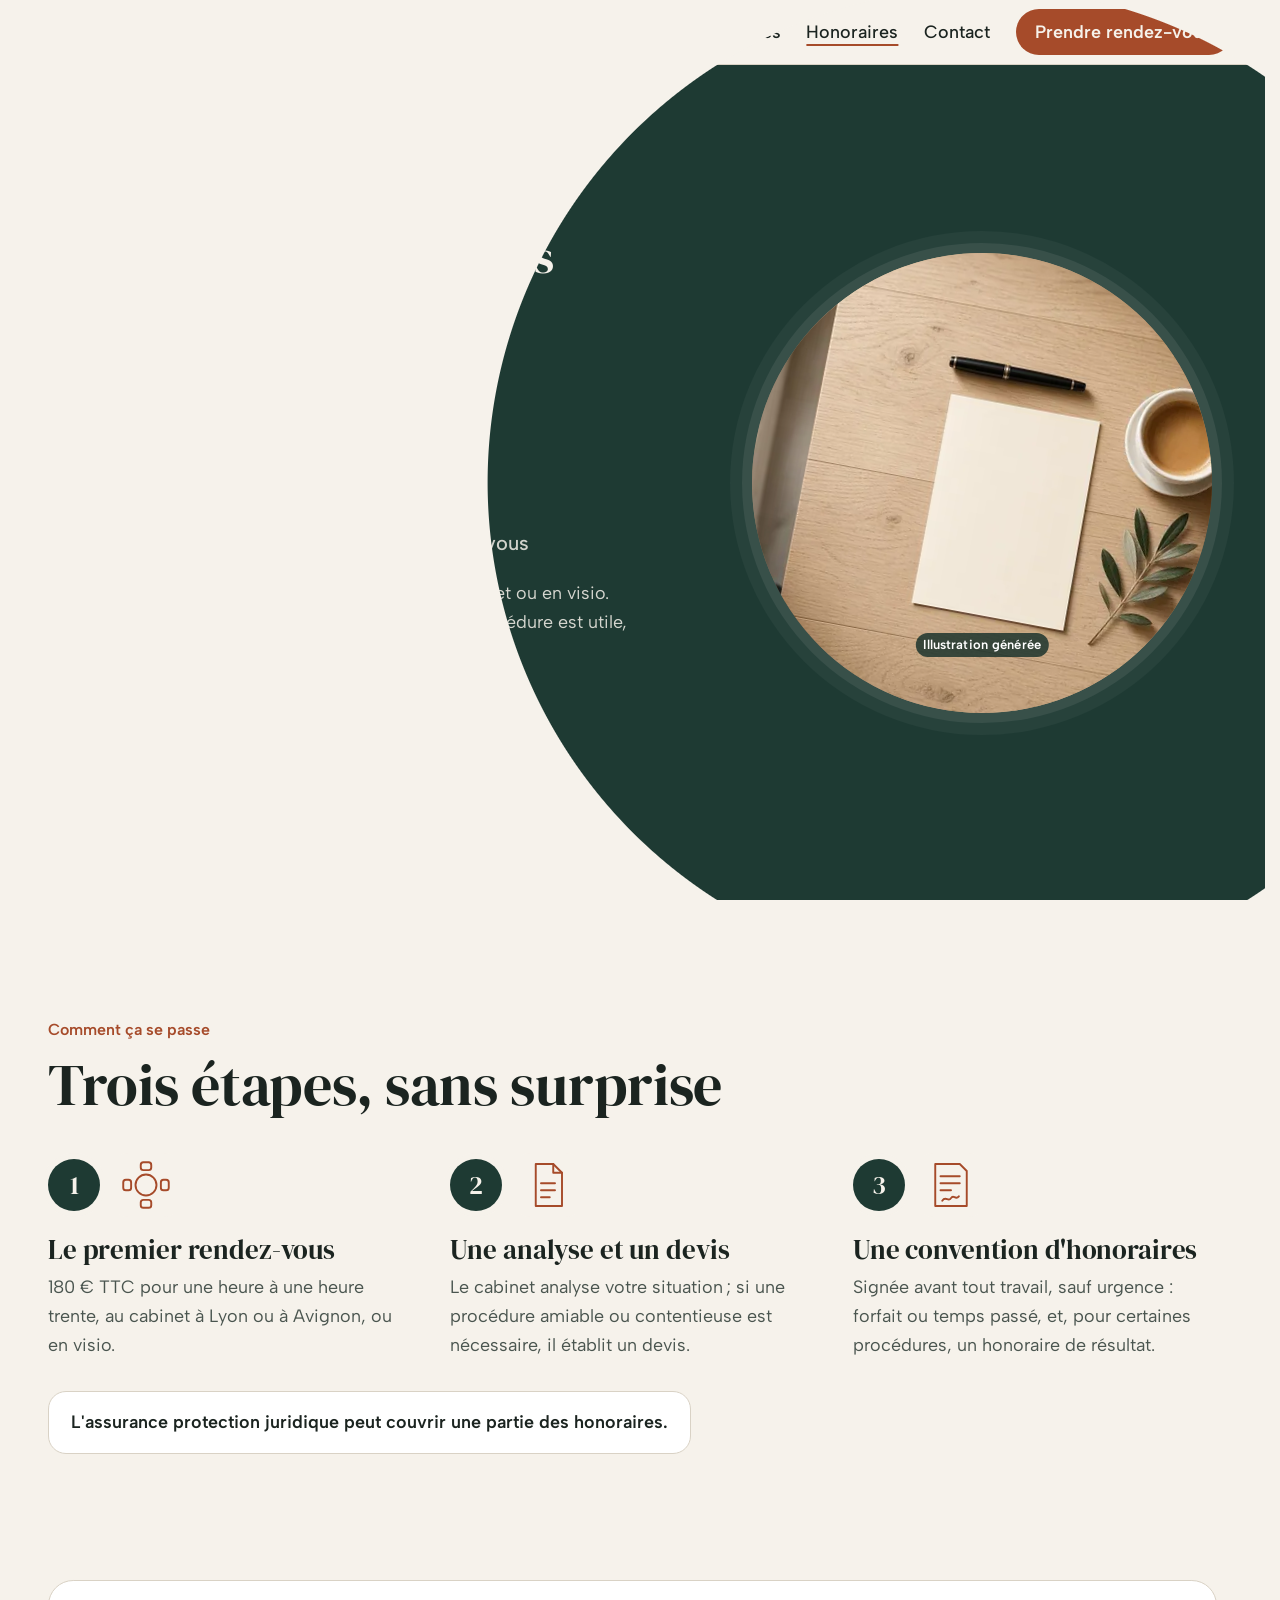
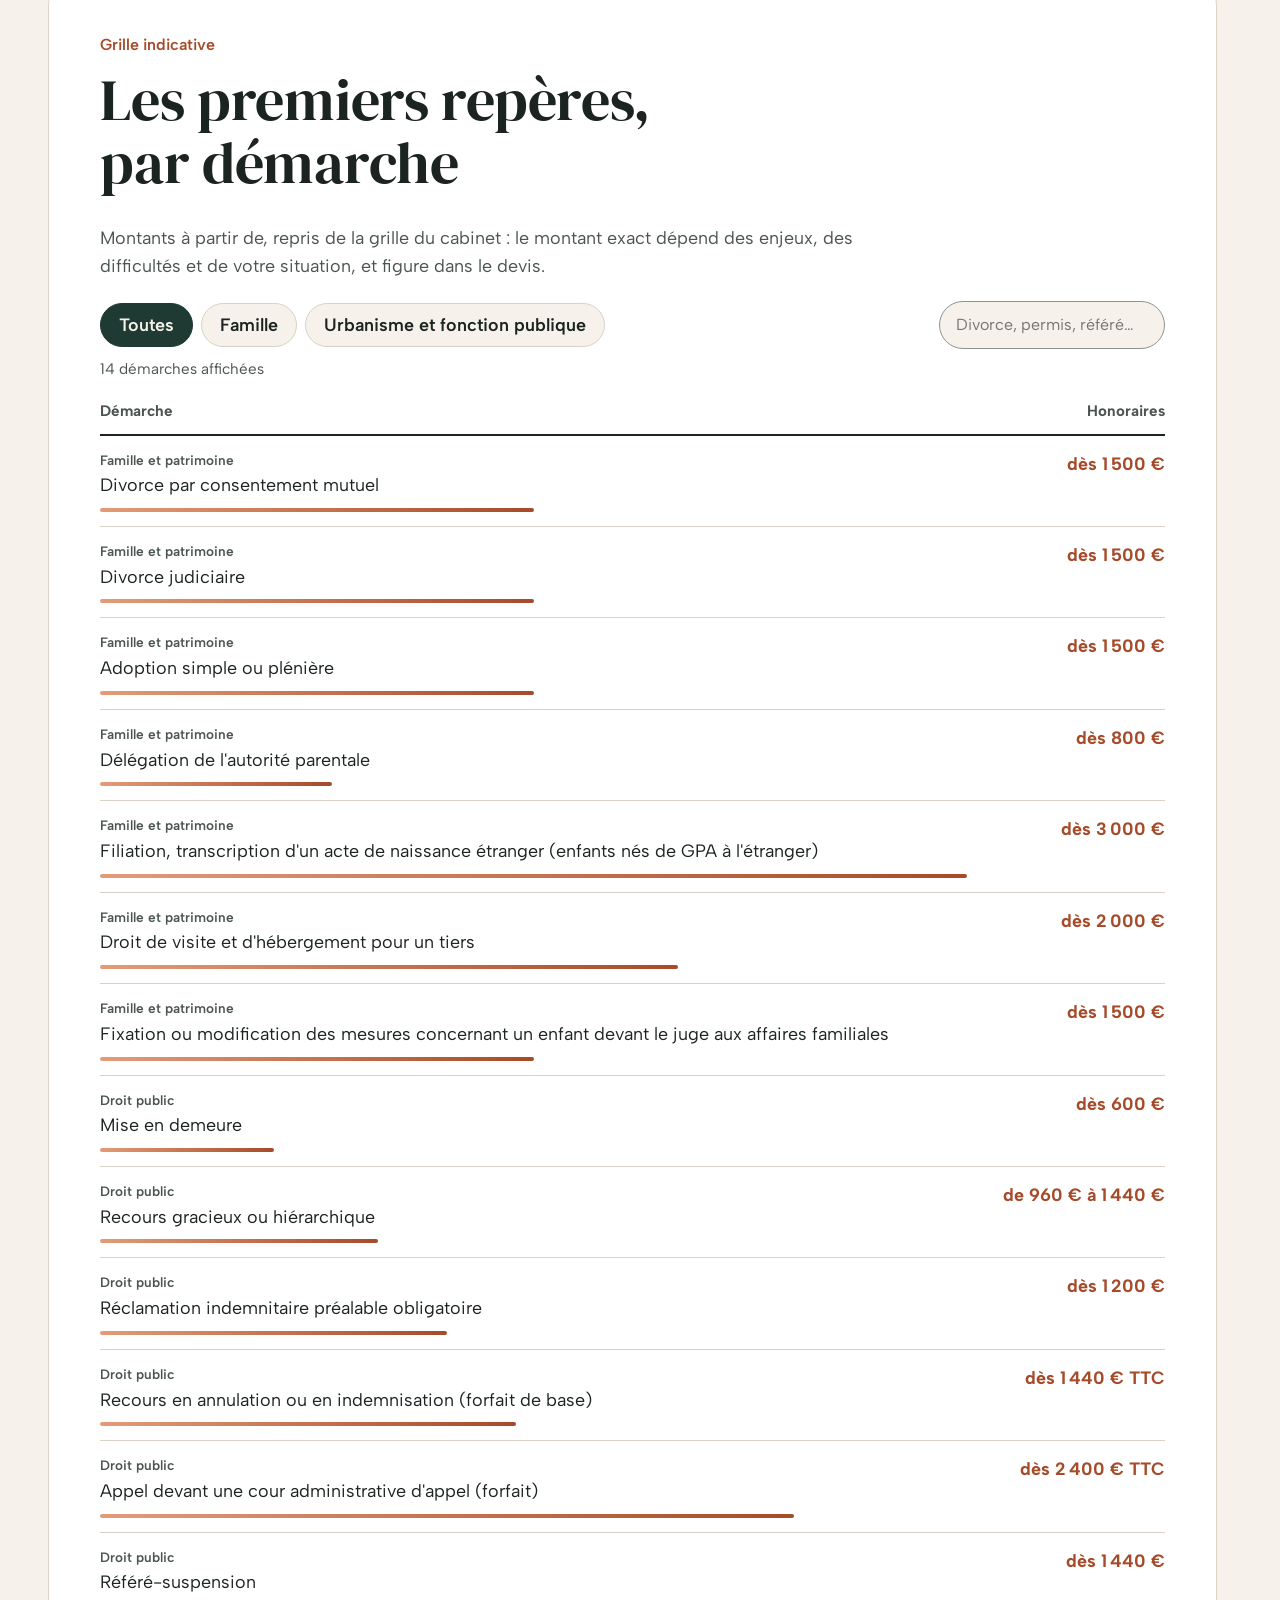
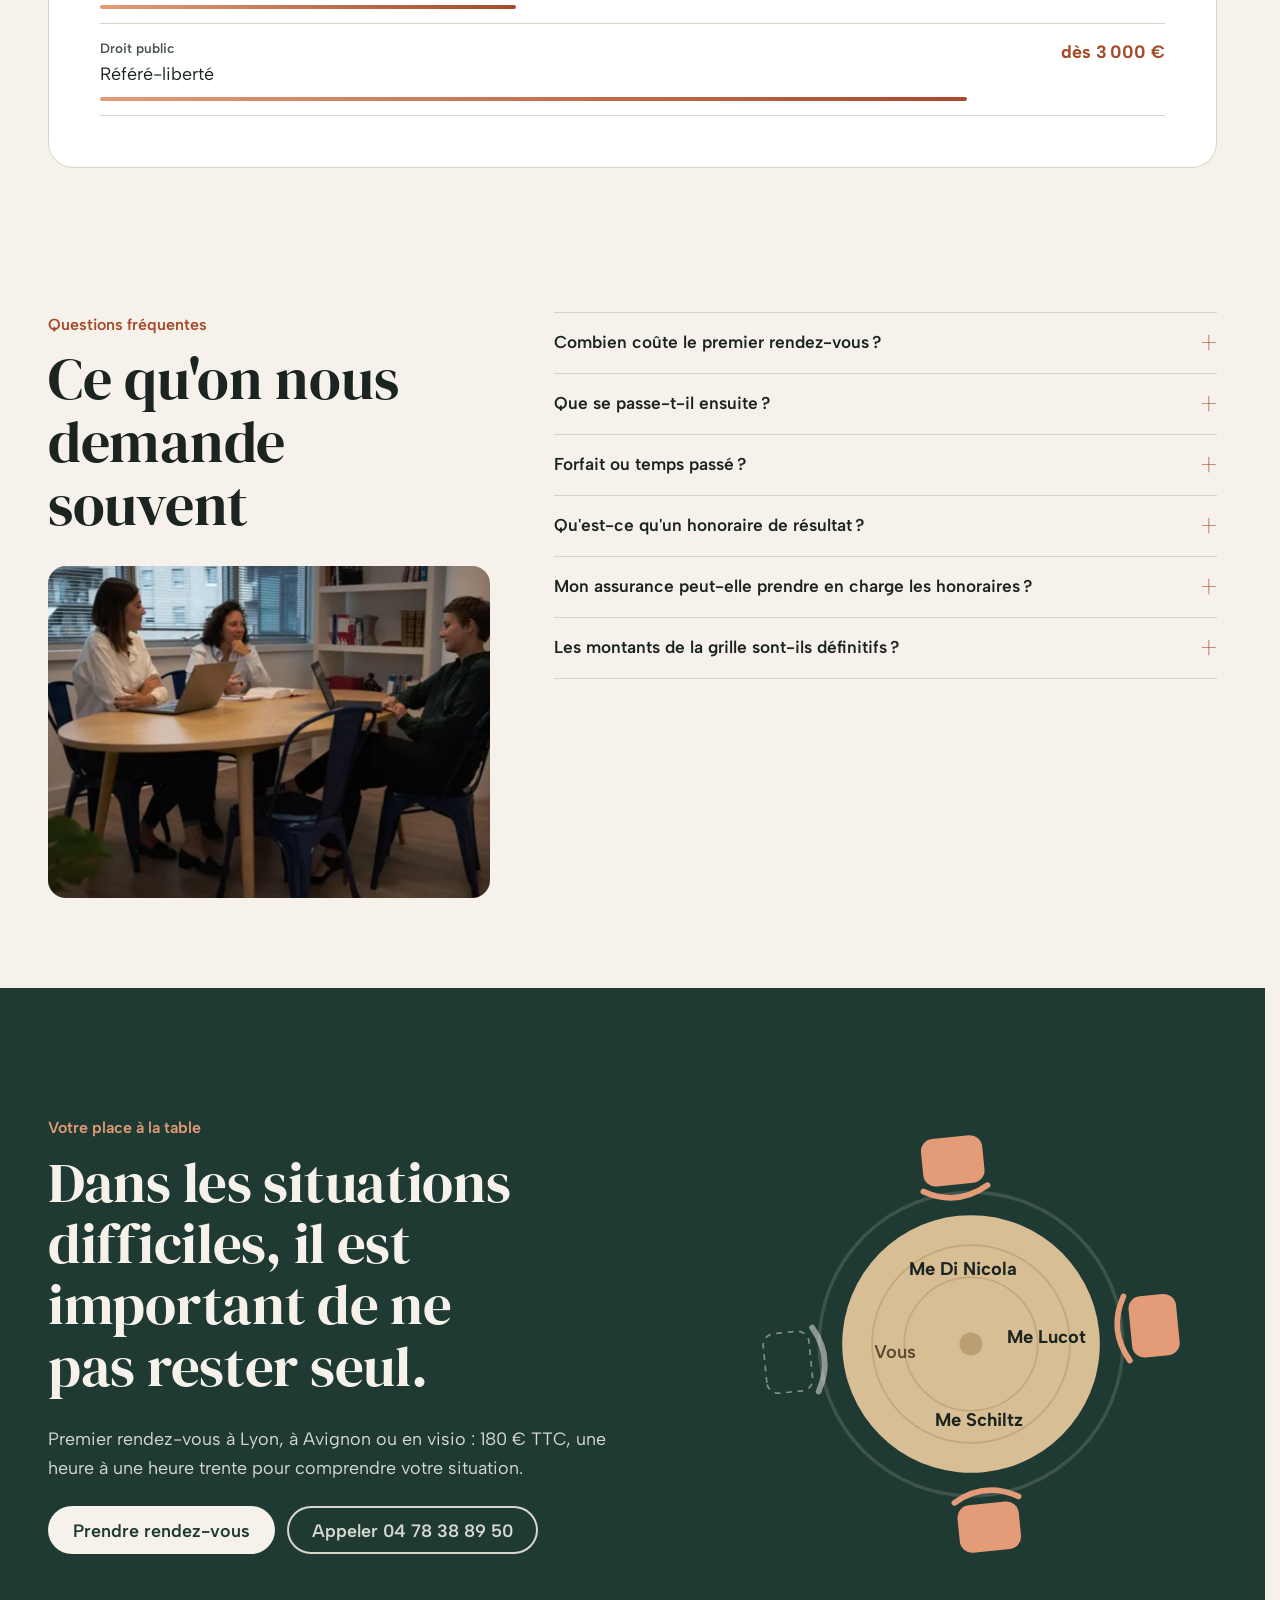
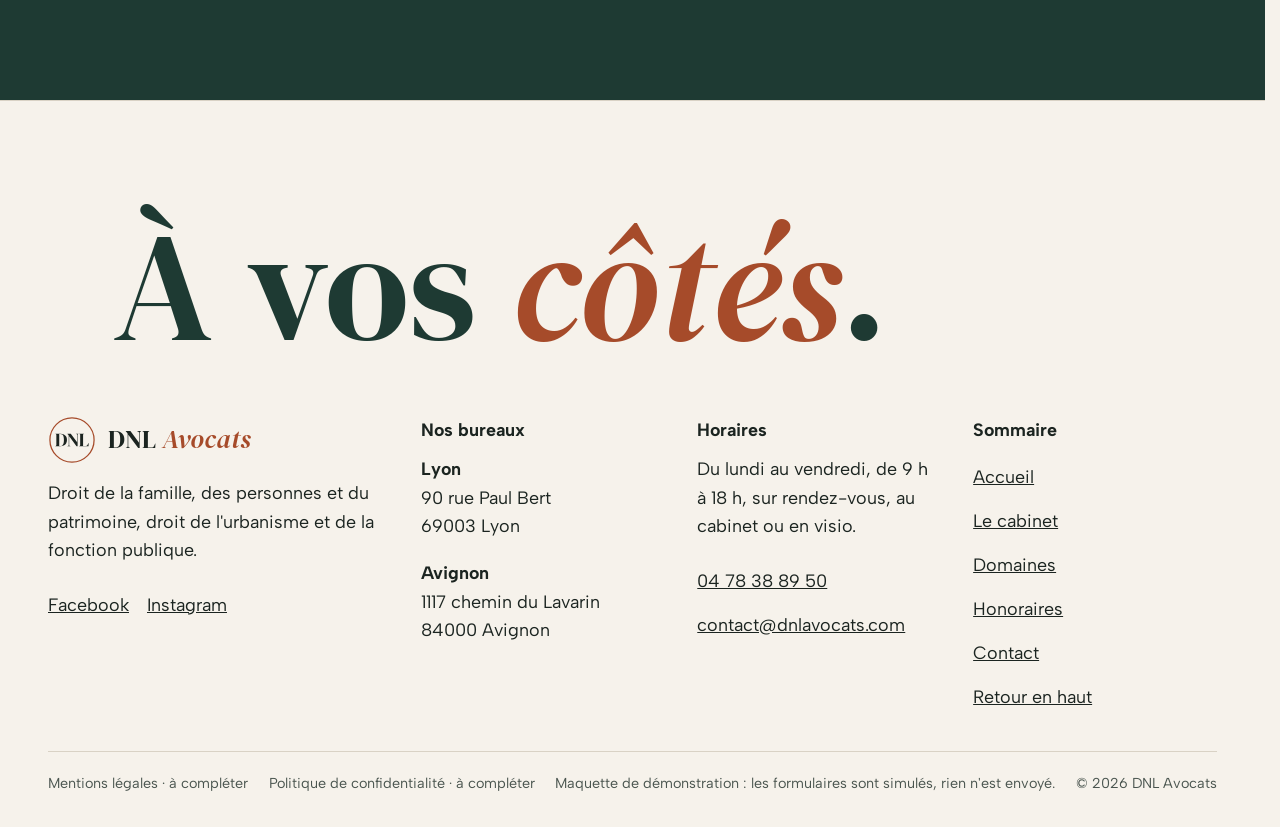
<file: honoraires.html>
<!doctype html>
<html lang="fr" data-v="2" data-curseur>
<head>
<meta charset="utf-8">
<meta name="viewport" content="width=device-width, initial-scale=1, viewport-fit=cover">
<title>Honoraires · DNL Avocats</title>
<meta name="description" content="Premier rendez-vous 180 € TTC, taux horaire 250 € HT, grille indicative des honoraires en droit de la famille, urbanisme et fonction publique.">
<meta name="robots" content="noindex, nofollow">
<link rel="canonical" href="https://dnl-avocats-maquette.vercel.app/honoraires">
<style>:root{--fond:#F6F2EB;--texte:#1B2420;--voile-fond:#1E3A33;--ouverture-fond:#F6F2EB;--menu-fond:#F6F2EB}:root { --entete-h: 72px; --barres-h: 0px; } html { background: var(--fond); color: var(--texte); scrollbar-gutter: stable; } body { margin: 0; background: var(--fond); } html.js:not(.secours):not([data-arrivee="retour"]) [data-anime] { opacity: 0; } html.js:not(.secours):not([data-arrivee="retour"]) [data-anime].vu { opacity: 1; } [data-voile] { position: fixed; inset: 0; z-index: 900; background: var(--voile-fond); transform: translateY(100%); visibility: hidden; pointer-events: none; } html[data-arrivee="voile"]:not(.voile-leve):not(.secours) [data-voile] { transform: none; visibility: visible; } html.secours [data-voile] { visibility: hidden !important; } .ouverture-panneau { position: fixed; inset: 0; z-index: 850; display: none; place-content: center; justify-items: center; background: var(--ouverture-fond, var(--voile-fond)); color: var(--fond); text-align: center; } html.js[data-arrivee="intro"]:not(.secours):not(.intro-finie) .ouverture-panneau { display: grid; } html.defilement-bloque, html.defilement-bloque body, html.js[data-arrivee="intro"]:not(.secours):not(.intro-finie), html.js[data-arrivee="intro"]:not(.secours):not(.intro-finie) body, html[data-arrivee="voile"]:not(.voile-leve):not(.secours), html[data-arrivee="voile"]:not(.voile-leve):not(.secours) body { overflow: hidden; } html.js[data-arrivee="intro"]:not(.secours):not(.intro-finie) { background-color: var(--ouverture-fond, var(--voile-fond)); } html[data-arrivee="voile"]:not(.voile-leve):not(.secours) { background-color: var(--voile-fond); }</style>
<script>(function () {
var d = document.documentElement, ss = null, ls = null;
try { ss = window.sessionStorage; ls = window.localStorage; } catch (e) {}
d.classList.add('js');
var nav = performance.getEntriesByType ? performance.getEntriesByType('navigation')[0] : null;
var type = nav ? nav.type : 'navigate';
var depart = null;
try { depart = JSON.parse(ss.getItem('socle:depart') || 'null'); ss.removeItem('socle:depart'); } catch (e) {}
if (depart && !(Date.now() - depart.t < 15000)) depart = null;
var mode = type === 'back_forward' ? 'retour' : type === 'reload' ? 'intro' : depart ? 'voile' : 'intro';
d.setAttribute('data-arrivee', mode);
if (mode === 'voile' && depart.couleur) d.style.setProperty('--voile-fond', depart.couleur);
if (type === 'reload' && 'scrollRestoration' in history) {
history.scrollRestoration = 'manual';
}
try {
var choisie = ls && ls.getItem('socle:langue');
var langue = (d.lang || '').slice(0, 2);
if (choisie && choisie !== langue && type === 'navigate' && !depart) {
var alt = document.querySelector('link[rel="alternate"][hreflang="' + choisie + '"]');
if (alt) location.replace(new URL(alt.href).pathname + location.search + location.hash);
}
} catch (e) {}
setTimeout(function () { if (!d.classList.contains('demarre')) d.classList.add('secours'); }, 2000);
})();</script>
<link rel="preload" href="/assets/fonts/dm-serif-display-latin-400-normal.woff2" as="font" type="font/woff2" crossorigin>
<link rel="preload" href="/assets/fonts/albert-sans-latin-wght-normal.woff2" as="font" type="font/woff2" crossorigin>
<link rel="stylesheet" href="/assets/css/socle.css?v=2">
<link rel="stylesheet" href="/assets/css/site.css?v=2">
<link rel="modulepreload" href="/assets/js/site.js?v=2">
<link rel="modulepreload" href="/assets/js/socle/index.js?v=2">
<script src="/assets/vendor/gsap.min.js" defer></script>
<script src="/assets/vendor/ScrollTrigger.min.js" defer></script>
<script src="/assets/vendor/SplitText.min.js" defer></script>
<script type="module" src="/assets/js/site.js?v=2"></script>
<meta name="theme-color" content="#F6F2EB">
<link rel="icon" href="/assets/images/favicon.svg" type="image/svg+xml">
<link rel="apple-touch-icon" href="/assets/images/apple-touch-icon.png">
<meta property="og:type" content="website">
<meta property="og:site_name" content="DNL Avocats">
<meta property="og:locale" content="fr_FR">
<meta property="og:title" content="Honoraires · DNL Avocats">
<meta property="og:description" content="Premier rendez-vous 180 € TTC, taux horaire 250 € HT, grille indicative des honoraires en droit de la famille, urbanisme et fonction publique.">
<meta property="og:url" content="https://dnl-avocats-maquette.vercel.app/honoraires">
<meta property="og:image" content="https://dnl-avocats-maquette.vercel.app/assets/partage/honoraires-fr.jpg">
<meta property="og:image:width" content="1200">
<meta property="og:image:height" content="630">
<meta property="og:image:alt" content="Table en chêne, feuille blanche et stylo plume : les honoraires du cabinet">
<meta name="twitter:card" content="summary_large_image">
<script type="application/ld+json">{"@context":"https://schema.org","@type":"LegalService","name":"DNL Avocats","legalName":"DNL AVOCATS SELARL","url":"https://dnl-avocats-maquette.vercel.app/","telephone":"+33478388950","email":"contact@dnlavocats.com","description":"Cabinet d'avocates à Lyon et Avignon : droit de la famille, des personnes et du patrimoine, successions, droit de l'urbanisme et de la fonction publique.","priceRange":"Premier rendez-vous 180 € TTC","areaServed":["Lyon","Avignon"],"address":{"@type":"PostalAddress","streetAddress":"90 rue Paul Bert","postalCode":"69003","addressLocality":"Lyon","addressCountry":"FR"},"location":[{"@type":"Place","name":"DNL Avocats Lyon","address":{"@type":"PostalAddress","streetAddress":"90 rue Paul Bert","postalCode":"69003","addressLocality":"Lyon","addressCountry":"FR"}},{"@type":"Place","name":"DNL Avocats Avignon","address":{"@type":"PostalAddress","streetAddress":"1117 chemin du Lavarin","postalCode":"84000","addressLocality":"Avignon","addressCountry":"FR"}}],"openingHoursSpecification":[{"@type":"OpeningHoursSpecification","dayOfWeek":["Monday","Tuesday","Wednesday","Thursday","Friday"],"opens":"09:00","closes":"18:00"}],"employee":[{"@type":"Person","name":"Anne Di Nicola","jobTitle":"Avocate"},{"@type":"Person","name":"Agathe Lucot","jobTitle":"Avocate"},{"@type":"Person","name":"Agathe Schiltz","jobTitle":"Avocate"}],"sameAs":["https://www.facebook.com/DNLAvocats","https://www.instagram.com/dnlavocats/"]}</script>
</head>
<body id="haut">
<div data-voile data-forme="iris" aria-hidden="true"><div class="voile-contenu"><svg class="mono mono--voile" viewBox="0 0 100 100" aria-hidden="true" focusable="false"><circle class="mono-anneau" cx="50" cy="50" r="46" pathLength="1"/><path class="mono-l" d="M25.12 63.14L15.28 63.14L15.28 62.74L16.12 62.42Q17.40 61.90 17.40 60.38L17.40 39.50Q17.40 37.90 16.12 37.46L15.28 37.14L15.28 36.74L25.84 36.74Q30.08 36.74 33.14 38.32Q36.20 39.90 37.86 42.84Q39.52 45.78 39.52 49.90Q39.52 54.10 37.72 57.06Q35.92 60.02 32.70 61.58Q29.48 63.14 25.12 63.14M23.40 37.54L23.40 62.34L25.12 62.34Q28 62.34 29.76 61.20Q31.52 60.06 32.34 57.36Q33.16 54.66 33.16 49.94Q33.16 45.22 32.34 42.52Q31.52 39.82 29.80 38.68Q28.08 37.54 25.28 37.54"/><path class="mono-l" d="M46.60 63.14L40.52 63.14L40.52 62.74L41.84 62.34Q42.56 62.14 42.88 61.56Q43.20 60.98 43.20 60.18L43.20 40.94Q42.76 39.98 42.50 39.50Q42.24 39.02 41.92 38.68Q41.60 38.34 41.04 37.82L40.36 37.14L40.36 36.74L47.44 36.74L60.72 54.86L60.72 39.78Q60.72 38.98 60.46 38.34Q60.20 37.70 59.40 37.50L58.08 37.14L58.08 36.74L63.80 36.74L63.80 37.14L62.72 37.50Q62 37.74 61.84 38.34Q61.68 38.94 61.68 39.74L61.68 63.26L59.44 63.26L44.16 42.26L44.16 60.18Q44.16 60.98 44.40 61.54Q44.64 62.10 45.40 62.34L46.60 62.74"/><path class="mono-l" d="M84.36 63.14L64.92 63.14L64.92 62.74L65.76 62.42Q66.60 62.10 66.82 61.64Q67.04 61.18 67.04 60.38L67.04 39.50Q67.04 38.70 66.80 38.22Q66.56 37.74 65.76 37.46L64.92 37.14L64.92 36.74L75.12 36.74L75.12 37.14L74.40 37.46Q73.64 37.74 73.36 38.24Q73.08 38.74 73.08 39.54L73.08 62.34L79.24 62.34Q80.72 62.34 81.42 61.62Q82.12 60.90 82.76 59.54L84.32 56.18L84.72 56.18"/></svg><span data-voile-libelle>Honoraires</span></div></div>
<div class="ouverture-panneau" data-ouverture aria-hidden="true">
  <svg class="mono mono--intro" viewBox="0 0 100 100" aria-hidden="true" focusable="false" data-ouverture-objet><circle class="mono-anneau" cx="50" cy="50" r="46" pathLength="1"/><path class="mono-l" d="M25.12 63.14L15.28 63.14L15.28 62.74L16.12 62.42Q17.40 61.90 17.40 60.38L17.40 39.50Q17.40 37.90 16.12 37.46L15.28 37.14L15.28 36.74L25.84 36.74Q30.08 36.74 33.14 38.32Q36.20 39.90 37.86 42.84Q39.52 45.78 39.52 49.90Q39.52 54.10 37.72 57.06Q35.92 60.02 32.70 61.58Q29.48 63.14 25.12 63.14M23.40 37.54L23.40 62.34L25.12 62.34Q28 62.34 29.76 61.20Q31.52 60.06 32.34 57.36Q33.16 54.66 33.16 49.94Q33.16 45.22 32.34 42.52Q31.52 39.82 29.80 38.68Q28.08 37.54 25.28 37.54"/><path class="mono-l" d="M46.60 63.14L40.52 63.14L40.52 62.74L41.84 62.34Q42.56 62.14 42.88 61.56Q43.20 60.98 43.20 60.18L43.20 40.94Q42.76 39.98 42.50 39.50Q42.24 39.02 41.92 38.68Q41.60 38.34 41.04 37.82L40.36 37.14L40.36 36.74L47.44 36.74L60.72 54.86L60.72 39.78Q60.72 38.98 60.46 38.34Q60.20 37.70 59.40 37.50L58.08 37.14L58.08 36.74L63.80 36.74L63.80 37.14L62.72 37.50Q62 37.74 61.84 38.34Q61.68 38.94 61.68 39.74L61.68 63.26L59.44 63.26L44.16 42.26L44.16 60.18Q44.16 60.98 44.40 61.54Q44.64 62.10 45.40 62.34L46.60 62.74"/><path class="mono-l" d="M84.36 63.14L64.92 63.14L64.92 62.74L65.76 62.42Q66.60 62.10 66.82 61.64Q67.04 61.18 67.04 60.38L67.04 39.50Q67.04 38.70 66.80 38.22Q66.56 37.74 65.76 37.46L64.92 37.14L64.92 36.74L75.12 36.74L75.12 37.14L74.40 37.46Q73.64 37.74 73.36 38.24Q73.08 38.74 73.08 39.54L73.08 62.34L79.24 62.34Q80.72 62.34 81.42 61.62Q82.12 60.90 82.76 59.54L84.32 56.18L84.72 56.18"/></svg>
  <p class="ouverture-ligne">Avocates · Lyon &amp; Avignon</p>
</div>
<a class="evitement" href="#contenu">Aller au contenu</a>
<header data-entete>
  <div class="entete-rangee">
    <a class="entete-logo" href="/" data-libelle="Accueil">
      <svg class="mono mono--entete" viewBox="0 0 100 100" aria-hidden="true" focusable="false" data-effet="lecture" data-grille="fil"><circle class="mono-anneau" cx="50" cy="50" r="46" pathLength="1"/><circle class="mono-progres" cx="50" cy="50" r="46" pathLength="1" transform="rotate(-90 50 50)"/><path class="mono-l" d="M25.12 63.14L15.28 63.14L15.28 62.74L16.12 62.42Q17.40 61.90 17.40 60.38L17.40 39.50Q17.40 37.90 16.12 37.46L15.28 37.14L15.28 36.74L25.84 36.74Q30.08 36.74 33.14 38.32Q36.20 39.90 37.86 42.84Q39.52 45.78 39.52 49.90Q39.52 54.10 37.72 57.06Q35.92 60.02 32.70 61.58Q29.48 63.14 25.12 63.14M23.40 37.54L23.40 62.34L25.12 62.34Q28 62.34 29.76 61.20Q31.52 60.06 32.34 57.36Q33.16 54.66 33.16 49.94Q33.16 45.22 32.34 42.52Q31.52 39.82 29.80 38.68Q28.08 37.54 25.28 37.54"/><path class="mono-l" d="M46.60 63.14L40.52 63.14L40.52 62.74L41.84 62.34Q42.56 62.14 42.88 61.56Q43.20 60.98 43.20 60.18L43.20 40.94Q42.76 39.98 42.50 39.50Q42.24 39.02 41.92 38.68Q41.60 38.34 41.04 37.82L40.36 37.14L40.36 36.74L47.44 36.74L60.72 54.86L60.72 39.78Q60.72 38.98 60.46 38.34Q60.20 37.70 59.40 37.50L58.08 37.14L58.08 36.74L63.80 36.74L63.80 37.14L62.72 37.50Q62 37.74 61.84 38.34Q61.68 38.94 61.68 39.74L61.68 63.26L59.44 63.26L44.16 42.26L44.16 60.18Q44.16 60.98 44.40 61.54Q44.64 62.10 45.40 62.34L46.60 62.74"/><path class="mono-l" d="M84.36 63.14L64.92 63.14L64.92 62.74L65.76 62.42Q66.60 62.10 66.82 61.64Q67.04 61.18 67.04 60.38L67.04 39.50Q67.04 38.70 66.80 38.22Q66.56 37.74 65.76 37.46L64.92 37.14L64.92 36.74L75.12 36.74L75.12 37.14L74.40 37.46Q73.64 37.74 73.36 38.24Q73.08 38.74 73.08 39.54L73.08 62.34L79.24 62.34Q80.72 62.34 81.42 61.62Q82.12 60.90 82.76 59.54L84.32 56.18L84.72 56.18"/></svg><span class="entete-nom">DNL <em>Avocats</em></span>
    </a>
    <nav data-nav aria-label="Navigation principale">
      <ul><li><a href="/cabinet" data-libelle="Le cabinet">Le cabinet</a></li><li><a href="/domaines" data-libelle="Domaines">Domaines</a></li><li><a href="/honoraires" data-libelle="Honoraires" aria-current="page">Honoraires</a></li><li><a href="/contact" data-libelle="Contact">Contact</a></li></ul>
    </nav>
    <div class="entete-actions">
      <a class="bouton" href="/contact" data-libelle="Contact">Prendre rendez-vous</a>
      <button type="button" data-menu-bouton aria-controls="menu" aria-expanded="false" data-libelle-ouvrir="Menu" data-libelle-fermer="Fermer"><span data-libelle-bouton>Menu</span></button>
      <a class="menu-sansjs" href="#menu" data-menu-lien>Menu</a>
    </div>
  </div>
</header>
<script>/* Avant le premier affichage : rangées de la navigation (même règle que ajusterNav dans assets/js/socle/entete.js)
   et hauteur réelle de l'en-tête, pour que rien ne saute quand le JavaScript du site prend la main. */
(function () {
  var h = document.documentElement, u = document.querySelector('[data-nav] ul'), e = document.querySelector('[data-entete]');
  if (u) {
    var deborde = function () { return u.scrollWidth > u.clientWidth + 1; }, c = deborde();
    if (c && window.matchMedia('(min-width: 900px)').matches) {
      h.classList.add('nav-deux-rangees'); c = deborde();
      if (c) { h.classList.add('nav-deux-lignes'); var a = u.querySelector('a'); c = !a || u.getBoundingClientRect().height > a.getBoundingClientRect().height * 2.5; }
      if (c) h.classList.remove('nav-deux-rangees', 'nav-deux-lignes');
    }
    if (c) h.classList.add('nav-compacte');
  }
  if (e) h.style.setProperty('--entete-h', Math.round(e.getBoundingClientRect().height) + 'px');
})();</script>
<span id="menu-ferme" aria-hidden="true"></span>
<div id="menu" data-menu role="dialog" aria-modal="true" aria-label="Menu">
  <p class="menu-sansjs-fermer"><a href="#menu-ferme">Fermer</a></p>
  <ul><li style="--i:0"><a href="/" class="menu-lien" data-libelle="Accueil">Accueil</a></li><li style="--i:1"><a href="/cabinet" class="menu-lien" data-libelle="Le cabinet">Le cabinet</a></li><li style="--i:2"><a href="/domaines" class="menu-lien" data-libelle="Domaines">Domaines</a></li><li style="--i:3"><a href="/honoraires" class="menu-lien" data-libelle="Honoraires" aria-current="page">Honoraires</a></li><li style="--i:4"><a href="/contact" class="menu-lien" data-libelle="Contact">Contact</a></li></ul>
  <p><a class="bouton" href="tel:+33478388950">Appeler 04 78 38 89 50</a></p>
</div>
<main id="contenu" tabindex="-1">
<section class="prix-tete" id="debut">
  <div class="conteneur prix-grille">
    <div class="prix-texte">
      <p class="surtitre o-suite">Honoraires</p>
      <h1><span class="ligne-masque"><span class="page-ligne">Des honoraires annoncés avant de commencer</span></span></h1>
      <p class="prix-geant o-suite" aria-hidden="true"><span class="prix-nombre" data-compteur="180">180</span><span class="prix-unite">€ TTC<br><small>le premier rendez-vous</small></span></p>
      <p class="visuellement-cache">180 € TTC, le premier rendez-vous.</p>
      <p class="prix-intro o-suite masque-ecran-bas masque-petit">Une heure à une heure trente de consultation, au cabinet ou en visio. Vous repartez avec une première analyse et, si une procédure est utile, un devis.</p>
      <p class="prix-actions o-suite"><a href="/contact" class="bouton bouton--clair" data-libelle="Contact" data-action-principale data-survol="magnetique">Prendre rendez-vous</a><span class="prix-info" data-info-cle>Taux horaire habituel : 250 € HT, soit 300 € TTC</span></p>
    </div>
    <div class="prix-visuel" data-effet="prix-geant">
      <figure class="media prix-photo" data-grok data-iris-centre="disque" style="--cadrage:52% 50%">
  <picture>
    <img src="/assets/images/grok/honoraires-table-1100.webp" srcset="/assets/images/grok/honoraires-table-480.webp 480w, /assets/images/grok/honoraires-table-800.webp 800w, /assets/images/grok/honoraires-table-1100.webp 1100w" sizes="(max-width: 760px) 70vw, 36vw" alt="Table en chêne vue du dessus, feuille blanche, stylo plume et café" width="1100" height="1100" fetchpriority="high" loading="eager" decoding="async">
  </picture><figcaption class="mention-ia">Illustration générée</figcaption>
</figure>
    </div>
  </div>
</section>
<section class="etapes conteneur" id="etapes" aria-labelledby="etapes-titre">
  <p class="surtitre" data-anime>Comment ça se passe</p>
  <h2 id="etapes-titre" data-anime="lignes">Trois étapes, sans surprise</h2>
  <div class="etapes-piste" data-etapes data-visuel>
    <svg class="etapes-trait" viewBox="0 0 1000 40" preserveAspectRatio="none" aria-hidden="true" data-fx="trace"><path d="M20 20 C 260 -6, 420 46, 500 20 S 760 -6, 980 20" fill="none" stroke="currentColor" stroke-width="3" stroke-linecap="round"/></svg>
    <ol class="etapes-liste" data-anime="cascade">
      <li><div class="etape-tete"><span class="etape-num" aria-hidden="true">1</span><svg class="etape-icone" viewBox="0 0 64 64" aria-hidden="true"><circle cx="32" cy="32" r="12"/><rect x="26" y="6" width="12" height="9" rx="3"/><rect x="26" y="49" width="12" height="9" rx="3"/><rect x="6" y="26" width="9" height="12" rx="3"/><rect x="49" y="26" width="9" height="12" rx="3"/></svg></div><h3>Le premier rendez-vous</h3><p>180 € TTC pour une heure à une heure trente, au cabinet à Lyon ou à Avignon, ou en visio.</p></li><li><div class="etape-tete"><span class="etape-num" aria-hidden="true">2</span><svg class="etape-icone" viewBox="0 0 64 64" aria-hidden="true"><path d="M18 8h20l10 10v38H18z"/><path d="M38 8v10h10"/><path d="M24 30h16M24 38h16M24 46h10"/></svg></div><h3>Une analyse et un devis</h3><p>Le cabinet analyse votre situation ; si une procédure amiable ou contentieuse est nécessaire, il établit un devis.</p></li><li><div class="etape-tete"><span class="etape-num" aria-hidden="true">3</span><svg class="etape-icone" viewBox="0 0 64 64" aria-hidden="true"><path d="M14 8h28l8 8v40H14z"/><path d="M20 22h22M20 30h22M20 38h12"/><path d="M22 50c4-6 7 2 10-3s5 3 9-2"/></svg></div><h3>Une convention d&#39;honoraires</h3><p>Signée avant tout travail, sauf urgence : forfait ou temps passé, et, pour certaines procédures, un honoraire de résultat.</p></li>
    </ol>
  </div>
  <p class="etapes-note" data-anime>L&#39;assurance protection juridique peut couvrir une partie des honoraires.</p>
</section>
<section class="grille-tarifs" id="grille" aria-labelledby="grille-titre">
  <div class="conteneur grille-cadre" data-grille-tarifs>
    <div class="grille-tete">
      <p class="surtitre" data-anime>Grille indicative</p>
      <h2 id="grille-titre" data-anime="lignes">Les premiers repères, par démarche</h2>
      <p data-anime>Montants à partir de, repris de la grille du cabinet : le montant exact dépend des enjeux, des difficultés et de votre situation, et figure dans le devis.</p>
    </div>
    <div class="grille-outils" data-anime>
      <div class="grille-filtres" role="group" aria-label="Filtrer la grille">
        <button type="button" class="filtre" data-filtre="tous" aria-pressed="true">Toutes</button>
        <button type="button" class="filtre" data-filtre="famille" aria-pressed="false">Famille</button>
        <button type="button" class="filtre" data-filtre="public" aria-pressed="false">Urbanisme et fonction publique</button>
      </div>
      <label class="grille-recherche"><span class="visuellement-cache">Rechercher une démarche</span><input type="search" placeholder="Divorce, permis, référé…" autocomplete="off"></label>
    </div>
    <p class="grille-compte" data-compte aria-live="polite"></p>
    <table class="grille" data-visuel data-effet="barres">
      <caption class="visuellement-cache">Les premiers repères, par démarche</caption>
      <thead><tr><th scope="col">Démarche</th><th scope="col">Honoraires</th></tr></thead>
      <tbody>
        <tr data-pole="famille"><td><span class="grille-pole">Famille et patrimoine</span>Divorce par consentement mutuel<span class="grille-barre" style="--v:0.500" aria-hidden="true"></span></td><td data-prix>dès 1 500 €</td></tr><tr data-pole="famille"><td><span class="grille-pole">Famille et patrimoine</span>Divorce judiciaire<span class="grille-barre" style="--v:0.500" aria-hidden="true"></span></td><td data-prix>dès 1 500 €</td></tr><tr data-pole="famille"><td><span class="grille-pole">Famille et patrimoine</span>Adoption simple ou plénière<span class="grille-barre" style="--v:0.500" aria-hidden="true"></span></td><td data-prix>dès 1 500 €</td></tr><tr data-pole="famille"><td><span class="grille-pole">Famille et patrimoine</span>Délégation de l&#39;autorité parentale<span class="grille-barre" style="--v:0.267" aria-hidden="true"></span></td><td data-prix>dès 800 €</td></tr><tr data-pole="famille"><td><span class="grille-pole">Famille et patrimoine</span>Filiation, transcription d&#39;un acte de naissance étranger (enfants nés de GPA à l&#39;étranger)<span class="grille-barre" style="--v:1.000" aria-hidden="true"></span></td><td data-prix>dès 3 000 €</td></tr><tr data-pole="famille"><td><span class="grille-pole">Famille et patrimoine</span>Droit de visite et d&#39;hébergement pour un tiers<span class="grille-barre" style="--v:0.667" aria-hidden="true"></span></td><td data-prix>dès 2 000 €</td></tr><tr data-pole="famille"><td><span class="grille-pole">Famille et patrimoine</span>Fixation ou modification des mesures concernant un enfant devant le juge aux affaires familiales<span class="grille-barre" style="--v:0.500" aria-hidden="true"></span></td><td data-prix>dès 1 500 €</td></tr><tr data-pole="public"><td><span class="grille-pole">Droit public</span>Mise en demeure<span class="grille-barre" style="--v:0.200" aria-hidden="true"></span></td><td data-prix>dès 600 €</td></tr><tr data-pole="public"><td><span class="grille-pole">Droit public</span>Recours gracieux ou hiérarchique<span class="grille-barre" style="--v:0.320" aria-hidden="true"></span></td><td data-prix>de 960 € à 1 440 €</td></tr><tr data-pole="public"><td><span class="grille-pole">Droit public</span>Réclamation indemnitaire préalable obligatoire<span class="grille-barre" style="--v:0.400" aria-hidden="true"></span></td><td data-prix>dès 1 200 €</td></tr><tr data-pole="public"><td><span class="grille-pole">Droit public</span>Recours en annulation ou en indemnisation (forfait de base)<span class="grille-barre" style="--v:0.480" aria-hidden="true"></span></td><td data-prix>dès 1 440 € TTC</td></tr><tr data-pole="public"><td><span class="grille-pole">Droit public</span>Appel devant une cour administrative d&#39;appel (forfait)<span class="grille-barre" style="--v:0.800" aria-hidden="true"></span></td><td data-prix>dès 2 400 € TTC</td></tr><tr data-pole="public"><td><span class="grille-pole">Droit public</span>Référé-suspension<span class="grille-barre" style="--v:0.480" aria-hidden="true"></span></td><td data-prix>dès 1 440 €</td></tr><tr data-pole="public"><td><span class="grille-pole">Droit public</span>Référé-liberté<span class="grille-barre" style="--v:1.000" aria-hidden="true"></span></td><td data-prix>dès 3 000 €</td></tr>
      </tbody>
    </table>
    <p class="grille-aucun" data-aucun hidden>Aucune démarche ne correspond. Le premier rendez-vous permet d&#39;établir un devis pour toute autre situation.</p>
  </div>
</section>
<section class="faq conteneur" id="faq" aria-labelledby="faq-titre">
  <div class="faq-tete">
    <p class="surtitre" data-anime>Questions fréquentes</p>
    <h2 id="faq-titre" data-anime="lignes">Ce qu&#39;on nous demande souvent</h2>
    <figure class="media faq-media" data-fx="zoom" style="--cadrage:55% 45%">
  <picture>
    <img src="/assets/images/table-1280.webp" srcset="/assets/images/table-640.webp 640w, /assets/images/table-1280.webp 1280w, /assets/images/table-1920.webp 1920w" sizes="(max-width: 760px) 100vw, 36vw" alt="Les trois avocates en réunion autour de la table ronde en chêne du cabinet, ordinateurs ouverts" width="1280" height="853" loading="lazy" decoding="async">
  </picture>
</figure>
  </div>
  <div class="faq-liste" data-anime="cascade">
    <details class="faq-item"><summary>Combien coûte le premier rendez-vous ?</summary><p>180 € TTC, pour une consultation d&#39;une heure à une heure trente, au cabinet ou en visio.</p></details><details class="faq-item"><summary>Que se passe-t-il ensuite ?</summary><p>À l&#39;issue du rendez-vous, le cabinet fait une première analyse de votre situation. Si une procédure amiable ou contentieuse est nécessaire, un devis vous est remis.</p></details><details class="faq-item"><summary>Forfait ou temps passé ?</summary><p>Une convention d&#39;honoraires vous est soumise avant tout travail, sauf urgence. La rémunération peut être forfaitaire ou au temps passé ; le taux horaire habituel du cabinet est de 250 € HT, soit 300 € TTC.</p></details><details class="faq-item"><summary>Qu&#39;est-ce qu&#39;un honoraire de résultat ?</summary><p>Pour certaines procédures, un honoraire de résultat peut s&#39;ajouter. Il est calculé sur la réduction des sommes réclamées par l&#39;adversaire, une condamnation judiciaire, un désistement ou une transaction, et figure dans la convention.</p></details><details class="faq-item"><summary>Mon assurance peut-elle prendre en charge les honoraires ?</summary><p>L&#39;assurance protection juridique peut couvrir une partie des honoraires. Pensez à vérifier votre contrat avant le premier rendez-vous.</p></details><details class="faq-item"><summary>Les montants de la grille sont-ils définitifs ?</summary><p>Non : ce sont des tarifs indicatifs, à partir de. Le montant tient compte des enjeux, des difficultés du dossier et de votre situation, et il est fixé dans le devis.</p></details>
  </div>
</section>
<section class="appel" id="appel" aria-labelledby="appel-titre">
  <div class="conteneur appel-grille">
    <div class="appel-texte">
      <p class="surtitre">Votre place à la table</p>
      <h2 id="appel-titre" data-anime="lignes">Dans les situations difficiles, il est important de ne pas rester seul.</h2>
      <p data-anime>Premier rendez-vous à Lyon, à Avignon ou en visio : 180 € TTC, une heure à une heure trente pour comprendre votre situation.</p>
      <p class="appel-actions" data-anime>
        <a href="/contact" class="bouton bouton--clair" data-libelle="Contact" data-survol="magnetique">Prendre rendez-vous</a>
        <a class="bouton bouton--contour" href="tel:+33478388950">Appeler 04 78 38 89 50</a>
      </p>
    </div>
    <div class="appel-visuel"><svg class="table table--appel" viewBox="0 0 400 400" data-effet="quatrieme-place" data-visuel role="img" aria-label="Trois avocates, une quatrième chaise : la vôtre.">
  <circle class="table-anneau-piste" cx="200" cy="200" r="132"/>
  <circle class="table-anneau" cx="200" cy="200" r="132" pathLength="1" transform="rotate(-90 200 200)"/>
  <g class="table-tourne">
  <g class="place" data-place="0" transform="translate(200.0 40.0) rotate(0)"><rect class="place-assise" x="-26" y="-20" width="52" height="40" rx="10"/><path class="place-dossier" d="M-28 24 Q0 40 28 24"/></g><g class="place" data-place="1" transform="translate(360.0 200.0) rotate(90)"><rect class="place-assise" x="-26" y="-20" width="52" height="40" rx="10"/><path class="place-dossier" d="M-28 24 Q0 40 28 24"/></g><g class="place" data-place="2" transform="translate(200.0 360.0) rotate(180)"><rect class="place-assise" x="-26" y="-20" width="52" height="40" rx="10"/><path class="place-dossier" d="M-28 24 Q0 40 28 24"/></g><g class="place place--vide" data-place="3" transform="translate(40.0 200.0) rotate(270)"><rect class="place-assise" x="-26" y="-20" width="52" height="40" rx="10"/><path class="place-dossier" d="M-28 24 Q0 40 28 24"/></g>
  <circle class="table-plateau" cx="200" cy="200" r="112"/>
  <circle class="table-veine" cx="200" cy="200" r="86"/>
  <circle class="table-veine" cx="200" cy="200" r="58"/>
  <circle class="table-centre" cx="200" cy="200" r="10"/>
  <text class="place-libelle" data-libelle-place="0" data-x="200.0" data-y="134.0" x="200.0" y="140.0" text-anchor="middle">Me Di Nicola</text><text class="place-libelle" data-libelle-place="1" data-x="266.0" data-y="200.0" x="266.0" y="206.0" text-anchor="middle">Me Lucot</text><text class="place-libelle" data-libelle-place="2" data-x="200.0" data-y="266.0" x="200.0" y="272.0" text-anchor="middle">Me Schiltz</text><text class="place-libelle" data-libelle-place="3" data-x="134.0" data-y="200.0" x="134.0" y="206.0" text-anchor="middle">Vous</text>
  </g>
</svg></div>
  </div>
</section>
</main>
<footer class="pied" id="pied">
  <p class="pied-fin conteneur" data-effet="pied-fin">À vos <em>côtés</em><span aria-hidden="true">.</span></p>
  <div class="conteneur pied-grille">
    <div class="pied-marque">
      <p class="pied-logo"><svg class="mono mono--pied" viewBox="0 0 100 100" aria-hidden="true" focusable="false"><circle class="mono-anneau" cx="50" cy="50" r="46" pathLength="1"/><path class="mono-l" d="M25.12 63.14L15.28 63.14L15.28 62.74L16.12 62.42Q17.40 61.90 17.40 60.38L17.40 39.50Q17.40 37.90 16.12 37.46L15.28 37.14L15.28 36.74L25.84 36.74Q30.08 36.74 33.14 38.32Q36.20 39.90 37.86 42.84Q39.52 45.78 39.52 49.90Q39.52 54.10 37.72 57.06Q35.92 60.02 32.70 61.58Q29.48 63.14 25.12 63.14M23.40 37.54L23.40 62.34L25.12 62.34Q28 62.34 29.76 61.20Q31.52 60.06 32.34 57.36Q33.16 54.66 33.16 49.94Q33.16 45.22 32.34 42.52Q31.52 39.82 29.80 38.68Q28.08 37.54 25.28 37.54"/><path class="mono-l" d="M46.60 63.14L40.52 63.14L40.52 62.74L41.84 62.34Q42.56 62.14 42.88 61.56Q43.20 60.98 43.20 60.18L43.20 40.94Q42.76 39.98 42.50 39.50Q42.24 39.02 41.92 38.68Q41.60 38.34 41.04 37.82L40.36 37.14L40.36 36.74L47.44 36.74L60.72 54.86L60.72 39.78Q60.72 38.98 60.46 38.34Q60.20 37.70 59.40 37.50L58.08 37.14L58.08 36.74L63.80 36.74L63.80 37.14L62.72 37.50Q62 37.74 61.84 38.34Q61.68 38.94 61.68 39.74L61.68 63.26L59.44 63.26L44.16 42.26L44.16 60.18Q44.16 60.98 44.40 61.54Q44.64 62.10 45.40 62.34L46.60 62.74"/><path class="mono-l" d="M84.36 63.14L64.92 63.14L64.92 62.74L65.76 62.42Q66.60 62.10 66.82 61.64Q67.04 61.18 67.04 60.38L67.04 39.50Q67.04 38.70 66.80 38.22Q66.56 37.74 65.76 37.46L64.92 37.14L64.92 36.74L75.12 36.74L75.12 37.14L74.40 37.46Q73.64 37.74 73.36 38.24Q73.08 38.74 73.08 39.54L73.08 62.34L79.24 62.34Q80.72 62.34 81.42 61.62Q82.12 60.90 82.76 59.54L84.32 56.18L84.72 56.18"/></svg><span>DNL <em>Avocats</em></span></p>
      <p>Droit de la famille, des personnes et du patrimoine, droit de l&#39;urbanisme et de la fonction publique.</p>
      <ul class="pied-reseaux" aria-label="Le cabinet sur les réseaux"><li><a href="https://www.facebook.com/DNLAvocats" target="_blank" rel="noopener">Facebook<span class="visuellement-cache"> (nouvel onglet)</span></a></li><li><a href="https://www.instagram.com/dnlavocats/" target="_blank" rel="noopener">Instagram<span class="visuellement-cache"> (nouvel onglet)</span></a></li></ul>
    </div>
    <div>
      <p class="pied-titre">Nos bureaux</p>
      <p><strong>Lyon</strong><br>90 rue Paul Bert<br>69003 Lyon</p><p><strong>Avignon</strong><br>1117 chemin du Lavarin<br>84000 Avignon</p>
    </div>
    <div>
      <p class="pied-titre">Horaires</p>
      <p>Du lundi au vendredi, de 9 h à 18 h, sur rendez-vous, au cabinet ou en visio.</p>
      <p><a href="tel:+33478388950">04 78 38 89 50</a><br><a href="mailto:contact@dnlavocats.com">contact@dnlavocats.com</a></p>
    </div>
    <nav aria-label="Sommaire">
      <p class="pied-titre">Sommaire</p>
      <ul><li><a href="/" data-libelle="Accueil">Accueil</a></li><li><a href="/cabinet" data-libelle="Le cabinet">Le cabinet</a></li><li><a href="/domaines" data-libelle="Domaines">Domaines</a></li><li><a href="/honoraires" data-libelle="Honoraires" aria-current="page">Honoraires</a></li><li><a href="/contact" data-libelle="Contact">Contact</a></li><li><a href="#haut" data-sans-transition>Retour en haut</a></li></ul>
    </nav>
  </div>
  <div class="conteneur pied-bas">
    <p>Mentions légales · à compléter</p>
    <p>Politique de confidentialité · à compléter</p>
    <p>Maquette de démonstration : les formulaires sont simulés, rien n&#39;est envoyé.</p>
    <p>© 2026 DNL Avocats</p>
  </div>
</footer>
<div data-barre-fixe>
  <a class="bouton bouton--contour" href="tel:+33478388950">Appeler</a>
  <a class="bouton" href="/contact" data-libelle="Contact">Prendre rendez-vous</a>
</div>
</body>
</html>
</file>
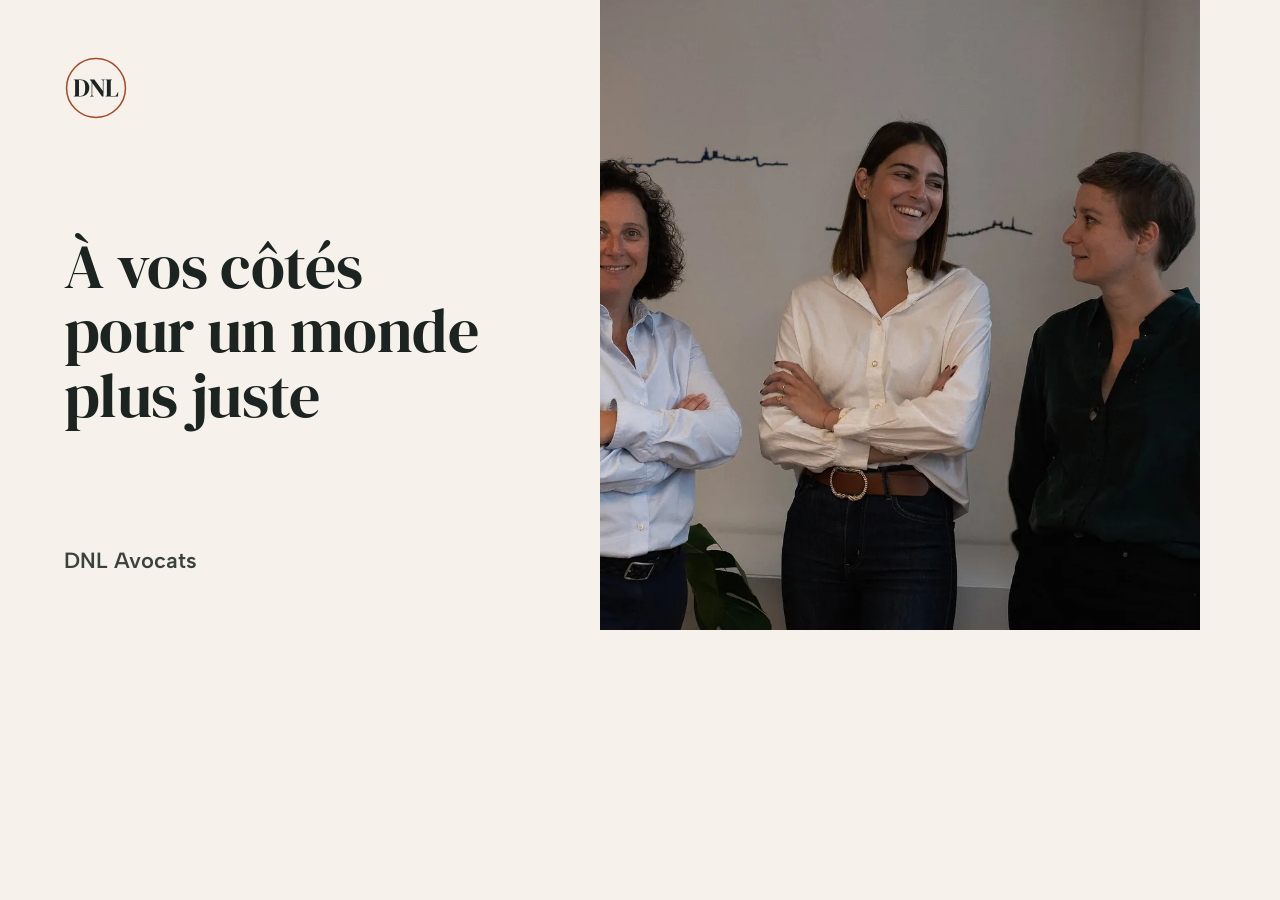
<file: _partage/accueil-fr.html>
<!doctype html><!-- Image de partage accueil (fr), gabarit droite. Pour garder ce fichier tel quel, ajouter data-ajuste sur la balise html. -->
<html lang="fr"><head><meta charset="utf-8">
<link rel="stylesheet" href="/assets/css/socle.css"><link rel="stylesheet" href="/assets/css/site.css">
<style>:root{--fond:#F6F2EB;--texte:#1B2420}
html,body{margin:0;width:1200px;height:630px;overflow:hidden;background:var(--fond);color:var(--texte)}
.pg-carte{position:relative;width:1200px;height:630px;overflow:hidden}
.pg-photo{position:absolute;object-fit:cover;object-position:52% 59%}
.pg-logo{height:64px;width:auto;max-width:280px;object-fit:contain;object-position:left center;display:block}
.pg-accroche{font-family:var(--police-titres, Georgia, serif);font-size:62px;line-height:1.04;margin:0;text-wrap:balance;letter-spacing:-.01em}
.pg-nom{font-size:22px;font-weight:600;margin:0;opacity:.85}
</style></head><body><div class="pg-carte">
<div style="position:absolute;inset:0 600px 0 0;display:flex;flex-direction:column;justify-content:space-between;padding:56px 56px 52px 64px">
  <img class="pg-logo" src="/assets/images/logo.svg" alt="">
  <p class="pg-accroche">À vos côtés pour un monde plus juste</p>
  <p class="pg-nom">DNL Avocats</p>
</div>
<img class="pg-photo" src="/assets/images/equipe-1280.webp" alt="" data-sujet="1.2,18.8,98.7,81.2" style="left:600px;top:0;width:600px;height:630px">

</div></body></html>
</file>
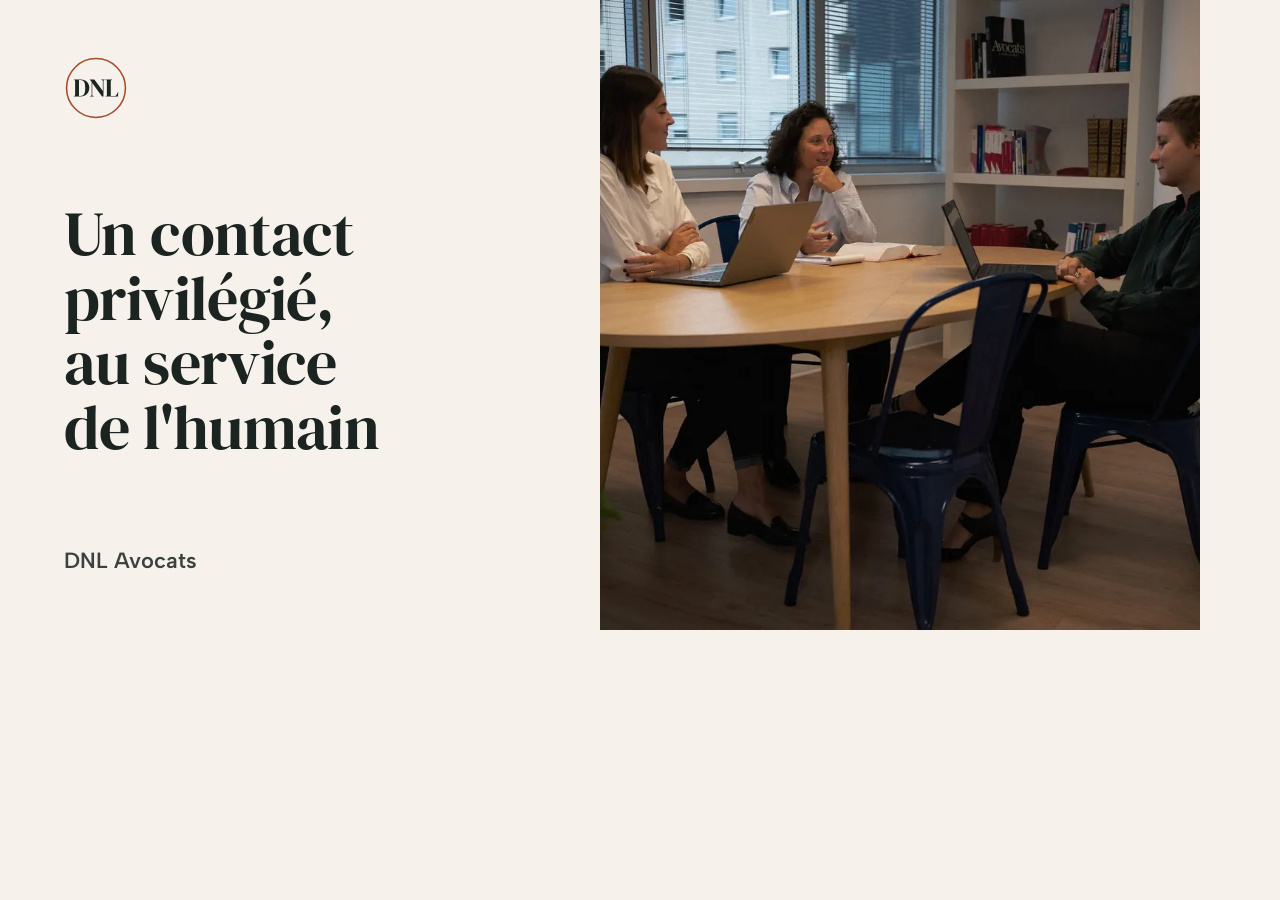
<file: _partage/cabinet-fr.html>
<!doctype html><!-- Image de partage cabinet (fr), gabarit droite. Pour garder ce fichier tel quel, ajouter data-ajuste sur la balise html. -->
<html lang="fr"><head><meta charset="utf-8">
<link rel="stylesheet" href="/assets/css/socle.css"><link rel="stylesheet" href="/assets/css/site.css">
<style>:root{--fond:#F6F2EB;--texte:#1B2420}
html,body{margin:0;width:1200px;height:630px;overflow:hidden;background:var(--fond);color:var(--texte)}
.pg-carte{position:relative;width:1200px;height:630px;overflow:hidden}
.pg-photo{position:absolute;object-fit:cover;object-position:59% 50%}
.pg-logo{height:64px;width:auto;max-width:280px;object-fit:contain;object-position:left center;display:block}
.pg-accroche{font-family:var(--police-titres, Georgia, serif);font-size:62px;line-height:1.04;margin:0;text-wrap:balance;letter-spacing:-.01em}
.pg-nom{font-size:22px;font-weight:600;margin:0;opacity:.85}
</style></head><body><div class="pg-carte">
<div style="position:absolute;inset:0 600px 0 0;display:flex;flex-direction:column;justify-content:space-between;padding:56px 56px 52px 64px">
  <img class="pg-logo" src="/assets/images/logo.svg" alt="">
  <p class="pg-accroche">Un contact privilégié, au service de l'humain</p>
  <p class="pg-nom">DNL Avocats</p>
</div>
<img class="pg-photo" src="/assets/images/table-1280.webp" alt="" data-sujet="16.1,10.2,74.6,80.1" style="left:600px;top:0;width:600px;height:630px">

</div></body></html>
</file>
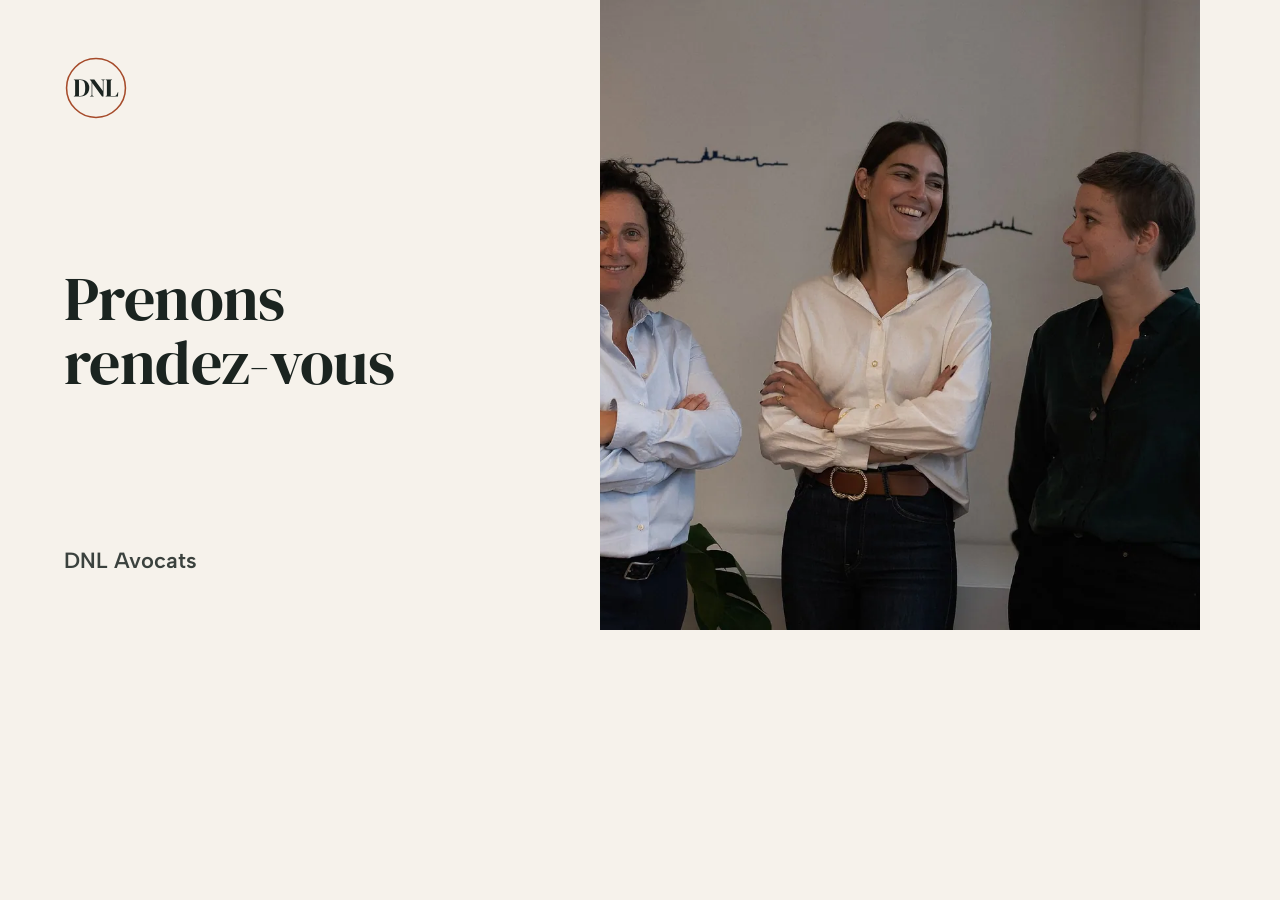
<file: _partage/contact-fr.html>
<!doctype html><!-- Image de partage contact (fr), gabarit droite. Pour garder ce fichier tel quel, ajouter data-ajuste sur la balise html. -->
<html lang="fr"><head><meta charset="utf-8">
<link rel="stylesheet" href="/assets/css/socle.css"><link rel="stylesheet" href="/assets/css/site.css">
<style>:root{--fond:#F6F2EB;--texte:#1B2420}
html,body{margin:0;width:1200px;height:630px;overflow:hidden;background:var(--fond);color:var(--texte)}
.pg-carte{position:relative;width:1200px;height:630px;overflow:hidden}
.pg-photo{position:absolute;object-fit:cover;object-position:52% 59%}
.pg-logo{height:64px;width:auto;max-width:280px;object-fit:contain;object-position:left center;display:block}
.pg-accroche{font-family:var(--police-titres, Georgia, serif);font-size:62px;line-height:1.04;margin:0;text-wrap:balance;letter-spacing:-.01em}
.pg-nom{font-size:22px;font-weight:600;margin:0;opacity:.85}
</style></head><body><div class="pg-carte">
<div style="position:absolute;inset:0 600px 0 0;display:flex;flex-direction:column;justify-content:space-between;padding:56px 56px 52px 64px">
  <img class="pg-logo" src="/assets/images/logo.svg" alt="">
  <p class="pg-accroche">Prenons rendez-vous</p>
  <p class="pg-nom">DNL Avocats</p>
</div>
<img class="pg-photo" src="/assets/images/equipe-1280.webp" alt="" data-sujet="1.2,18.8,98.7,81.2" style="left:600px;top:0;width:600px;height:630px">

</div></body></html>
</file>
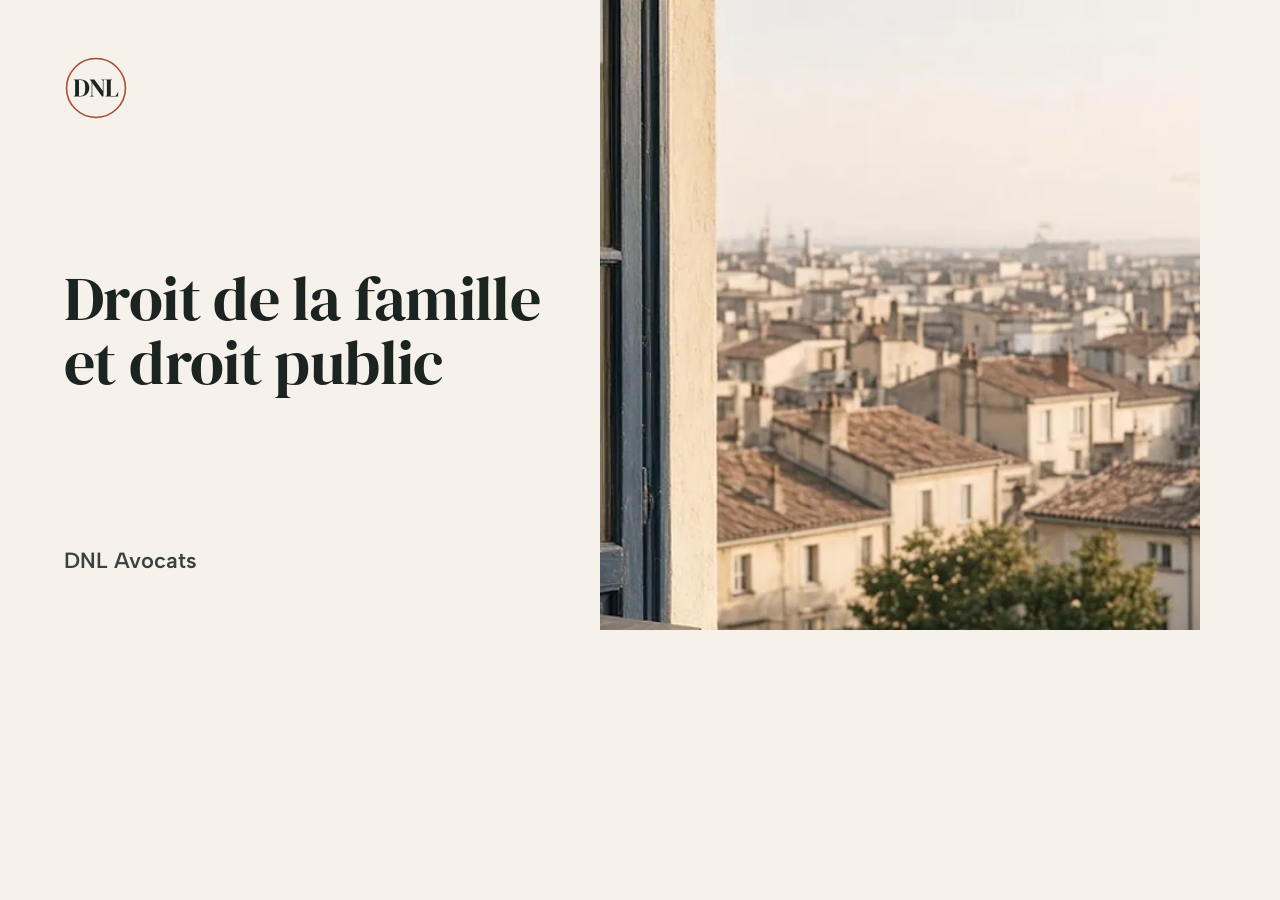
<file: _partage/domaines-fr.html>
<!doctype html><!-- Image de partage domaines (fr), gabarit droite. Pour garder ce fichier tel quel, ajouter data-ajuste sur la balise html. -->
<html lang="fr"><head><meta charset="utf-8">
<link rel="stylesheet" href="/assets/css/socle.css"><link rel="stylesheet" href="/assets/css/site.css">
<style>:root{--fond:#F6F2EB;--texte:#1B2420}
html,body{margin:0;width:1200px;height:630px;overflow:hidden;background:var(--fond);color:var(--texte)}
.pg-carte{position:relative;width:1200px;height:630px;overflow:hidden}
.pg-photo{position:absolute;object-fit:cover;object-position:50% 50%}
.pg-logo{height:64px;width:auto;max-width:280px;object-fit:contain;object-position:left center;display:block}
.pg-accroche{font-family:var(--police-titres, Georgia, serif);font-size:62px;line-height:1.04;margin:0;text-wrap:balance;letter-spacing:-.01em}
.pg-nom{font-size:22px;font-weight:600;margin:0;opacity:.85}
</style></head><body><div class="pg-carte">
<div style="position:absolute;inset:0 600px 0 0;display:flex;flex-direction:column;justify-content:space-between;padding:56px 56px 52px 64px">
  <img class="pg-logo" src="/assets/images/logo.svg" alt="">
  <p class="pg-accroche">Droit de la famille et droit public</p>
  <p class="pg-nom">DNL Avocats</p>
</div>
<img class="pg-photo" src="/assets/images/grok/domaines-ouverture-1280.webp" alt="" data-sujet="0,0,100,100" style="left:600px;top:0;width:600px;height:630px">

</div></body></html>
</file>
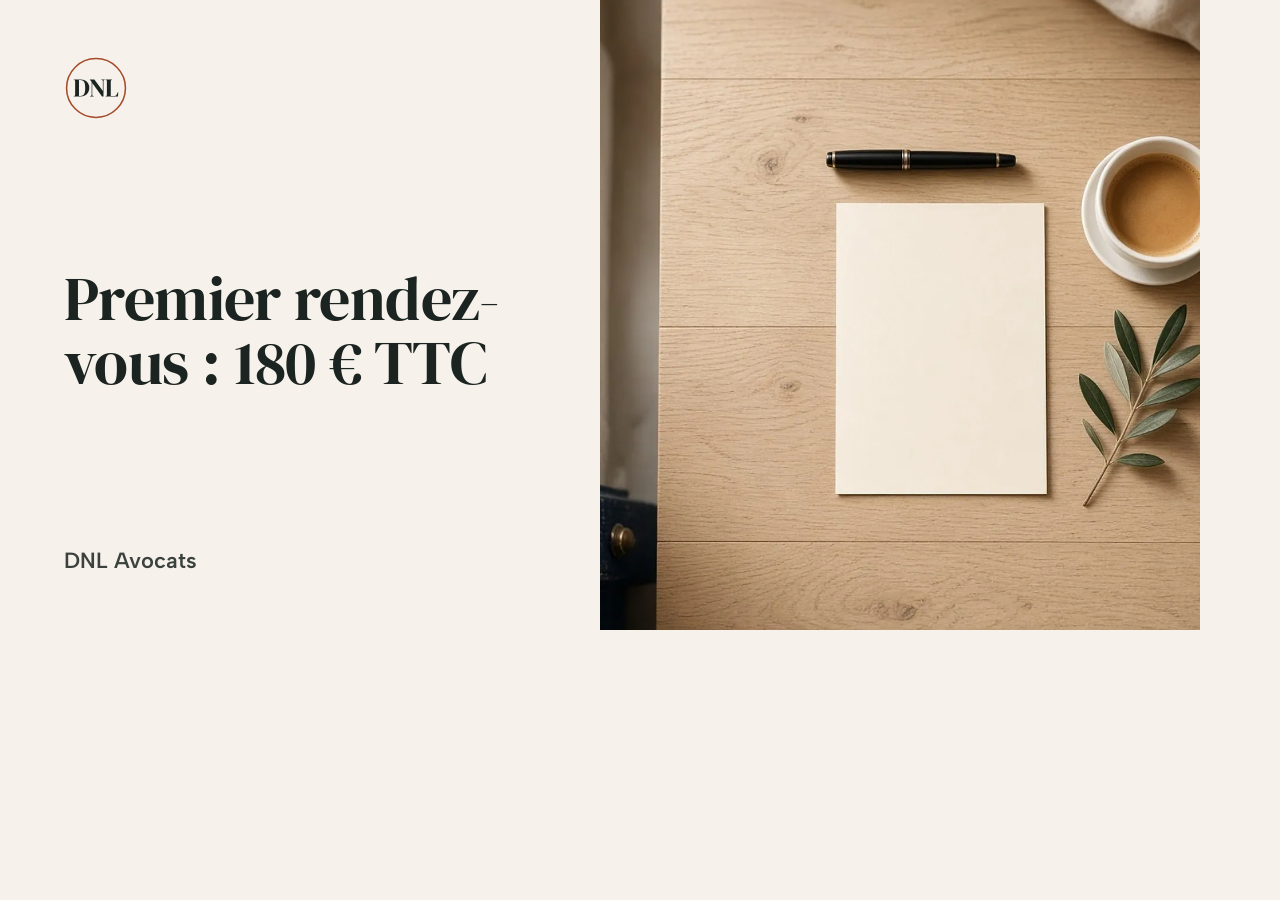
<file: _partage/honoraires-fr.html>
<!doctype html><!-- Image de partage honoraires (fr), gabarit droite. Pour garder ce fichier tel quel, ajouter data-ajuste sur la balise html. -->
<html lang="fr"><head><meta charset="utf-8">
<link rel="stylesheet" href="/assets/css/socle.css"><link rel="stylesheet" href="/assets/css/site.css">
<style>:root{--fond:#F6F2EB;--texte:#1B2420}
html,body{margin:0;width:1200px;height:630px;overflow:hidden;background:var(--fond);color:var(--texte)}
.pg-carte{position:relative;width:1200px;height:630px;overflow:hidden}
.pg-photo{position:absolute;object-fit:cover;object-position:50% 48%}
.pg-logo{height:64px;width:auto;max-width:280px;object-fit:contain;object-position:left center;display:block}
.pg-accroche{font-family:var(--police-titres, Georgia, serif);font-size:62px;line-height:1.04;margin:0;text-wrap:balance;letter-spacing:-.01em}
.pg-nom{font-size:22px;font-weight:600;margin:0;opacity:.85}
</style></head><body><div class="pg-carte">
<div style="position:absolute;inset:0 600px 0 0;display:flex;flex-direction:column;justify-content:space-between;padding:56px 56px 52px 64px">
  <img class="pg-logo" src="/assets/images/logo.svg" alt="">
  <p class="pg-accroche">Premier rendez-vous : 180 € TTC</p>
  <p class="pg-nom">DNL Avocats</p>
</div>
<img class="pg-photo" src="/assets/images/grok/honoraires-table-1100.webp" alt="" data-sujet="0,0,100,95.5" style="left:600px;top:0;width:600px;height:630px">

</div></body></html>
</file>
<file: assets/css/socle.css>
/* Socle : règles communes à toutes les maquettes. Le style du projet va dans site.css.
   Les couleurs et polices du projet se règlent par les variables ci-dessous (redéfinies dans site.css). */
:root {
  --police-titres: Georgia, 'Times New Roman', serif;
  --police-texte: system-ui, -apple-system, 'Segoe UI', Roboto, sans-serif;
  --accent: #b3361f;
  --texte-doux: color-mix(in srgb, var(--texte) 78%, var(--fond));
  --ligne: color-mix(in srgb, var(--texte) 18%, var(--fond));
  --gouttiere: clamp(16px, 4vw, 48px);
  --largeur: 1240px;
  --rayon: 6px;
  --duree: .7s;
  --courbe: cubic-bezier(.22, 1, .36, 1);
}

*, *::before, *::after { box-sizing: border-box; }
html { -webkit-text-size-adjust: 100%; text-size-adjust: 100%; }
body {
  font-family: var(--police-texte); font-size: clamp(1rem, .96rem + .2vw, 1.125rem); line-height: 1.6;
  padding-bottom: var(--barres-h); overflow-x: clip;
}
img, picture, video, canvas, svg { display: block; max-width: 100%; }
img, video { height: auto; }
h1, h2, h3, h4 { font-family: var(--police-titres); line-height: 1.08; margin: 0 0 .5em; text-wrap: balance; font-weight: 600; }
p, li, dd, figcaption { text-wrap: pretty; }
p { margin: 0 0 1em; }
a { color: inherit; }
a[href^="mailto:"] { overflow-wrap: anywhere; }
button, input, select, textarea { font: inherit; color: inherit; }
button { cursor: pointer; }
:where(a, button, input, select, textarea, summary, [tabindex]) { -webkit-tap-highlight-color: transparent; }
:focus { outline: none; }
:focus-visible { outline: 3px solid var(--accent); outline-offset: 3px; border-radius: 2px; }
[id] { scroll-margin-top: calc(var(--entete-h) + 12px); scroll-margin-bottom: calc(var(--barres-h) + 12px); }
/* Lien profond vers une scène qui cache l'en-tête : elle arrive tout en haut de l'écran (comme aller() du socle). */
html.js:not(.secours) :is([data-entete-cache], [data-entete-cache] [id], [data-fx="plein-ecran"], [data-fx="plein-ecran"] [id]) { scroll-margin-top: 0; }
[hidden] { display: none !important; }

.visuellement-cache {
  position: absolute !important; width: 1px; height: 1px; padding: 0; margin: -1px;
  overflow: hidden; clip: rect(0 0 0 0); white-space: nowrap; border: 0;
}
.evitement {
  position: fixed; left: 12px; top: 12px; z-index: 1000; padding: 12px 16px; background: var(--texte); color: var(--fond);
  transform: translateY(-160%); text-decoration: none;
}
.evitement:focus-visible { transform: none; }
.conteneur { width: min(100% - 2 * var(--gouttiere), var(--largeur)); margin-inline: auto; }
.chiffres { font-variant-numeric: tabular-nums; }

/* Boutons : zones tactiles d'au moins 44 px. */
.bouton {
  display: inline-flex; align-items: center; justify-content: center; gap: .5em;
  min-height: 48px; min-width: 44px; padding: .7em 1.4em; border-radius: 999px;
  background: var(--accent); color: var(--fond); text-decoration: none; font-weight: 600; border: 0;
  line-height: 1.2; text-align: center;
}
.bouton--contour { background: transparent; color: inherit; box-shadow: inset 0 0 0 2px currentColor; }
.bouton[disabled] { opacity: .55; cursor: not-allowed; }

/* Apparitions : cachées par le style critique jusqu'à .vu, jamais recachées. */
html.js:not(.secours):not([data-arrivee="retour"]) [data-anime]:not([data-anime="gsap"]) {
  transform: translate3d(0, 1.2rem, 0);
  transition: opacity var(--duree) var(--courbe) var(--delai, 0s), transform var(--duree) var(--courbe) var(--delai, 0s);
}
html.js:not(.secours):not([data-arrivee="retour"]) [data-anime]:not([data-anime="gsap"]).vu { transform: none; }

/* Bibliothèque d'effets (effets.js). Apparitions : le bloc lui-même ne glisse pas, ce sont ses parties qui arrivent.
   Mêmes conditions que les apparitions : en secours, au retour et sans JavaScript, état final direct.
   Les transitions ne valent que pendant l'arrivée (.fx-fini ensuite) : celles du projet reprennent la main. */
html.js:not(.secours):not([data-arrivee="retour"]) :is([data-anime="lignes"], [data-anime="mots"], [data-anime="lettres"], [data-anime="cascade"]):not([data-anime="gsap"]) {
  transform: none; transition: opacity .25s linear var(--delai, 0s);
}
/* Masques des lignes : découpe par clip-path, débordante en haut et sur les côtés (accents), un peu en bas (jambages),
   au lieu d'un overflow et de marges : la mise en page ne change pas d'un pixel pendant la découpe. La ligne part
   d'assez bas (135 %) pour rester invisible malgré le débord du bas. */
.fx-ligne-mask { overflow: visible !important; clip-path: inset(-.4em -.6em -.2em -.6em); }
html.js:not(.secours):not([data-arrivee="retour"]) [data-anime="lignes"] .fx-ligne {
  transform: translate3d(0, 135%, 0); transition: transform 1s var(--courbe) calc(var(--delai, 0s) + var(--i, 0) * 90ms);
}
html.js:not(.secours):not([data-arrivee="retour"]) [data-anime="lignes"].vu .fx-ligne { transform: none; }
html.js:not(.secours):not([data-arrivee="retour"]) [data-anime="mots"] .fx-mot {
  opacity: 0; transform: translate3d(0, .5em, 0);
  transition: opacity .6s var(--courbe) calc(var(--delai, 0s) + var(--i, 0) * 35ms), transform .7s var(--courbe) calc(var(--delai, 0s) + var(--i, 0) * 35ms);
}
html.js:not(.secours):not([data-arrivee="retour"]) [data-anime="mots"].vu .fx-mot { opacity: 1; transform: none; }
/* Lettres : chaque mot reste d'un bloc (jamais coupé en fin de ligne), les lettres basculent en place. */
[data-anime="lettres"] :is(.fx-mot-l, .fx-lettre) { display: inline-block; }
html.js:not(.secours):not([data-arrivee="retour"]) [data-anime="lettres"] .fx-lettre {
  opacity: 0; transform: translate3d(0, .55em, 0) rotate(12deg); transform-origin: 0 100%;
  transition: opacity .5s var(--courbe) calc(var(--delai, 0s) + var(--i, 0) * 18ms), transform .8s var(--courbe) calc(var(--delai, 0s) + var(--i, 0) * 18ms);
}
html.js:not(.secours):not([data-arrivee="retour"]) [data-anime="lettres"].vu .fx-lettre { opacity: 1; transform: none; }
html.js:not(.secours):not([data-arrivee="retour"]) [data-anime="cascade"] > * { opacity: 0; transform: translate3d(0, 1.8rem, 0); }
html.js:not(.secours):not([data-arrivee="retour"]) [data-anime="cascade"]:not(.fx-fini) > * {
  transition: opacity .7s var(--courbe) calc(var(--delai, 0s) + var(--i, 0) * 80ms), transform .9s var(--courbe) calc(var(--delai, 0s) + var(--i, 0) * 80ms);
}
html.js:not(.secours):not([data-arrivee="retour"]) [data-anime="cascade"].vu > * { opacity: 1; transform: none; }
/* Rideau : règle aussi précise que celle des apparitions (sinon sa transition de découpe serait écrasée). */
html.js:not(.secours):not([data-arrivee="retour"]) [data-anime="rideau"]:not([data-anime="gsap"]) {
  transform: none; clip-path: inset(0 0 100% 0);
}
html.js:not(.secours):not([data-arrivee="retour"]) [data-anime="rideau"]:not([data-anime="gsap"]):not(.fx-fini) {
  transition: opacity .25s linear var(--delai, 0s), clip-path 1.2s cubic-bezier(.77, 0, .18, 1) var(--delai, 0s);
}
html.js:not(.secours):not([data-arrivee="retour"]) [data-anime="rideau"]:not([data-anime="gsap"]).vu { clip-path: inset(0 0 0 0); }
html.js:not(.secours):not([data-arrivee="retour"]) [data-anime="rideau"]:not([data-fx]) > :is(picture, video) { transform: scale(1.14); }
html.js:not(.secours):not([data-arrivee="retour"]) [data-anime="rideau"]:not([data-fx]):not(.fx-fini) > :is(picture, video) { transition: transform 1.6s var(--courbe) var(--delai, 0s); }
html.js:not(.secours):not([data-arrivee="retour"]) [data-anime="rideau"].vu:not([data-fx]) > :is(picture, video) { transform: none; }
/* Effets liés au défilement : l'image déplacée par GSAP n'a aucune transition CSS (une seule source par propriété). */
[data-fx="parallaxe"] > :is(picture, video, img), [data-fx="zoom"] > :is(picture, video, img) { transition: none; }
/* WebGL « onde » : le canvas, calé sur l'image, n'est visible que pendant le mouvement ; au repos, l'image d'origine, nette. */
[data-fx="onde"] { position: relative; }
.fx-onde { position: absolute; left: 0; top: 0; width: 100%; height: 100%; pointer-events: none; opacity: 0; transition: opacity .3s linear; }
.fx-onde--actif { opacity: 1; transition-duration: .12s; }
/* Image qui s'ouvre en plein écran : section haute, cadre collant en haut de l'écran (sticky, pas d'épinglage GSAP).
   En secours et sans JavaScript : image entière dans une section normale (règles [data-collant]). */
html.js:not(.secours) [data-fx="plein-ecran"] { position: relative; height: var(--fx-longueur, 260svh); }
html.js:not(.secours) [data-fx="plein-ecran"] > [data-collant] { position: sticky; top: 0; height: 100vh; height: 100svh; overflow: hidden; }
[data-fx="plein-ecran"] > [data-collant] > .media, [data-fx="plein-ecran"] [data-fx-cible] { width: 100%; height: 100%; border-radius: 0; }
:is(html.secours, html:not(.js)) [data-fx="plein-ecran"] [data-fx-cible] { height: 100svh; }
/* Mots géants : la rangée garde sa largeur (mots répétés au besoin) et ne sort jamais de son bandeau.
   En secours et sans JavaScript, les mots passent à la ligne : rien n'est coupé. */
[data-fx="mots-geants"] { overflow: hidden; overflow: clip; }
[data-fx="mots-geants"] [data-fx-rangee] { width: max-content; white-space: nowrap; margin: 0; }
:is(html.secours, html:not(.js)) [data-fx="mots-geants"] { overflow: visible; }
:is(html.secours, html:not(.js)) [data-fx="mots-geants"] [data-fx-rangee] { width: auto; white-space: normal; line-height: 1.2; }
/* Inclinaison selon la vitesse : GSAP seul tient la transformation (pas de transition CSS sur transform). */
[data-fx="vitesse"], [data-fx="mots-geants"] [data-fx-rangee] { transition-property: opacity, color, background-color, border-color, box-shadow !important; }

/* Effets au survol : au premier survol, GSAP prend la main sur la transformation (classe fx-survol) :
   plus aucune transition CSS sur transform pour cet élément. */
.fx-survol { transition-property: opacity, color, background-color, border-color, box-shadow !important; }

[data-boucle-css].hors-ecran, [data-boucle-css].hors-ecran *, [data-boucle-css].en-pause, [data-boucle-css].en-pause * { animation-play-state: paused !important; }

/* En-tête : opaque, jamais coupé, se cache en descendant. */
[data-entete] {
  position: fixed; inset: 0 0 auto; z-index: 800; background: var(--fond);
  border-bottom: 1px solid var(--ligne); transition: transform .35s var(--courbe);
}
html.entete-cache [data-entete], html.scene-sans-entete:not(.menu-ouvert) [data-entete] { transform: translateY(-100%); }
.entete-rangee {
  display: flex; align-items: center; gap: clamp(8px, 2vw, 28px);
  min-height: 64px; padding: 8px var(--gouttiere); max-width: calc(var(--largeur) + 2 * var(--gouttiere)); margin-inline: auto;
}
.entete-logo { display: inline-flex; align-items: center; gap: .6em; min-height: 44px; text-decoration: none; font-weight: 700; flex: none; }
.entete-logo img { width: 36px; height: 36px; }
[data-nav] { flex: 1 1 auto; min-width: 0; display: flex; justify-content: flex-end; }
[data-nav] ul { display: flex; gap: clamp(12px, 2vw, 28px); list-style: none; margin: 0; padding: 0; min-width: 0; overflow: hidden; white-space: nowrap; }
/* Un lien de navigation ne passe jamais à la ligne : sinon il « tient » sur deux lignes et le relais
   (deuxième rangée, bouton Menu) ne se déclenche pas. */
[data-nav] a { display: inline-flex; align-items: center; min-height: 44px; text-decoration: none; white-space: nowrap; }
[data-nav] a[aria-current] { text-decoration: underline; text-underline-offset: .35em; text-decoration-thickness: 2px; }
.entete-actions { display: flex; align-items: center; gap: 8px; flex: none; }
.entete-actions .bouton { min-height: 44px; padding-inline: 1.1em; }
.entete-langue { display: inline-flex; align-items: center; justify-content: center; min-width: 44px; min-height: 44px; text-decoration: none; font-weight: 600; text-transform: uppercase; }
[data-menu-bouton] { display: none; min-height: 44px; min-width: 44px; padding: 0 14px; border: 0; border-radius: 999px; background: var(--texte); color: var(--fond); font-weight: 600; }
html.nav-compacte [data-nav] { display: none; }
html.nav-compacte [data-menu-bouton] { display: inline-flex; align-items: center; }
html.nav-compacte .entete-actions { margin-left: auto; }
/* Dès 900 px, les liens qui ne tiennent pas à côté du logo passent sur une deuxième rangée (entete.js) :
   jamais le bouton Menu seul sur ordinateur. L'en-tête est plus haut : --entete-h suit (mesures.js). */
html.nav-deux-rangees .entete-rangee { flex-wrap: wrap; row-gap: 0; }
html.nav-deux-rangees [data-nav] { order: 3; flex: 1 0 100%; justify-content: flex-start; border-top: 1px solid var(--ligne); }
html.nav-deux-rangees .entete-actions { margin-left: auto; }
html.nav-deux-lignes [data-nav] ul { flex-wrap: wrap; row-gap: 0; column-gap: clamp(12px, 1.6vw, 24px); }
@media (max-width: 520px) { .entete-actions .bouton { display: none; } }

/* Sans JavaScript : l'en-tête reste dans le flux (sa hauteur n'est pas mesurée, rien ne passe dessous).
   Dès 900 px, les liens passent à la ligne sous le logo ; en dessous, un lien Menu ouvre le menu plein écran
   par son ancre (#menu:target) et un lien Fermer le referme. */
.menu-sansjs, .menu-sansjs-fermer { display: none; }
html:not(.js) { --entete-h: 0px; }
html:not(.js) [data-entete] { position: relative; }
@media (min-width: 900px) {
  html:not(.js) .entete-rangee { flex-wrap: wrap; row-gap: 0; }
  html:not(.js) [data-nav] { order: 3; flex: 1 0 100%; justify-content: flex-start; }
  html:not(.js) [data-nav] ul { flex-wrap: wrap; column-gap: clamp(12px, 2vw, 28px); row-gap: 0; }
  html:not(.js) .entete-actions { margin-left: auto; }
}
@media (max-width: 899px) {
  html:not(.js) [data-nav] { display: none; }
  html:not(.js) .entete-actions { margin-left: auto; }
  html:not(.js) .menu-sansjs {
    display: inline-flex; align-items: center; min-height: 44px; min-width: 44px; padding: 0 14px; border-radius: 999px;
    background: var(--texte); color: var(--fond); font-weight: 600; text-decoration: none;
  }
}
html:not(.js) #menu:target { z-index: 810; visibility: visible; opacity: 1; transition: none; padding-top: 24px; }
html:not(.js) #menu:target li { opacity: 1; transform: none; transition: none; }
html:not(.js) #menu:target .menu-sansjs-fermer { display: block; margin: 0 0 16px; }
html:not(.js) .menu-sansjs-fermer a { display: inline-flex; align-items: center; min-height: 44px; font-weight: 600; }
/* Cible du lien Fermer : fixe, elle ne fait pas défiler la page quand le menu se referme. */
#menu-ferme { position: fixed; top: 0; left: 0; width: 1px; height: 1px; pointer-events: none; }
/* Sans JavaScript, la barre fixe du téléphone n'est pas mesurée : sa hauteur est réservée d'office. */
@media (max-width: 760px) { html:not(.js) { --barres-h: calc(65px + env(safe-area-inset-bottom)); } }

/* Menu : plein écran, liens qui arrivent l'un après l'autre. */
[data-menu] {
  position: fixed; inset: 0; z-index: 790; background: var(--menu-fond, var(--fond)); overflow-y: auto; overscroll-behavior: contain;
  padding: calc(var(--entete-h) + 24px) var(--gouttiere) calc(32px + var(--barres-h));
  visibility: hidden; opacity: 0; transition: opacity .3s var(--courbe), visibility 0s .3s;
}
html.menu-ouvert [data-menu] { visibility: visible; opacity: 1; transition: opacity .3s var(--courbe); }
html.menu-ouvert [data-entete] { transform: none; }
[data-menu] ul { list-style: none; margin: 0 0 32px; padding: 0; }
[data-menu] li { opacity: 0; transform: translateY(12px); transition: opacity .4s var(--courbe), transform .4s var(--courbe); transition-delay: calc(var(--i, 0) * 50ms + 80ms); }
html.menu-ouvert [data-menu] li { opacity: 1; transform: none; }
[data-menu] .menu-lien { display: flex; align-items: center; min-height: 52px; font-family: var(--police-titres); font-size: clamp(1.6rem, 7vw, 2.6rem); text-decoration: none; }
[data-menu] .menu-lien[aria-current] { color: var(--accent); }

/* Voile de transition (état de départ dans le style critique). */
[data-voile] { display: grid; place-items: center; color: var(--fond); }
.voile-contenu { display: grid; justify-items: center; gap: 12px; text-align: center; padding: var(--gouttiere); }
.voile-contenu img { width: 56px; height: 56px; }
[data-voile-libelle] { font-family: var(--police-titres); font-size: clamp(1.6rem, 5vw, 3rem); }
/* Forme « vague » : bords ondulés du voile (en haut à la montée, en bas au retrait), posés par le gabarit. */
[data-voile] .voile-vague { position: absolute; left: 0; width: 100%; height: clamp(60px, 12vh, 120px); fill: var(--voile-fond); pointer-events: none; }
[data-voile] .voile-vague--haut { bottom: calc(100% - 1px); transform-origin: 50% 100%; }
[data-voile] .voile-vague--bas { top: calc(100% - 1px); transform-origin: 50% 0; }
/* Trou qui s'ouvre dans le voile (forme « iris ») ou dans le panneau de l'intro (versObjet) :
   variables --cx, --cy (centre) et --trou (rayon), posées image par image par le socle. */
[data-voile].avec-trou, .ouverture-panneau.avec-trou {
  -webkit-mask: radial-gradient(circle at var(--cx, 50%) var(--cy, 50%), transparent var(--trou, -2px), #000 calc(var(--trou, -2px) + 1px));
          mask: radial-gradient(circle at var(--cx, 50%) var(--cy, 50%), transparent var(--trou, -2px), #000 calc(var(--trou, -2px) + 1px));
}

/* Barre fixe du téléphone : action principale et contact rapide. */
[data-barre-fixe] {
  position: fixed; inset: auto 0 0; z-index: 780; display: none; gap: 8px;
  padding: 8px var(--gouttiere) calc(8px + env(safe-area-inset-bottom)); background: var(--fond); border-top: 1px solid var(--ligne);
  transition: transform .3s var(--courbe);
}
[data-barre-fixe] .bouton { flex: 1; min-height: 48px; }
[data-barre-fixe].barre-masquee { transform: translateY(110%); }
@media (max-width: 760px) { [data-barre-fixe] { display: flex; } }

/* Écrans plein cadre et sections épinglées : tout tient dans la partie visible. */
.ecran {
  min-height: 100vh; min-height: 100svh; display: flex; flex-direction: column;
  padding-top: calc(var(--entete-h) + 16px); padding-bottom: calc(var(--barres-h) + 16px);
}
.ecran.epingle { height: 100vh; height: 100svh; min-height: 0; }
.ecran .piste { flex: 1 1 auto; min-height: 0; max-height: 820px; }

/* Scènes épinglées ou collantes du projet ([data-scene], .ecran.epingle) : en secours et sans
   JavaScript, plus rien n'est épinglé, la scène prend la hauteur de son contenu (au moins un écran) au lieu
   d'être coupée. Son cadre collant [data-collant] redevient un bloc normal. */
:is(html.secours, html:not(.js)) :is([data-scene], .ecran.epingle) { height: auto !important; min-height: 100svh; }
:is(html.secours, html:not(.js)) [data-collant] { position: relative !important; top: auto !important; height: auto !important; min-height: 100svh; }

/* Faces arrière d'un objet en 3D (verso d'une carte, dos d'un volet) : jamais visibles de dos ;
   en secours et sans JavaScript, l'objet est posé ouvert et son dos est retiré (sinon il recouvre le texte). */
[data-face="dos"] { backface-visibility: hidden; -webkit-backface-visibility: hidden; }
:is(html.secours, html:not(.js)) [data-face="dos"] { display: none !important; }

/* Écrans bas. 1366×768 et moins de 820 px de haut sur ordinateur : .masque-ecran-bas se retire (phrase
   d'introduction, surtitre, légende), pour que le premier écran et les scènes épinglées tiennent.
   Téléphone à l'horizontale et moins de 500 px de haut : .masque-ecran-tres-bas se retire aussi, et les
   écrans plein cadre se resserrent. Les tailles des titres d'ouverture se règlent dans site.css, dans les
   mêmes requêtes (@media (max-height: 820px) and (min-width: 761px), puis (max-height: 500px)). */
@media (max-height: 820px) and (min-width: 761px) { .masque-ecran-bas { display: none !important; } }
@media (max-height: 500px) {
  .masque-ecran-bas, .masque-ecran-tres-bas { display: none !important; }
  .ecran { padding-top: calc(var(--entete-h) + 8px); padding-bottom: calc(var(--barres-h) + 8px); }
}

/* Médias : cadrage réglé par --cadrage (object-position), mention des illustrations générées. */
.media { position: relative; margin: 0; overflow: hidden; border-radius: var(--rayon); background: color-mix(in srgb, var(--texte) 8%, var(--fond)); } /* jamais de case vide pendant le chargement */
.media picture { display: block; width: 100%; height: 100%; }
.media img, .media video { width: 100%; height: 100%; object-fit: cover; object-position: var(--cadrage, 50% 50%); }
@media (max-width: 760px) { .media img, .media video { object-position: var(--cadrage-mobile, var(--cadrage, 50% 50%)); } }
.mention-ia {
  position: absolute; right: 8px; bottom: 8px; z-index: 2; padding: 3px 8px; border-radius: 999px;
  background: rgba(0, 0, 0, .66); color: #fff; font: 600 12px/1.4 var(--police-texte); letter-spacing: .01em; pointer-events: none;
}

/* Formulaires. */
.champ { display: grid; gap: 6px; margin-bottom: 18px; }
.champ label { font-weight: 600; }
.champ input, .champ select, .champ textarea {
  min-height: 48px; padding: 10px 12px; border: 1px solid color-mix(in srgb, var(--texte) 45%, var(--fond)); border-radius: var(--rayon); background: var(--fond);
}
.champ [aria-invalid="true"] { border-color: #b00020; }
.champ-erreur { margin: 0; color: #b00020; font-size: .95rem; }
.mention-donnees { font-size: .9rem; color: var(--texte-doux); }
[data-message-envoi] { padding: 12px 16px; border-radius: var(--rayon); background: color-mix(in srgb, var(--accent) 12%, var(--fond)); }

/* Barre de lecture des pages longues. */
[data-barre-lecture] { position: fixed; left: 0; right: 0; top: var(--entete-h); height: 3px; z-index: 805; background: var(--accent); transform: scaleX(0); transform-origin: 0 50%; }
html.entete-cache [data-barre-lecture] { top: 0; }

/* Curseur personnalisé (souris uniquement, activé par data-curseur sur html). */
.curseur {
  position: fixed; left: -8px; top: -8px; z-index: 1001; width: 16px; height: 16px; border-radius: 50%;
  border: 2px solid var(--accent); pointer-events: none; opacity: 0; transition: opacity .2s, width .2s, height .2s, left .2s, top .2s;
}
html.curseur-actif .curseur { opacity: 1; }
.curseur.curseur-lien { width: 40px; height: 40px; left: -20px; top: -20px; }
.curseur.curseur-cache { opacity: 0 !important; }

/* Pied de page. */
.pied { padding: 56px 0 32px; border-top: 1px solid var(--ligne); }
.pied-grille { display: grid; gap: 32px; grid-template-columns: repeat(auto-fit, minmax(200px, 1fr)); }
.pied ul { list-style: none; margin: 0; padding: 0; }
.pied a, .pied button.lien { display: inline-flex; align-items: center; min-height: 44px; }
button.lien { background: none; border: 0; padding: 0; text-decoration: underline; text-underline-offset: .2em; }
.pied-bas { display: flex; flex-wrap: wrap; justify-content: space-between; gap: 12px; margin-top: 32px; font-size: .9rem; color: var(--texte-doux); }
</file>
<file: assets/css/site.css>
/* DNL Avocats · direction « À vos côtés ».
   Ivoire dominant, vert sapin pour rythmer (méthode, amiable, appel, ouvertures sombres), terre cuite pour agir.
   DM Serif Display pour les titres (un mot en italique), Albert Sans pour le texte. */
@font-face { font-family: 'DM Serif Display'; src: url('/assets/fonts/dm-serif-display-latin-400-normal.woff2') format('woff2'); font-weight: 400; font-style: normal; font-display: swap; }
@font-face { font-family: 'DM Serif Display'; src: url('/assets/fonts/dm-serif-display-latin-400-italic.woff2') format('woff2'); font-weight: 400; font-style: italic; font-display: swap; }
@font-face { font-family: 'Albert Sans'; src: url('/assets/fonts/albert-sans-latin-wght-normal.woff2') format('woff2'); font-weight: 100 900; font-style: normal; font-display: swap; }
/* Polices de secours ajustées : le texte ne saute pas à l'arrivée des vraies polices. */
@font-face { font-family: 'DM Serif Secours'; src: local('Georgia'), local('Times New Roman'); size-adjust: 104%; ascent-override: 92%; descent-override: 30%; }
@font-face { font-family: 'Albert Secours'; src: local('Arial'), local('Helvetica'); size-adjust: 98%; ascent-override: 96%; descent-override: 26%; }

:root {
  --police-titres: 'DM Serif Display', 'DM Serif Secours', Georgia, serif;
  --police-texte: 'Albert Sans', 'Albert Secours', Arial, sans-serif;
  --accent: #A64B2A;
  --accent-clair: #E39B78;
  --sapin: #1E3A33;
  --sapin-fonce: #17302A;
  --ivoire: #F6F2EB;
  --encre: #1B2420;
  --chene: #D8BE94;
  --texte-doux: #4A554F;
  --ligne: #D9D2C5;
  --rayon: 18px;
  --largeur: 1280px;
}
body { font-weight: 400; color: var(--texte); }
h1, h2, h3 { font-weight: 400; letter-spacing: -.005em; }
h2 { font-size: clamp(2.1rem, 1.4rem + 2.8vw, 4rem); line-height: 1.08; }
h3 { font-size: clamp(1.3rem, 1.1rem + .7vw, 1.75rem); line-height: 1.15; }
em { font-style: italic; }
h1 em, h2 em, .entete-nom em, .pied-logo em { color: var(--accent); }
::selection { background: var(--accent); color: var(--ivoire); }
.surtitre { font-weight: 600; font-size: 1rem; color: var(--accent); margin-bottom: .7em; }
.centre { text-align: center; }
.sombre .surtitre, .methode .surtitre, .amiable .surtitre, .appel .surtitre { color: var(--accent-clair); }

/* Boutons. */
.bouton { background: var(--accent); color: var(--ivoire); font-weight: 600; transition: background-color .3s, color .3s, box-shadow .3s; }
.bouton:hover { background: #8E3F23; }
.bouton--contour { background: transparent; color: inherit; }
.bouton--contour:hover { background: color-mix(in srgb, currentColor 10%, transparent); }
.bouton--clair { background: var(--ivoire); color: var(--sapin); }
.bouton--clair:hover { background: #fff; }
.lien-fleche { display: inline-flex; align-items: center; gap: .45em; min-height: 44px; font-weight: 600; color: var(--accent); text-decoration: none; background: linear-gradient(currentColor, currentColor) 0 calc(100% - 8px) / 0 2px no-repeat; transition: background-size .45s var(--courbe); }
.lien-fleche:hover, .lien-fleche:focus-visible { background-size: 100% 2px; }
.lien-fleche span { transition: transform .35s var(--courbe); }
.lien-fleche:hover span { transform: translateX(4px); }

/* Monogramme : anneau de la table ronde et lettres DNL. */
.mono { overflow: visible; }
.mono .mono-anneau { fill: none; stroke: var(--accent); stroke-width: 2.6; }
.mono .mono-l { fill: var(--encre); }
.mono--entete { width: 42px; height: 42px; flex: none; }
.mono--voile { width: 76px; height: 76px; }
.mono--voile .mono-l { fill: var(--ivoire); }
.mono--voile .mono-anneau { stroke: var(--accent-clair); }
.mono--pied { width: 48px; height: 48px; }

/* En-tête. */
[data-entete] { background: var(--ivoire); }
.entete-logo { gap: .7em; }
.entete-nom { font-family: var(--police-titres); font-weight: 400; font-size: 1.4rem; line-height: 1; white-space: nowrap; }
[data-nav] a { font-weight: 500; }
[data-nav] a[aria-current] { text-decoration-color: var(--accent); }
[data-menu-bouton] { background: var(--sapin); color: var(--ivoire); }
@media (max-width: 380px) { .entete-nom { font-size: 1.15rem; } .mono--entete { width: 36px; height: 36px; } }

/* Intro : panneau ivoire, monogramme dont les lettres montent et l'anneau se trace, puis la page s'ouvre en cercle depuis la photo. */
.ouverture-panneau { color: var(--encre); gap: 22px; padding: var(--gouttiere); }
.mono--intro { width: clamp(120px, 18vmin, 170px); height: clamp(120px, 18vmin, 170px); }
.mono--intro .mono-anneau { stroke-dasharray: 1; stroke-dashoffset: 1; stroke-width: 2.2; }
.mono--intro .mono-l { opacity: 0; transform-box: fill-box; transform-origin: 50% 100%; transform: translateY(30%); }
.ouverture-ligne { margin: 0; font-weight: 600; font-size: 1rem; color: var(--texte-doux); opacity: 0; }

/* Voile : vert sapin, monogramme ivoire et nom de la page. */
[data-voile] { color: var(--ivoire); background: radial-gradient(circle at 50% 50%, #24453C 0, var(--sapin) 45%, var(--sapin-fonce) 100%); }
[data-voile-libelle] { font-family: var(--police-titres); }

/* Ouverture de l'accueil : titre à gauche, large arche photo à droite, pastille du premier rendez-vous. */
.hero {
  width: min(100% - 2 * var(--gouttiere), 1400px); margin-inline: auto; min-height: 100svh;
  display: grid; grid-template-columns: minmax(0, 1fr) minmax(0, 1.05fr); align-items: center; gap: clamp(20px, 4vw, 64px);
  padding-top: calc(var(--entete-h) + clamp(12px, 3vh, 40px)); padding-bottom: calc(var(--barres-h) + clamp(16px, 4vh, 48px));
}
.hero-titre { font-size: clamp(2.6rem, min(5.3vw, 10vh), 6.2rem); line-height: 1.06; margin: 0 0 .32em; }
.ligne-masque { display: block; clip-path: inset(-.35em -.3em -.18em -.3em); }
.hero-ligne { display: block; }
.hero-intro { max-width: 32em; font-size: clamp(1.05rem, .98rem + .35vw, 1.25rem); color: var(--texte-doux); }
.hero-actions { display: flex; flex-wrap: wrap; gap: 12px; margin: 0 0 22px; }
.hero-info { display: flex; flex-wrap: wrap; align-items: baseline; gap: 4px 12px; margin: 0; padding-top: 16px; border-top: 1px solid var(--ligne); font-size: 1rem; }
.hero-info strong { font-weight: 700; }
.hero-info span { color: var(--texte-doux); }
.hero-visuel { position: relative; justify-self: end; width: 100%; display: flex; justify-content: flex-end; }
.hero-arche {
  width: min(100%, calc((100svh - var(--entete-h) - var(--barres-h) - 64px) * 4 / 3)); aspect-ratio: 4 / 3;
  border-radius: 50% 50% var(--rayon) var(--rayon) / 38% 38% var(--rayon) var(--rayon);
}
.pastille { position: absolute; left: clamp(-60px, -3vw, -16px); bottom: clamp(-40px, -3vw, -14px); width: clamp(120px, 11vw, 168px); height: auto; overflow: visible; }
.pastille-fond { fill: var(--sapin); }
.pastille-texte { transform-origin: 100px 100px; }
.pastille-texte text { fill: var(--ivoire); font: 600 17px var(--police-texte); }
.pastille-prix { fill: var(--accent-clair); font: 400 44px var(--police-titres); }
.pastille-ttc { fill: var(--ivoire); font: 700 15px var(--police-texte); }
/* État de départ de l'ouverture (avant l'intro ou le voile) : posé dès le premier affichage. */
html.js:not(.secours):not([data-arrivee="retour"]) :is(.hero-ligne, .page-ligne) { transform: translate3d(0, 135%, 0); }
html.js:not(.secours):not([data-arrivee="retour"]) .o-suite { opacity: 0; transform: translate3d(0, 18px, 0); }
@media (max-width: 760px) {
  .hero { grid-template-columns: minmax(0, 1fr); align-content: start; gap: 22px; padding-top: calc(var(--entete-h) + 18px); min-height: 0; }
  .hero-titre { font-size: clamp(2.4rem, 11vw, 3.4rem); }
  .hero-visuel { justify-self: stretch; }
  .hero-arche { width: 100%; border-radius: 50% 50% 14px 14px / 30% 30% 14px 14px; }
  .pastille { left: auto; right: 10px; top: auto; bottom: -30px; width: 108px; }
  .hero-actions .bouton { flex: 1 1 auto; }
}
@media (max-width: 380px) { .hero-intro { font-size: 1rem; } .hero-actions .bouton--contour { display: none; } }
@media (max-height: 820px) and (min-width: 761px) { .hero-titre { font-size: clamp(2.4rem, min(5.4vw, 10vh), 5.4rem); } .hero-actions { margin-bottom: 14px; } }
@media (max-height: 500px) and (min-width: 761px) {
  .hero { padding-top: calc(var(--entete-h) + 8px); padding-bottom: 8px; gap: 20px; }
  .hero-titre { font-size: clamp(1.9rem, 9vh, 2.6rem); }
  .hero-info { padding-top: 8px; font-size: .95rem; }
  .pastille { width: 96px; left: -10px; bottom: -10px; }
}

/* Écran partagé : votre famille / face à l'administration. */
.situation { padding-block: clamp(72px, 12vh, 140px) 0; }
.situation-tete { margin-bottom: clamp(24px, 4vh, 48px); }
.situation-tete h2 { max-width: 14em; }
.partage { display: flex; gap: 0; width: 100%; }
.partage-moitie { position: relative; flex: 1 1 0; min-width: 0; min-height: min(76svh, 760px); display: flex; flex-direction: column; justify-content: flex-end; transition: flex-grow .7s var(--courbe); }
@media (hover: hover) and (min-width: 761px) { .partage:hover .partage-moitie:hover, .partage-moitie:focus-within { flex-grow: 1.3; } }
.partage-media { position: absolute; inset: 0; border-radius: 0; }
.partage-carte { position: relative; z-index: 1; margin: clamp(16px, 3vw, 40px); max-width: 560px; padding: clamp(22px, 3vw, 36px); background: var(--ivoire); border-radius: var(--rayon); box-shadow: 0 18px 50px rgba(27, 36, 32, .18); }
.partage-moitie--public .partage-carte { background: var(--sapin); color: var(--ivoire); }
.partage-moitie--public .lien-fleche { color: var(--accent-clair); }
.partage-carte h3 { font-size: clamp(1.8rem, 1.3rem + 1.6vw, 2.8rem); margin-bottom: .3em; }
.partage-carte > p { margin-bottom: .8em; }
.partage-liste { list-style: none; margin: 0 0 12px; padding: 0; display: flex; flex-wrap: wrap; gap: 8px; }
.partage-liste li { padding: 6px 14px; border-radius: 999px; border: 1px solid currentColor; font-size: .95rem; font-weight: 500; }
.partage-moitie--famille .partage-liste li { border-color: var(--ligne); }
.partage-moitie--public .partage-liste li { border-color: rgba(246, 242, 235, .35); }
.partage-moitie .mention-ia { top: 12px; bottom: auto; }
@media (max-width: 760px) {
  .partage { flex-direction: column; }
  .partage-moitie { flex: none; min-height: 0; }
  .partage-media { position: relative; inset: auto; aspect-ratio: 4 / 5; max-height: 62svh; width: 100%; }
  .partage-carte { margin: -64px 14px 22px; }
}

/* Méthode : scène collante sur fond sapin, table vue de dessus. */
.methode { background: var(--sapin); color: var(--ivoire); position: relative; margin-top: clamp(72px, 12vh, 140px); }
@media (min-width: 761px) { html.js:not(.secours) .methode { height: 240svh; } }
.methode-cadre { position: sticky; top: 0; height: 100svh; display: flex; align-items: center; overflow: hidden; }
.methode-grille { display: grid; grid-template-columns: minmax(0, 1fr) minmax(0, 1fr); gap: clamp(24px, 5vw, 80px); align-items: center; padding-block: 24px; }
.methode-visuel { display: grid; place-items: center; }
.methode h2 { font-size: clamp(2.2rem, min(4.6vw, 8vh), 4.2rem); margin-bottom: .25em; }
.methode-intro { color: rgba(246, 242, 235, .82); max-width: 30em; }
.methode-etapes { list-style: none; margin: clamp(10px, 2.4vh, 28px) 0 0; padding: 0; display: grid; gap: clamp(6px, 1.4vh, 14px); }
.methode-etape { display: grid; grid-template-columns: 44px minmax(0, 1fr); gap: 14px; align-items: start; padding: clamp(8px, 1.4vh, 14px) 0; border-top: 1px solid rgba(246, 242, 235, .18); opacity: .5; transition: opacity .5s var(--courbe); }
.methode-etape.est-active, .methode-etape.est-faite { opacity: 1; }
.methode-etape h3 { margin: 0 0 .15em; font-size: clamp(1.35rem, 1.1rem + .8vw, 1.9rem); }
.methode-etape p { margin: 0; font-size: 1rem; color: rgba(246, 242, 235, .86); }
.methode-num { display: grid; place-items: center; width: 40px; height: 40px; border-radius: 50%; border: 1.5px solid rgba(246, 242, 235, .5); font-weight: 700; transition: background-color .4s, color .4s, border-color .4s; }
.methode-etape.est-active .methode-num { background: var(--accent-clair); border-color: var(--accent-clair); color: var(--sapin); }
:is(html.secours, html:not(.js)) .methode-etape { opacity: 1; }
@media (max-height: 820px) and (min-width: 761px) { .methode-etape p { font-size: .95rem; } .methode h2 { margin-bottom: .1em; } }
@media (max-width: 760px) {
  .methode-cadre { position: relative; height: auto; padding-block: 72px; }
  .methode-grille { grid-template-columns: minmax(0, 1fr); }
  .methode-visuel { order: 2; }
  .methode-etape { opacity: 1; }
}
@media (max-height: 500px) and (min-width: 761px) { .methode-etape p { display: none; } .methode-visuel .table { width: min(100%, 300px); } }

/* Table ronde (méthode, appel des pages intérieures). */
.table { width: min(100%, 520px, 74svh); height: auto; overflow: visible; }
.table-anneau-piste { fill: none; stroke: rgba(246, 242, 235, .14); stroke-width: 3; }
.table-anneau { fill: none; stroke: var(--accent-clair); stroke-width: 4; stroke-linecap: round; stroke-dasharray: 1; stroke-dashoffset: 1; }
.table-plateau { fill: var(--chene); }
.table-veine { fill: none; stroke: rgba(122, 86, 44, .22); stroke-width: 1.5; }
.table-centre { fill: rgba(122, 86, 44, .3); }
.place-assise { fill: rgba(246, 242, 235, .16); stroke: rgba(246, 242, 235, .45); stroke-width: 1.5; transition: fill .5s, stroke .5s; }
.place-dossier { fill: none; stroke: rgba(246, 242, 235, .5); stroke-width: 5; stroke-linecap: round; transition: stroke .5s; }
.place.est-active .place-assise { fill: var(--accent-clair); stroke: var(--accent-clair); }
.place.est-active .place-dossier { stroke: var(--accent-clair); }
.place-libelle { font: 600 17px var(--police-texte); fill: var(--encre); opacity: .45; transition: opacity .5s; }
.place-libelle.est-active { opacity: 1; }
:is(html.secours, html:not(.js)) :is(.place-libelle) { opacity: 1; }
:is(html.secours, html:not(.js)) .table-anneau { stroke-dashoffset: 0; }

/* Honoraires annoncés : compteur et horloge. */
.annonce { display: grid; grid-template-columns: minmax(0, .9fr) minmax(0, 1.1fr); gap: clamp(28px, 6vw, 96px); align-items: center; padding-block: clamp(80px, 14vh, 160px); }
.annonce-visuel { position: relative; display: grid; place-items: center; text-align: center; }
.horloge { width: min(100%, 440px); height: auto; grid-area: 1 / 1; }
.horloge-piste { fill: none; stroke: var(--ligne); stroke-width: 10; }
.horloge-piste--int { stroke-width: 6; }
.horloge-heure { fill: none; stroke: var(--accent); stroke-width: 10; stroke-linecap: round; stroke-dasharray: 1; stroke-dashoffset: 1; }
.horloge-demi { fill: none; stroke: var(--sapin); stroke-width: 6; stroke-linecap: round; stroke-dasharray: 1; stroke-dashoffset: 1; }
.horloge-cran { stroke: var(--texte-doux); stroke-width: 2; }
.annonce-prix { grid-area: 1 / 1; margin: 0; display: flex; flex-direction: column; align-items: center; line-height: 1; }
.annonce-nombre { font-family: var(--police-titres); font-size: clamp(4.6rem, 9vw, 8.4rem); font-variant-numeric: tabular-nums; min-width: 3ch; line-height: 1.05; }
.annonce-unite { font-weight: 700; font-size: 1.1rem; margin-top: 22px; }
.annonce-duree { margin: 16px 0 0; font-size: 1rem; color: var(--texte-doux); }
.annonce-duree strong { color: var(--encre); }
.annonce-exemples-titre { font-weight: 600; margin: 1.4em 0 .4em; }
.tarifs-mini { list-style: none; margin: 0 0 12px; padding: 0; }
.tarifs-mini li { display: flex; justify-content: space-between; align-items: baseline; gap: 16px; padding: 12px 0; border-top: 1px solid var(--ligne); }
.tarifs-mini strong { white-space: nowrap; font-weight: 700; color: var(--accent); }
@media (max-width: 760px) { .annonce { grid-template-columns: minmax(0, 1fr); } .horloge { width: min(82vw, 340px); } }

/* Trois avocates. */
.avocates { padding-block: clamp(40px, 6vh, 80px) clamp(80px, 14vh, 160px); }
.avocates-tete { max-width: 44em; margin-bottom: clamp(28px, 5vh, 56px); }
.avocates-grille { list-style: none; margin: 0; padding: 0; display: grid; grid-template-columns: repeat(3, minmax(0, 1fr)); gap: clamp(16px, 2.6vw, 36px); }
.avocate:nth-child(2) { margin-top: clamp(0px, 6vw, 80px); }
.avocate-lien { display: block; text-decoration: none; }
.avocate-media { aspect-ratio: 3 / 4; border-radius: var(--rayon); }
.avocate-media img { transition: transform .9s var(--courbe); }
.avocate-nom { display: block; margin-top: 16px; font-family: var(--police-titres); font-size: clamp(1.6rem, 1.3rem + 1vw, 2.2rem); line-height: 1.1; }
.avocate-lien:hover .avocate-nom { color: var(--accent); }
.avocate-depuis { margin: 6px 0 4px; font-weight: 600; }
.avocate-domaine { margin: 0 0 4px; }
.avocate-mention { margin: 0; color: var(--texte-doux); font-size: .95rem; }
.citation { margin: clamp(56px, 10vh, 120px) auto clamp(28px, 4vh, 40px); max-width: 900px; text-align: center; }
.citation blockquote { margin: 0; }
.citation blockquote p { font-family: var(--police-titres); font-style: italic; font-size: clamp(2.2rem, 1.4rem + 3.4vw, 4.6rem); line-height: 1.12; margin: 0 0 .3em; color: var(--sapin); }
.citation figcaption { color: var(--texte-doux); }
@media (max-width: 760px) { .avocates-grille { grid-template-columns: minmax(0, 1fr); } .avocate:nth-child(2) { margin-top: 0; } .avocate-media { aspect-ratio: 4 / 5; } }

/* L'amiable d'abord : deux cercles qui se rejoignent. */
.amiable { background: var(--sapin); color: var(--ivoire); padding-block: clamp(80px, 14vh, 160px); }
.amiable-grille { display: grid; grid-template-columns: minmax(0, 1fr) minmax(0, 1fr); gap: clamp(28px, 6vw, 96px); align-items: center; }
.amiable-liste { list-style: none; margin: 1.4em 0 0; padding: 0; display: grid; gap: 4px; }
.amiable-liste li { padding: 14px 0; border-top: 1px solid rgba(246, 242, 235, .2); }
.amiable-liste h3 { margin: 0 0 .2em; color: var(--accent-clair); }
.amiable-liste p { margin: 0; color: rgba(246, 242, 235, .86); }
.amiable-texte > p { color: rgba(246, 242, 235, .86); }
.accord { width: 100%; height: auto; overflow: visible; }
.accord-cercle { fill: rgba(246, 242, 235, .06); stroke: rgba(246, 242, 235, .7); stroke-width: 2; }
.accord-zone { fill: var(--accent-clair); }
.accord-t { font: 600 20px var(--police-texte); fill: var(--ivoire); }
.accord-t--m { fill: var(--sapin); font-weight: 700; }
@media (max-width: 760px) { .amiable-grille { grid-template-columns: minmax(0, 1fr); } }

/* Lyon et Avignon. */
.bureaux { padding-block: clamp(80px, 14vh, 160px); display: grid; grid-template-columns: minmax(0, .8fr) minmax(0, 1.2fr); gap: clamp(28px, 5vw, 80px); align-items: start; }
.bureaux-tete { position: sticky; top: calc(var(--entete-h) + 32px); }
.bureaux-grille { display: grid; grid-template-columns: repeat(2, minmax(0, 1fr)); gap: clamp(16px, 2.4vw, 32px); }
.bureau-media { aspect-ratio: 3 / 4; border-radius: var(--rayon); }
.bureau-texte h3 { margin: 16px 0 2px; font-size: clamp(1.8rem, 1.4rem + 1.4vw, 2.6rem); }
.bureau-role { margin: 0 0 8px; font-weight: 600; color: var(--accent); }
.statut { display: inline-flex; align-items: center; gap: 10px; margin: 8px 0 0; padding: 8px 16px; border-radius: 999px; background: #fff; border: 1px solid var(--ligne); font-weight: 600; font-size: .98rem; }
.statut-point { width: 10px; height: 10px; border-radius: 50%; background: var(--texte-doux); flex: none; }
.statut.est-ouvert .statut-point { background: #2F7A4B; box-shadow: 0 0 0 4px rgba(47, 122, 75, .18); }
@media (max-width: 760px) { .bureaux { grid-template-columns: minmax(0, 1fr); } .bureaux-tete { position: static; } }
@media (max-width: 520px) { .bureaux-grille { grid-template-columns: minmax(0, 1fr); } .bureau-media { aspect-ratio: 3 / 2; } }

/* Appel final. */
.appel { background: var(--sapin); color: var(--ivoire); padding-block: clamp(80px, 14vh, 160px); overflow: hidden; }
.appel-grille { display: grid; grid-template-columns: minmax(0, 1.1fr) minmax(0, .9fr); gap: clamp(28px, 6vw, 96px); align-items: center; }
.appel h2 { font-size: clamp(2.1rem, 1.3rem + 2.8vw, 3.9rem); }
.appel-texte > p { color: rgba(246, 242, 235, .86); max-width: 34em; }
.appel-actions { display: flex; flex-wrap: wrap; gap: 12px; margin-top: 24px; }
.appel-visuel { display: grid; place-items: center; }
.appel-photo { width: min(100%, 520px); aspect-ratio: 1; border-radius: 50%; }
.appel-photo .mention-ia { right: 50%; transform: translateX(50%); bottom: 22%; }
.table--appel { width: min(100%, 460px); }
.table--appel .place-libelle { font-size: 16px; }
.place--vide .place-assise { stroke-dasharray: 5 5; fill: transparent; }
@media (max-width: 760px) { .appel-grille { grid-template-columns: minmax(0, 1fr); } .appel-photo { width: min(86vw, 380px); } }

/* Pied de page. */
.pied { background: var(--ivoire); }
.pied-grille { grid-template-columns: minmax(0, 1.4fr) repeat(3, minmax(0, 1fr)); }
.pied-logo { display: flex; align-items: center; gap: 12px; font-family: var(--police-titres); font-size: 1.6rem; margin-bottom: .6em; }
.pied-titre { font-weight: 700; margin-bottom: .6em; }
.pied-reseaux { display: flex; gap: 18px; }
.pied-bas { border-top: 1px solid var(--ligne); padding-top: 20px; color: var(--texte-doux); }
.pied-bas p { margin: 0; }
@media (max-width: 900px) { .pied-grille { grid-template-columns: repeat(2, minmax(0, 1fr)); } }
@media (max-width: 520px) { .pied-grille { grid-template-columns: minmax(0, 1fr); } }

/* Formulaire par étapes (module de la bibliothèque) : variables reliées à la palette. */
.fpe { --couleur-texte: var(--encre); --couleur-texte-doux: var(--texte-doux); --couleur-surface: #fff; --couleur-ligne: var(--ligne); --couleur-accent: var(--accent); --couleur-sur-accent: var(--ivoire); --couleur-secondaire: #A3341C; --couleur-erreur: #A3341C; --police-mono: var(--police-texte); padding-block: 0; }
.mention-ia { background: rgba(23, 48, 42, .82); }

/* Barre du téléphone : libellés sur une ligne. */
[data-barre-fixe] .bouton { font-size: .98rem; padding-inline: .8em; white-space: nowrap; }

/* ---------- Pages intérieures : ouvertures ---------- */
.page-ligne { display: block; }
/* Le cabinet : photo plein cadre, titre en bas à gauche sur un voile sombre. */
.plein { position: relative; min-height: 100svh; display: flex; align-items: flex-end; background-color: var(--sapin-fonce); color: var(--ivoire); overflow: hidden; }
.plein-media { position: absolute; inset: 0; border-radius: 0; }
.plein-media::after { content: ""; position: absolute; inset: 0; background: linear-gradient(90deg, rgba(16, 32, 28, .86) 0%, rgba(16, 32, 28, .55) 45%, rgba(16, 32, 28, .05) 75%), linear-gradient(0deg, rgba(16, 32, 28, .7) 0%, rgba(16, 32, 28, 0) 50%); pointer-events: none; }
.plein-media .mention-ia { z-index: 3; }
.plein-texte { position: relative; z-index: 2; padding-block: calc(var(--entete-h) + 32px) calc(var(--barres-h) + clamp(32px, 8vh, 88px)); }
.plein h1 { font-size: clamp(2.5rem, min(5.6vw, 9.5vh), 6rem); line-height: 1.06; max-width: 11.5em; margin-bottom: .3em; }
.plein h1 em { color: var(--accent-clair); }
.plein .surtitre { color: var(--accent-clair); }
.plein-intro { max-width: 34em; font-size: clamp(1.05rem, 1rem + .3vw, 1.2rem); color: rgba(246, 242, 235, .9); }
.plein-actions { display: flex; flex-wrap: wrap; align-items: center; gap: 12px 22px; margin: 0; }
.plein-info { font-weight: 600; }
@media (max-width: 760px) {
  .plein { display: block; min-height: 0; padding-top: var(--entete-h); }
  .plein-media { position: relative; aspect-ratio: 3 / 2; inset: auto; }
  .plein-media::after { display: none; }
  .plein-texte { padding-block: 28px 40px; }
}
@media (max-height: 500px) and (min-width: 761px) { .plein h1 { font-size: clamp(1.9rem, 8.5vh, 2.6rem); } .plein-texte { padding-bottom: 16px; } }

/* Domaines : grand titre centré puis bandeau panoramique. */
.dom-tete { padding-top: calc(var(--entete-h) + clamp(24px, 6vh, 72px)); }
.dom-tete-texte { text-align: center; display: grid; justify-items: center; }
.dom-tete h1 { font-size: clamp(2.6rem, min(6vw, 10vh), 6.4rem); line-height: 1.04; margin-bottom: .3em; }
.dom-tete-intro { max-width: 40em; color: var(--texte-doux); font-size: clamp(1.05rem, 1rem + .3vw, 1.2rem); }
.dom-index ul { list-style: none; margin: 4px 0 18px; padding: 0; display: flex; flex-wrap: wrap; justify-content: center; gap: 8px; }
.dom-puce { display: inline-flex; align-items: center; gap: 10px; min-height: 48px; padding: 6px 18px 6px 8px; border-radius: 999px; background: #fff; border: 1px solid var(--ligne); text-decoration: none; font-weight: 600; transition: border-color .3s, transform .3s var(--courbe); }
.dom-puce:hover { border-color: var(--accent); transform: translateY(-2px); }
.dom-puce-num { display: grid; place-items: center; width: 32px; height: 32px; border-radius: 50%; background: var(--sapin); color: var(--ivoire); font-size: .9rem; }
.dom-tete-actions { display: flex; flex-wrap: wrap; justify-content: center; align-items: center; gap: 12px 20px; margin: 0 0 clamp(28px, 5vh, 56px); }
.dom-tete-info { font-weight: 600; }
.dom-bandeau { width: 100%; }
.dom-bandeau-media { width: 100%; aspect-ratio: 21 / 9; max-height: 78svh; border-radius: 0; }
@media (max-width: 760px) { .dom-bandeau-media { aspect-ratio: 4 / 5; max-height: 80svh; } .dom-tete-texte { text-align: left; justify-items: start; } .dom-index ul { justify-content: flex-start; } .dom-tete-actions { justify-content: flex-start; } }
@media (max-height: 820px) and (min-width: 761px) { .dom-tete h1 { font-size: clamp(2.4rem, min(5vw, 9vh), 5rem); } .dom-index ul { margin-bottom: 12px; } }
@media (max-height: 500px) and (min-width: 761px) { .dom-tete h1 { font-size: 2.2rem; } .dom-index { display: none; } .dom-tete-actions { margin-bottom: 16px; } }

/* Domaines : quatre compositions. */
.domaine { padding-block: clamp(72px, 12vh, 140px); }
.domaine--b { background: var(--sapin); color: var(--ivoire); }
.domaine--b .surtitre { color: var(--accent-clair); }
.domaine-grille { display: grid; grid-template-columns: minmax(0, .85fr) minmax(0, 1.15fr); gap: clamp(28px, 5vw, 80px); align-items: start; }
.domaine--b .domaine-grille, .domaine-grille--d { grid-template-columns: minmax(0, 1.15fr) minmax(0, .85fr); }
.domaine-visuel { position: sticky; top: calc(var(--entete-h) + 24px); }
.domaine-media { aspect-ratio: 4 / 5; border-radius: var(--rayon); }
.domaine-media--arche { border-radius: 50% 50% var(--rayon) var(--rayon) / 32% 32% var(--rayon) var(--rayon); }
.domaine h2 { margin-bottom: .3em; }
.domaine-intro { font-size: clamp(1.1rem, 1rem + .4vw, 1.3rem); max-width: 34em; }
.domaine--b .domaine-intro, .domaine--b .domaine-groupe li { color: rgba(246, 242, 235, .9); }
.domaine-groupes { display: grid; grid-template-columns: repeat(auto-fit, minmax(min(100%, 230px), 1fr)); gap: 8px 32px; margin: 28px 0; }
.domaine-groupe h3 { font-size: 1.35rem; margin: 0 0 .4em; padding-top: 14px; border-top: 2px solid var(--accent); }
.domaine--b .domaine-groupe h3 { border-color: var(--accent-clair); }
.domaine-groupe ul { list-style: none; margin: 0 0 12px; padding: 0; }
.domaine-groupe li { padding: 5px 0 5px 18px; position: relative; }
.domaine-groupe li::before { content: ""; position: absolute; left: 0; top: .95em; width: 7px; height: 7px; border-radius: 50%; background: var(--accent); }
.domaine--b .domaine-groupe li::before { background: var(--accent-clair); }
.domaine-pied { display: grid; grid-template-columns: minmax(0, 1fr) minmax(0, 1.2fr); gap: 24px 40px; padding: 24px; border-radius: var(--rayon); background: #fff; color: var(--encre); }
.domaine-etiquette { font-weight: 700; margin-bottom: .6em; }
.domaine-avocates ul, .domaine-tarifs ul { list-style: none; margin: 0; padding: 0; }
.domaine-avocate { display: flex; align-items: center; gap: 12px; min-height: 56px; text-decoration: none; font-weight: 600; }
.domaine-avocate:hover span { color: var(--accent); }
.domaine-avatar { width: 48px; height: 48px; border-radius: 50%; flex: none; }
.domaine-tarifs li { display: flex; justify-content: space-between; gap: 12px; padding: 7px 0; border-bottom: 1px solid var(--ligne); font-size: .98rem; }
.domaine-tarifs strong { white-space: nowrap; color: var(--accent); }
.domaine-tarifs p { margin: 0; }
.domaine-action { margin: 24px 0 0; }
.domaine--b .domaine-action .bouton { background: var(--ivoire); color: var(--sapin); }
.domaine-bande { width: 100%; aspect-ratio: 21 / 8; max-height: 64svh; border-radius: 0; margin: calc(-1 * clamp(72px, 12vh, 140px)) 0 clamp(48px, 8vh, 96px); }
.domaine-texte--large .domaine-intro { max-width: 44em; }
.domaine-texte--large .domaine-groupes { grid-template-columns: repeat(3, minmax(0, 1fr)); }
@media (max-width: 900px) { .domaine-texte--large .domaine-groupes { grid-template-columns: minmax(0, 1fr); } }
@media (max-width: 760px) {
  .domaine-grille, .domaine--b .domaine-grille, .domaine-grille--d { grid-template-columns: minmax(0, 1fr); }
  .domaine-visuel { position: static; order: -1; }
  .domaine-media { aspect-ratio: 4 / 3; }
  .domaine-pied { grid-template-columns: minmax(0, 1fr); }
  .domaine-bande { aspect-ratio: 4 / 3; }
}

/* Honoraires : panneau sapin, prix géant, photo ronde. */
.prix-tete { background: var(--sapin); color: var(--ivoire); padding-top: var(--entete-h); }
.prix-grille { min-height: calc(100svh - var(--entete-h)); display: grid; grid-template-columns: minmax(0, 1.15fr) minmax(0, .85fr); gap: clamp(24px, 5vw, 80px); align-items: center; padding-block: clamp(24px, 5vh, 64px) calc(var(--barres-h) + clamp(24px, 5vh, 64px)); }
.prix-tete .surtitre { color: var(--accent-clair); }
.prix-tete h1 { font-size: clamp(2rem, min(3.6vw, 6.4vh), 3.6rem); line-height: 1.08; max-width: 14em; margin-bottom: .2em; }
.prix-geant { display: flex; align-items: flex-end; gap: 16px; margin: .25em 0 .35em; line-height: 1.3; }
.prix-nombre { font-family: var(--police-titres); font-size: clamp(5rem, min(13vw, 21vh), 11.5rem); color: var(--accent-clair); font-variant-numeric: tabular-nums; min-width: 3ch; line-height: 1.3; }
.prix-unite { font-weight: 700; font-size: clamp(1.2rem, 1rem + 1vw, 1.8rem); padding-bottom: .5em; line-height: 1.2; }
.prix-unite small { font-weight: 500; font-size: .7em; color: rgba(246, 242, 235, .85); }
.prix-intro { max-width: 34em; color: rgba(246, 242, 235, .9); }
.prix-actions { display: flex; flex-wrap: wrap; align-items: center; gap: 12px 20px; margin: 0; }
.prix-info { font-weight: 600; }
.prix-visuel { display: grid; place-items: center; }
.prix-photo { width: min(100%, 460px, 62svh); aspect-ratio: 1; border-radius: 50%; box-shadow: 0 0 0 10px rgba(246, 242, 235, .08), 0 0 0 22px rgba(246, 242, 235, .04); }
.prix-photo .mention-ia { right: 50%; transform: translateX(50%); bottom: 12%; }
@media (max-width: 760px) { .prix-grille { grid-template-columns: minmax(0, 1fr); min-height: 0; } .prix-photo { width: min(70vw, 300px); } .prix-visuel { order: 2; } }
@media (max-height: 820px) and (min-width: 761px) { .prix-nombre { font-size: clamp(4.4rem, 17vh, 8rem); } }
@media (max-height: 500px) and (min-width: 761px) { .prix-nombre { font-size: 3.6rem; } .prix-tete h1 { font-size: 1.8rem; } .prix-photo { width: min(100%, 52svh); } }

/* Honoraires : trois étapes. */
.etapes { padding-block: clamp(80px, 13vh, 150px) clamp(40px, 6vh, 80px); }
.etapes-piste { position: relative; margin-top: clamp(24px, 4vh, 48px); }
.etapes-trait { position: absolute; left: 0; right: 0; top: 4px; width: 100%; height: 40px; color: var(--accent); overflow: visible; }
.etapes-liste { list-style: none; margin: 0; padding: 0; display: grid; grid-template-columns: repeat(3, minmax(0, 1fr)); gap: clamp(16px, 3vw, 40px); position: relative; }
.etapes-liste li { padding-top: 0; }
.etape-num { display: grid; place-items: center; width: 52px; height: 52px; border-radius: 50%; background: var(--sapin); color: var(--ivoire); font: 400 1.6rem var(--police-titres); margin-bottom: 18px; box-shadow: 0 0 0 6px var(--ivoire); }
.etapes-liste h3 { margin-bottom: .3em; }
.etapes-liste p { color: var(--texte-doux); margin: 0; }
.etapes-note { margin-top: 32px; padding: 16px 22px; border-radius: var(--rayon); background: #fff; border: 1px solid var(--ligne); font-weight: 600; display: inline-block; }
@media (max-width: 760px) { .etapes-liste { grid-template-columns: minmax(0, 1fr); } .etapes-trait { display: none; } }

/* Honoraires : grille indicative filtrable. */
.grille-tarifs { padding-block: clamp(40px, 6vh, 80px); }
.grille-cadre { background: #fff; border-radius: calc(var(--rayon) * 1.4); padding: clamp(22px, 4vw, 56px); border: 1px solid var(--ligne); }
.grille-tete { max-width: 46em; }
.grille-tete > p:not(.surtitre) { color: var(--texte-doux); }
.grille-outils { display: flex; flex-wrap: wrap; align-items: center; justify-content: space-between; gap: 12px; margin: 20px 0 8px; }
.grille-filtres { display: flex; flex-wrap: wrap; gap: 8px; }
.filtre { min-height: 44px; padding: 0 18px; border-radius: 999px; border: 1px solid var(--ligne); background: var(--ivoire); font-weight: 600; transition: background-color .3s, color .3s, border-color .3s; }
.filtre[aria-pressed="true"] { background: var(--sapin); color: var(--ivoire); border-color: var(--sapin); }
.grille-recherche input { min-height: 48px; width: min(100%, 340px); padding: 10px 16px; border-radius: 999px; border: 1px solid #8D958F; background: var(--ivoire); font-size: 1rem; }
.grille-compte { margin: 8px 0; color: var(--texte-doux); font-size: .95rem; min-height: 1.6em; }
.grille { width: 100%; border-collapse: collapse; }
.grille th { text-align: left; font-size: .95rem; color: var(--texte-doux); padding: 10px 0; border-bottom: 2px solid var(--encre); }
.grille th:last-child, .grille td:last-child { text-align: right; }
.grille td { padding: 14px 0; border-bottom: 1px solid var(--ligne); vertical-align: top; }
.grille td:first-child { padding-right: 20px; }
.grille td[data-prix] { white-space: nowrap; font-weight: 700; color: var(--accent); }
.grille-pole { display: block; font-size: .85rem; font-weight: 600; color: var(--texte-doux); }
.grille-aucun { padding: 18px; border-radius: var(--rayon); background: var(--ivoire); }

/* Honoraires : questions fréquentes. */
.faq { padding-block: clamp(56px, 10vh, 120px); display: grid; grid-template-columns: minmax(0, .8fr) minmax(0, 1.2fr); gap: clamp(24px, 5vw, 80px); align-items: start; }
.faq-tete { position: sticky; top: calc(var(--entete-h) + 32px); }
.faq-item { border-top: 1px solid var(--ligne); }
.faq-item:last-child { border-bottom: 1px solid var(--ligne); }
.faq-item summary { min-height: 60px; display: flex; align-items: center; justify-content: space-between; gap: 16px; font-weight: 600; font-size: 1.08rem; cursor: pointer; list-style: none; }
.faq-item summary::-webkit-details-marker { display: none; }
.faq-item summary::after { content: "+"; font: 400 1.8rem/1 var(--police-titres); color: var(--accent); transition: transform .4s var(--courbe); }
.faq-item[open] summary::after { transform: rotate(45deg); }
.faq-item p { margin: 0 0 20px; color: var(--texte-doux); max-width: 40em; }
@media (max-width: 760px) { .faq { grid-template-columns: minmax(0, 1fr); } .faq-tete { position: static; } }

/* Cabinet : les trois avocates. */
.equipe { padding-block: clamp(80px, 13vh, 150px) clamp(40px, 6vh, 80px); }
.equipe-tete { margin-bottom: clamp(32px, 6vh, 72px); }
.bio { display: grid; grid-template-columns: minmax(0, .8fr) minmax(0, 1.2fr); gap: clamp(28px, 5vw, 80px); align-items: start; margin-bottom: clamp(64px, 12vh, 140px); }
.bio--inverse { grid-template-columns: minmax(0, 1.2fr) minmax(0, .8fr); }
.bio--inverse .bio-visuel { order: 2; }
.bio-visuel { position: sticky; top: calc(var(--entete-h) + 24px); }
.bio-media { aspect-ratio: 3 / 4; border-radius: var(--rayon); }
.bio-nom { font-size: clamp(2.2rem, 1.4rem + 2.6vw, 3.8rem); margin-bottom: .2em; }
.bio-depuis { font-weight: 700; margin-bottom: .2em; }
.bio-domaine { font-size: 1.15rem; margin-bottom: .3em; }
.bio-mention { display: inline-block; padding: 8px 14px; border-radius: 12px; background: #fff; border: 1px solid var(--ligne); color: var(--texte-doux); font-size: .95rem; }
.bio-parcours-titre { font-weight: 700; margin: 1.6em 0 .4em; }
.bio-parcours { list-style: none; margin: 0 0 18px; padding: 0; border-left: 2px solid var(--accent); }
.bio-parcours li { padding: 8px 0 8px 20px; position: relative; }
.bio-parcours li::before { content: ""; position: absolute; left: -7px; top: 1.05em; width: 12px; height: 12px; border-radius: 50%; background: var(--ivoire); border: 2px solid var(--accent); }
@media (max-width: 760px) { .bio, .bio--inverse { grid-template-columns: minmax(0, 1fr); } .bio--inverse .bio-visuel { order: 0; } .bio-visuel { position: static; } .bio-media { aspect-ratio: 4 / 5; } }

/* Cabinet : repères et citation sur sapin. */
.reperes { background: var(--sapin); color: var(--ivoire); padding-block: clamp(80px, 13vh, 150px); }
.frise { position: relative; margin-top: clamp(28px, 5vh, 56px); }
.frise-trait { position: absolute; left: 0; right: 0; top: 34px; width: 100%; height: 20px; color: var(--accent-clair); }
.frise-liste { list-style: none; margin: 0; padding: 0; display: grid; grid-template-columns: repeat(6, minmax(0, 1fr)); gap: 20px; position: relative; }
.frise-annee { display: inline-grid; place-items: center; min-width: 88px; height: 44px; margin: 22px 0 16px; padding: 0 14px; border-radius: 999px; background: var(--accent-clair); color: var(--sapin); font: 400 1.5rem var(--police-titres); }
.frise-liste p { margin: 0; color: rgba(246, 242, 235, .9); font-size: 1rem; }
.citation--sombre blockquote p { color: var(--ivoire); }
.citation--sombre figcaption { color: rgba(246, 242, 235, .8); }
@media (max-width: 1000px) { .frise-liste { grid-template-columns: repeat(3, minmax(0, 1fr)); } .frise-trait { display: none; } }
@media (max-width: 560px) { .frise-liste { grid-template-columns: minmax(0, 1fr); } .frise-annee { margin-top: 0; } }

/* Cabinet : engagements à côté de la photo des trois. */
.engagements { padding-block: clamp(80px, 13vh, 150px); display: grid; grid-template-columns: minmax(0, 1fr) minmax(0, 1fr); gap: clamp(28px, 5vw, 80px); align-items: start; }
.engagements-visuel { position: sticky; top: calc(var(--entete-h) + 24px); }
.engagements-media { aspect-ratio: 4 / 5; border-radius: 50% 50% var(--rayon) var(--rayon) / 30% 30% var(--rayon) var(--rayon); }
.engagements-liste { list-style: none; margin: 24px 0 0; padding: 0; }
.engagements-liste li { display: grid; grid-template-columns: 52px minmax(0, 1fr); gap: 16px; padding: 18px 0; border-top: 1px solid var(--ligne); }
.engagement-num { display: grid; place-items: center; width: 44px; height: 44px; border-radius: 50%; border: 1.5px solid var(--accent); color: var(--accent); font: 400 1.4rem var(--police-titres); }
.engagements-liste h3 { margin: 0 0 .2em; font-size: 1.45rem; }
.engagements-liste p { margin: 0; color: var(--texte-doux); }
@media (max-width: 760px) { .engagements { grid-template-columns: minmax(0, 1fr); } .engagements-visuel { position: static; } .engagements-media { aspect-ratio: 4 / 3; border-radius: var(--rayon); } }

/* Contact : formulaire dès l'ouverture. */
.rdv { padding-top: calc(var(--entete-h) + clamp(20px, 5vh, 56px)); padding-bottom: clamp(56px, 10vh, 120px); }
.rdv-grille { display: grid; grid-template-columns: minmax(0, .8fr) minmax(0, 1.2fr); gap: clamp(28px, 5vw, 80px); align-items: start; }
.rdv-cote { position: sticky; top: calc(var(--entete-h) + 24px); }
.rdv h1 { font-size: clamp(2.6rem, min(5vw, 9vh), 5rem); margin-bottom: .25em; }
.rdv-intro { color: var(--texte-doux); font-size: 1.1rem; max-width: 30em; }
.rdv-tel { display: grid; gap: 2px; margin: 0 0 6px; }
.rdv-tel a { font: 400 clamp(1.9rem, 1.4rem + 1.6vw, 2.8rem) var(--police-titres); text-decoration: none; color: var(--accent); }
.rdv-tel span { color: var(--texte-doux); }
.rdv-mail { display: inline-flex; align-items: center; min-height: 44px; font-weight: 600; }
.trio { display: flex; align-items: center; flex-wrap: wrap; gap: 0; margin-top: 24px; }
.trio-medaillon { width: 72px; height: 72px; border-radius: 50%; border: 3px solid var(--ivoire); margin-right: -14px; flex: none; }
.trio-noms { margin: 0 0 0 28px; font-weight: 600; font-size: .98rem; max-width: 16em; }
.rdv-simule { margin: 12px 4px 0; font-size: .95rem; color: var(--texte-doux); }
.fpe__carton { box-shadow: 0 24px 60px rgba(27, 36, 32, .08); }
.fpe__titre { font-family: var(--police-titres); font-weight: 400; }
.fpe .fpe__icone { color: var(--accent); }
@media (max-width: 760px) { .rdv-grille { grid-template-columns: minmax(0, 1fr); } .rdv-cote { position: static; } .trio { display: none; } }
@media (max-height: 500px) and (min-width: 761px) { .rdv h1 { font-size: 2.2rem; } .rdv-intro, .trio { display: none; } }

/* Contact : les deux bureaux. */
.adresses { background: var(--sapin); color: var(--ivoire); padding-block: clamp(80px, 13vh, 150px); }
.adresses .surtitre { color: var(--accent-clair); }
.adresses-intro { max-width: 40em; color: rgba(246, 242, 235, .9); }
.adresses-grille { display: grid; grid-template-columns: repeat(2, minmax(0, 1fr)); gap: clamp(16px, 3vw, 40px); margin-top: clamp(24px, 4vh, 48px); }
.adresse-media { aspect-ratio: 16 / 10; border-radius: var(--rayon); }
.adresse-texte h3 { margin: 18px 0 2px; font-size: clamp(1.8rem, 1.4rem + 1.4vw, 2.6rem); }
.adresses .bureau-role { color: var(--accent-clair); }
@media (max-width: 760px) { .adresses-grille { grid-template-columns: minmax(0, 1fr); } }

/* 404 : la chaise seule. */
.introuvable { position: relative; min-height: 100svh; display: flex; align-items: center; background-color: var(--ivoire); overflow: hidden; }
.introuvable-media { position: absolute; inset: 0; border-radius: 0; }
.introuvable-texte { position: relative; z-index: 2; padding-block: calc(var(--entete-h) + 32px) calc(var(--barres-h) + 32px); }
.introuvable-texte > * { max-width: 30rem; }
.introuvable h1 { font-size: clamp(2.8rem, min(6vw, 11vh), 6.4rem); line-height: 1.05; }
.introuvable-texte > p:not(.surtitre) { padding: 0; }
.introuvable-actions { display: flex; flex-wrap: wrap; gap: 12px; }
@media (max-width: 760px) {
  .introuvable { display: block; padding-top: var(--entete-h); }
  .introuvable-media { position: relative; aspect-ratio: 4 / 3; inset: auto; }
  .introuvable-texte { padding-block: 24px 40px; }
}
/* Formulaire par étapes — identité uniquement par les variables du socle.
   --couleur-erreur (facultative) colore les erreurs ; à défaut, la couleur secondaire. */
.fpe { --fpe-erreur: var(--couleur-erreur, var(--couleur-secondaire)); --fpe-erreur-texte: color-mix(in oklab, var(--fpe-erreur) 70%, var(--couleur-texte)); --fpe-rayon-champ: calc(var(--rayon) * .6); padding-block: clamp(64px, 12vh, 140px); }
.fpe__cadre { display: grid; gap: clamp(28px, 4vw, 64px); align-items: start; }
.fpe__tete { display: grid; gap: 16px; max-width: 46ch; }
.fpe__h2 { font-size: clamp(2rem, 4.6vw, 3.8rem); }
.fpe__intro { font-size: clamp(1.05rem, 1.4vw, 1.2rem); color: var(--couleur-texte-doux); }
.fpe__note { font-family: var(--police-mono); font-size: max(12px, .8rem); letter-spacing: .06em; color: var(--couleur-texte-doux); }
.fpe__carton { min-width: 0; background: var(--couleur-surface); border: 1px solid var(--couleur-ligne); border-radius: var(--rayon); padding: clamp(18px, 3.2vw, 40px); }
.fpe__form { min-width: 0; }

/* ---------- Progression ---------- */
.fpe__progression { display: grid; gap: 10px; margin-bottom: clamp(22px, 3vw, 34px); }
.fpe__reperes { display: flex; gap: 6px; list-style: none; margin: 0; padding: 0; min-height: 32px; }
.fpe__repere { flex: 1 1 0; min-width: 0; display: flex; align-items: center; gap: 8px; font-size: max(12px, .82rem); color: var(--couleur-texte-doux); }
.fpe__num { flex: none; display: grid; place-items: center; width: 30px; height: 30px; border-radius: 50%; border: 1px solid var(--couleur-ligne); font-family: var(--police-mono); font-size: max(12px, .8rem); transition: background-color .3s, color .3s, border-color .3s; }
.fpe__nom { overflow: hidden; text-overflow: ellipsis; white-space: nowrap; }
.fpe__repere.est-actif { color: var(--couleur-texte); font-weight: 600; }
.fpe__repere.est-actif .fpe__num { border-color: var(--couleur-accent); background: var(--couleur-accent); color: var(--couleur-sur-accent); }
.fpe__repere.est-fait .fpe__num { border-color: var(--couleur-accent); color: var(--couleur-texte); }
.fpe__barre { height: 4px; border-radius: 4px; background: var(--couleur-ligne); overflow: hidden; }
.fpe__barre > span { display: block; height: 100%; background: var(--couleur-accent); transform: scaleX(0); transform-origin: left; transition: transform .5s cubic-bezier(.2, .7, .2, 1); }
.fpe__etat { font-family: var(--police-mono); font-size: max(12px, .78rem); letter-spacing: .08em; text-transform: uppercase; color: var(--couleur-texte-doux); min-height: 1.55em; }

/* ---------- Étapes ---------- */
.fpe__etape, .fpe__groupe { border: 0; margin: 0; padding: 0; min-width: 0; }
.fpe__etape > * + * { margin-top: 22px; }
.fpe__legende { padding: 0; margin-bottom: 22px; }
.fpe__titre { font-size: clamp(1.45rem, 2.6vw, 2.1rem); scroll-margin-top: calc(var(--entete-h) + 24px); }
.fpe__titre:focus { outline: none; }
.fpe__titre:focus-visible { outline: 2px solid var(--couleur-accent); outline-offset: 4px; border-radius: 4px; }
.fpe__groupe-titre { padding: 0; margin-bottom: 12px; font-weight: 600; }
.fpe i { font-style: normal; color: var(--fpe-erreur-texte); }

/* Choix : l'input couvre toute la carte, la puce ou la case (cible tactile entière). */
.fpe__carte, .fpe__puce, .fpe__case { position: relative; cursor: pointer; }
.fpe__carte input, .fpe__puce input, .fpe__case input { position: absolute; inset: 0; width: 100%; height: 100%; margin: 0; opacity: 0; cursor: pointer; z-index: 1; }

.fpe__cartes { display: grid; grid-template-columns: repeat(auto-fit, minmax(min(100%, 200px), 1fr)); gap: 12px; }
.fpe__carte { display: grid; align-content: start; gap: 6px; min-height: 44px; padding: 18px 18px 20px; border: 1px solid var(--couleur-ligne); border-radius: var(--rayon); background: var(--couleur-fond); transition: border-color .25s, background-color .25s, transform .25s; }
.fpe__carte::after { content: ""; position: absolute; top: 14px; right: 14px; width: 20px; height: 20px; border-radius: 50%; border: 1.5px solid var(--couleur-ligne); transition: border-width .2s, border-color .2s; }
.fpe__icone { width: 34px; height: 34px; margin-bottom: 6px; fill: none; stroke: var(--couleur-accent); stroke-width: 1.6; stroke-linecap: round; stroke-linejoin: round; }
.fpe__carte-titre { font-family: var(--police-titres); font-weight: 600; font-size: 1.15rem; line-height: 1.2; padding-right: 26px; }
.fpe__carte-texte { font-size: max(14px, .9rem); color: var(--couleur-texte-doux); line-height: 1.45; }
.fpe__carte:hover { border-color: color-mix(in oklab, var(--couleur-accent) 50%, var(--couleur-ligne)); }
.fpe__carte:has(input:checked) { border-color: var(--couleur-accent); background: color-mix(in oklab, var(--couleur-accent) 9%, var(--couleur-fond)); box-shadow: inset 0 0 0 1px var(--couleur-accent); }
.fpe__carte:has(input:checked)::after { border: 6px solid var(--couleur-accent); }
.fpe__carte:has(input:focus-visible), .fpe__puce:has(input:focus-visible), .fpe__case:has(input:focus-visible) { outline: 2px solid var(--couleur-accent); outline-offset: 3px; }

.fpe__puces { display: flex; flex-wrap: wrap; gap: 8px; }
.fpe__puce { display: inline-flex; align-items: center; min-height: 44px; padding: 0 18px; border: 1px solid var(--couleur-ligne); border-radius: 999px; background: var(--couleur-fond); font-size: max(15px, .95rem); transition: background-color .25s, color .25s, border-color .25s; }
.fpe__puce:has(input:checked) { background: var(--couleur-accent); border-color: var(--couleur-accent); color: var(--couleur-sur-accent); }

.fpe__case { display: grid; grid-template-columns: 24px 1fr; gap: 12px; align-items: start; min-height: 44px; padding: 10px 0; font-size: max(15px, .95rem); }
.fpe__case::before { content: ""; width: 22px; height: 22px; margin-top: 1px; border: 1.5px solid var(--couleur-texte-doux); border-radius: 6px; background: var(--couleur-fond) no-repeat center / 14px; transition: background-color .2s, border-color .2s; }
.fpe__case::after { content: ""; position: absolute; left: 8px; top: 15px; width: 6px; height: 11px; border: solid var(--couleur-sur-accent); border-width: 0 2px 2px 0; rotate: 45deg; opacity: 0; transition: opacity .2s; }
.fpe__case:has(input:checked)::before { border-color: var(--couleur-accent); background-color: var(--couleur-accent); }
.fpe__case:has(input:checked)::after { opacity: 1; }

/* Champs */
.fpe__grille { display: grid; gap: 18px; }
@media (min-width: 620px) { .fpe__grille { grid-template-columns: repeat(2, minmax(0, 1fr)); } }
.fpe__champ { display: grid; gap: 6px; min-width: 0; }
.fpe__champ label { font-weight: 600; font-size: max(15px, .95rem); }
.fpe__champ input, .fpe__champ select, .fpe__champ textarea { width: 100%; min-height: 48px; padding: 10px 14px; font: inherit; font-size: max(16px, 1rem); color: var(--couleur-texte); background: var(--couleur-fond); border: 1px solid color-mix(in oklab, var(--couleur-texte) 32%, var(--couleur-fond)); border-radius: var(--fpe-rayon-champ); transition: border-color .2s, box-shadow .2s; }
.fpe__champ textarea { min-height: 132px; resize: vertical; line-height: 1.5; }
.fpe__champ input:focus-visible, .fpe__champ select:focus-visible, .fpe__champ textarea:focus-visible { outline: none; border-color: var(--couleur-accent); box-shadow: 0 0 0 3px color-mix(in oklab, var(--couleur-accent) 35%, transparent); }
.fpe input, .fpe select, .fpe textarea { scroll-margin-top: calc(var(--entete-h) + 96px); scroll-margin-bottom: 24px; }
.fpe__champ ::placeholder { color: var(--couleur-texte-doux); opacity: 1; }
.fpe__aide { font-size: max(13px, .85rem); color: var(--couleur-texte-doux); }

/* Erreurs */
.fpe__erreur { display: flex; gap: 8px; align-items: baseline; margin-top: 8px; font-size: max(14px, .9rem); font-weight: 600; color: var(--fpe-erreur-texte); }
.fpe__erreur::before { content: "!"; flex: none; display: inline-grid; place-items: center; width: 18px; height: 18px; border-radius: 50%; background: var(--fpe-erreur); color: var(--couleur-fond); font-size: 12px; line-height: 1; }
.fpe__champ .fpe__erreur { margin-top: 2px; }
.fpe__champ [aria-invalid="true"] { border-color: var(--fpe-erreur); box-shadow: 0 0 0 1px var(--fpe-erreur); }
.fpe__groupe.est-invalide .fpe__carte, .fpe__groupe.est-invalide .fpe__puce { border-color: color-mix(in oklab, var(--fpe-erreur) 70%, var(--couleur-ligne)); }
.fpe__case.est-invalide::before { border-color: var(--fpe-erreur); }

/* Récapitulatif */
.fpe__recap { display: grid; gap: 14px; }
.fpe__recap-groupe { border: 1px solid var(--couleur-ligne); border-radius: var(--fpe-rayon-champ); background: var(--couleur-fond); padding: 6px 18px 14px; }
.fpe__recap-tete { display: flex; justify-content: space-between; align-items: center; gap: 12px; border-bottom: 1px solid var(--couleur-ligne); }
.fpe__recap-tete h4 { font-family: var(--police-mono); font-weight: 500; font-size: max(12px, .78rem); letter-spacing: .1em; text-transform: uppercase; color: var(--couleur-texte-doux); }
.fpe__modifier { min-height: 44px; min-width: 44px; padding: 0 4px; border: 0; background: none; color: var(--couleur-accent); font-weight: 600; text-decoration: underline; text-underline-offset: 3px; cursor: pointer; }
.fpe__recap dl { margin: 10px 0 0; display: grid; gap: 8px; }
.fpe__recap dl > div { display: grid; grid-template-columns: minmax(0, 11em) minmax(0, 1fr); gap: 4px 16px; }
.fpe__recap dt { color: var(--couleur-texte-doux); font-size: max(14px, .9rem); }
.fpe__recap dd { margin: 0; overflow-wrap: anywhere; white-space: pre-line; }
.fpe__recap em { color: var(--couleur-texte-doux); }

/* Navigation */
.fpe__nav { display: flex; flex-wrap: wrap; gap: 12px; margin-top: clamp(26px, 3.4vw, 40px); padding-top: 22px; border-top: 1px solid var(--couleur-ligne); }
.fpe__nav [data-suivant], .fpe__nav [type="submit"] { margin-left: auto; }
.fpe__bouton { display: inline-flex; align-items: center; justify-content: center; gap: .5em; min-height: 48px; padding: 0 1.5em; border-radius: 999px; border: 1px solid var(--couleur-accent); background: var(--couleur-accent); color: var(--couleur-sur-accent); font-weight: 600; text-decoration: none; cursor: pointer; transition: transform .2s, background-color .2s, color .2s; }
.fpe__bouton:hover { transform: translateY(-1px); }
.fpe__bouton--ligne { background: transparent; color: var(--couleur-texte); border-color: var(--couleur-ligne); }
.fpe__bouton--ligne:hover { border-color: var(--couleur-texte); }

/* Fin (envoi simulé) */
.fpe__fin { display: grid; gap: 14px; justify-items: start; }
.fpe__fin h3 { font-size: clamp(1.6rem, 3vw, 2.4rem); }
.fpe__fin h3:focus { outline: none; }
.fpe__fin [data-resume] { font-family: var(--police-mono); font-size: max(13px, .85rem); color: var(--couleur-texte-doux); overflow-wrap: anywhere; }
.fpe__fin [data-resume]:empty { display: none; }
.fpe__fin-actions { display: flex; flex-wrap: wrap; gap: 12px; margin-top: 6px; }
.fpe__coche { width: 64px; height: 64px; fill: none; stroke: var(--couleur-accent); stroke-width: 3; stroke-linecap: round; stroke-linejoin: round; }
.fpe__coche path { stroke-dasharray: 40; animation: fpe-trace .6s .25s cubic-bezier(.3, .7, .2, 1) both; }
.fpe__coche circle { stroke-dasharray: 176; animation: fpe-trace .7s cubic-bezier(.3, .7, .2, 1) both; }

@keyframes fpe-trace { from { stroke-dashoffset: var(--fpe-trace, 176); } to { stroke-dashoffset: 0; } }
.fpe__coche path { --fpe-trace: 40; }

/* Sans JavaScript : toutes les étapes visibles, un seul bouton d'envoi. Avec JavaScript, rien ne bouge avant init(). */
@media (scripting: none) {
  .fpe__progression, .fpe__nav [data-suivant], .fpe__nav [data-precedent], .fpe__etape[data-recap] { display: none; }
  .fpe__etape + .fpe__etape { margin-top: 56px; }
}
@media (scripting: enabled) {
  .fpe:not(.fpe--actif) .fpe__etape ~ .fpe__etape, .fpe:not(.fpe--actif) .fpe__nav [data-precedent], .fpe:not(.fpe--actif) .fpe__nav [type="submit"] { display: none; }
}

/* Mise en page */
@media (min-width: 1000px) {
  .fpe__cadre { grid-template-columns: minmax(0, 5fr) minmax(0, 8fr); }
  .fpe__tete { position: sticky; top: calc(var(--entete-h) + 32px); }
}
@media (max-width: 640px) {
  .fpe__nom { display: none; }
  .fpe__repere { flex: 0 0 auto; }
  .fpe__reperes { gap: 10px; }
  .fpe__carte { grid-template-columns: 34px minmax(0, 1fr); column-gap: 14px; padding: 14px 16px; }
  .fpe__icone { grid-row: span 2; margin: 0; width: 30px; height: 30px; }
  .fpe__carte::after { top: 50%; translate: 0 -50%; }
  .fpe__carte-titre { padding-right: 30px; }
  .fpe__carte-texte { padding-right: 30px; }
  .fpe__recap dl > div { grid-template-columns: minmax(0, 1fr); }
  .fpe__nav .fpe__bouton { flex: 1 1 auto; }
}
@media (max-width: 380px) {
  .fpe__carton { padding: 16px 14px; }
  .fpe__puce { padding: 0 14px; }
}

.fpe { padding-block: 0; }

/* ---------- Corrections de l'audit v1 ---------- */
/* Petits téléphones (320×568, 375×667) : les phrases d'introduction cèdent la place au bouton et à l'information clé. */
@media (max-width: 760px) and (max-height: 700px) { .masque-petit { display: none !important; } .hero-titre { font-size: clamp(2.1rem, 10vw, 2.6rem); } }
/* Sur téléphone, le texte et l'action passent avant la photo (cabinet, 404). */
@media (max-width: 760px) {
  .plein { display: flex; flex-direction: column; }
  .plein-texte { order: -1; padding-top: 22px; }
  .plein h1 { font-size: clamp(2rem, 9vw, 2.6rem); }
  .introuvable { display: flex; flex-direction: column; }
  .introuvable-texte { order: -1; }
  .introuvable h1 { font-size: clamp(2.3rem, 10vw, 3rem); }
  .trio { display: flex; margin-top: 14px; }
  .trio-medaillon { width: 56px; height: 56px; }
  .trio-noms { margin-left: 24px; font-size: .95rem; }
}
.reperes .surtitre { color: var(--accent-clair); }
.rdv-tel a, .lien-tel { display: inline-flex; align-items: center; min-height: 44px; }
.mention-ia { font-size: 13px; }
.fpe__etat { font-size: 13px; }
@media (max-width: 1100px) { .fpe__repere:not(.est-actif) .fpe__nom { display: none; } .fpe__repere.est-actif { flex-grow: 3; } }
/* 404 : le texte reste lisible sur la photo (voile clair à gauche, dans la figure). */
.introuvable-media::after { content: ""; position: absolute; inset: 0; z-index: 1; background: linear-gradient(90deg, rgba(246, 242, 235, .94) 0%, rgba(246, 242, 235, .82) 34%, rgba(246, 242, 235, 0) 62%); pointer-events: none; }
@media (max-width: 760px) { .introuvable-media::after { display: none; } }

/* Aperçus flous des images d'ouverture : jamais de case grise au retour arrière avant le décodage. */
.hero-arche { background: url([data-uri]) 54% 46% / cover no-repeat var(--sapin); }
.plein-media { background: url([data-uri]) 58% 42% / cover no-repeat var(--sapin); }
.dom-bandeau-media { background: url([data-uri]) 60% 55% / cover no-repeat var(--sapin); }
.prix-photo { background: url([data-uri]) 52% 50% / cover no-repeat var(--sapin); }
.introuvable-media { background: url([data-uri]) 62% 55% / cover no-repeat var(--sapin); }
[data-barre-fixe] .bouton:first-child { flex: 0 0 auto; }
@media (max-width: 360px) { [data-barre-fixe] .bouton { font-size: .9rem; padding-inline: .7em; } }
/* Sans JavaScript, l'en-tête est dans le flux : l'ouverture plein cadre ne fait plus un écran entier. */
html:not(.js) .plein { min-height: calc(100svh - 80px); }
.prix-tete h1 { margin-bottom: .55em; }
/* Écrans bas (1000×560) : l'écran partagé garde assez de hauteur pour la carte et la mention. */
@media (min-width: 761px) { .partage-moitie { min-height: max(min(76svh, 760px), 660px); } }
/* Sans JavaScript, l'en-tête est dans le flux : les ouvertures ne réservent plus un écran entier. */
html:not(.js) .hero { min-height: 0; }
html:not(.js) .prix-grille { min-height: 0; }

/* ---------- v2 : interactions et finitions ---------- */
/* Anneau de lecture : l'anneau terre cuite du monogramme se remplit avec la lecture de la page. */
.mono--entete .mono-anneau { stroke: var(--ligne); }
.mono--entete .mono-progres { fill: none; stroke: var(--accent); stroke-width: 3.2; stroke-linecap: round; stroke-dasharray: 1; stroke-dashoffset: 0; }
html.js:not(.secours) .mono--entete .mono-progres { stroke-dashoffset: 1; }

/* Méthode : numéros cliquables, libellés plus lisibles, la table tourne. */
button.methode-num { padding: 0; background: transparent; color: inherit; font: inherit; font-weight: 700; cursor: pointer; min-width: 44px; min-height: 44px; width: 44px; height: 44px; }
button.methode-num:hover { border-color: var(--accent-clair); }
.methode-etape { grid-template-columns: 48px minmax(0, 1fr); opacity: 1; }
.methode-etape h3 { color: rgba(246, 242, 235, .62); transition: color .5s var(--courbe); }
.methode-etape p { color: rgba(246, 242, 235, .62); transition: color .5s var(--courbe); }
.methode-etape.est-active h3, .methode-etape.est-faite h3 { color: var(--ivoire); }
.methode-etape.est-active p, .methode-etape.est-faite p { color: rgba(246, 242, 235, .88); }
.place-libelle { fill: #5A4A32; opacity: 1; transition: fill .5s; }
.place-libelle.est-active { fill: var(--encre); font-weight: 700; }

/* Horloge : têtes de progression sur les anneaux. */
.horloge-tete circle { fill: var(--accent); stroke: var(--ivoire); stroke-width: 3; }
.horloge-tete--demi circle { fill: var(--sapin); }
:is(html.secours, html:not(.js)) .horloge-tete { display: none; }

/* Écran partagé : les puces mènent au domaine. */
.partage-liste li { padding: 0; border: 0; }
.partage-liste a { display: inline-flex; align-items: center; min-height: 40px; padding: 6px 14px; border-radius: 999px; border: 1px solid var(--ligne); font-size: .95rem; font-weight: 500; text-decoration: none; transition: background-color .3s, color .3s, border-color .3s; }
.partage-moitie--public .partage-liste a { border-color: rgba(246, 242, 235, .35); }
.partage-liste a:hover, .partage-liste a:focus-visible { background: var(--accent); border-color: var(--accent); color: var(--ivoire); }
@media (pointer: coarse) { .partage-liste a { min-height: 44px; } }

/* Accueil : « Qui vous reçoit pour… » */
.qui { display: flex; flex-wrap: wrap; align-items: center; gap: 10px 16px; margin: -12px 0 clamp(24px, 4vh, 40px); }
.qui-titre { margin: 0; font-weight: 700; }
.qui-puces { display: flex; flex-wrap: wrap; gap: 8px; }
.qui-puce { min-height: 44px; padding: 0 18px; border-radius: 999px; border: 1px solid var(--ligne); background: #fff; font-weight: 600; transition: background-color .3s, color .3s, border-color .3s, transform .3s var(--courbe); }
.qui-puce:hover { border-color: var(--accent); transform: translateY(-2px); }
.qui-puce[aria-pressed="true"] { background: var(--sapin); border-color: var(--sapin); color: var(--ivoire); }
.qui-reponse { flex-basis: 100%; margin: 0; color: var(--texte-doux); min-height: 1.6em; }
.avocate { transition: transform .7s var(--courbe), filter .7s var(--courbe); }
.avocate.est-retiree { filter: grayscale(1) contrast(.9); transform: scale(.94); }
.avocate.est-retiree .avocate-nom, .avocate.est-retiree p { color: var(--texte-doux); }
.avocate.est-choisie .avocate-media { box-shadow: 0 0 0 4px var(--ivoire), 0 0 0 7px var(--accent); }
.avocate-media { transition: box-shadow .5s var(--courbe); }
@media (hover: hover) { .avocate-lien:hover .avocate-media img { transform: scale(1.05); } }

/* Lyon et Avignon : photos de paysage en 4:3. */
.bureau-media { aspect-ratio: 4 / 3; }

/* Domaines : sous-navigation collante qui suit la lecture. */
.dom-nav { position: sticky; top: var(--entete-h); z-index: 40; background: var(--ivoire); border-bottom: 1px solid var(--ligne); transition: top .45s var(--courbe); }
html.entete-cache .dom-nav { top: 0; }
.dom-nav-rangee { display: flex; align-items: center; gap: 16px; min-height: 60px; }
.dom-nav-liens { list-style: none; margin: 0; padding: 0; display: flex; gap: 6px; flex-wrap: wrap; }
.dom-nav-liens a { display: inline-flex; align-items: center; gap: 8px; min-height: 44px; padding: 0 14px 0 6px; border-radius: 999px; text-decoration: none; font-weight: 600; transition: background-color .3s, color .3s; }
.dom-nav-liens a:hover { background: #fff; }
.dom-nav-liens a[aria-current] { background: var(--sapin); color: var(--ivoire); }
.dom-nav-liens a[aria-current] .dom-nav-num { background: var(--accent-clair); color: var(--sapin); }
.dom-nav-num { display: inline-grid; place-items: center; width: 30px; height: 30px; border-radius: 50%; background: var(--sapin); color: var(--ivoire); font-size: .85rem; font-weight: 700; flex: none; }
.dom-nav-courant { display: none; margin: 0; align-items: center; gap: 10px; font-weight: 700; }
.dom-nav-total { color: var(--texte-doux); font-weight: 500; }
.dom-nav-suivant { display: none; margin-left: auto; place-items: center; width: 44px; height: 44px; border-radius: 50%; background: var(--accent); color: var(--ivoire); text-decoration: none; font-size: 1.2rem; }
.dom-nav-barre { position: absolute; left: 0; right: 0; bottom: -1px; height: 3px; background: var(--accent); transform: scaleX(0); transform-origin: 0 50%; }
.domaine { scroll-margin-top: calc(var(--entete-h) + 72px); }
:is(html.secours, html:not(.js)) .dom-nav-barre { display: none; }
@media (max-width: 900px) {
  .dom-nav-liens { display: none; }
  .dom-nav-courant { display: flex; }
  .dom-nav-suivant { display: grid; }
  .dom-nav-suivant[hidden] { display: none; }
  .dom-nav-rangee { min-height: 56px; }
}
:is(html.secours, html:not(.js)) .dom-nav-courant, :is(html.secours, html:not(.js)) .dom-nav-suivant { display: none; }
@media (max-width: 900px) { :is(html.secours, html:not(.js)) .dom-nav { position: static; } :is(html.secours, html:not(.js)) .dom-nav-liens { display: flex; padding-block: 8px; } }

/* Cabinet : la frise s'allume année après année. */
.frise--vivante .frise-annee { background: transparent; color: var(--accent-clair); box-shadow: inset 0 0 0 1.5px var(--accent-clair); transition: transform .45s var(--courbe); }
.frise--vivante li.est-allume .frise-annee { background: var(--accent-clair); color: var(--sapin); transform: scale(1.06); }
.frise--vivante li p { transition: color .45s; }
.frise-trait { z-index: 0; }
.frise-liste li { position: relative; }
.frise--vivante .frise-annee { position: relative; z-index: 1; background-color: var(--sapin); }
.frise--vivante li.est-allume .frise-annee { background-color: var(--accent-clair); }

/* Honoraires : barres proportionnelles au montant « à partir de ». */
.grille-barre { display: block; height: 4px; margin-top: 8px; border-radius: 4px; width: calc(var(--v) * 100%); max-width: 100%; background: linear-gradient(90deg, var(--accent-clair), var(--accent)); transform-origin: 0 50%; }
.barres--pretes .grille-barre { transform: scaleX(0); transition: transform 1.1s var(--courbe); }
.barres--pretes tr:nth-child(n) .grille-barre { transition-delay: calc(var(--i, 0) * 40ms); }
.barres--vues .grille-barre { transform: scaleX(1); }
.grille tbody tr { transition: background-color .3s; }
@media (hover: hover) { .grille tbody tr:hover { background: var(--ivoire); } }

/* Pied de page : la phrase de fin. */
.pied-fin { margin: 0 auto clamp(28px, 5vh, 56px); padding-top: clamp(24px, 5vh, 56px); font-family: var(--police-titres); font-size: clamp(3.6rem, 12vw, 11rem); line-height: 1.1; white-space: nowrap; color: var(--sapin); }
.pied-fin em { color: var(--accent); }
.pied { overflow: hidden; }
@media (max-width: 760px) { .pied-fin { font-size: clamp(3rem, 17vw, 5rem); } }
/* Honoraires : pictogrammes tracés des trois étapes. */
.etape-tete { display: flex; align-items: center; gap: 14px; margin-bottom: 18px; }
.etape-tete .etape-num { margin-bottom: 0; }
.etape-icone { width: 56px; height: 56px; fill: none; stroke: var(--accent); stroke-width: 2.2; stroke-linecap: round; stroke-linejoin: round; }
.etapes--pretes .etape-icone :is(path, circle, rect) { stroke-dasharray: 200; stroke-dashoffset: 200; transition: stroke-dashoffset 1.6s var(--courbe); }
.etapes--pretes li:nth-child(2) .etape-icone :is(path, circle, rect) { transition-delay: .35s; }
.etapes--pretes li:nth-child(3) .etape-icone :is(path, circle, rect) { transition-delay: .7s; }
.etapes--vues .etape-icone :is(path, circle, rect) { stroke-dashoffset: 0; }
.etape-icone { background: var(--ivoire); border-radius: 14px; padding: 4px; box-sizing: content-box; position: relative; }
.etapes-liste li { z-index: 1; }
/* Questions fréquentes : la vraie table du cabinet sous le titre. */
.faq-media { margin-top: 24px; aspect-ratio: 4 / 3; border-radius: var(--rayon); }
@media (max-width: 760px) { .faq-media { aspect-ratio: 3 / 2; } }
</file>
